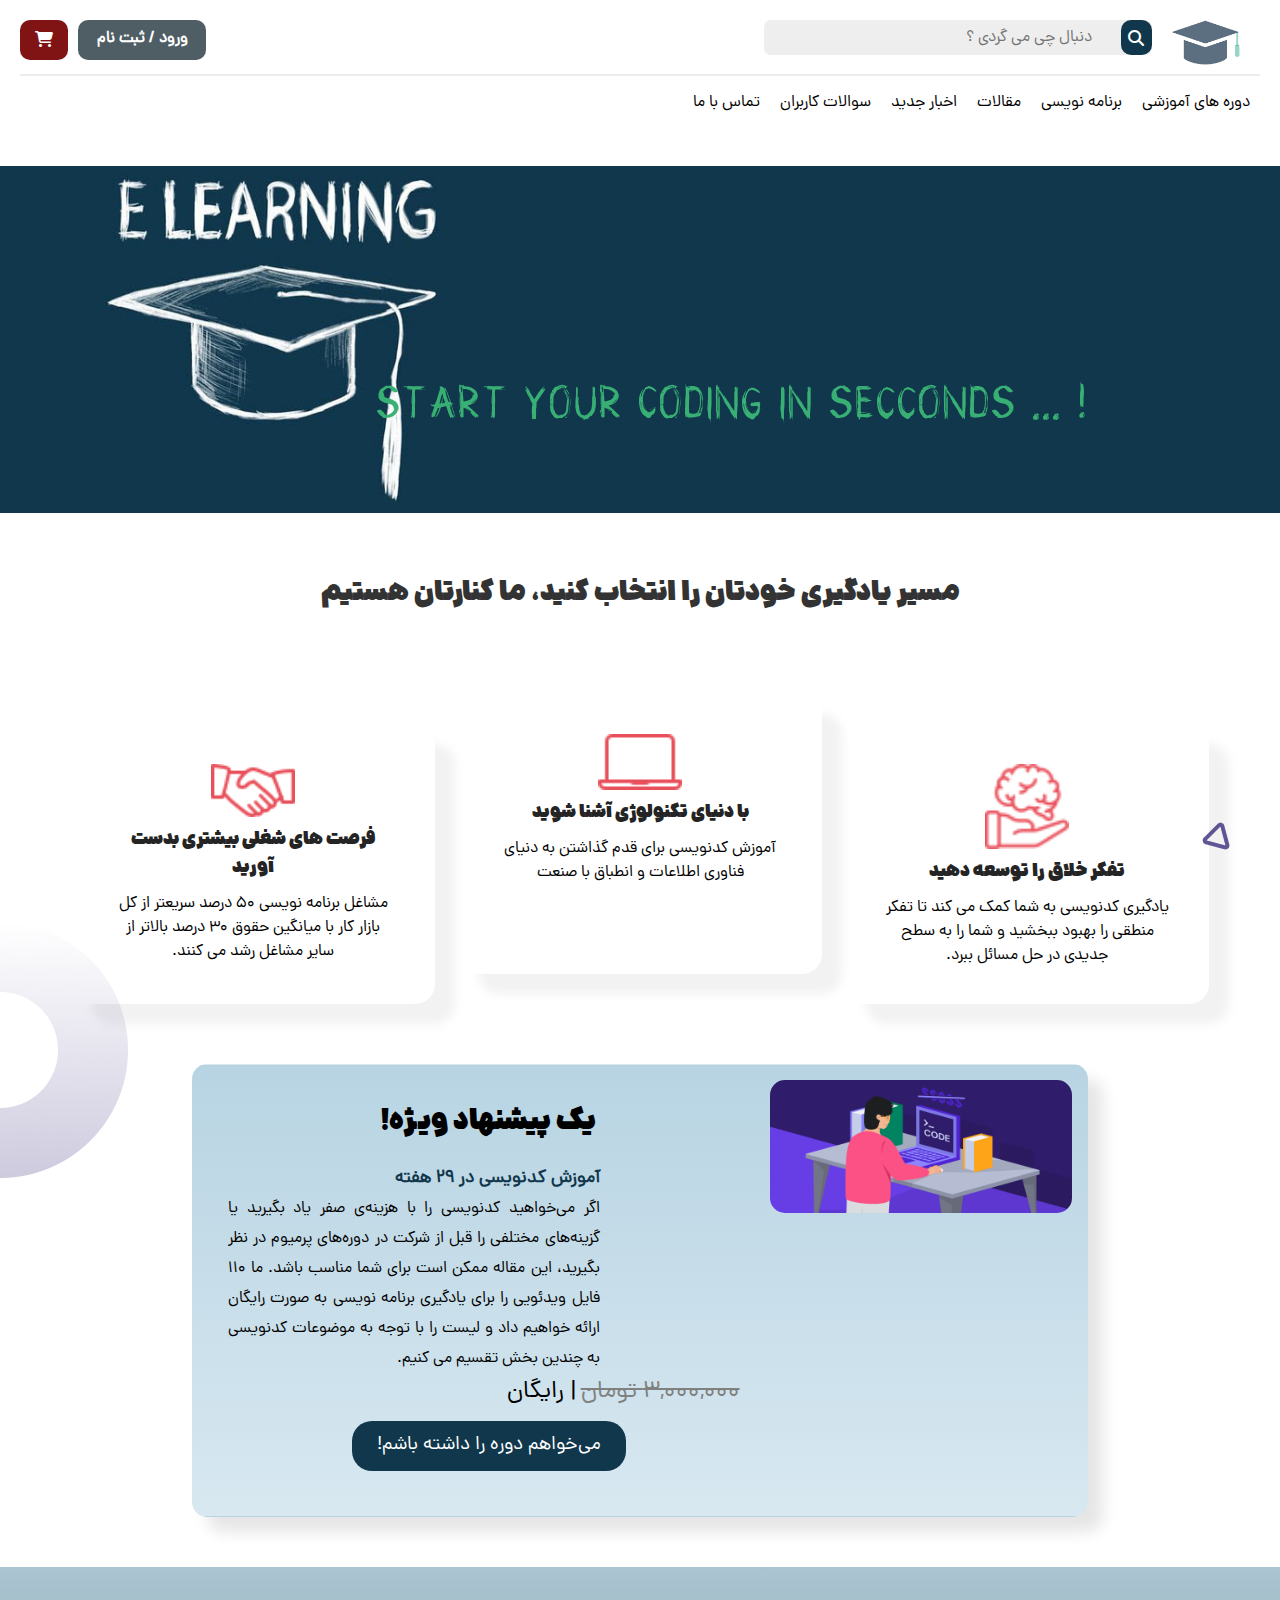
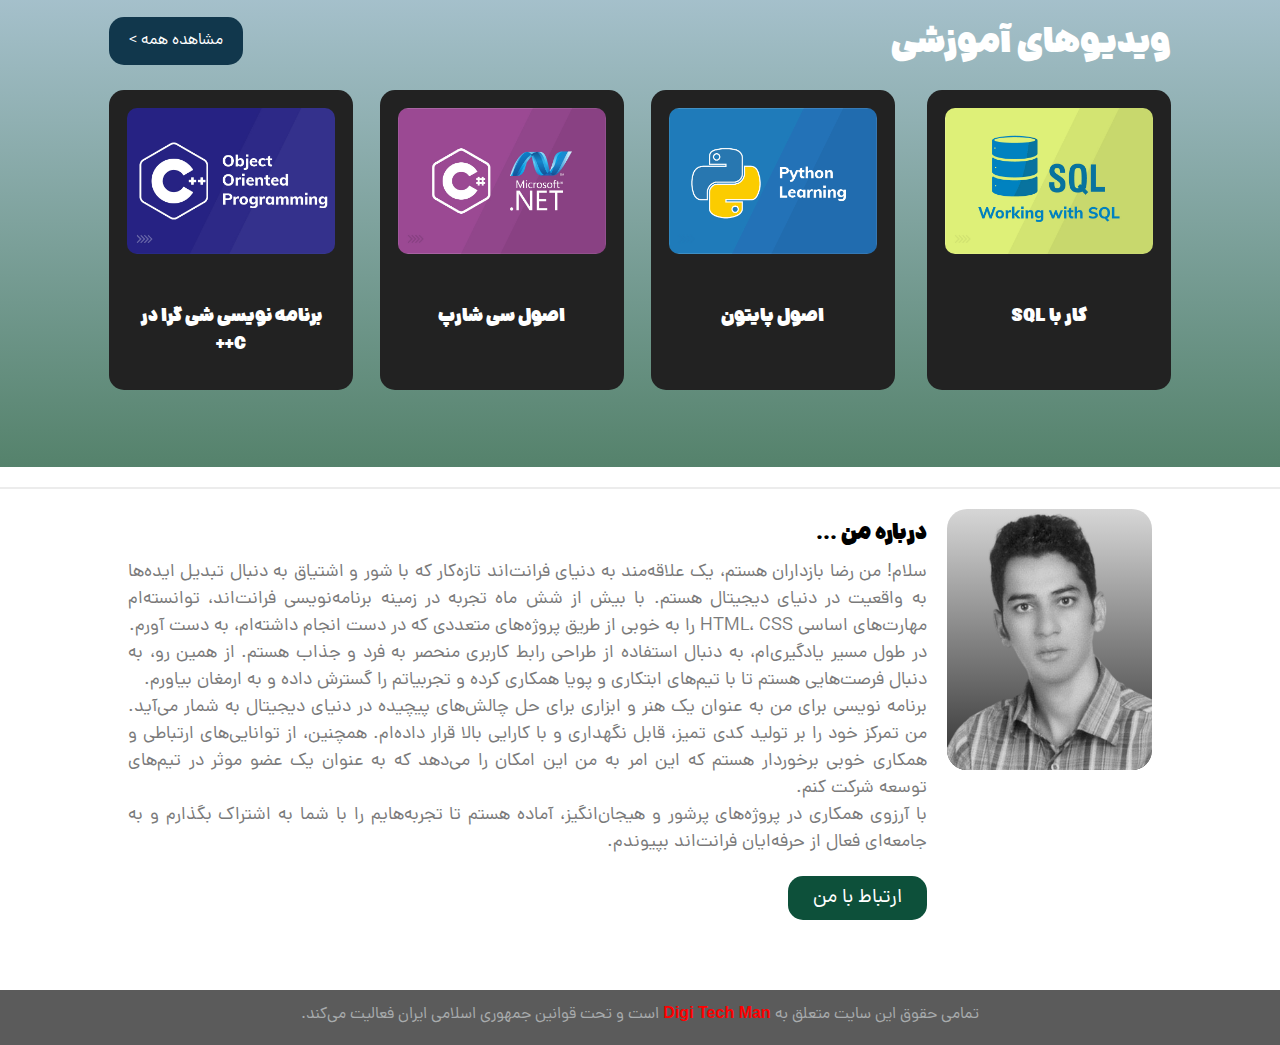
<file: CSS Layout Project - My Edition/Index.html>
<!DOCTYPE html>
<html lang="en">
	<head>
		<meta charset="UTF-8" />
		<meta name="viewport" content="width=device-width, initial-scale=1.0" />
		<title>CSS Layout Project</title>
		<link
			rel="stylesheet"
			href="https://fonts.googleapis.com/css2?family=Material+Symbols+Outlined:opsz,wght,FILL,GRAD@48,400,0,0"
		/>
		<link
			rel="stylesheet"
			href="https://cdnjs.cloudflare.com/ajax/libs/font-awesome/6.4.0/css/all.min.css"
		/>
		<link rel="stylesheet" href="main.css" />
	</head>
	<body>
		<div class="container">
			<div class="header">
				<div class="btn-shopping">
					<i class="fa-solid fa-cart-shopping center"></i>
				</div>

				<div class="btn-login">
					<a href="http://www.google.com">
						<span class="">ورود / ثبت نام</span>
					</a>
				</div>

				<div class="search-box">
					<input class="search-text" placeholder="دنبال چی می گردی ؟" />
					<div class="search-btn">
						<a href="http://www.google.com">
							<i class="fa-solid fa-magnifying-glass"></i>
						</a>
					</div>
				</div>

				<div class="logo"><img src="images2/logo.png" alt="logo-pic" /></div>
				<div class="clearfix"></div>
				<div class="brake-line"></div>
				<!-- Nav Bar -->
				<div class="navbar">
					<a href="#products">
						<p>دوره های آموزشی</p>
					</a>
					<a href="#videoes">
						<p>برنامه نویسی</p>
					</a>
					<a href="#docs">
						<p>مقالات</p>
					</a>
					<a href="#goldens">
						<p>اخبار جدید</p>
					</a>
					<a href="#about">
						<p>سوالات کاربران</p>
					</a>
					<a href="#contacts">
						<p>تماس با ما</p>
					</a>
				</div>
				<!-- Nav Bar -->
			</div>

			<div class="main">
				<div class="hero-section">
					<div class="hero-title">
						<p>Start Your Coding in Secconds ... !</p>
					</div>
					<img
						src="images2/e-learning-concept-graduation-cap-blue-background_218381-5079.jpg"
						alt="seo-pic"
					/>
				</div>

				<div class="learning">
					<div class="back-images">
						<img class="poly" src="images/dot-poly.png" alt="poly" />
						<img class="ring" src="images/blue-ring.png" alt="ring" />
					</div>
					<div class="learning-box">
						<p class="learning-title">مسیر یادگیری خودتان را انتخاب کنید، ما کنارتان هستیم</p>

						<div class="learning-content">
							<div class="online">
								<img src="images2/phat-trien-tu-duy-sang-tao.png" alt="analis" />
								<p class="image-box-title">تفکر خلاق را توسعه دهید</p>
								<p class="image-box-description">
									یادگیری کدنویسی به شما کمک می کند تا تفکر منطقی را بهبود ببخشید و شما را به سطح
									جدیدی در حل مسائل ببرد.
								</p>
							</div>
							<div class="seo">
								<img src="images2/lam-quen-cong-nghe.png" alt="seo" />
								<p class="image-box-title">با دنیای تکنولوژی آشنا شوید</p>
								<p class="image-box-description">
									آموزش کدنویسی برای قدم گذاشتن به دنیای فناوری اطلاعات و انطباق با صنعت
								</p>
							</div>
							<div class="digital">
								<img src="images2/mo-rong-co-hoi-nghe-nghiep.png" alt="online" />
								<p class="image-box-title">فرصت های شغلی بیشتری بدست آورید</p>
								<p class="image-box-description">
									مشاغل برنامه نویسی 50 درصد سریعتر از کل بازار کار با میانگین حقوق 30 درصد بالاتر
									از سایر مشاغل رشد می کنند.
								</p>
							</div>
						</div>
					</div>
				</div>
				<!-- Seo Contents -->
				<div class="seo">
					<div class="seo-box">
						<img class="seo-box-right" src="images2/learn-coding-online-for-free.webp" alt="" />
						<div class="seo-box-left">
							<p class="seo-box-left-title">یک پیشنهاد ویژه!</p>
							<div class="seo-box-left-desc">
								<p>آموزش کدنویسی در 29 هفته</p>
								<p>
									اگر می‌خواهید کدنویسی را با هزینه‌ی صفر یاد بگیرید یا گزینه‌های مختلفی را قبل از
									شرکت در دوره‌های پرمیوم در نظر بگیرید، این مقاله ممکن است برای شما مناسب باشد. ما
									110 فایل ویدئویی را برای یادگیری برنامه نویسی به صورت رایگان ارائه خواهیم داد و
									لیست را با توجه به موضوعات کدنویسی به چندین بخش تقسیم می کنیم.
								</p>
							</div>
							<div class="seo-box-price">
								<p class="seo-box-price-discount">3,000,000 تومان</p>
								<p class="seo-box-price-real">| رایگان</p>
							</div>

							<div class="seo-box-buy">
								<a href="#BUY">می‌خواهم دوره را داشته باشم!</a>
							</div>
						</div>
						<div class="clearfix"></div>
					</div>
				</div>
				<!-- Seo Contents -->

				<!-- Videoes -->
				<div class="videoes">
					<div class="video-box">
						<div class="video-back-top">
							<a href="#ViewAll" class="view-all">
								<p>مشاهده همه ></p>
							</a>

							<p class="video-title">ویدیوهای آموزشی</p>
							<div class="clearfix"></div>
						</div>
						<div class="video-back-bottom">
							<a href=""
								><div class="video video1">
									<img src="images2/c++.jpg" alt="" />
									<p>برنامه نویسی شی گرا در C++</p>
								</div></a
							>
							<a href=""
								><div class="video video2">
									<img src="images2/Csharp.jpg" alt="" />
									<p>اصول سی شارپ</p>
								</div></a
							>
							<a href=""
								><div class="video video3">
									<img src="images2/python.jpg" alt="" />
									<p>اصول پایتون</p>
								</div></a
							>
							<a href="">
								<div class="video4">
									<img src="images2/sql.jpg" alt="" />
									<p>کار با SQL</p>
								</div>
							</a>
						</div>
					</div>
				</div>

				<!-- Videoes -->
			</div>
			<div class="brake-line"></div>
			<!-- FOOTER -->
			<div class="footer">
				<!-- ABOUT -->
				<div class="about">
					<img src="images2/reza_pic-removebg-preview.png" alt="" class="about-image" />
					<div class="about-text">
						<div class="about-title"><p>درباره من ...</p></div>
						<div class="about-desc">
							<p>
								سلام! من رضا بازداران هستم، یک علاقه‌مند به دنیای فرانت‌اند تازه‌کار که با شور و
								اشتیاق به دنبال تبدیل ایده‌ها به واقعیت در دنیای دیجیتال هستم. با بیش از شش ماه
								تجربه در زمینه برنامه‌نویسی فرانت‌اند، توانسته‌ام مهارت‌های اساسی HTML، CSS را به
								خوبی از طریق پروژه‌های متعددی که در دست انجام داشته‌ام، به دست آورم.
							</p>
							<p>
								در طول مسیر یادگیری‌ام، به دنبال استفاده از طراحی رابط کاربری منحصر به فرد و جذاب
								هستم. از همین رو، به دنبال فرصت‌هایی هستم تا با تیم‌های ابتکاری و پویا همکاری کرده و
								تجربیاتم را گسترش داده و به ارمغان بیاورم.
							</p>
							<p>
								برنامه نویسی برای من به عنوان یک هنر و ابزاری برای حل چالش‌های پیچیده در دنیای
								دیجیتال به شمار می‌آید. من تمرکز خود را بر تولید کدی تمیز، قابل نگهداری و با کارایی
								بالا قرار داده‌ام. همچنین، از توانایی‌های ارتباطی و همکاری خوبی برخوردار هستم که این
								امر به من این امکان را می‌دهد که به عنوان یک عضو موثر در تیم‌های توسعه شرکت کنم.
							</p>
							<p>
								با آرزوی همکاری در پروژه‌های پرشور و هیجان‌انگیز، آماده هستم تا تجربه‌هایم را با شما
								به اشتراک بگذارم و به جامعه‌ای فعال از حرفه‌ایان فرانت‌اند بپیوندم.
							</p>
						</div>
						<a href="#about" class="about-btn">ارتباط با من</a>
					</div>
					<div class="clearfix"></div>
				</div>
				<!-- ABOUT -->

				<div class="copyright">
					<p>
						تمامی حقوق این سایت متعلق به <span>Digi Tech Man</span> است و تحت قوانین جمهوری اسلامی
						ایران فعالیت می‌کند.
					</p>
				</div>
			</div>
			<!-- FOOTER -->
		</div>
	</body>
</html>
</file>
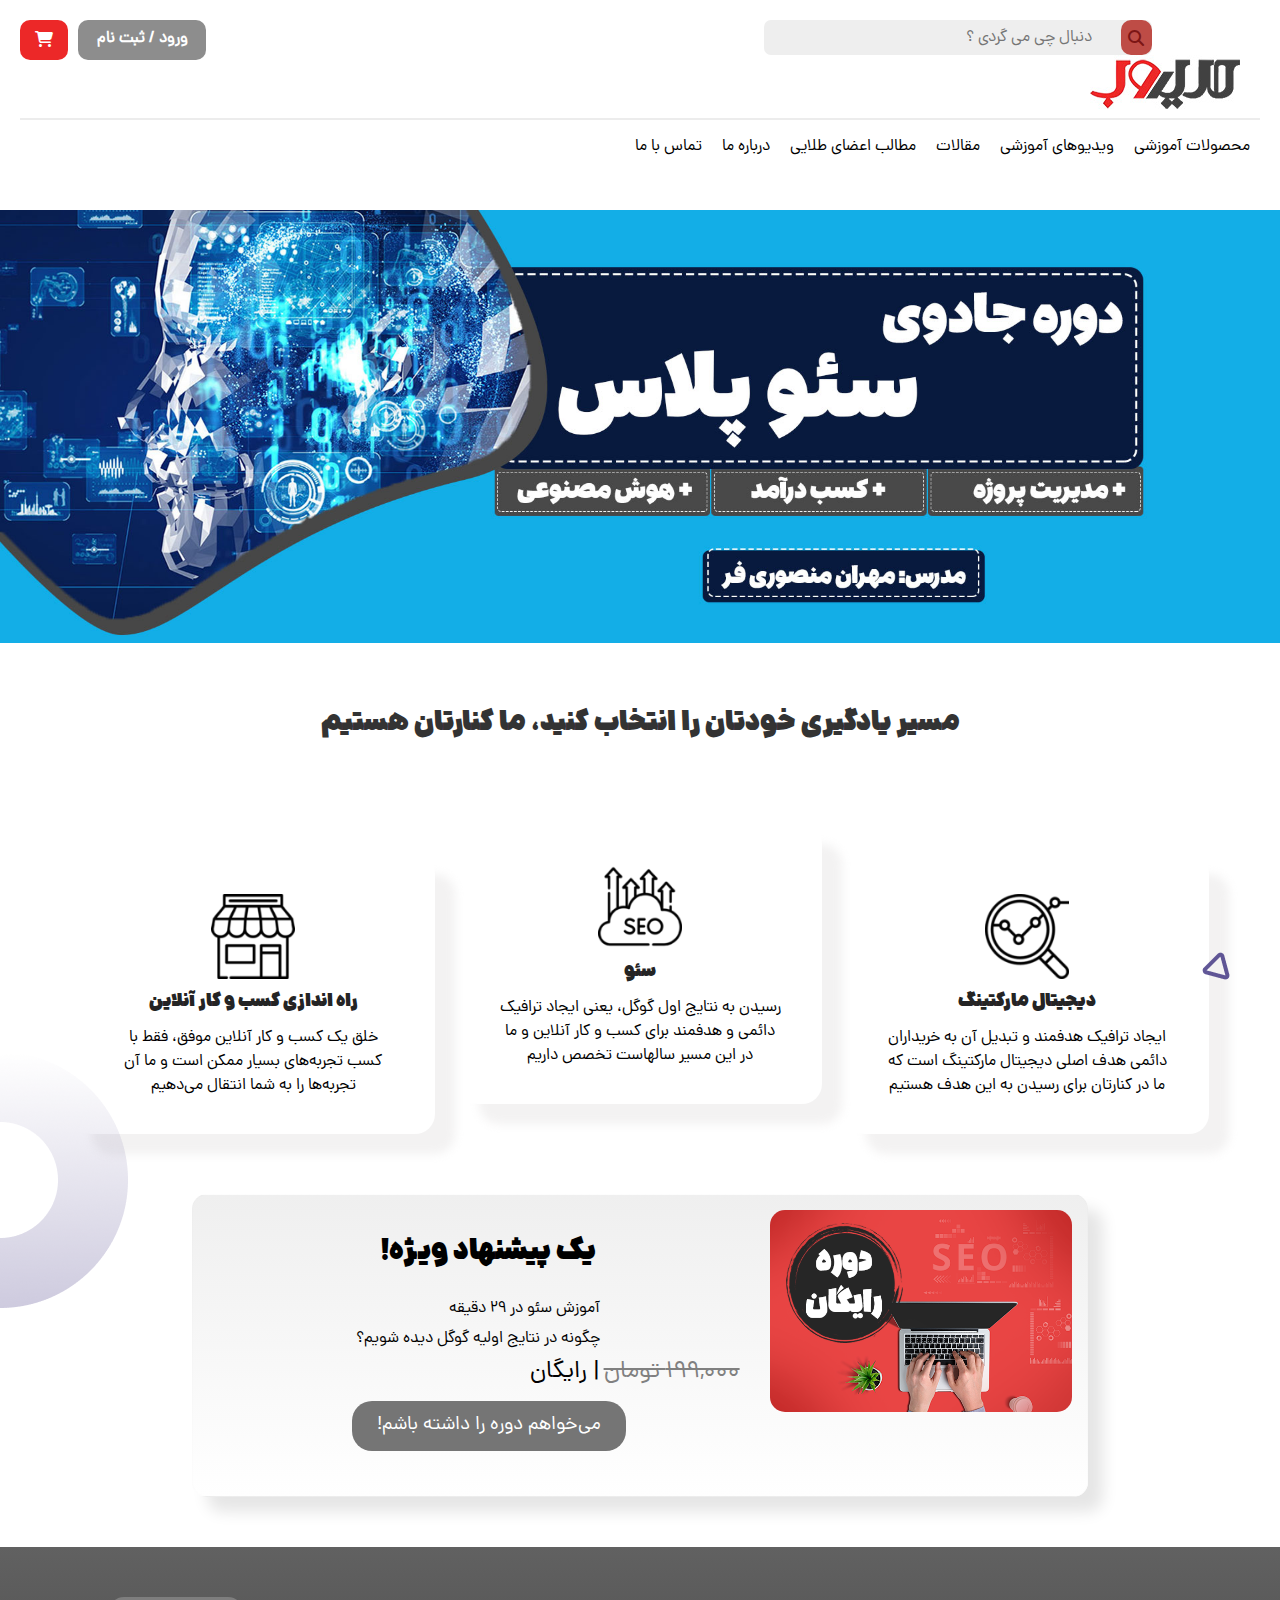
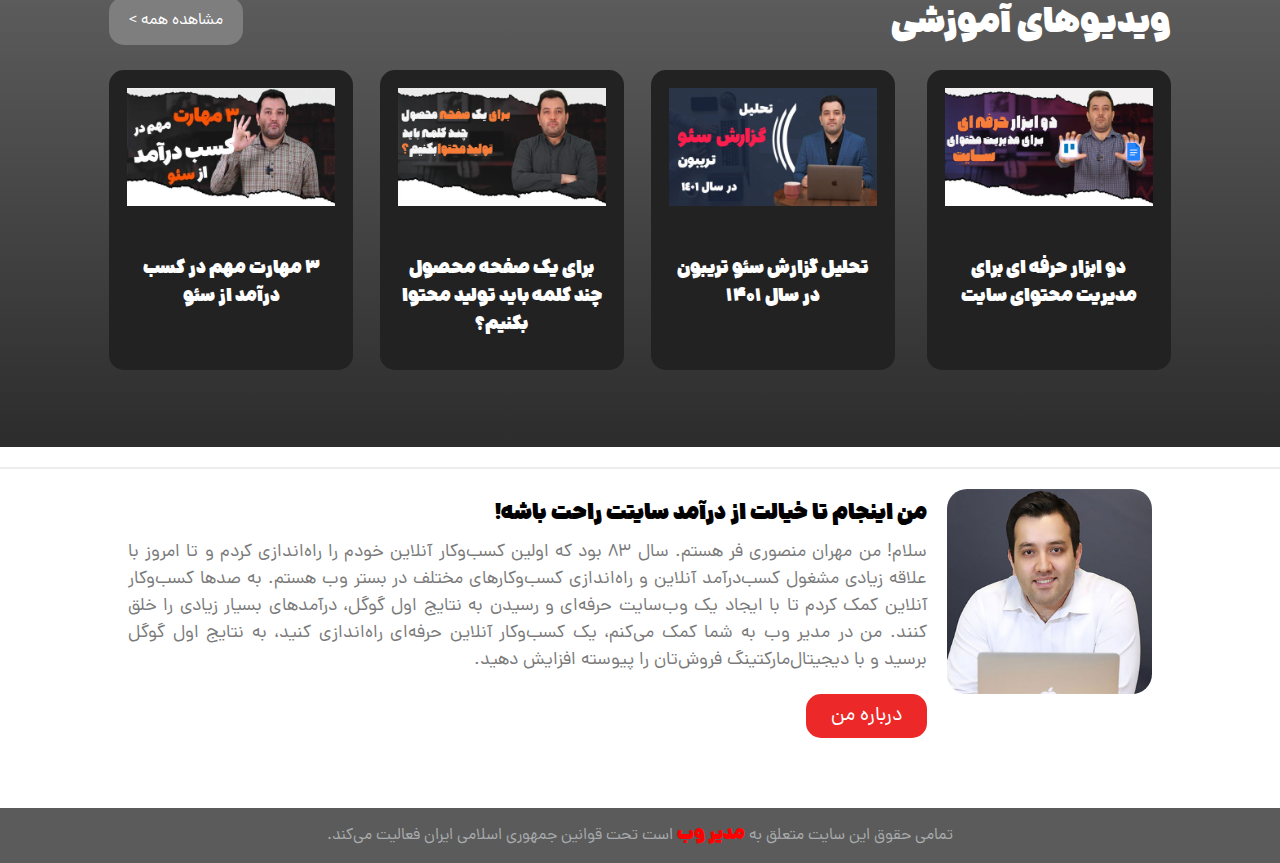
<file: CSS Layout Project/Index.html>
<!DOCTYPE html>
<html lang="en">
	<head>
		<meta charset="UTF-8" />
		<meta name="viewport" content="width=device-width, initial-scale=1.0" />
		<title>CSS Layout Project</title>
		<link
			rel="stylesheet"
			href="https://fonts.googleapis.com/css2?family=Material+Symbols+Outlined:opsz,wght,FILL,GRAD@48,400,0,0"
		/>
		<link
			rel="stylesheet"
			href="https://cdnjs.cloudflare.com/ajax/libs/font-awesome/6.4.0/css/all.min.css"
		/>
		<link rel="stylesheet" href="main.css" />
	</head>
	<body>
		<div class="container">
			<div class="header">
				<div class="btn-shopping">
					<i class="fa-solid fa-cart-shopping center"></i>
				</div>

				<div class="btn-login">
					<a href="http://www.google.com">
						<span class="">ورود / ثبت نام</span>
					</a>
				</div>

				<div class="search-box">
					<input class="search-text" placeholder="دنبال چی می گردی ؟" />
					<div class="search-btn">
						<a href="http://www.google.com">
							<i class="fa-solid fa-magnifying-glass"></i>
						</a>
					</div>
				</div>

				<div class="logo"><img src="images/logo.jpg" alt="logo-pic" /></div>
				<div class="clearfix"></div>
				<div class="brake-line"></div>
				<!-- Nav Bar -->
				<div class="navbar">
					<a href="#products">
						<p>محصولات آموزشی</p>
					</a>
					<a href="#videoes">
						<p>ویدیوهای آموزشی</p>
					</a>
					<a href="#docs">
						<p>مقالات</p>
					</a>
					<a href="#goldens">
						<p>مطالب اعضای طلایی</p>
					</a>
					<a href="#about">
						<p>درباره ما</p>
					</a>
					<a href="#contacts">
						<p>تماس با ما</p>
					</a>
				</div>
				<!-- Nav Bar -->
			</div>

			<div class="main">
				<div class="hero-section">
					<img src="images/seo-magic-plus-slider.jpg" alt="seo-pic" />
				</div>

				<div class="learning">
					<div class="back-images">
						<img class="poly" src="images/dot-poly.png" alt="poly" />
						<img class="ring" src="images/blue-ring.png" alt="ring" />
					</div>
					<div class="learning-box">
						<p class="learning-title">مسیر یادگیری خودتان را انتخاب کنید، ما کنارتان هستیم</p>

						<div class="learning-content">
							<div class="online">
								<img src="images/analysis-100x100.png" alt="analis" />
								<p class="image-box-title">دیجیتال مارکتینگ</p>
								<p class="image-box-description">
									ایجاد ترافیک هدفمند و تبدیل آن به خریداران دائمی هدف اصلی دیجیتال مارکتینگ است که
									ما در کنارتان برای رسیدن به این هدف هستیم
								</p>
							</div>
							<div class="seo">
								<img src="images/seo-100x100.png" alt="seo" />
								<p class="image-box-title">سئو</p>
								<p class="image-box-description">
									رسیدن به نتایج اول گوگل، یعنی ایجاد ترافیک دائمی و هدفمند برای کسب و کار آنلاین و
									ما در این مسیر سالهاست تخصص داریم
								</p>
							</div>
							<div class="digital">
								<img src="images/online-shop-100x100.png" alt="online" />
								<p class="image-box-title">راه اندازی کسب و کار آنلاین</p>
								<p class="image-box-description">
									خلق یک کسب و کار آنلاین موفق، فقط با کسب تجربه‌های بسیار ممکن است و ما آن تجربه‌ها
									را به شما انتقال می‌دهیم
								</p>
							</div>
						</div>
					</div>
				</div>
				<!-- Seo Contents -->
				<div class="seo">
					<div class="seo-box">
						<img class="seo-box-right" src="images/seo2.png" alt="" />
						<div class="seo-box-left">
							<p class="seo-box-left-title">یک پیشنهاد ویژه!</p>
							<div class="seo-box-left-desc">
								<p>آموزش سئو در 29 دقیقه</p>
								<p>چگونه در نتایج اولیه گوگل دیده شویم؟</p>
							</div>
							<div class="seo-box-price">
								<p class="seo-box-price-discount">199,000 تومان</p>
								<p class="seo-box-price-real">| رایگان</p>
							</div>

							<div class="seo-box-buy">
								<a href="#BUY">می‌خواهم دوره را داشته باشم!</a>
							</div>
						</div>
						<div class="clearfix"></div>
					</div>
				</div>
				<!-- Seo Contents -->

				<!-- Videoes -->
				<div class="videoes">
					<div class="video-box">
						<div class="video-back-top">
							<a href="#ViewAll" class="view-all">
								<p>مشاهده همه ></p>
							</a>

							<p class="video-title">ویدیوهای آموزشی</p>
							<div class="clearfix"></div>
						</div>
						<div class="video-back-bottom">
							<a href=""
								><div class="video1">
									<img src="images/video1.jpg" alt="" />
									<p>3 مهارت مهم در کسب درآمد از سئو</p>
								</div></a
							>
							<a href=""
								><div class="video2">
									<img src="images/video2.jpg" alt="" />
									<p>برای یک صفحه محصول چند کلمه باید تولید محتوا بکنیم؟</p>
								</div></a
							>
							<a href=""
								><div class="video3">
									<img src="images/video3.jpg" alt="" />
									<p>تحلیل گزارش سئو تریبون در سال 1401</p>
								</div></a
							>
							<a href="">
								<div class="video4">
									<img src="images/video4.jpg" alt="" />
									<p>دو ابزار حرفه ای برای مدیریت محتوای سایت</p>
								</div>
							</a>
						</div>
					</div>
				</div>

				<!-- Videoes -->
			</div>
			<div class="brake-line"></div>
			<!-- FOOTER -->
			<div class="footer">
				<!-- ABOUT -->
				<div class="about">
					<img src="images/mmf.jpg" alt="" class="about-image" />
					<div class="about-text">
						<div class="about-title"><p>من اینجام تا خیالت از درآمد سایتت راحت باشه!</p></div>
						<div class="about-desc">
							<p>
								سلام! من مهران منصوری فر هستم. سال ۸۳ بود که اولین کسب‌وکار‌ آنلاین خودم را
								راه‌اندازی کردم و تا امروز با علاقه زیادی مشغول کسب‌درآمد آنلاین و راه‌اندازی
								کسب‌وکار‌های مختلف در بستر وب هستم. به صدها کسب‌وکار آنلاین کمک کردم تا با ایجاد یک
								وب‌سایت حرفه‌ای و رسیدن به نتایج اول گوگل، درآمدهای بسیار زیادی را خلق کنند. من در
								مدیر وب به شما کمک می‌کنم، یک کسب‌و‌کار‌ آنلاین حرفه‌ای راه‌اندازی کنید، به نتایج
								اول گوگل برسید و با دیجیتال‌مارکتینگ فروش‌تان را پیوسته افزایش دهید.
							</p>
						</div>
						<a href="#about" class="about-btn">درباره من</a>
					</div>
					<div class="clearfix"></div>
				</div>
				<!-- ABOUT -->

				<div class="copyright">
					<p>
						تمامی حقوق این سایت متعلق به <span>مدیر وب</span> است تحت قوانین جمهوری اسلامی ایران
						فعالیت می‌کند.
					</p>
				</div>
			</div>
			<!-- FOOTER -->
		</div>
	</body>
</html>
</file>
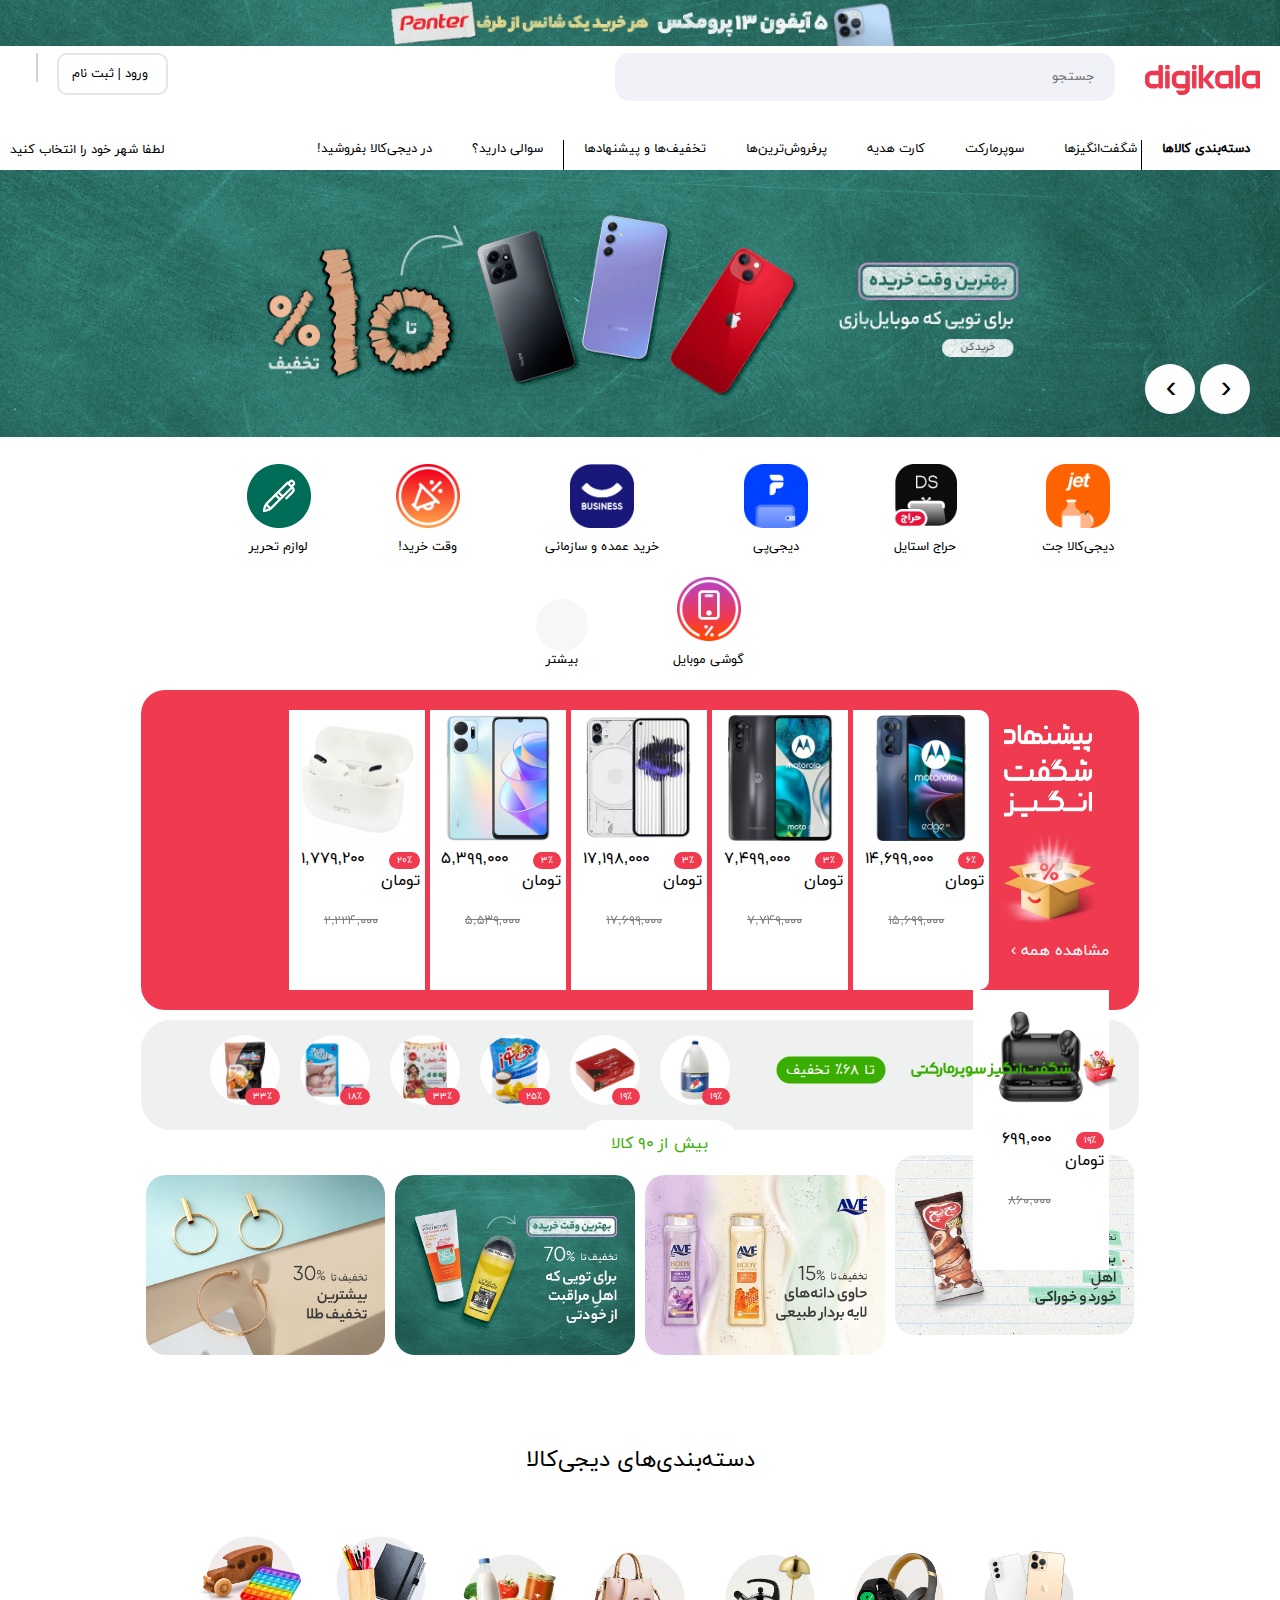
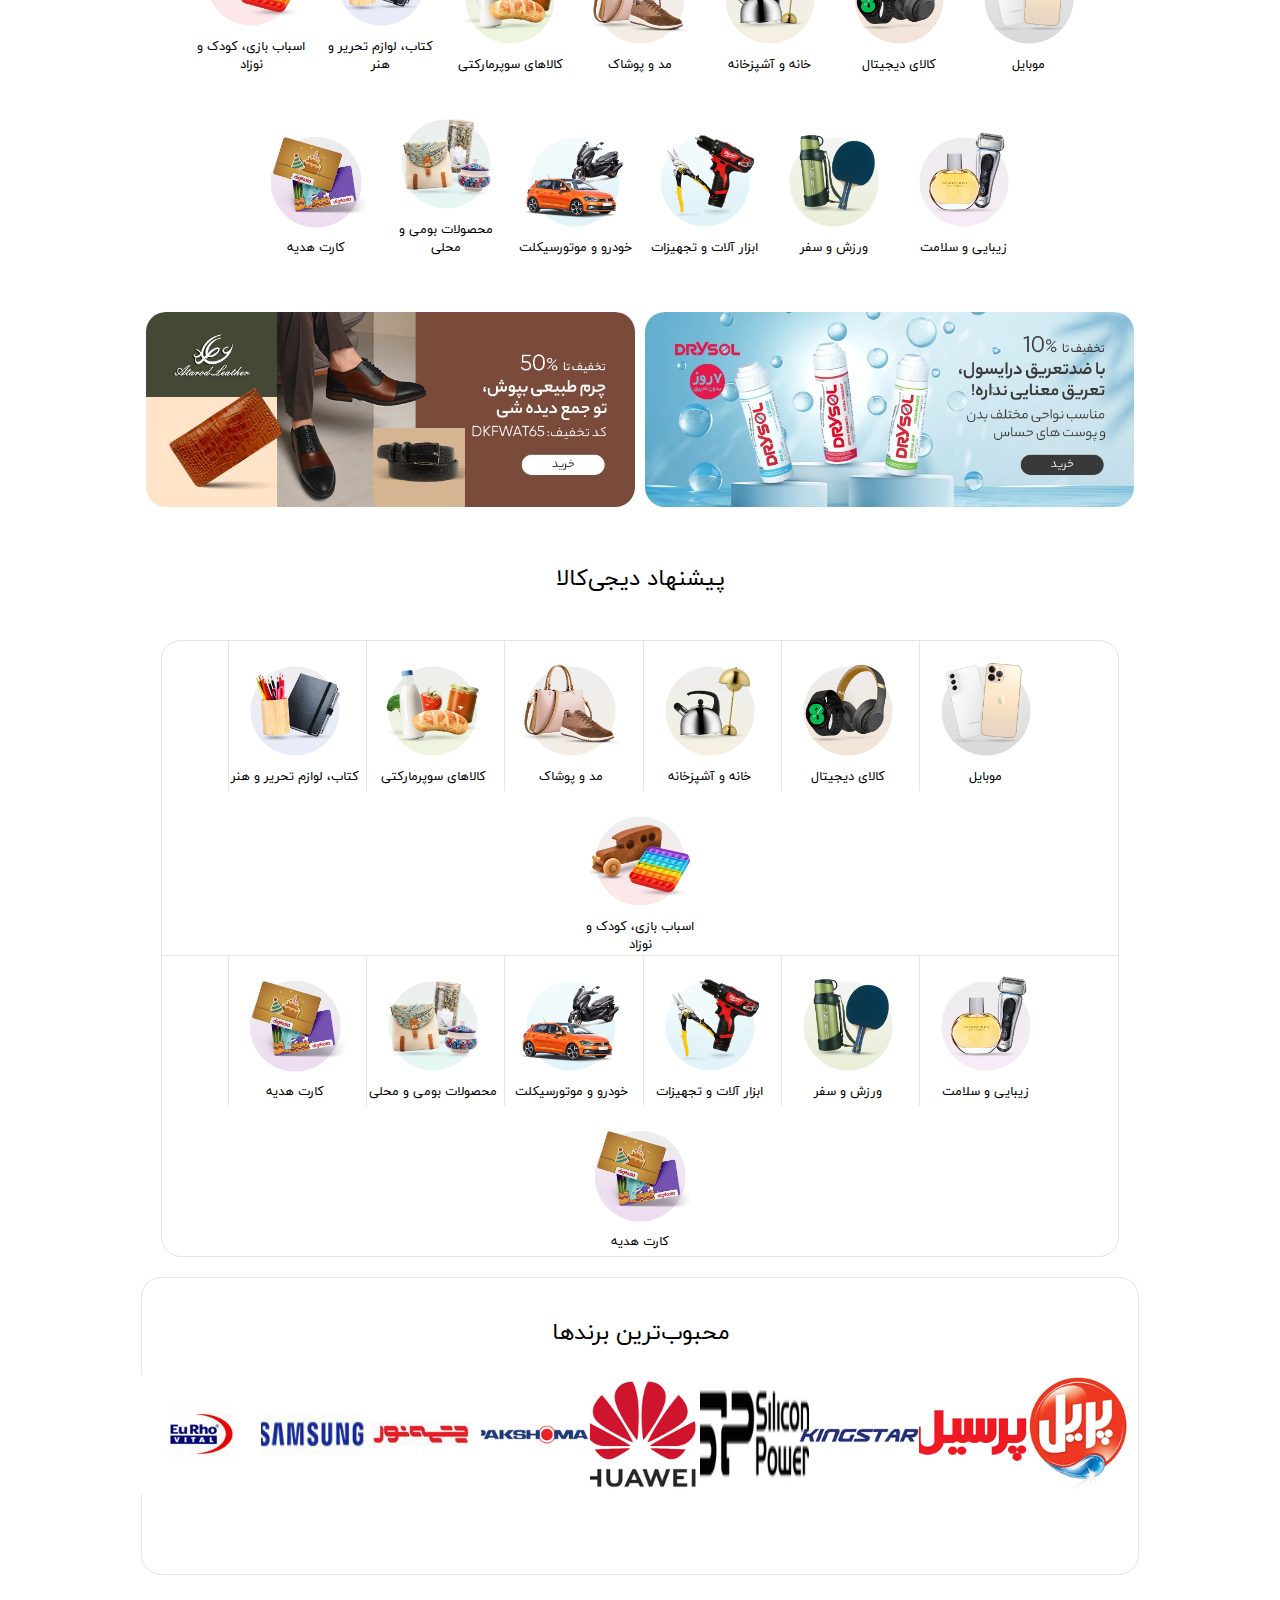
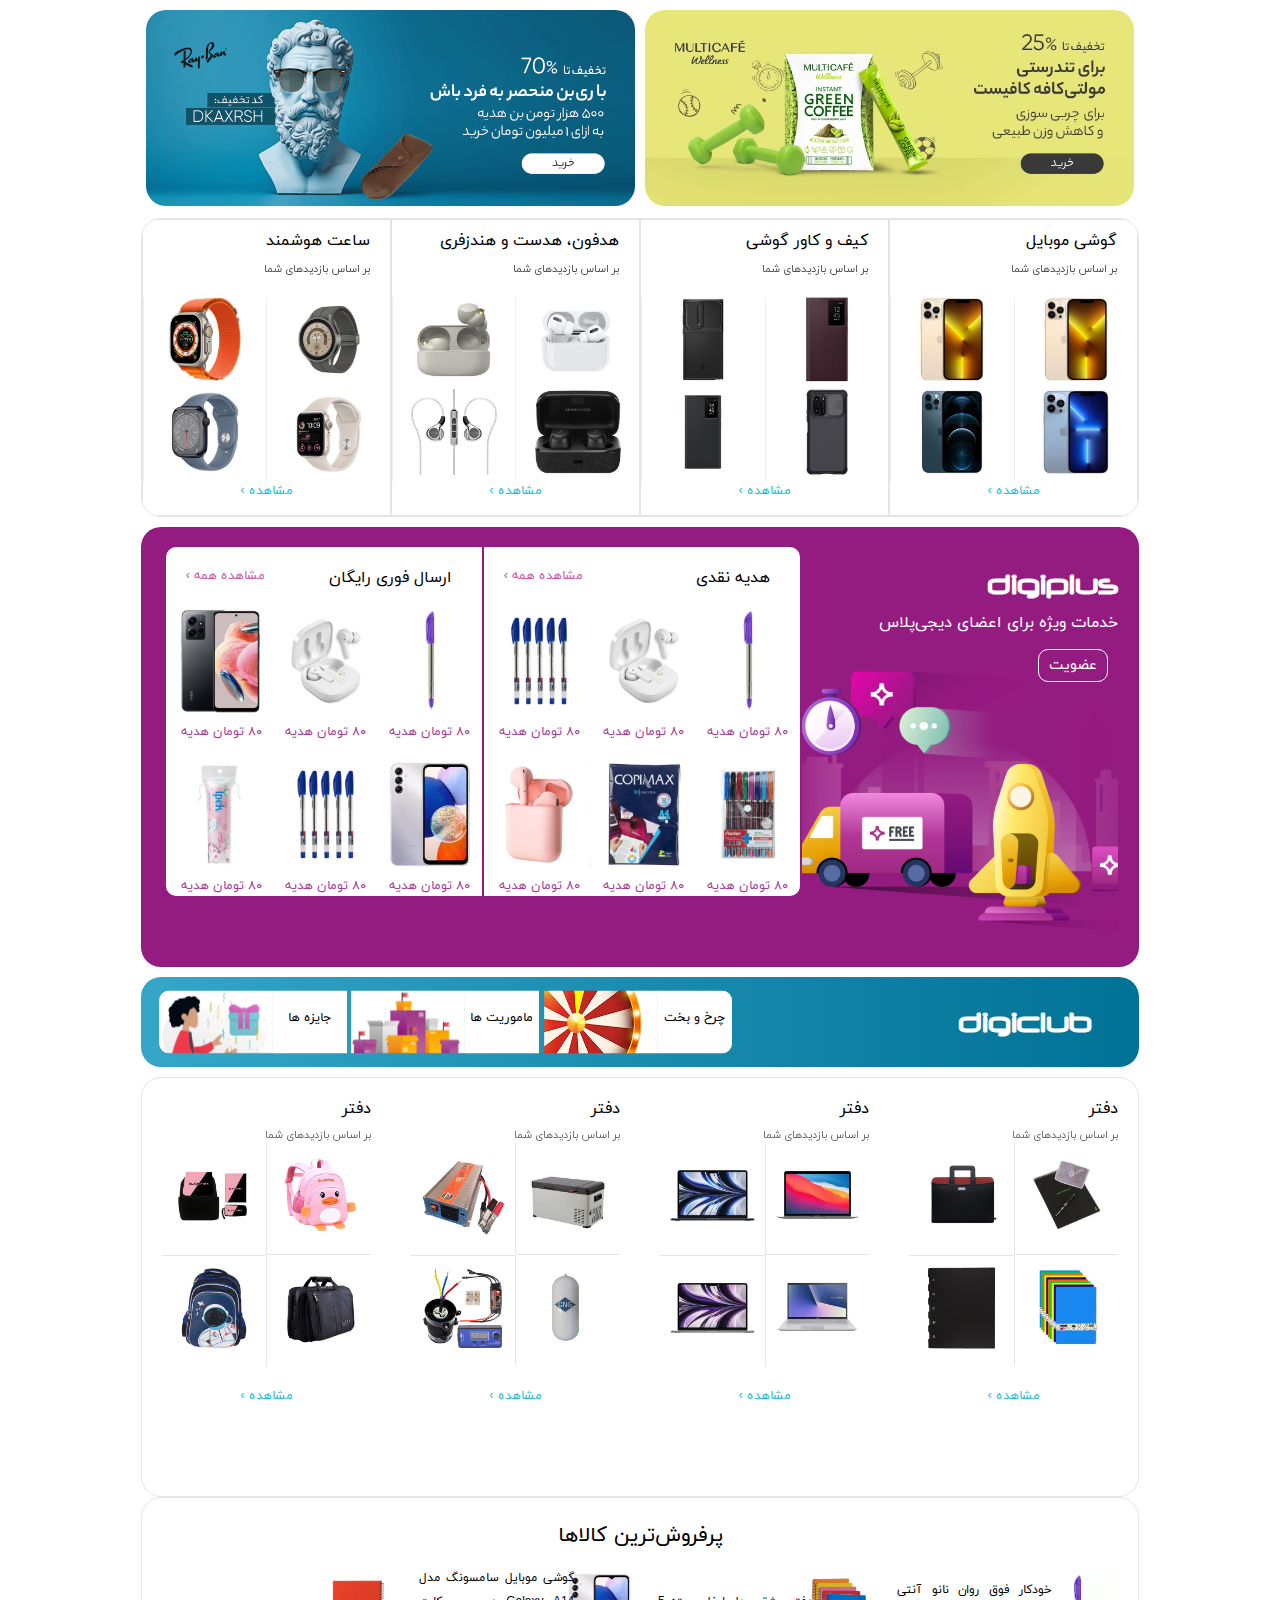
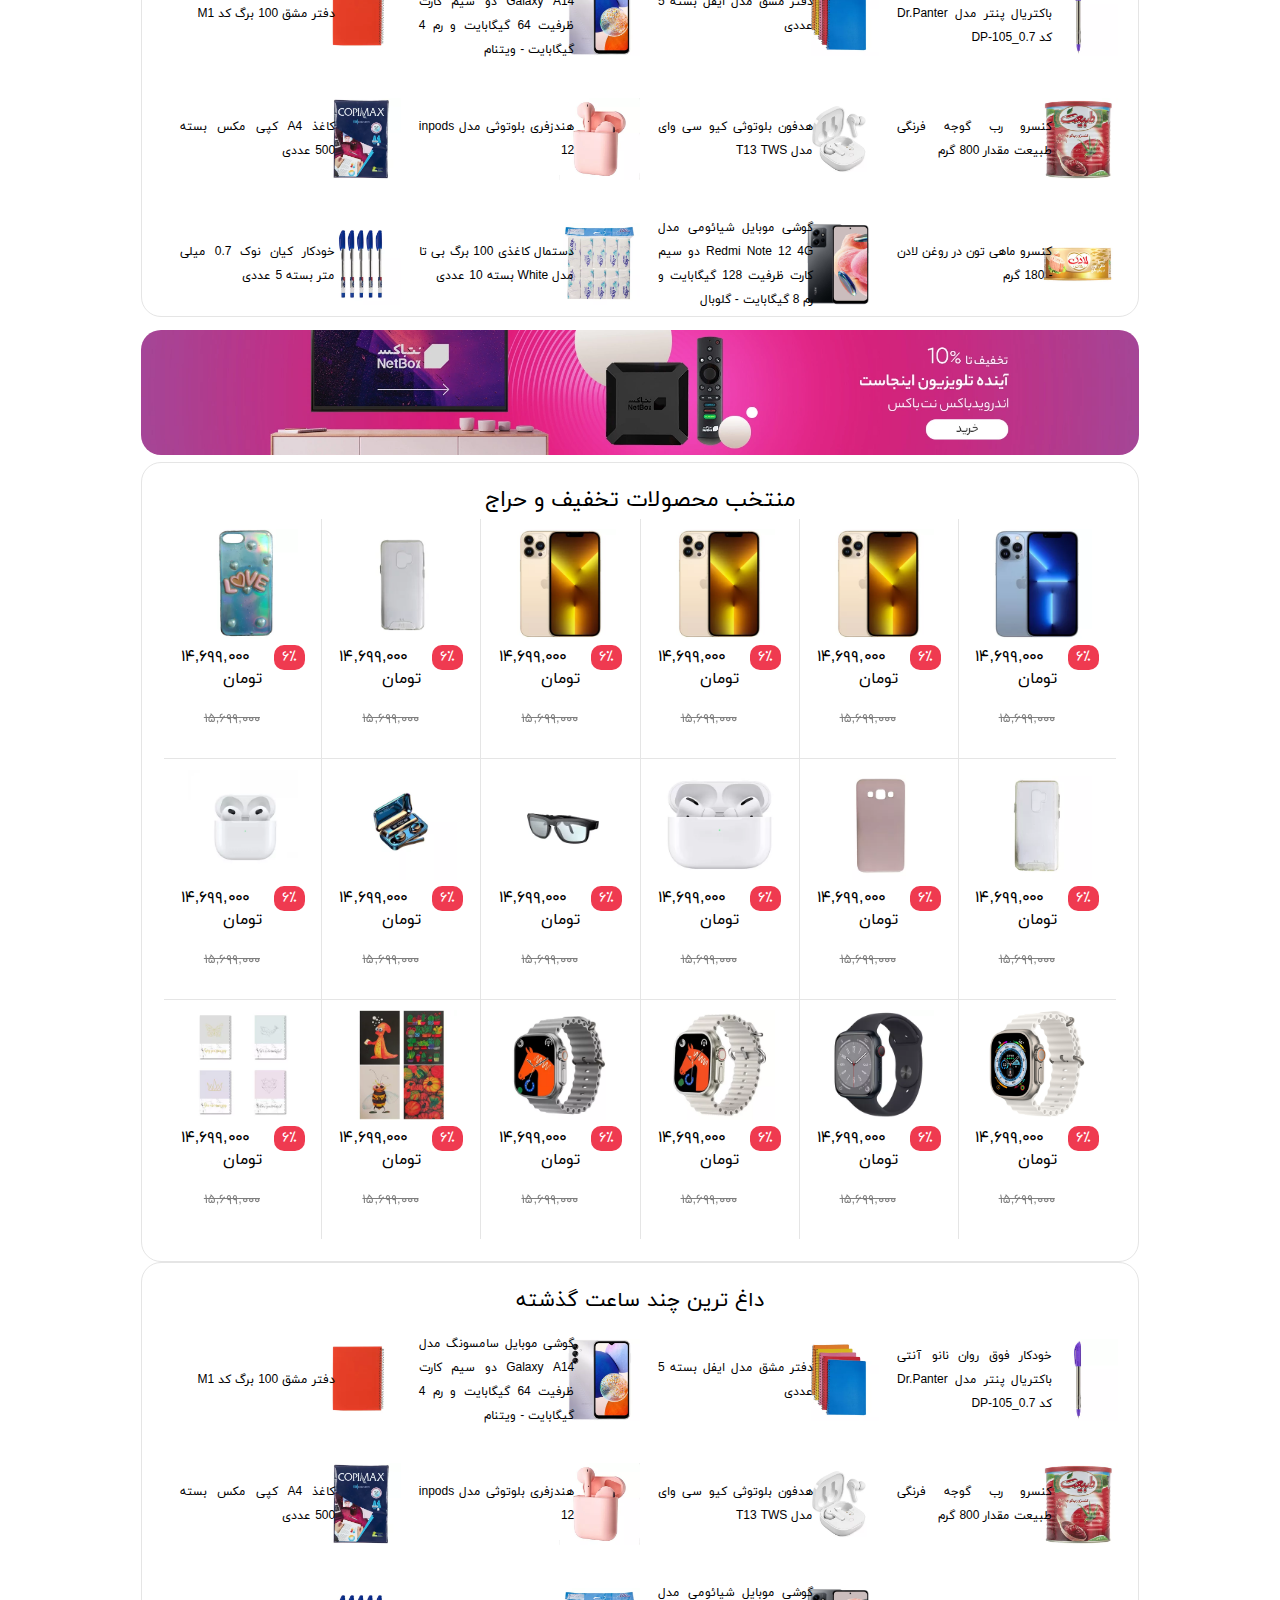
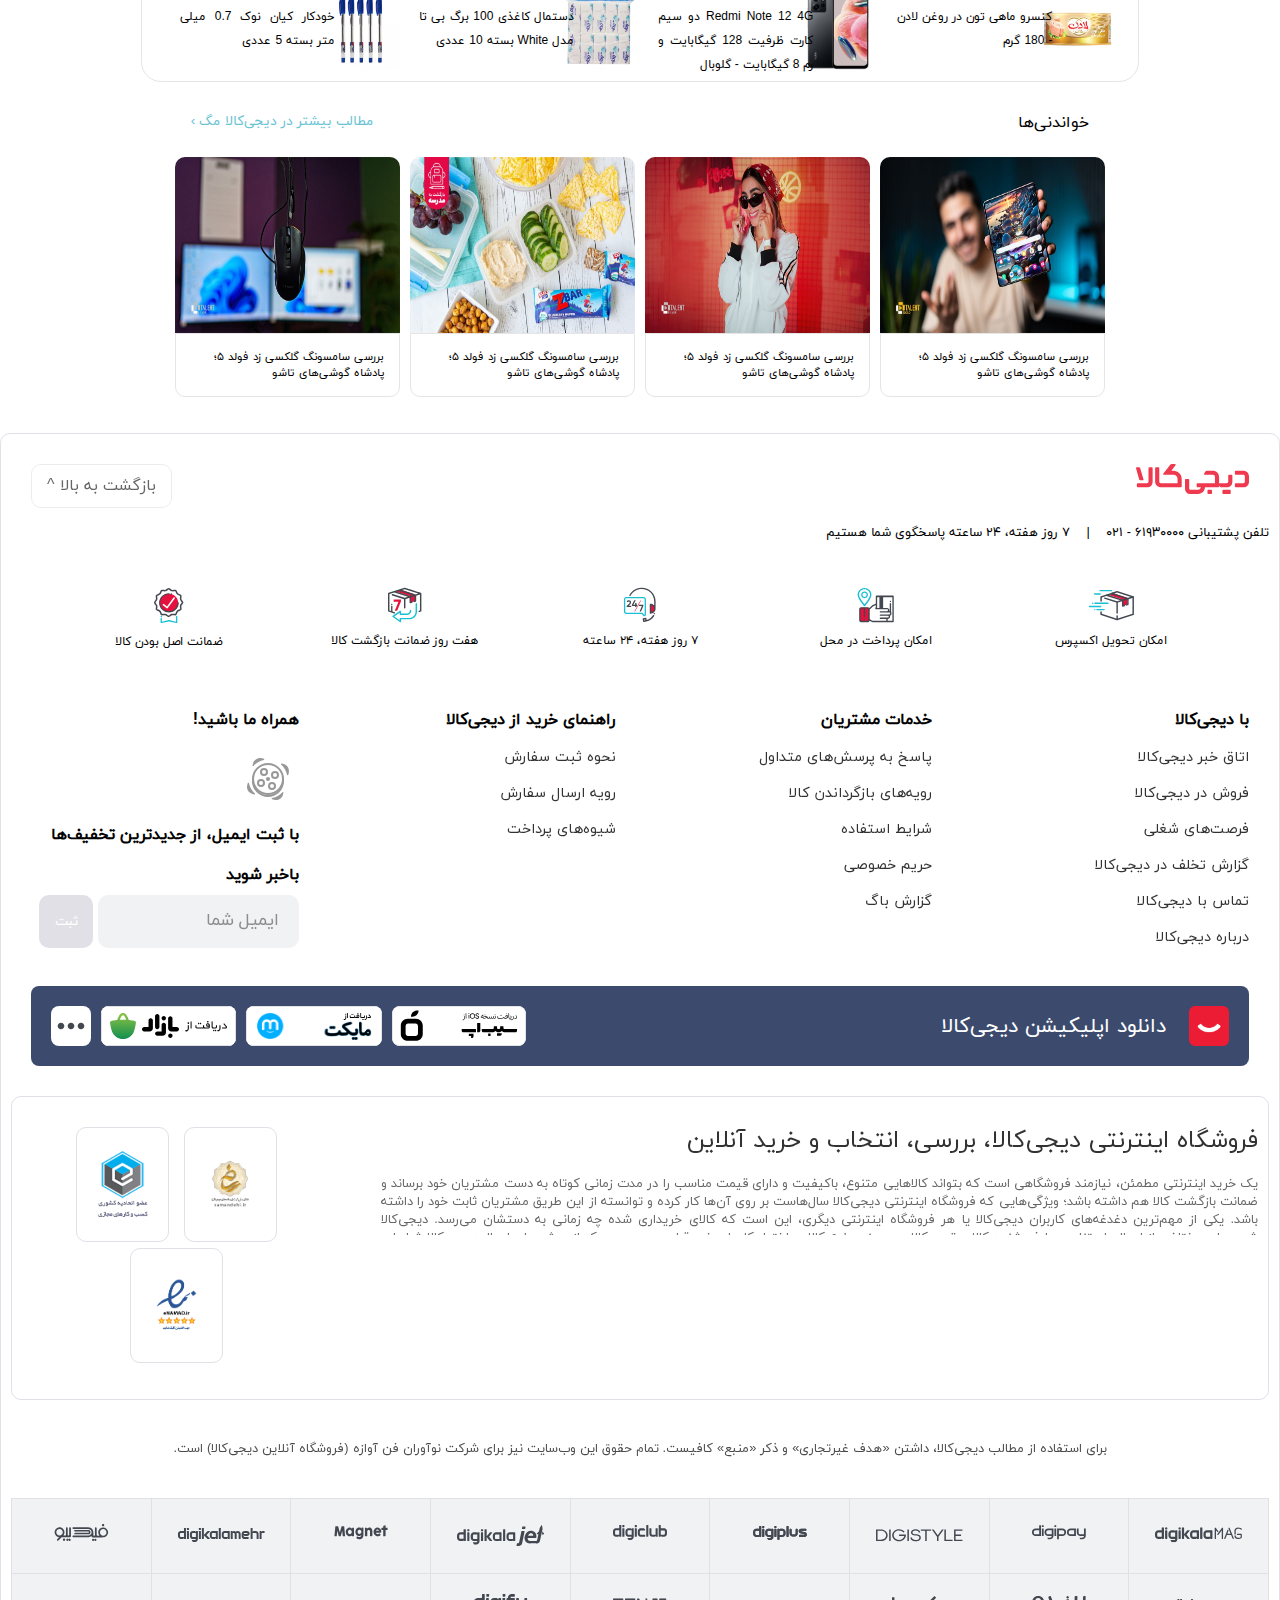
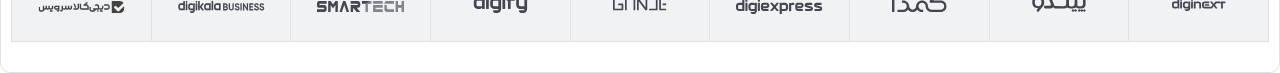
<file: Final Project digikala -Responsive/index.html>
<!DOCTYPE html>
<html lang="en">
  <head>
    <meta charset="UTF-8" />
    <meta name="viewport" content="width=device-width, initial-scale=3.0" />
    <title>Final Project DigiKala</title>
    <script defer src="https://friconix.com/cdn/friconix.js"></script>

    <link rel="stylesheet" href="main.css" />
  </head>
  <body>
    <div class="container">
      <!-- HEADER Start -->
      <div class="header">
        <div class="header-content">


          <div class="fixed-top">
            
          <img class="header-top-img" src="images/top-page.gif" alt="top-pic" />
          
          <div class="header-bar">
            
            
          <div class="header-content-left">
            <a class="portfolio" href="#portfo">
              <i class="fi-xnluxl-shopping-cart"></i>
            </a>
            <span class="ver-line1"></span>
            <a class="register" href="#register">
              <p>ورود | ثبت ‌نام</p>
              <i class="fi-xwsdxl-sign-in-solid"></i>
            </a>
          </div>
          

          <div class="header-content-right">
            <a href="http://digikala.com/"><img class="logo-image" src="images/logo.svg" alt="logo-pic" /></a>
            <div class="search-bar">
              <i class="fi-xnsuhl-search"></i>
              <input class="search-bar-input" placeholder="جستجو" type="text" />
            </div>
            
          </div>
          <div class="clearfix"></div>

        </div>
        <div class="clearfix"></div>
        </div>


          <div class="clearfix"></div>
          <div class="menu-content">
            <a href="#location"
              ><div class="location">
                <i class="fi-xnluxl-map-marker"></i>
                <span> لطفا شهر خود را انتخاب کنید </span>
              </div>
            </a>
            <div class="category-div">
              <div class="category-menu2">

              
              <a  class="category" href="">
                <i class="fi-xnsuxl-three-bars-solid"></i>
                <p>دسته‌بندی کالاها</p>
                <div class="underline2"></div>
              </a>

              <ul class="category-menu">
                <a href="#mobile-page">
                  <li class="mobile-li">موبایل

                  <div class="categoty-sub cat-mobile">
                    <a class="cat-viewall" href="">همه محصولات موبایل ›</a>
                    <div class="categoty-sub-col col1">

                      <table>
                        <thead><th><span class="vertical-line"></span><a href="">برندهای مختلف گوشی موبایل ›</a></th></thead>
                        <tbody>
                        <tr><td><a href="">گوشی اپل</a></td></tr>
                        <tr><td><a href="">گوشی سامسونگ</a></td></tr>
                        <tr><td><a href="">گوشی شیائومی</a></td></tr>
                        <tr><td><a href="">گوشی نوکیا</a></td></tr>
                        <tr><td><a href="">گوشی هواوی</a></td></tr>
                        <tr><td><a href="">گوشی آنر</a></td></tr>
                        <tr><td><a href="">گوشی موتورولا</a></td></tr>
                        <tr><td><a href="">گوشی ریلمی</a></td></tr>
                        <tr><td><a href="">گوشی ناتینگ</a></td></tr>
                        <tr><td><a href="">گوشی ارد</a></td></tr>
                        <tr><td><a href="">گوشی جی پلاس</a></td></tr>
                        <tr><td><a href="">گوشی وان پلاس</a></td></tr>
                        <tr><td><a href="">گوشی جی ال ایکس</a></td></tr>
                      </tbody>
                      </table>
                    </div>
                    <div class="categoty-sub-col col2">

                      <table>
                        <thead><th><span class="vertical-line"></span><a href="">گوشی براساس قیمت ›</a></th></thead>
                        <tbody>
                        <tr><td><a href="">گوشی تا 2 میلیون تومان</a></td></tr>
                        <tr><td><a href="">گوشی تا 5 میلیون تومان</a></td></tr>
                        <tr><td><a href="">گوشی تا 7 میلیون تومان</a></td></tr>
                        <tr><td><a href="">گوشی تا 15 میلیون تومان</a></td></tr>
                        <tr><td><a href="">گوشی بالای 15 میلیون تومان</a></td></tr>
                      </tbody>
                      </table>
                      <table>
                        <thead><th><span class="vertical-line"></span><a href="">گوشی براساس حافظه داخلی ›</a></th></thead>
                        <tbody>
                        <tr><td><a href="">گوشی تا 16 گیگابایت</a></td></tr>
                        <tr><td><a href="">گوشی تا 32 گیگابایت</a></td></tr>
                        <tr><td><a href="">گوشی تا 64 گیگابایت</a></td></tr>
                        <tr><td><a href="">گوشی تا 128 گیگابایت</a></td></tr>
                        <tr><td><a href="">گوشی تا 256 گیگابایت</a></td></tr>
                        <tr><td><a href="">گوشی تا 1 ترابایت</a></td></tr>
                      </tbody>
                      </table>
                    </div>

                    <div class="categoty-sub-col col3">
                      <table>
                        <thead><th><span class="vertical-line"></span><a href="">رزولوشن عکس ›</a></th></thead>
                        <tbody>
                            <tr><td><a href="">گوشی تا 13 مگاپیکسل</a></td></tr>
                            <tr><td><a href="">گوشی تا 16 مگاپیکسل</a></td></tr>
                            <tr><td><a href="">گوشی تا 48 مگاپیکسل</a></td></tr>
                            <tr><td><a href="">گوشی تا 64 مگاپیکسل</a></td></tr>
                            <tr><td><a href="">گوشی تا 108 مگاپیکسل</a></td></tr>
                        </tbody>
                    </table>
                    
                     
                    </div>


                    <div class="categoty-sub-col col4">

                      <table>
                        <thead><th><span class="vertical-line"></span><a href="">گوشی براساس کاربری ›</a></th></thead>
                        <tbody>
                            <tr><td><a href="">گوشی اقتصادی</a></td></tr>
                            <tr><td><a href="">گوشی میان رده</a></td></tr>
                            <tr><td><a href="">گوشی دانش آموزی</a></td></tr>
                            <tr><td><a href="">گوشی گیمینگ</a></td></tr>
                            <tr><td><a href="">گوشی پرچمدار</a></td></tr>
                            <tr><td><a href="">گوشی ضدآب</a></td></tr>
                            <tr><td><a href="">گوشی مناسب عکاسی</a></td></tr>
                            <tr><td><a href="">گوشی 5G</a></td></tr>
                            <tr><td><a href="">دو سیمکارت</a></td></tr>
                            <tr><td><a href="">Android (اندروید)</a></td></tr>
                            <tr><td><a href="">IOS</a></td></tr>
                            <tr><td><a href="">سایر سیستم عامل ها</a></td></tr>
                        </tbody>
                    </table>
                    
                    


                    </div>
                    
                  </div>
                </li>
                </a>


                <a href=""> <li class="digital-li">کالای دیجیتال


                  <div class="categoty-sub cat-digital">

                    <a class="cat-viewall" href="">همه محصولات کالای دیجیتال ›</a>
                
                <div class="categoty-sub-col col1">
                    <table>
                        <thead><th><span class="vertical-line"></span><a href="">لوازم جانبی گوشی ›</a></th></thead>
                        <tbody>
                            <tr><td><a href="">کیف و کاور گوشی</a></td></tr>
                            <tr><td><a href="">پاوربانک (شارژر همراه)</a></td></tr>
                            <tr><td><a href="">پایه نگهدارنده گوشی</a></td></tr>
                        </tbody>
                    </table>
                    <table>
                      <thead><th><span class="vertical-line"></span><a href="">کتابخوان فیدیبوک ›</a></th></thead>
                      <tbody>
                      </tbody>
                  </table>
                  <table>
                    <thead><th><span class="vertical-line"></span><a href="">لپ تاپ ›</a></th></thead>
                    <tbody>
                        <tr><td><a href="">اپل</a></td></tr>
                        <tr><td><a href="">ایسر</a></td></tr>
                        <tr><td><a href="">ایسوس</a></td></tr>
                        <tr><td><a href="">اچ پی</a></td></tr>
                        <tr><td><a href="">لنوو</a></td></tr>
                        <tr><td><a href="">لنوو</a></td></tr>
                        <tr><td><a href="">ام اس آی</a></td></tr>
                    </tbody>
                </table>
                <table>
                  <thead><th><span class="vertical-line"></span><a href="">واقعیت مجازی ›</a></th></thead>
                  <tbody>
                  </tbody>
              </table>
                </div>
                
                <div class="categoty-sub-col col2">
                    <table>
                        <thead><th><span class="vertical-line"></span><a href="">کارت هدیه دیجی‌کالا ›</a></th></thead>
                        <tbody>
                        </tbody>
                        <thead><th><span class="vertical-line"></span><a href="">کارت هدیه الکترونیکی ›</a></th></thead>
                        <tbody>
                        </tbody>
                        <thead><th><span class="vertical-line"></span><a href="">ساعت و مچ بند هوشمند ›</a></th></thead>
                        <tbody>
                        </tbody>
                        <thead><th><span class="vertical-line"></span><a href="">تلوزیون ›</a></th></thead>
                        <tbody>
                            <tr><td><a href="">جی پلاس</a></td></tr>
                            <tr><td><a href="">ایکس ویژن</a></td></tr>
                            <tr><td><a href="">دوو</a></td></tr>
                            <tr><td><a href="">اسنوا</a></td></tr>
                        </tbody>
                        <thead><th><span class="vertical-line"></span><a href="">هدفون، هدست، میکروفون ›</a></th></thead>
                        <tbody>
                        </tbody>
                        <thead><th><span class="vertical-line"></span><a href="">اسپیکر بلوتوث و با سیم ›</a></th></thead>
                        <tbody>
                        </tbody>
                        <thead><th><span class="vertical-line"></span><a href="">هارد، فلش و SSD ›</a></th></thead>
                        <tbody>
                        </tbody>
                    </table>
                </div>
                
                
                
                <div class="categoty-sub-col col3">
                    <table>
                        <thead><th><span class="vertical-line"></span><a href="">دوربین ›</a></th></thead>
                        <tbody>
                            <tr><td><a href="">دوربین عکاسی دیجیتال</a></td></tr>
                            <tr><td><a href="">دوربین ورزشی و فیلم برداری</a></td></tr>
                            <tr><td><a href="">دوربین چاپ سریع</a></td></tr>
                        </tbody>
                    </table>
                    <table>
                        <thead><th><span class="vertical-line"></span><a href="">لوازم جانبی دوربین ›</a></th></thead>
                        <tbody>
                            <tr><td><a href="">لنز</a></td></tr>
                            <tr><td><a href="">کیف</a></td></tr>
                            <tr><td><a href="">کارت حافظه</a></td></tr>
                            <tr><td><a href="">کاغذ چاپ عکس</a></td></tr>
                        </tbody>
                    </table>
                    <table>
                        <thead><th><span class="vertical-line"></span><a href="">دوربین دو چشمی و شکاری ›</a></th></thead>
                        <tbody>
                        </tbody>
                    </table>
                    <table>
                        <thead><th><span class="vertical-line"></span><a href="">لوازم جانبی لپ تاپ ›</a></th></thead>
                        <tbody>
                            <tr><td><a href="">کیف، کوله و کاور</a></td></tr>
                            <tr><td><a href="">کابل صدا، AUX و HDMI</a></td></tr>
                        </tbody>
                    </table>
                    <table>
                        <thead><th><span class="vertical-line"></span><a href="">تبلت ›</a></th></thead>
                        <tbody>
                        </tbody>
                    </table>
                    <table>
                        <thead><th><span class="vertical-line"></span><a href="">تلسکوپ ›</a></th></thead>
                        <tbody>
                        </tbody>
                    </table>
                </div>

                  
                <div class="categoty-sub-col col4">
                  <table>
                      <thead><th><span class="vertical-line"></span><a href="">پلی استیشن، ایکس باکس و بازی ›</a></th></thead>
                      <tbody>
                      </tbody>
                  </table>
                  <table>
                      <thead><th><span class="vertical-line"></span><a href="">شارژر تبلت و موبایل ›</a></th></thead>
                      <tbody>
                      </tbody>
                  </table>
                  <table>
                      <thead><th><span class="vertical-line"></span><a href="">کامپیوتر و تجهیزات جانبی ›</a></th></thead>
                      <tbody>
                          <tr><td><a href="">تجهیزات مخصوص بازی</a></td></tr>
                          <tr><td><a href="">مانیتور</a></td></tr>
                          <tr><td><a href="">کیس های اسمبل شده</a></td></tr>
                          <tr><td><a href="">قطعات داخلی کامپیوتر</a></td></tr>
                          <tr><td><a href="">ماوس</a></td></tr>
                          <tr><td><a href="">کیبورد</a></td></tr>
                      </tbody>
                  </table>
                  <table>
                      <thead><th><span class="vertical-line"></span><a href="">کیف، کاور، لوازم جانبی تبلت ›</a></th></thead>
                      <tbody>
                      </tbody>
                  </table>
                  <table>
                      <thead><th><span class="vertical-line"></span><a href="">باتری ›</a></th></thead>
                      <tbody>
                      </tbody>
                  </table>
                  <table>
                      <thead><th><span class="vertical-line"></span><a href="">دوربین های تحت شبکه ›</a></th></thead>
                      <tbody>
                      </tbody>
                  </table>
                  <table>
                      <thead><th><span class="vertical-line"></span><a href="">مودم و تجهیزات شبکه ›</a></th></thead>
                      <tbody>
                      </tbody>
                  </table>
                  <table>
                      <thead><th><span class="vertical-line"></span><a href="">ماشین های اداری ›</a></th></thead>
                      <tbody>
                          <tr><td><a href="">تلفن، بی سیم و سانترال</a></td></tr>
                          <tr><td><a href="">فکس</a></td></tr>
                          <tr><td><a href="">پرینتر</a></td></tr>
                          <tr><td><a href="">لوازم جانبی اداری</a></td></tr>
                      </tbody>
                  </table>
              </div>
                </div>
                </li></a>




                <a href=""> <li class="kitchen-li">خانه و آشپزخانه



                  <div class="categoty-sub cat-kitchen">

                    <a class="cat-viewall" href="">همه محصولات خانه و آشپزخانه ›</a>
                
                
                <div class="categoty-sub-col col1">
                    <table>
                        <thead><th><span class="vertical-line"></span><a href="">تلوزیون ›</a></th></thead>
                        <tbody>
                            <tr><td><a href="">ایکس ویژن</a></td></tr>
                            <tr><td><a href="">جی پلاس</a></td></tr>
                            <tr><td><a href="">دوو</a></td></tr>
                        </tbody>
                    </table>
                    <table>
                        <thead><th><span class="vertical-line"></span><a href="">یخچال و فریزر ›</a></th></thead>
                        <tbody>
                            <tr><td><a href="">امرسان</a></td></tr>
                            <tr><td><a href="">ایستکول</a></td></tr>
                        </tbody>
                    </table>
                    <table>
                        <thead><th><span class="vertical-line"></span><a href="">دکوراتیو ›</a></th></thead>
                        <tbody>
                            <tr><td><a href="">مبلمان خانگی</a></td></tr>
                            <tr><td><a href="">دکوراسیون اداری</a></td></tr>
                            <tr><td><a href="">آینه</a></td></tr>
                            <tr><td><a href="">پرده</a></td></tr>
                            <tr><td><a href="">تابلو</a></td></tr>
                            <tr><td><a href="">ساعت دیواری و رومیزی</a></td></tr>
                            <tr><td><a href="">شمع، گل و گلدان</a></td></tr>
                        </tbody>
                    </table>
                </div>
                
                
                
                
                <div class="categoty-sub-col col2">
                    <table>
                        <thead><th><span class="vertical-line"></span><a href="">فرش ماشینی، دست بافت، تابلو ›</a></th></thead>
                        <tbody>
                        </tbody>
                    </table>
                    <table>
                        <thead><th><span class="vertical-line"></span><a href="">لوازم برقی خانگی ›</a></th></thead>
                        <tbody>
                            <tr><td><a href="">ماشین لباسشویی</a></td></tr>
                            <tr><td><a href="">ماشین ظرفشویی</a></td></tr>
                            <tr><td><a href="">هود</a></td></tr>
                            <tr><td><a href="">گاز صفحه ای</a></td></tr>
                            <tr><td><a href="">اجاق گاز</a></td></tr>
                            <tr><td><a href="">مایکروویو، مایکروفر</a></td></tr>
                            <tr><td><a href="">فر</a></td></tr>
                            <tr><td><a href="">جاروبرقی</a></td></tr>
                            <tr><td><a href="">جارو شارژی</a></td></tr>
                            <tr><td><a href="">تلفن، بی سیم و سنترال</a></td></tr>
                            <tr><td><a href="">کولر، پنکه و تصویه هوا</a></td></tr>
                            <tr><td><a href="">قهوه و چایی ساز، آبمیوه گیر</a></td></tr>
                            <tr><td><a href="">اتو بخار و پرسی</a></td></tr>
                        </tbody>
                    </table>
                    <table>
                        <thead><th><span class="vertical-line"></span><a href="">حیوانات خانگی، غذا و لوازم ›</a></th></thead>
                        <tbody>
                            <tr><td><a href="">آکواریوم، غذا و لوازم آبزیان</a></td></tr>
                        </tbody>
                    </table>
                </div>
                
                
                
                
                <div class="categoty-sub-col col3">
                    <table>
                        <thead><th><span class="vertical-line"></span><a href="">سرو و پذیرایی ›</a></th></thead>
                        <tbody>
                            <tr><td><a href="">سرویس غذاخوری</a></td></tr>
                            <tr><td><a href="">قاشق، چنگال و کارد</a></td></tr>
                            <tr><td><a href="">پارچ، بطری، لیوان و ماگ</a></td></tr>
                            <tr><td><a href="">ظروف پذیرایی</a></td></tr>
                        </tbody>
                    </table>
                    <table>
                        <thead><th><span class="vertical-line"></span><a href="">نور و روشنایی ›</a></th></thead>
                        <tbody>
                            <tr><td><a href="">لامپ، چراغ و ریسه</a></td></tr>
                            <tr><td><a href="">لوستر و چراغ تزئینی</a></td></tr>
                        </tbody>
                    </table>
                    <table>
                        <thead><th><span class="vertical-line"></span><a href="">آشپزخانه ›</a></th></thead>
                        <tbody>
                            <tr><td><a href="">سرویس و ظروف پخت و پز</a></td></tr>
                            <tr><td><a href="">فلاسک و کلمن</a></td></tr>
                            <tr><td><a href="">کتری، قوری، لوازم سرو چای</a></td></tr>
                            <tr><td><a href="">ظروف یکبار مصرف</a></td></tr>
                        </tbody>
                    </table>
                </div>
                
                
                
                
                <div class="categoty-sub-col col4">
                    <table>
                        <thead><th><span class="vertical-line"></span><a href="">مواد شوینده ›</a></th></thead>
                        <tbody>
                            <tr><td><a href="">شوینده ظروف</a></td></tr>
                            <tr><td><a href="">شوینده لباس</a></td></tr>
                            <tr><td><a href="">تمیزکننده سطوح</a></td></tr>
                        </tbody>
                    </table>
                    <table>
                        <thead><th><span class="vertical-line"></span><a href="">دستمال کاغذی ›</a></th></thead>
                        <tbody>
                        </tbody>
                    </table>
                    <table>
                        <thead><th><span class="vertical-line"></span><a href="">ملحفه، سرویس، لوازم خواب ›</a></th></thead>
                        <tbody>
                        </tbody>
                    </table>
                    <table>
                        <thead><th><span class="vertical-line"></span><a href="">حوله و وسایل حمام ›</a></th></thead>
                        <tbody>
                        </tbody>
                    </table>
                    <table>
                        <thead><th><span class="vertical-line"></span><a href="">پادری، کمد، لوازم اتاق خواب ›</a></th></thead>
                        <tbody>
                        </tbody>
                    </table>
                    <table>
                        <thead><th><span class="vertical-line"></span><a href="">لوازم دستشویی، روشویی ›</a></th></thead>
                        <tbody>
                        </tbody>
                    </table>
                    <table>
                        <thead><th><span class="vertical-line"></span><a href="">فندک و لوازم جانبی ›</a></th></thead>
                        <tbody>
                        </tbody>
                    </table>
                    <table>
                        <thead><th><span class="vertical-line"></span><a href="">گل، خاک، کود، لوازم باغبانی ›</a></th></thead>
                        <tbody>
                        </tbody>
                    </table>
                    <table>
                        <thead><th><span class="vertical-line"></span><a href="">کولر گازی ›</a></th></thead>
                        <tbody>
                            <tr><td><a href="">جی پلاس</a></td></tr>
                            <tr><td><a href="">ایران رادیاتور</a></td></tr>
                            <tr><td><a href="">هایسنس</a></td></tr>
                        </tbody>
                    </table>
                    <table>
                        <thead><th><span class="vertical-line"></span><a href="">کولر آبی ›</a></th></thead>
                        <tbody>
                            <tr><td><a href="">آبسال</a></td></tr>
                            <tr><td><a href="">برفاب</a></td></tr>
                            <tr><td><a href="">انرژی</a></td></tr>
                        </tbody>
                    </table>
                </div>
                </div>
                </li></a>


                
                <a href=""> <li class="dress-li">مد و پوشاک



                  <div class="categoty-sub cat-dress">

                    <a class="cat-viewall" href="">همه محصولات مد و پوشاک ›</a>
                
                
                <div class="categoty-sub-col col1">
                    <table>
                        <thead><th><span class="vertical-line"></span><a href="">مردانه ›</a></th></thead>
                        <tbody>
                        </tbody>
                    </table>
                    <table>
                        <thead><th><span class="vertical-line"></span><a href="">لباس مردانه ›</a></th></thead>
                        <tbody>
                            <tr><td><a href="">پولوشرت مردانه</a></td></tr>
                            <tr><td><a href="">پیراهن مردانه</a></td></tr>
                            <tr><td><a href="">شلوار</a></td></tr>
                            <tr><td><a href="">لباس زیر</a></td></tr>
                        </tbody>
                    </table>
                    <table>
                        <thead><th><span class="vertical-line"></span><a href="">کفش مردانه ›</a></th></thead>
                        <tbody>
                            <tr><td><a href="">کفش روزمره</a></td></tr>
                            <tr><td><a href="">کفش رسمی</a></td></tr>
                        </tbody>
                    </table>
                    <table>
                        <thead><th><span class="vertical-line"></span><a href="">اکسسوری مردانه ›</a></th></thead>
                        <tbody>
                            <tr><td><a href="">ساعت</a></td></tr>
                            <tr><td><a href="">کیف</a></td></tr>
                            <tr><td><a href="">کمربند</a></td></tr>
                        </tbody>
                    </table>
                </div>
                
                
                
                
                <div class="categoty-sub-col col2">
                    <table>
                        <thead><th><span class="vertical-line"></span><a href="">زنانه ›</a></th></thead>
                        <tbody>
                        </tbody>
                    </table>
                    <table>
                        <thead><th><span class="vertical-line"></span><a href="">لباس زنانه ›</a></th></thead>
                        <tbody>
                            <tr><td><a href="">مانتو پانچو رویه</a></td></tr>
                            <tr><td><a href="">بلوز و شومیز زنانه</a></td></tr>
                            <tr><td><a href="">لباس راحتی زنانه</a></td></tr>
                            <tr><td><a href="">شلوار و سرهمی زنانه</a></td></tr>
                            <tr><td><a href="">لباس زیر</a></td></tr>
                        </tbody>
                    </table>
                    <table>
                        <thead><th><span class="vertical-line"></span><a href="">کفش زنانه ›</a></th></thead>
                        <tbody>
                            <tr><td><a href="">کفش روزمره</a></td></tr>
                            <tr><td><a href="">کفش تخت</a></td></tr>
                        </tbody>
                    </table>
                    <table>
                        <thead><th><span class="vertical-line"></span><a href="">اکسسوری زنانه ›</a></th></thead>
                        <tbody>
                            <tr><td><a href="">ساعت</a></td></tr>
                            <tr><td><a href="">کیف</a></td></tr>
                            <tr><td><a href="">شال و روسری</a></td></tr>
                        </tbody>
                    </table>
                </div>
                
                
                
                
                <div class="categoty-sub-col col3">
                    <table>
                        <thead><th><span class="vertical-line"></span><a href="">طلا ›</a></th></thead>
                        <tbody>
                            <tr><td><a href="">زیورآلات طلا زنانه</a></td></tr>
                            <tr><td><a href="">زیورآلات طلا مردانه</a></td></tr>
                            <tr><td><a href="">زیورآلات طلا دخترانه</a></td></tr>
                        </tbody>
                    </table>
                    <table>
                        <thead><th><span class="vertical-line"></span><a href="">زیورآلات زنانه ›</a></th></thead>
                        <tbody>
                            <tr><td><a href="">دستبند</a></td></tr>
                            <tr><td><a href="">گوشواره</a></td></tr>
                            <tr><td><a href="">گردنبند</a></td></tr>
                        </tbody>
                    </table>
                    <table>
                        <thead><th><span class="vertical-line"></span><a href="">زیورآلات نقره زنانه ›</a></th></thead>
                        <tbody>
                        </tbody>
                    </table>
                    <table>
                        <thead><th><span class="vertical-line"></span><a href="">عینک آفتابی زنانه ›</a></th></thead>
                        <tbody>
                        </tbody>
                    </table>
                    <table>
                        <thead><th><span class="vertical-line"></span><a href="">عینک آفتابی مردانه ›</a></th></thead>
                        <tbody>
                        </tbody>
                    </table>
                    <table>
                        <thead><th><span class="vertical-line"></span><a href="">پوشاک ورزشی مردانه ›</a></th></thead>
                        <tbody>
                        </tbody>
                    </table>
                    <table>
                        <thead><th><span class="vertical-line"></span><a href="">پوشاک ورزشی زنانه ›</a></th></thead>
                        <tbody>
                        </tbody>
                    </table>
                </div>
                
                
                
                
                <div class="categoty-sub-col col4">
                    <table>
                        <thead><th><span class="vertical-line"></span><a href="">کفش ورزشی مردانه ›</a></th></thead>
                        <tbody>
                        </tbody>
                    </table>
                    <table>
                        <thead><th><span class="vertical-line"></span><a href="">کفش ورزشی زنانه ›</a></th></thead>
                        <tbody>
                        </tbody>
                    </table>
                    <table>
                        <thead><th><span class="vertical-line"></span><a href="">پوشاک ورزشی پسرانه ›</a></th></thead>
                        <tbody>
                        </tbody>
                    </table>
                    <table>
                        <thead><th><span class="vertical-line"></span><a href="">پوشاک ورزشی دخترانه ›</a></th></thead>
                        <tbody>
                        </tbody>
                    </table>
                    <table>
                        <thead><th><span class="vertical-line"></span><a href="">کفش ورزشی پسرانه ›</a></th></thead>
                        <tbody>
                        </tbody>
                    </table>
                    <table>
                        <thead><th><span class="vertical-line"></span><a href="">کفش ورزشی دخترانه ›</a></th></thead>
                        <tbody>
                        </tbody>
                    </table>
                    <table>
                        <thead><th><span class="vertical-line"></span><a href="">کوله پشتی مردانه ›</a></th></thead>
                        <tbody>
                        </tbody>
                    </table>
                    <table>
                        <thead><th><span class="vertical-line"></span><a href="">بچگانه ›</a></th></thead>
                        <tbody>
                        </tbody>
                    </table>
                </div>
                </div>
                </li></a>


                <a href=""> <li class="supermarket-li">کالاهای سوپرمارکتی



                  <div class="categoty-sub cat-supermarket">

                    <a class="cat-viewall" href="">همه محصولات کالاهای سوپرمارکتی ›</a>
                
                
                <div class="categoty-sub-col col1">
                    <table>
                        <thead><th><span class="vertical-line"></span><a href="">کالاهای اساسی و خوار و بار ›</a></th></thead>
                        <tbody>
                            <tr><td><a href="">نان</a></td></tr>
                            <tr><td><a href="">برنج</a></td></tr>
                            <tr><td><a href="">روغن</a></td></tr>
                            <tr><td><a href="">قند</a></td></tr>
                            <tr><td><a href="">شکر</a></td></tr>
                            <tr><td><a href="">سس</a></td></tr>
                            <tr><td><a href="">رب و کنسرو گوجه فرنگی</a></td></tr>
                            <tr><td><a href="">خیارشور و ترشیجات</a></td></tr>
                            <tr><td><a href="">آبلیمو، آبغوره و سرکه</a></td></tr>
                            <tr><td><a href="">ماکارونی، پاستا و رشته</a></td></tr>
                            <tr><td><a href="">زعفران، زرشک و تزیینات غذا</a></td></tr>
                            <tr><td><a href="">حبوبات و سویا</a></td></tr>
                        </tbody>
                    </table>
                    <table>
                        <thead><th><span class="vertical-line"></span><a href="">صبحانه ›</a></th></thead>
                        <tbody>
                            <tr><td><a href="">مربا</a></td></tr>
                            <tr><td><a href="">عسل</a></td></tr>
                            <tr><td><a href="">حلوا شکری، ارده و کنجد</a></td></tr>
                        </tbody>
                    </table>
                </div>
                
                
                
                
                <div class="categoty-sub-col col2">
                    <table>
                        <thead><th><span class="vertical-line"></span><a href="">مواد پروتئینی ›</a></th></thead>
                        <tbody>
                            <tr><td><a href="">سوسیس و کالباس</a></td></tr>
                            <tr><td><a href="">گوشت گوسفندی</a></td></tr>
                            <tr><td><a href="">گوشت مرغ</a></td></tr>
                            <tr><td><a href="">تخم مرغ</a></td></tr>
                            <tr><td><a href="">گوشت گاو و گوساله</a></td></tr>
                            <tr><td><a href="">میگو</a></td></tr>
                            <tr><td><a href="">ماهی</a></td></tr>
                            <tr><td><a href="">تن ماهی</a></td></tr>
                        </tbody>
                    </table>
                    <table>
                        <thead><th><span class="vertical-line"></span><a href="">لبنیات ›</a></th></thead>
                        <tbody>
                            <tr><td><a href="">شیر</a></td></tr>
                            <tr><td><a href="">ماست</a></td></tr>
                            <tr><td><a href="">پنیر</a></td></tr>
                            <tr><td><a href="">خامه</a></td></tr>
                        </tbody>
                    </table>
                </div>
                
                
                
                
                <div class="categoty-sub-col col3">
                    <table>
                        <thead><th><span class="vertical-line"></span><a href="">نوشیدنی ها ›</a></th></thead>
                        <tbody>
                            <tr><td><a href="">چای</a></td></tr>
                            <tr><td><a href="">دمنوش</a></td></tr>
                            <tr><td><a href="">قهوه</a></td></tr>
                            <tr><td><a href="">آب و آب معدنی</a></td></tr>
                            <tr><td><a href="">ماء الشعیر</a></td></tr>
                            <tr><td><a href="">نوشابه</a></td></tr>
                            <tr><td><a href="">شربت و آبمیوه</a></td></tr>
                        </tbody>
                    </table>
                    <table>
                        <thead><th><span class="vertical-line"></span><a href="">میوه و سبزی ›</a></th></thead>
                        <tbody>
                        </tbody>
                    </table>
                    <table>
                        <thead><th><span class="vertical-line"></span><a href="">غذای آماده و نودل ›</a></th></thead>
                        <tbody>
                        </tbody>
                    </table>
                    <table>
                        <thead><th><span class="vertical-line"></span><a href="">فرآورده‌های منجمد ›</a></th></thead>
                        <tbody>
                        </tbody>
                    </table>
                </div>
                
                
                
                
                <div class="categoty-sub-col col4">
                    <table>
                        <thead><th><span class="vertical-line"></span><a href="">تنقلات ›</a></th></thead>
                        <tbody>
                            <tr><td><a href="">شکلات، تافی و آبنبات</a></td></tr>
                            <tr><td><a href="">بیسکویت و ویفر</a></td></tr>
                            <tr><td><a href="">مغز طعم دار خشکبار</a></td></tr>
                            <tr><td><a href="">کیک و کلوچه</a></td></tr>
                            <tr><td><a href="">چیپس و پاپ کورن</a></td></tr>
                            <tr><td><a href="">پفک و اسنک</a></td></tr>
                            <tr><td><a href="">آدامس و خوشبوکننده</a></td></tr>
                        </tbody>
                    </table>
                    <table>
                        <thead><th><span class="vertical-line"></span><a href="">کنسرو و کمپوت ›</a></th></thead>
                        <tbody>
                        </tbody>
                    </table>
                    <table>
                        <thead><th><span class="vertical-line"></span><a href="">خشکبار و شیرینی ›</a></th></thead>
                        <tbody>
                        </tbody>
                    </table>
                </div>
                </div>
                </li></a>


                <a href=""> <li class="books-li">کتاب، لوازم تحریر و هنر
                  <div class="categoty-sub cat-books">
                  <a class="cat-viewall" href="">همه محصولات کتاب، لوازم تحریر و هنر ›</a>


                  <div class="categoty-sub-col col1">
                      <table>
                          <thead><th><span class="vertical-line"></span><a href="">کتاب و مجله ›</a></th></thead>
                          <tbody>
                              <tr><td><a href="">کتاب چاپی</a></td></tr>
                              <tr><td><a href="">مجلات خارجی و داخلی</a></td></tr>
                          </tbody>
                      </table>
                      <table>
                          <thead><th><span class="vertical-line"></span><a href="">کتاب صوتی ›</a></th></thead>
                          <tbody>
                          </tbody>
                      </table>
                      <table>
                          <thead><th><span class="vertical-line"></span><a href="">محتوای آموزشی ›</a></th></thead>
                          <tbody>
                              <tr><td><a href="">آموزش موسیقی</a></td></tr>
                              <tr><td><a href="">آموزش ورزش و سرگرمی</a></td></tr>
                              <tr><td><a href="">آموزش زبان</a></td></tr>
                              <tr><td><a href="">آموزش نرم افزار و کامپیوتر</a></td></tr>
                          </tbody>
                      </table>
                      <table>
                          <thead><th><span class="vertical-line"></span><a href="">نرم افزار ›</a></th></thead>
                          <tbody>
                             
                          </tbody>
                      </table>
                      <table>
                          <thead><th><span class="vertical-line"></span><a href="">بازی کنسول و کامپیوتر ›</a></th></thead>
                          <tbody>
                          </tbody>
                      </table>
                      <table>
                          <thead><th><span class="vertical-line"></span><a href="">فیلم سینمایی، سریال و مستند ›</a></th></thead>
                          <tbody>
                          </tbody>
                      </table>
                      <table>
                          <thead><th><span class="vertical-line"></span><a href="">آلبوم موسیقی ›</a></th></thead>
                          <tbody>
                          </tbody>
                      </table>
                  </div>
                  
                  
                  
                  
                  <div class="categoty-sub-col col2">
                      <table>
                          <thead><th><span class="vertical-line"></span><a href="">لوازم تحریر ›</a></th></thead>
                          <tbody>
                              <tr><td><a href="">لوازم اداری و اقلام مصرفی</a></td></tr>
                              <tr><td><a href="">کیف، کوله پشتی و جامدادی</a></td></tr>
                              <tr><td><a href="">چراغ مطالعه</a></td></tr>
                              <tr><td><a href="">کاغذ کادو، پاکت و کارت هدیه</a></td></tr>
                              <tr><td><a href="">نوشت افزار</a></td></tr>
                              <tr><td><a href="">دفتر و کاغذ</a></td></tr>
                              <tr><td><a href="">خودکار و روان نویس</a></td></tr>
                              <tr><td><a href="">ابزار نقاشی و رنگ آمیزی</a></td></tr>
                              <tr><td><a href="">میز تحریر</a></td></tr>
                              <tr><td><a href="">آلبوم عکس</a></td></tr>
                              <tr><td><a href="">کاغذ چاپ و پرینتر</a></td></tr>
                              <tr><td><a href="">مداد و مداد رنگی</a></td></tr>
                          </tbody>
                      </table>
                  </div>
                  
                  
                  
                  
                  <div class="categoty-sub-col col3">
                      <table>
                          <thead><th><span class="vertical-line"></span><a href="">آلات موسیقی ›</a></th></thead>
                          <tbody>
                              <tr><td><a href="">لوازم جانبی آلات موسیقی</a></td></tr>
                              <tr><td><a href="">گیتار</a></td></tr>
                              <tr><td><a href="">کیبورد و ارگ</a></td></tr>
                              <tr><td><a href="">پیانو دیجیتال</a></td></tr>
                              <tr><td><a href="">درام، پرکاشن، دف</a></td></tr>
                              <tr><td><a href="">تجهیزات استودیویی</a></td></tr>
                              <tr><td><a href="">ویولن</a></td></tr>
                              <tr><td><a href="">سازهای ایرانی</a></td></tr>
                          </tbody>
                      </table>
                      <table>
                          <thead><th><span class="vertical-line"></span><a href="">فرش ماشینی، دستبافت، تابلو ›</a></th></thead>
                          <tbody>
                              <tr><td><a href="">فرش ماشینی</a></td></tr>
                              <tr><td><a href="">فرش دستبافت</a></td></tr>
                              <tr><td><a href="">تابلو</a></td></tr>
                          </tbody>
                      </table>
                  </div>
                  
                  
                  
                  
                  <div class="categoty-sub-col col4">
                      <table>
                          <thead><th><span class="vertical-line"></span><a href="">صنایع دستی ›</a></th></thead>
                          <tbody>
                              <tr><td><a href="">کالاهای مس</a></td></tr>
                              <tr><td><a href="">سفال، سرامیک و چینی</a></td></tr>
                              <tr><td><a href="">کیف چرمی</a></td></tr>
                              <tr><td><a href="">ترمه، قلمکار و دستبافت</a></td></tr>
                              <tr><td><a href="">خاتم، منبت، حصیری و چوبی</a></td></tr>
                              <tr><td><a href="">تابلو و ساعت</a></td></tr>
                              <tr><td><a href="">میناکاری</a></td></tr>
                              <tr><td><a href="">فیروزه کوبی</a></td></tr>
                              <tr><td><a href="">سوزن دوزی</a></td></tr>
                              <tr><td><a href="">محصولات استخوانی</a></td></tr>
                              <tr><td><a href="">جعبه و دست سازه های هنری</a></td></tr>
                          </tbody>
                      </table>
                  </div>
                </div>
                </li></a>



                <a href=""> <li class="toys-li">اسباب بازی، کودک و نوزاد


                  
<div class="categoty-sub cat-toys">

  <a class="cat-viewall" href="">همه محصولات اسباب بازی، کودک و نوزاد ›</a>


<div class="categoty-sub-col col1">
  <table>
      <thead><th><span class="vertical-line"></span><a href="">بهداشت و حمام کودک و نوزاد ›</a></th></thead>
      <tbody>
          <tr><td><a href="">پوشک</a></td></tr>
          <tr><td><a href="">دستمال مرطوب</a></td></tr>
          <tr><td><a href="">حوله</a></td></tr>
          <tr><td><a href="">وان حمام نوزاد</a></td></tr>
          <tr><td><a href="">مینی واش</a></td></tr>
          <tr><td><a href="">شامپو کودک و نوزاد</a></td></tr>
      </tbody>
  </table>
  <table>
      <thead><th><span class="vertical-line"></span><a href="">پوشاک و کفش کودک و نوزاد ›</a></th></thead>
      <tbody>
          <tr><td><a href="">لباس کودک و لباس نوزادی</a></td></tr>
          <tr><td><a href="">کفش</a></td></tr>
          <tr><td><a href="">جوراب و پاپوش کودک و نوزاد</a></td></tr>
          <tr><td><a href="">کلاه و پیش بند نوزاد</a></td></tr>
      </tbody>
  </table>
</div>




<div class="categoty-sub-col col2">
  <table>
      <thead><th><span class="vertical-line"></span><a href="">تبلت ›</a></th></thead>
      <tbody>
      </tbody>
  </table>
  <table>
      <thead><th><span class="vertical-line"></span><a href="">پلی استیشن، ایکس باکس و بازی ›</a></th></thead>
      <tbody>
      </tbody>
  </table>
  <table>
      <thead><th><span class="vertical-line"></span><a href="">اسباب بازی ›</a></th></thead>
      <tbody>
          <tr><td><a href="">فکری و آموزشی</a></td></tr>
          <tr><td><a href="">پازل، لگو و ساختنی</a></td></tr>
          <tr><td><a href="">عروسک و فیگور</a></td></tr>
          <tr><td><a href="">اسپینر، ابزار شوخی و سرگرمی</a></td></tr>
          <tr><td><a href="">تفنگ، تیر و لوازم جنگی</a></td></tr>
      </tbody>
  </table>
  <table>
      <thead><th><span class="vertical-line"></span><a href="">بازی و سرگرمی کودک ›</a></th></thead>
      <tbody>
          <tr><td><a href="">ماشین بازی، موتور و سه چرخه</a></td></tr>
          <tr><td><a href="">دوچرخه</a></td></tr>
          <tr><td><a href="">تشک بازی و پارک بازی</a></td></tr>
          <tr><td><a href="">تاب و سرسره</a></td></tr>
      </tbody>
  </table>
</div>




<div class="categoty-sub-col col3">
  <table>
      <thead><th><span class="vertical-line"></span><a href="">سلامت، ایمنی و مراقبت ›</a></th></thead>
      <tbody>
          <tr><td><a href="">تصفیه هوا</a></td></tr>
          <tr><td><a href="">ترازو</a></td></tr>
          <tr><td><a href="">دوربین و پیجر اتاق کودک</a></td></tr>
          <tr><td><a href="">تب سنج و دماسنج</a></td></tr>
          <tr><td><a href="">محافظ و ابزار ایمنی</a></td></tr>
      </tbody>
  </table>
  <table>
      <thead><th><span class="vertical-line"></span><a href="">خواب کودک ›</a></th></thead>
      <tbody>
          <tr><td><a href="">مبلمان اتاق کودک</a></td></tr>
          <tr><td><a href="">چراغ خواب کودک</a></td></tr>
          <tr><td><a href="">تشک کودک</a></td></tr>
          <tr><td><a href="">سرویس خواب</a></td></tr>
          <tr><td><a href="">پتو</a></td></tr>
          <tr><td><a href="">بالش شیردهی</a></td></tr>
      </tbody>
  </table>
</div>




<div class="categoty-sub-col col4">
  <table>
      <thead><th><span class="vertical-line"></span><a href="">ملزومات گردش و سفر ›</a></th></thead>
      <tbody>
          <tr><td><a href="">کالسکه و کریر</a></td></tr>
          <tr><td><a href="">صندلی خودرو کودک و نوزاد</a></td></tr>
          <tr><td><a href="">ساک لوازم نوزاد</a></td></tr>
          <tr><td><a href="">لوازم جانبی گردش و سفر</a></td></tr>
          <tr><td><a href="">آغوشی</a></td></tr>
      </tbody>
  </table>
  <table>
      <thead><th><span class="vertical-line"></span><a href="">لوازم شخصی ›</a></th></thead>
      <tbody>
          <tr><td><a href="">پستانک و ملزومات</a></td></tr>
          <tr><td><a href="">شیردوش</a></td></tr>
          <tr><td><a href="">شورت آموزشی</a></td></tr>
      </tbody>
  </table>
  <table>
      <thead><th><span class="vertical-line"></span><a href="">غذا خوری ›</a></th></thead>
      <tbody>
          <tr><td><a href="">صندلی غذاخوری</a></td></tr>
          <tr><td><a href="">شیشه شیر، سرلاک و داروخوری</a></td></tr>
      </tbody>
  </table>
</div>
</div>
             </li></a>
                <a href=""> <li class="beauty-li">زیبایی و سلامت


                  <div class="categoty-sub cat-beauty">

                    <a class="cat-viewall" href="">همه محصولات زیبایی و سلامت ›</a>
                
                
                <div class="categoty-sub-col col1">
                    <table>
                        <thead><th><span class="vertical-line"></span><a href="">لوازم آرایشی ›</a></th></thead>
                        <tbody>
                            <tr><td><a href="">آرایش صورت</a></td></tr>
                            <tr><td><a href="">آرایش چشم</a></td></tr>
                            <tr><td><a href="">آرایش ابرو</a></td></tr>
                            <tr><td><a href="">آرایش لب</a></td></tr>
                            <tr><td><a href="">بهداشت و زیبایی ناخن</a></td></tr>
                            <tr><td><a href="">ابزار آرایشی</a></td></tr>
                        </tbody>
                    </table>
                    <table>
                        <thead><th><span class="vertical-line"></span><a href="">مراقبت پوست ›</a></th></thead>
                        <tbody>
                            <tr><td><a href="">کرم مرطوب کننده و نرم کننده</a></td></tr>
                            <tr><td><a href="">ماسک صورت و بدن</a></td></tr>
                            <tr><td><a href="">پاک کننده صورت</a></td></tr>
                            <tr><td><a href="">تونر</a></td></tr>
                            <tr><td><a href="">مراقبت بدن</a></td></tr>
                            <tr><td><a href="">ابزار مراقبت پوست</a></td></tr>
                        </tbody>
                    </table>
                </div>
                
                
                
                
                <div class="categoty-sub-col col2">
                    <table>
                        <thead><th><span class="vertical-line"></span><a href="">مراقبت و زیبایی مو ›</a></th></thead>
                        <tbody>
                            <tr><td><a href="">شامپو و مراقبت مو</a></td></tr>
                            <tr><td><a href="">آرایش مو</a></td></tr>
                        </tbody>
                    </table>
                    <table>
                        <thead><th><span class="vertical-line"></span><a href="">لوازم بهداشتی ›</a></th></thead>
                        <tbody>
                            <tr><td><a href="">مراقبت دهان و دندان</a></td></tr>
                            <tr><td><a href="">مسواک</a></td></tr>
                            <tr><td><a href="">خمیر دندان</a></td></tr>
                            <tr><td><a href="">دئودورانت و ضد تعریق</a></td></tr>
                            <tr><td><a href="">محصولات بهداشت جنسی</a></td></tr>
                            <tr><td><a href="">کاندوم</a></td></tr>
                            <tr><td><a href="">بهداشت و مراقبت شخصی</a></td></tr>
                            <tr><td><a href="">نوار بهداشتی</a></td></tr>
                            <tr><td><a href="">کاپ قاعدگی</a></td></tr>
                            <tr><td><a href="">لوازم اصلاح مو</a></td></tr>
                            <tr><td><a href="">تیغ و یدک اصلاح</a></td></tr>
                        </tbody>
                    </table>
                </div>
                
                
                
                
                <div class="categoty-sub-col col3">
                    <table>
                        <thead><th><span class="vertical-line"></span><a href="">عطر و ادکلن ›</a></th></thead>
                        <tbody>
                            <tr><td><a href="">عطر و ادکلن زنانه</a></td></tr>
                            <tr><td><a href="">عطر و ادکلن مردانه</a></td></tr>
                            <tr><td><a href="">بادی اسپلش</a></td></tr>
                            <tr><td><a href="">عطر جیبی</a></td></tr>
                        </tbody>
                    </table>
                    <table>
                        <thead><th><span class="vertical-line"></span><a href="">لوازم شخصی برقی ›</a></th></thead>
                        <tbody>
                            <tr><td><a href="">سشوار</a></td></tr>
                            <tr><td><a href="">اتو و حالت دهنده‌ی مو</a></td></tr>
                            <tr><td><a href="">اصلاح موی صورت</a></td></tr>
                            <tr><td><a href="">اصلاح موی سر</a></td></tr>
                        </tbody>
                    </table>
                    <table>
                        <thead><th><span class="vertical-line"></span><a href="">ابزار سلامت ›</a></th></thead>
                        <tbody>
                            <tr><td><a href="">ماساژور</a></td></tr>
                            <tr><td><a href="">ترازو</a></td></tr>
                            <tr><td><a href="">دستگاه بخور و رطوبت ساز</a></td></tr>
                            <tr><td><a href="">فشارسنج</a></td></tr>
                        </tbody>
                    </table>
                </div>

               
                
                
                </div>




                </li></a>
                <a href=""> <li class="sport-li">ورزش و سفر



                  <div class="categoty-sub cat-sport">

                    <a class="cat-viewall" href="">همه محصولات ورزش و سفر ›</a>
                
                
                <div class="categoty-sub-col col1">
                    <table>
                        <thead><th><span class="vertical-line"></span><a href="">پوشاک ورزشی مردانه ›</a></th></thead>
                        <tbody>
                        </tbody>
                    </table>
                    <table>
                        <thead><th><span class="vertical-line"></span><a href="">پوشاک ورزشی زنانه ›</a></th></thead>
                        <tbody>
                        </tbody>
                    </table>
                    <table>
                        <thead><th><span class="vertical-line"></span><a href="">کفش ورزشی مردانه ›</a></th></thead>
                        <tbody>
                        </tbody>
                    </table>
                    <table>
                        <thead><th><span class="vertical-line"></span><a href="">کفش ورزشی زنانه ›</a></th></thead>
                        <tbody>
                        </tbody>
                    </table>
                    <table>
                        <thead><th><span class="vertical-line"></span><a href="">پوشاک ورزشی پسرانه ›</a></th></thead>
                        <tbody>
                        </tbody>
                    </table>
                    <table>
                        <thead><th><span class="vertical-line"></span><a href="">پوشاک ورزشی دخترانه ›</a></th></thead>
                        <tbody>
                        </tbody>
                    </table>
                    <table>
                        <thead><th><span class="vertical-line"></span><a href="">کفش ورزشی پسرانه ›</a></th></thead>
                        <tbody>
                        </tbody>
                    </table>
                    <table>
                        <thead><th><span class="vertical-line"></span><a href="">کفش ورزشی دخترانه ›</a></th></thead>
                        <tbody>
                        </tbody>
                    </table>
                    <table>
                        <thead><th><span class="vertical-line"></span><a href="">تجهیزات سفر ›</a></th></thead>
                        <tbody>
                            <tr><td><a href="">ساک و چمدان</a></td></tr>
                            <tr><td><a href="">کیف و کوله پشتی</a></td></tr>
                        </tbody>
                    </table>
                    <table>
                        <thead><th><span class="vertical-line"></span><a href="">دوچرخه ›</a></th></thead>
                        <tbody>
                            <tr><td><a href="">لوازم جانبی دوچرخه</a></td></tr>
                        </tbody>
                    </table>
                </div>
                
                
                
                
                <div class="categoty-sub-col col2">
                    <table>
                        <thead><th><span class="vertical-line"></span><a href="">کوهنوردی و کمپینگ ›</a></th></thead>
                        <tbody>
                            <tr><td><a href="">کفش کوهنوردی</a></td></tr>
                            <tr><td><a href="">عصای کوهنوردی</a></td></tr>
                            <tr><td><a href="">چراغ قوه و چراغ پیشانی</a></td></tr>
                            <tr><td><a href="">چاقو و ابزار چندکاره</a></td></tr>
                            <tr><td><a href="">قمقمه و فلاسک</a></td></tr>
                            <tr><td><a href="">چادر</a></td></tr>
                            <tr><td><a href="">کیسه خواب</a></td></tr>
                            <tr><td><a href="">زیرانداز سفری</a></td></tr>
                            <tr><td><a href="">تجهیزات جانبی سفر و کمپینگ</a></td></tr>
                        </tbody>
                    </table>
                    <table>
                        <thead><th><span class="vertical-line"></span><a href="">چتر ›</a></th></thead>
                        <tbody>
                        </tbody>
                    </table>
                    <table>
                        <thead><th><span class="vertical-line"></span><a href="">ساک ورزشی ›</a></th></thead>
                        <tbody>
                        </tbody>
                    </table>
                    <table>
                        <thead><th><span class="vertical-line"></span><a href="">قمقمه و شیکر ›</a></th></thead>
                        <tbody>
                        </tbody>
                    </table>
                </div>
                
                
                
                
                <div class="categoty-sub-col col3">
                    <table>
                        <thead><th><span class="vertical-line"></span><a href="">لوازم ورزشی ›</a></th></thead>
                        <tbody>
                        </tbody>
                    </table>
                    <table>
                        <thead><th><span class="vertical-line"></span><a href="">ورزش های هوازی و بدنسازی ›</a></th></thead>
                        <tbody>
                            <tr><td><a href="">تجهیزات جانبی ایروبیک و تناسب اندام</a></td></tr>
                            <tr><td><a href="">دمبل</a></td></tr>
                            <tr><td><a href="">طناب</a></td></tr>
                            <tr><td><a href="">بارفیکس</a></td></tr>
                            <tr><td><a href="">تردمیل</a></td></tr>
                            <tr><td><a href="">لوازم پوششی و محافظتی ورزشی</a></td></tr>
                        </tbody>
                    </table>
                    <table>
                        <thead><th><span class="vertical-line"></span><a href="">ورزش های توپی ›</a></th></thead>
                        <tbody>
                            <tr><td><a href="">توپ</a></td></tr>
                            <tr><td><a href="">راکت</a></td></tr>
                        </tbody>
                    </table>
                    <table>
                        <thead><th><span class="vertical-line"></span><a href="">ورزش های آبی ›</a></th></thead>
                        <tbody>
                        </tbody>
                    </table>
                    <table>
                        <thead><th><span class="vertical-line"></span><a href="">ورزش های رزمی ›</a></th></thead>
                        <tbody>
                        </tbody>
                    </table>
                </div>
                
                
                
                
                <div class="categoty-sub-col col4">
                    <table>
                        <thead><th><span class="vertical-line"></span><a href="">اسکوتر برقی ›</a></th></thead>
                        <tbody>
                        </tbody>
                    </table>
                    <table>
                        <thead><th><span class="vertical-line"></span><a href="">اسکیت و اسکوتر ›</a></th></thead>
                        <tbody>
                        </tbody>
                    </table>
                </div>
                
                
                </div>


                </li></a>
                <a href=""> <li class="tools-li">ابزار آلات و تجهیزات


                  
<div class="categoty-sub cat-tools">

  <a class="cat-viewall" href="">همه محصولات ابزار آلات و تجهیزات ›</a>


<div class="categoty-sub-col col1">
  <table>
      <thead><th><span class="vertical-line"></span><a href="">ابزار برقی ›</a></th></thead>
      <tbody>
          <tr><td><a href="">دریل، پیچ گوشتی و آچار بکس</a></td></tr>
          <tr><td><a href="">فرز و سنگ رومیزی</a></td></tr>
          <tr><td><a href="">موتور برق</a></td></tr>
          <tr><td><a href="">مکنده - دمنده</a></td></tr>
          <tr><td><a href="">جاروبرقی صنعتی</a></td></tr>
          <tr><td><a href="">کارواش</a></td></tr>
          <tr><td><a href="">دستگاه جوش</a></td></tr>
          <tr><td><a href="">هویه</a></td></tr>
          <tr><td><a href="">ابزار برش و تراشکاری</a></td></tr>
          <tr><td><a href="">کمپرسور هوا</a></td></tr>
          <tr><td><a href="">مولتی متر</a></td></tr>
          <tr><td><a href="">لوازم جانبی و یدکی ابزار برقی</a></td></tr>
          <tr><td><a href="">اره زنجیری</a></td></tr>
      </tbody>
  </table>
</div>




<div class="categoty-sub-col col2">
  <table>
      <thead><th><span class="vertical-line"></span><a href="">ابزار غیر برقی ›</a></th></thead>
      <tbody>
          <tr><td><a href="">ابزار دستی</a></td></tr>
          <tr><td><a href="">مجموعه ابزار</a></td></tr>
          <tr><td><a href="">نردبان</a></td></tr>
          <tr><td><a href="">پیچ گوشتی و فازمتر</a></td></tr>
          <tr><td><a href="">نظم دهنده ابزار</a></td></tr>
          <tr><td><a href="">متر، تراز، اندازه‌گیری دقیق</a></td></tr>
          <tr><td><a href="">لوازم روانکاری</a></td></tr>
          <tr><td><a href="">چسب صنعتی</a></td></tr>
          <tr><td><a href="">انواع آچار و انبر</a></td></tr>
          <tr><td><a href="">پیچ و مهره، رول پلاک، میخ و پرچ</a></td></tr>
          <tr><td><a href="">مته و سری</a></td></tr>
          <tr><td><a href="">اره</a></td></tr>
          <tr><td><a href="">لوازم بسته بندی</a></td></tr>
      </tbody>
  </table>
</div>




<div class="categoty-sub-col col3">
  <table>
      <thead><th><span class="vertical-line"></span><a href="">لوازم الکتریکی و یراق آلات ›</a></th></thead>
      <tbody>
          <tr><td><a href="">شیرآلات</a></td></tr>
          <tr><td><a href="">رنگ</a></td></tr>
          <tr><td><a href="">لوازم الکتریکی</a></td></tr>
          <tr><td><a href="">مصالح ساختمانی</a></td></tr>
          <tr><td><a href="">زنگ و در بازکن</a></td></tr>
      </tbody>
  </table>
  <table>
      <thead><th><span class="vertical-line"></span><a href="">لوازم باغبانی و کشاورزی ›</a></th></thead>
      <tbody>
          <tr><td><a href="">ابزار باغبانی</a></td></tr>
          <tr><td><a href="">ادوات کشاورزی</a></td></tr>
          <tr><td><a href="">بذر و تخم گیاهان</a></td></tr>
          <tr><td><a href="">خاک، کود و آفت کش</a></td></tr>
          <tr><td><a href="">کاشت و پرورش گیاه</a></td></tr>
      </tbody>
  </table>
  <table>
      <thead><th><span class="vertical-line"></span><a href="">تجهیزات ایمنی و کار ›</a></th></thead>
      <tbody>
          <tr><td><a href="">ماسک تنفسی</a></td></tr>
          <tr><td><a href="">لوازم آتش‌نشانی</a></td></tr>
          <tr><td><a href="">لوازم ایمنی و کار</a></td></tr>
          <tr><td><a href="">جعبه کمک‌های اولیه</a></td></tr>
          <tr><td><a href="">برچسب و علائم ایمنی</a></td></tr>
      </tbody>
  </table>
</div>




<div class="categoty-sub-col col4">
  <table>
      <thead><th><span class="vertical-line"></span><a href="">حفاظتی و امنیتی ›</a></th></thead>
      <tbody>
          <tr><td><a href="">گاوصندوق</a></td></tr>
          <tr><td><a href="">قفل</a></td></tr>
      </tbody>
  </table>
  <table>
      <thead><th><span class="vertical-line"></span><a href="">دستگاه های حمل و بالابر صنعتی ›</a></th></thead>
      <tbody>
          <tr><td><a href="">قطعات یدکی ماشین آلات صنعتی</a></td></tr>
          <tr><td><a href="">تجهیزات کارگاهی</a></td></tr>
      </tbody>
  </table>
</div>


</div>
                </li></a>
                <a href=""> <li class="cars-li">خودرو و موتورسیکلت


                  <div class="categoty-sub cat-cars">

                    <a class="cat-viewall" href="">همه محصولات خودرو و موتورسیکلت ›</a>
                
                
                <div class="categoty-sub-col col1">
                    <table>
                        <thead><th><span class="vertical-line"></span><a href="">خودرو ›</a></th></thead>
                        <tbody>
                        </tbody>
                    </table>
                    <table>
                        <thead><th><span class="vertical-line"></span><a href="">موتور سیکلت ›</a></th></thead>
                        <tbody>
                        </tbody>
                    </table>
                    <table>
                        <thead><th><span class="vertical-line"></span><a href="">لوازم مصرفی خودرو ›</a></th></thead>
                        <tbody>
                            <tr><td><a href="">روغن موتور</a></td></tr>
                            <tr><td><a href="">فیلترها</a></td></tr>
                            <tr><td><a href="">قطعات سرویسی</a></td></tr>
                            <tr><td><a href="">روغن گیربکس</a></td></tr>
                            <tr><td><a href="">روغن هیدرولیک</a></td></tr>
                            <tr><td><a href="">ضدیخ و آب رادیاتور</a></td></tr>
                            <tr><td><a href="">باتری</a></td></tr>
                            <tr><td><a href="">لاستیک</a></td></tr>
                            <tr><td><a href="">مکمل سوخت و روغن</a></td></tr>
                            <tr><td><a href="">واکس و پولیش</a></td></tr>
                            <tr><td><a href="">لوازم نظافت خودرو</a></td></tr>
                        </tbody>
                    </table>
                </div>
                
                
                
                
                <div class="categoty-sub-col col2">
                    <table>
                        <thead><th><span class="vertical-line"></span><a href="">لوازم یدکی خودرو ›</a></th></thead>
                        <tbody>
                            <tr><td><a href="">لوازم بدنه</a></td></tr>
                            <tr><td><a href="">چراغ</a></td></tr>
                            <tr><td><a href="">آینه جانبی</a></td></tr>
                            <tr><td><a href="">لوازم جلوبندی و تعلیق</a></td></tr>
                            <tr><td><a href="">لوازم الکترونیکی</a></td></tr>
                            <tr><td><a href="">لوازم مکانیکی</a></td></tr>
                        </tbody>
                    </table>
                    <table>
                        <thead><th><span class="vertical-line"></span><a href="">لوازم صوتی و تصویری ›</a></th></thead>
                        <tbody>
                            <tr><td><a href="">دستگاه پخش</a></td></tr>
                            <tr><td><a href="">بلندگو</a></td></tr>
                            <tr><td><a href="">آمپلی فایر</a></td></tr>
                            <tr><td><a href="">اف ام پلیر</a></td></tr>
                            <tr><td><a href="">مسیریاب خودرو</a></td></tr>
                            <tr><td><a href="">لوازم جانبی صوتی و تصویری</a></td></tr>
                        </tbody>
                    </table>
                </div>
                
                
                
                
                <div class="categoty-sub-col col3">
                    <table>
                        <thead><th><span class="vertical-line"></span><a href="">لوازم جانبی خودرو ›</a></th></thead>
                        <tbody>
                            <tr><td><a href="">لامپ</a></td></tr>
                            <tr><td><a href="">سایر لوازم جانبی</a></td></tr>
                            <tr><td><a href="">تجهیزات آفرود</a></td></tr>
                            <tr><td><a href="">تیونینگ و تقویت موتور</a></td></tr>
                            <tr><td><a href="">انواع جک</a></td></tr>
                            <tr><td><a href="">جاسوئیچی</a></td></tr>
                            <tr><td><a href="">خوشبوکننده و تصفیه کننده هوای کابین</a></td></tr>
                            <tr><td><a href="">باربند</a></td></tr>
                            <tr><td><a href="">سر اگزوز</a></td></tr>
                            <tr><td><a href="">سر دنده</a></td></tr>
                            <tr><td><a href="">روکش صندلی</a></td></tr>
                            <tr><td><a href="">لوازم ضد سرقت</a></td></tr>
                            <tr><td><a href="">لوازم تزئینی خودرو</a></td></tr>
                            <tr><td><a href="">چادر خودرو</a></td></tr>
                            <tr><td><a href="">تجهیزات راحتی سرنشین</a></td></tr>
                            <tr><td><a href="">تجهیزات راحتی سرنشین</a></td></tr>
                            <tr><td><a href="">تجهیزات نظم دهنده</a></td></tr>
                            <tr><td><a href="">عایق کاپوت، صندوق و دربها</a></td></tr>
                            <tr><td><a href="">کفپوش صندوق خودرو</a></td></tr>
                        </tbody>
                    </table>
                </div>
                
                
                
                
                <div class="categoty-sub-col col4">
                    <table>
                        <thead><th><span class="vertical-line"></span><a href="">لوازم موتور سیکلت ›</a></th></thead>
                        <tbody>
                            <tr><td><a href="">لوازم مصرفی</a></td></tr>
                            <tr><td><a href="">لوازم یدکی</a></td></tr>
                            <tr><td><a href="">لوازم جانبی</a></td></tr>
                            <tr><td><a href="">لوازم ضد سرقت</a></td></tr>
                        </tbody>
                    </table>
                </div>
                
                
                </div>

                </li></a>
                <a href=""> <li class="native-li">محصولات بومی و محلی




                  
<div class="categoty-sub cat-native">

  <a class="cat-viewall" href="">همه محصولات بومی و محلی ›</a>


<div class="categoty-sub-col col1">
  <table>
      <thead><th><span class="vertical-line"></span><a href="">مواد غذایی ارگانیک ›</a></th></thead>
      <tbody>
      </tbody>
  </table>
  <table>
      <thead><th><span class="vertical-line"></span><a href="">خواروبار محلی ›</a></th></thead>
      <tbody>
        <tr><td><a href="">برنج محلی</a></td></tr>
        <tr><td><a href="">روغن محلی</a></td></tr>
      </tbody>
  </table>
  <table>
      <thead><th><span class="vertical-line"></span><a href="">صبحانه محلی ›</a></th></thead>
      <tbody>
          <tr><td><a href="">عسل طبیعی</a></td></tr>
          <tr><td><a href="">حلوا شکری، ارده و کنجد سنتی</a></td></tr>
      </tbody>
  </table>
  <table>
      <thead><th><span class="vertical-line"></span><a href="">کیک و شیرینی خانگی ›</a></th></thead>
      <tbody>
          <tr><td><a href="">شیرینی خانگی</a></td></tr>
          <tr><td><a href="">کیک و کلوچه محلی</a></td></tr>
      </tbody>
  </table>
  <table>
      <thead><th><span class="vertical-line"></span><a href="">تنقلات خانگی ›</a></th></thead>
      <tbody>
          <tr><td><a href="">لواشک، برگه و آلوچه خانگی</a></td></tr>
          <tr><td><a href="">تخمه و مغز طعم‌دار محلی</a></td></tr>
      </tbody>
  </table>
  <table>
      <thead><th><span class="vertical-line"></span><a href="">لبنیات سنتی ›</a></th></thead>
      <tbody>
          <tr><td><a href="">کره گیاهی و حیوانی محلی</a></td></tr>
      </tbody>
  </table>
</div>




<div class="categoty-sub-col col2">
  <table>
      <thead><th><span class="vertical-line"></span><a href="">خشکبار و آجیل سنتی ›</a></th></thead>
      <tbody>
          <tr><td><a href="">آجیل سنتی</a></td></tr>
          <tr><td><a href="">خرمای محلی</a></td></tr>
      </tbody>
  </table>
  <table>
      <thead><th><span class="vertical-line"></span><a href="">غلات و حبوبات ارگانیک ›</a></th></thead>
      <tbody>
          <tr><td><a href="">غلات ارگانیک</a></td></tr>
          <tr><td><a href="">حبوبات و سویا ارگانیک</a></td></tr>
      </tbody>
  </table>
  <table>
      <thead><th><span class="vertical-line"></span><a href="">ادویه و چاشنی ارگانیک ›</a></th></thead>
      <tbody>
          <tr><td><a href="">ادویه‌های ارگانیک</a></td></tr>
          <tr><td><a href="">زعفران و زرشک ارگانیک</a></td></tr>
      </tbody>
  </table>
  <table>
      <thead><th><span class="vertical-line"></span><a href="">عطاری ›</a></th></thead>
      <tbody>
      </tbody>
  </table>
  <table>
      <thead><th><span class="vertical-line"></span><a href="">ترشیجات و شور خانگی ›</a></th></thead>
      <tbody>
      </tbody>
  </table>
</div>




<div class="categoty-sub-col col3">
  <table>
      <thead><th><span class="vertical-line"></span><a href="">دکوراتیو سنتی ›</a></th></thead>
      <tbody>
          <tr><td><a href="">لوستر و چراغ آویز دست ساز</a></td></tr>
          <tr><td><a href="">مجسمه دست ساز</a></td></tr>
          <tr><td><a href="">گلدان دست ساز</a></td></tr>
          <tr><td><a href="">تابلو سنتی</a></td></tr>
          <tr><td><a href="">ست هدیه سنتی</a></td></tr>
          <tr><td><a href="">ست هفت سین سنتی</a></td></tr>
          <tr><td><a href="">کاشی سنتی</a></td></tr>
          <tr><td><a href="">آینه سنتی</a></td></tr>
          <tr><td><a href="">محصولات بافتنی</a></td></tr>
      </tbody>
  </table>
  <table>
      <thead><th><span class="vertical-line"></span><a href="">خانه و کاشانه ›</a></th></thead>
      <tbody>
      </tbody>
  </table>
  <table>
      <thead><th><span class="vertical-line"></span><a href="">نوشیدنی‌های ارگانیک ›</a></th></thead>
      <tbody>
          <tr><td><a href="">چای ارگانیک ایرانی</a></td></tr>
          <tr><td><a href="">دمنوش گیاهی</a></td></tr>
      </tbody>
  </table>
  <table>
      <thead><th><span class="vertical-line"></span><a href="">نوشیدنی‌های ارگانیک ›</a></th></thead>
      <tbody>
      </tbody>
  </table>
</div>




<div class="categoty-sub-col col4">
  <table>
      <thead><th><span class="vertical-line"></span><a href="">اکسسوری و زیورآلات دست ساز ›</a></th></thead>
      <tbody>
      </tbody>
  </table>
  <table>
      <thead><th><span class="vertical-line"></span><a href="">پوشاک بومی و محلی ›</a></th></thead>
      <tbody>
      </tbody>
  </table>
  <table>
      <thead><th><span class="vertical-line"></span><a href="">قالی و قالیچه ›</a></th></thead>
      <tbody>
      </tbody>
  </table>
  <table>
      <thead><th><span class="vertical-line"></span><a href="">ظروف سنتی ›</a></th></thead>
      <tbody>
          <tr><td><a href="">آجیل خوری سنتی</a></td></tr>
          <tr><td><a href="">دیس و سینی سنتی</a></td></tr>
          <tr><td><a href="">قندان سنتی</a></td></tr>
          <tr><td><a href="">بشقاب سنتی</a></td></tr>
          <tr><td><a href="">لیوان سنتی</a></td></tr>
          <tr><td><a href="">دیگ و قابلمه سنتی</a></td></tr>
      </tbody>
  </table>
  <table>
      <thead><th><span class="vertical-line"></span><a href="">لوازم آشپزخانه سنتی ›</a></th></thead>
      <tbody>
          <tr><td><a href="">سبد دستبافت</a></td></tr>
          <tr><td><a href="">هاون سنتی</a></td></tr>
          <tr><td><a href="">تخته سرو دست ساز</a></td></tr>
      </tbody>
  </table>
  <table>
      <thead><th><span class="vertical-line"></span><a href="">رومیزی، رانر و زیربشقابی سنتی ›</a></th></thead>
      <tbody>
      </tbody>
  </table>
</div>


</div>
                </li></a>
              </ul>
            
            
            </div>
            
            
            
              <div class="navbar">
                <ul>
                  <li>
                    <a href=""><i class="nav-icon fi-ctluxl-percent-thin"></i> شگفت‌انگیزها </a>
                    <div class="underline"></div>
                  </li>
                  <li>
                    <a href=""><i class="nav-icon fi-xnsuxl-handbag"></i> سوپرمارکت</a>
                    <div class="underline"></div>
                  </li>
                  <li>
                    <a href=""><i class="nav-icon fi-xtluxl-gift-thin"></i> کارت هدیه</a>
                    <div class="underline"></div>
                  </li>
                  <li>
                    <a href=""><i class="nav-icon fi-xnsuxl-codeigniter"></i> پرفروش‌ترین‌ها</a>
                    <div class="underline"></div>
                  </li>
                  <li>
                    <a href=""><i class="nav-icon fi-otluhl-dot-coffee-shop"></i> تخفیف‌ها و پیشنهادها</a>
                    <div class="underline"></div>
                  </li>
                  <li class="nav-question">
                    <a href="#question">سوالی دارید؟</a>
                    <div class="underline"></div>
                  </li>
                  <li>
                    <a href="">در دیجی‌کالا بفروشید!</a>
                    <div class="underline"></div>
                  </li>
                </ul>
              </div>
            
            
            </div>

          </div>
        </div>
      </div>
      <!-- HEADER End -->
      <!-- MAIN START -->
      <div class="main">
        <!-- SLIDER Start -->
        <div class="slider">
          <img class="slider-img" src="images/slider 1.webp" alt="slider-pic" />
          <a class="slider-btn slider-btn-right" href="#right"><span>‹</span></a>
          <a class="slider-btn slider-btn-left" href="#left"><span>›</span></a>
        </div>
        <!-- SLIDER End -->

        <!-- TOP-MAIN Start -->

        <div class="top-main">
          <div class="services-bar">
            <ul class="services-bar-items">
              <li>
                <a href="#jet"><img src="images/jet.png" alt="" /><span>دیجی‌کالا جت</span></a>
              </li>
              <li>
                <a href="#haraj"><img src="images/haraj.png" alt="" /><span>حراج استایل</span></a>
              </li>
              <li>
                <a href="#digipay"><img src="images/digipay.png" alt="" /><span>دیجی‌پی</span></a>
              </li>
              <li>
                <a href="#omde"><img src="images/omde.png" alt="" /><span>خرید عمده و سازمانی</span></a>
              </li>
              <li>
                <a href="#buy-time"><img src="images/buy-time.png" alt="" /><span>وقت خرید!</span></a>
              </li>
              <li>
                <a href="#tahrir"><img src="images/tahrir.png" alt="" /><span>لوازم تحریر</span></a>
              </li>
              <li>
                <a href="#mobile"><img src="images/mobile.png" alt="" /><span>گوشی موبایل</span></a>
              </li>
              <li class="service-more">
                <a href="#more"><i class="fi-xwsuxl-ellipsis"></i><span>بیشتر</span></a>
              </li>
            </ul>
          </div>

          <div class="amazing-suggest-box">
            <div class="amazing-suggest-items">
              <a class="viewall-link" href="#viewall">
                <img class="amazing-suggest-ad-image" src="images/Amazing.png" alt="" />
                <img class="amazing-suggest-ad-image" src="images/box.webp" alt="" />
                <p>مشاهده همه ›</p>
              </a>

              <a href="" class="amazing-item amazing-item-first">
                <img class="amazing-suggest-image" src="images/amazing1.webp" alt="" />
                <div>
                  <span class="offer-percent">۶٪</span>
                  <span class="price-new">۱۴,۶۹۹,۰۰۰ تومان</span>
                </div>
                <p class="price-old">۱۵,۶۹۹,۰۰۰</p>
              </a>

              <a href="" class="amazing-item">
                <img class="amazing-suggest-image" src="images/amazing2.webp" alt="" />
                <div>
                  <span class="offer-percent">۳٪</span>
                  <span class="price-new">۷,۴۹۹,۰۰۰ تومان</span>
                </div>
                <p class="price-old">۷,۷۴۹,۰۰۰</p>
              </a>

              <a href="" class="amazing-item">
                <img class="amazing-suggest-image" src="images/amazing3.webp" alt="" />
                <div>
                  <span class="offer-percent">۳٪</span>
                  <span class="price-new">۱۷,۱۹۸,۰۰۰ تومان</span>
                </div>
                <p class="price-old">۱۷,۶۹۹,۰۰۰</p>
              </a>

              <a href="" class="amazing-item">
                <img class="amazing-suggest-image" src="images/amazing4.webp" alt="" />
                <div>
                  <span class="offer-percent">۳٪</span>
                  <span class="price-new">۵,۳۹۹,۰۰۰ تومان</span>
                </div>
                <p class="price-old">۵,۵۳۹,۰۰۰</p>
              </a>

              <a href="" class="amazing-item">
                <img class="amazing-suggest-image" src="images/amazing5.webp" alt="" />
                <div>
                  <span class="offer-percent">۲۰٪</span>
                  <span class="price-new">۱,۷۷۹,۲۰۰ تومان</span>
                </div>
                <p class="price-old">۲,۲۲۴,۰۰۰</p>
              </a>

              <a href="" class="amazing-item">
                <img class="amazing-suggest-image" src="images/amazing6.webp" alt="" />
                <div>
                  <span class="offer-percent">۱۹٪</span>
                  <span class="price-new">۶۹۹,۰۰۰ تومان</span>
                </div>
                <p class="price-old">۸۶۰,۰۰۰</p>
              </a>
            </div>
          </div>

          <div class="amazing-market-box">
            <div class="amazing-market-box-right">
              <a href="">
                <img src="images/fresh.webp" alt="" />
                <img src="images/fresh.svg" alt="" />
                <span class="offer-percent2">تا ۶۸٪ تخفیف</span>
              </a>
            </div>
            <div class="amazing-market-box-left">
              <div class="amazing-market-products">
                <a href="">
                  <div class="amazing-market-product-container">
                    <img class="amazing-market-product" src="images/market-p1.webp" alt="" />
                    <span class="offer-percent offer-percent3">۱۹٪</span>
                  </div>
                </a>
                <a href="">
                  <div class="amazing-market-product-container">
                    <img class="amazing-market-product" src="images/market-p2.webp" alt="" />
                    <span class="offer-percent offer-percent3">۱۹٪</span>
                  </div>
                </a>
                <a href="">
                  <div class="amazing-market-product-container">
                    <img class="amazing-market-product" src="images/market-p3.webp" alt="" />
                    <span class="offer-percent offer-percent3">۲۵٪</span>
                  </div>
                </a>
                <a href="">
                  <div class="amazing-market-product-container">
                    <img class="amazing-market-product" src="images/market-p4.webp" alt="" />
                    <span class="offer-percent offer-percent3">۳۳٪</span>
                  </div>
                </a>
                <a href="">
                  <div class="amazing-market-product-container">
                    <img class="amazing-market-product" src="images/market-p5.webp" alt="" />
                    <span class="offer-percent offer-percent3">۱۸٪</span>
                  </div>
                </a>
                <a href="">
                  <div class="amazing-market-product-container">
                    <img class="amazing-market-product" src="images/market-p6.webp" alt="" />
                    <span class="offer-percent offer-percent3">۳۳٪</span>
                  </div>
                </a>

                <a href="#moremarket" class="amazing-market-more">
                  <span>بیش از ۹۰ کالا</span>
                  <i class="fi-xwllxl-arrow-simple-wide"></i>
                </a>
              </div>
            </div>
          </div>

          <!-- Offer Collect-Group1 Start -->

          <div class="offer-collect-group1">
            <a href="#offercollectg11">
              <img src="images/offer-collect1.webp" alt="" />
            </a>
            <a href="#offercollectg12">
              <img src="images/offer-collect2.webp" alt="" />
            </a>
            <a href="#offercollectg13">
              <img src="images/offer-collect3.webp" alt="" />
            </a>
            <a href="#offercollectg14">
              <img src="images/offer-collect4.webp" alt="" />
            </a>
          </div>

          <!-- Offer Collect-Group1 End -->

          <!-- دسته‌بندی‌های دیجی‌کالا Start -->
          <div class="product-category">
            <h3 class="title-h3">دسته‌بندی‌های دیجی‌کالا</h3>
            <a class="category-link" href="#mobile">
              <img class="category-image" src="images/cat-mobile.webp" alt="" />
              <p class="category-image-title">موبایل</p>
            </a>
            <a class="category-link" href="#digital">
              <img class="category-image" src="images/cat-digital.webp" alt="" />
              <p class="category-image-title">کالای دیجیتال</p>
            </a>
            <a class="category-link" href="#kitchen">
              <img class="category-image" src="images/cat-kitchen.webp" alt="" />
              <p class="category-image-title">خانه و آشپزخانه</p>
            </a>
            <a class="category-link" href="#dress">
              <img class="category-image" src="images/cat-dress.webp" alt="" />
              <p class="category-image-title">مد و پوشاک</p>
            </a>
            <a class="category-link" href="#market">
              <img class="category-image" src="images/cat-market.webp" alt="" />
              <p class="category-image-title">کالاهای سوپرمارکتی</p>
            </a>
            <a class="category-link" href="#book">
              <img class="category-image" src="images/cat-book.webp" alt="" />
              <p class="category-image-title">کتاب، لوازم تحریر و هنر</p>
            </a>
            <a class="category-link" href="#toys">
              <img class="category-image" src="images/cat-toys.webp" alt="" />
              <p class="category-image-title">اسباب بازی، کودک و نوزاد</p>
            </a>
            <a class="category-link" href="#beauty">
              <img class="category-image" src="images/cat-beauty.webp" alt="" />
              <p class="category-image-title">زیبایی و سلامت</p>
            </a>
            <a class="category-link" href="#sport">
              <img class="category-image" src="images/cat-sport.webp" alt="" />
              <p class="category-image-title">ورزش و سفر</p>
            </a>
            <a class="category-link" href="#tools">
              <img class="category-image" src="images/cat-tools.webp" alt="" />
              <p class="category-image-title">ابزار آلات و تجهیزات</p>
            </a>
            <a class="category-link" href="#cars">
              <img class="category-image" src="images/cat-cars.webp" alt="" />
              <p class="category-image-title">خودرو و موتورسیکلت</p>
            </a>
            <a class="category-link" href="#nativ">
              <img class="category-image" src="images/cat-nativ.webp" alt="" />
              <p class="category-image-title">محصولات بومی و محلی</p>
            </a>
            <a class="category-link" href="#gift">
              <img class="category-image" src="images/cat-gift.webp" alt="" />
              <p class="category-image-title">کارت هدیه</p>
            </a>
          </div>
          <!-- دسته‌بندی‌های دیجی‌کالا End -->

          <!-- Offer Collect-Group2 Start -->
          <div class="offer-collect-group2">
            <a href="#offercollectg21">
              <img src="images/offer-collect-g21.webp" alt="" />
            </a>
            <a href="#offercollectg22">
              <img src="images/offer-collect-g22.webp" alt="" />
            </a>
          </div>
          <div class="clearfix"></div>
          <!-- Offer Collect-Group2 End -->

          <!-- پیشنهاد دیجی‌کالا Start -->
          <div class="product-suggest">
            <h3 class="title-h3">پیشنهاد دیجی‌کالا</h3>

            <div class="suggest-box">
              <div class="suggest-box-top">
                <a class="suggest-link" href="#mobile">
                  <img class="suggest-image" src="images/cat-mobile.webp" alt="" />
                  <p class="suggest-image-title">موبایل</p>
                </a>
                <a class="suggest-link" href="#digital">
                  <img class="suggest-image" src="images/cat-digital.webp" alt="" />
                  <p class="suggest-image-title">کالای دیجیتال</p>
                </a>
                <a class="suggest-link" href="#kitchen">
                  <img class="suggest-image" src="images/cat-kitchen.webp" alt="" />
                  <p class="suggest-image-title">خانه و آشپزخانه</p>
                </a>
                <a class="suggest-link" href="#dress">
                  <img class="suggest-image" src="images/cat-dress.webp" alt="" />
                  <p class="suggest-image-title">مد و پوشاک</p>
                </a>
                <a class="suggest-link" href="#market">
                  <img class="suggest-image" src="images/cat-market.webp" alt="" />
                  <p class="suggest-image-title">کالاهای سوپرمارکتی</p>
                </a>
                <a class="suggest-link" href="#book">
                  <img class="suggest-image" src="images/cat-book.webp" alt="" />
                  <p class="suggest-image-title">کتاب، لوازم تحریر و هنر</p>
                </a>
                <a class="suggest-link" href="#toys">
                  <img class="suggest-image" src="images/cat-toys.webp" alt="" />
                  <p class="suggest-image-title">اسباب بازی، کودک و نوزاد</p>
                </a>
              </div>

              <div class="suggest-box-bottom">
                <a class="suggest-link" href="#beauty">
                  <img class="suggest-image" src="images/cat-beauty.webp" alt="" />
                  <p class="suggest-image-title">زیبایی و سلامت</p>
                </a>
                <a class="suggest-link" href="#sport">
                  <img class="suggest-image" src="images/cat-sport.webp" alt="" />
                  <p class="suggest-image-title">ورزش و سفر</p>
                </a>
                <a class="suggest-link" href="#tools">
                  <img class="suggest-image" src="images/cat-tools.webp" alt="" />
                  <p class="suggest-image-title">ابزار آلات و تجهیزات</p>
                </a>
                <a class="suggest-link" href="#cars">
                  <img class="suggest-image" src="images/cat-cars.webp" alt="" />
                  <p class="suggest-image-title">خودرو و موتورسیکلت</p>
                </a>
                <a class="suggest-link" href="#nativ">
                  <img class="suggest-image" src="images/cat-nativ.webp" alt="" />
                  <p class="suggest-image-title">محصولات بومی و محلی</p>
                </a>
                <a class="suggest-link" href="#gift">
                  <img class="suggest-image" src="images/cat-gift.webp" alt="" />
                  <p class="suggest-image-title">کارت هدیه</p>
                </a>
                <a class="suggest-link" href="#gift">
                  <img class="suggest-image" src="images/cat-gift.webp" alt="" />
                  <p class="suggest-image-title">کارت هدیه</p>
                </a>
              </div>
            </div>
          </div>
          <!-- پیشنهاد دیجی‌کالا End -->

          <!-- محبوب ترین ها Start -->
          <div class="most-popular-container">
            <div class="most-popular-title">
              <i class="fi-xwluxl-star-wide"></i>
              <span class="title-h3"> محبوب‌ترین برندها </span>
            </div>
            <div class="most-popular-items">
              <a class="most-popular-item" href="#pop"><img src="images/most-pop1.png" alt="" /></a>
              <a class="most-popular-item" href="#pop"><img src="images/most-pop2.png" alt="" /></a>
              <a class="most-popular-item" href="#pop"><img src="images/most-pop3.png" alt="" /></a>
              <a class="most-popular-item" href="#pop"><img src="images/most-pop4.png" alt="" /></a>
              <a class="most-popular-item" href="#pop"><img src="images/most-pop5.png" alt="" /></a>
              <a class="most-popular-item" href="#pop"><img src="images/most-pop6.png" alt="" /></a>
              <a class="most-popular-item" href="#pop"><img src="images/most-pop7.jpg" alt="" /></a>
              <a class="most-popular-item" href="#pop"><img src="images/most-pop8.jpg" alt="" /></a>
              <a class="most-popular-item" href="#pop"><img src="images/most-pop9.png" alt="" /></a>
            </div>
          </div>
          <!-- محبوب ترین ها Start -->

          <!-- Offer Collect-Group3 Start -->
          <div class="offer-collect-group3">
            <a href="#offercollectg31">
              <img src="images/offer-collect-g31.webp" alt="" />
            </a>
            <a href="#offercollectg32">
              <img src="images/offer-collect-g32.gif" alt="" />
            </a>
          </div>
          <div class="clearfix"></div>
          <!-- Offer Collect-Group3 End -->

          <!-- Mobile Stard -->
          <div class="mobile-container">
            <div class="mobile mobile-phone">
              <p class="mobile-phone-title">گوشی موبایل</p>
              <h6 class="mobile-phone-text">بر اساس بازدیدهای شما</h6>
              <div class="mobile-phone-images">
                <div><img src="images/mob-phone1.jpg" alt="" /></div>
                <div><img src="images/mob-phone2.jpg" alt="" /></div>
                <div><img src="images/mob-phone3.jpg" alt="" /></div>
                <div><img src="images/mob-phone4.jpg" alt="" /></div>
              </div>
              <a class="view-mobile" href="#">مشاهده ›</a>
            </div>

            <div class="mobile mobile-cover">
              <p class="mobile-cover-title">کیف و کاور گوشی</p>
              <h6 class="mobile-cover-text">بر اساس بازدیدهای شما</h6>
              <div class="mobile-cover-images">
                <div><img src="images/mob-cover1.jpg" alt="" /></div>
                <div><img src="images/mob-cover2.jpg" alt="" /></div>
                <div><img src="images/mob-cover3.jpg" alt="" /></div>
                <div><img src="images/mob-cover4.jpg" alt="" /></div>
              </div>
              <a class="view-mobile" href="#">مشاهده ›</a>
            </div>
            <div class="mobile mobile-head">
              <p class="mobile-head-title">هدفون، هدست و هندزفری</p>
              <h6 class="mobile-head-text">بر اساس بازدیدهای شما</h6>
              <div class="mobile-head-images">
                <div><img src="images/mob-head1.jpg" alt="" /></div>
                <div><img src="images/mob-head2.jpg" alt="" /></div>
                <div><img src="images/mob-head3.jpg" alt="" /></div>
                <div><img src="images/mob-head4.jpg" alt="" /></div>
              </div>
              <a class="view-mobile" href="#">مشاهده ›</a>
            </div>
            <div class="mobile mobile-watch">
              <p class="mobile-watch-title">ساعت هوشمند</p>
              <h6 class="mobile-watch-text">بر اساس بازدیدهای شما</h6>
              <div class="mobile-watch-images">
                <div><img src="images/mob-watch1.jpg" alt="" /></div>
                <div><img src="images/mob-watch2.jpg" alt="" /></div>
                <div><img src="images/mob-watch3.jpg" alt="" /></div>
                <div><img src="images/mob-watch4.jpg" alt="" /></div>
              </div>
              <a class="view-mobile" href="#">مشاهده ›</a>
            </div>
          </div>
        </div>
        <!-- Mobile Stard -->

        <!-- TOP-MAIN End -->
      </div>
      <!-- MAIN END -->

      <!-- BOTTOM MAIN START -->

      <div class="bottom-main">
        <!-- DigiPlus Start -->
        <div class="digiplus">
          <div class="digiplus-container">
            <div class="digiplus-slide digiplus-slide1">
              <a class="digiplus-url" href="#Digiplus">digiplus</a>
              <p class="digiplus-text">خدمات ویژه برای اعضای دیجی‌پلاس</p>
              <div class="digiplus-background">
                <a class="digiplus-reg-btn" href="#Digiplus">
                  <span>عضویت</span>
                  <i class="fi-xwllxl-arrow-simple-wide"></i>
                </a>
              </div>
            </div>
            <div class="digiplus-slide digiplus-slide2">
              <div class="digiplus-slide-top">
                <i class="fi-xwluxl-gift-wide"></i>
                <span>هدیه نقدی </span>
                <a class="digiplus-slide-viewall" href="#viewall">مشاهده همه ›</a>
              </div>
              <div class="clearfix"></div>
              <div class="digiplus-images">
                <a href="#"> <img src="images/digiplus1.jpg" alt="" /> <span>۸۰ تومان هدیه</span></a>
                <a href="#"> <img src="images/digiplus2.jpg" alt="" /> <span>۸۰ تومان هدیه</span></a>
                <a href="#"> <img src="images/digiplus3.jpg" alt="" /> <span>۸۰ تومان هدیه</span></a>
                <a href="#"> <img src="images/digiplus4.jpg" alt="" /> <span>۸۰ تومان هدیه</span></a>
                <a href="#"> <img src="images/digiplus5.jpg" alt="" /> <span>۸۰ تومان هدیه</span></a>
                <a href="#"> <img src="images/digiplus6.jpg" alt="" /> <span>۸۰ تومان هدیه</span></a>
              </div>
            </div>
            <div class="digiplus-slide digiplus-slide3">
              <div class="digiplus-slide-top">
                <i class="fi-xnsuxl-telegram"></i>
                <span>ارسال فوری رایگان</span>
                <a class="digiplus-slide-viewall" href="#viewall">مشاهده همه ›</a>
              </div>
              <div class="clearfix"></div>

              <div class="digiplus-images">
                <a href="#"> <img src="images/digiplus7.jpg" alt="" /> <span>۸۰ تومان هدیه</span></a>
                <a href="#"> <img src="images/digiplus8.jpg" alt="" /> <span>۸۰ تومان هدیه</span></a>
                <a href="#"> <img src="images/digiplus9.jpg" alt="" /> <span>۸۰ تومان هدیه</span></a>
                <a href="#"> <img src="images/digiplus10.jpg" alt="" /> <span>۸۰ تومان هدیه</span></a>
                <a href="#"> <img src="images/digiplus11.jpg" alt="" /> <span>۸۰ تومان هدیه</span></a>
                <a href="#"> <img src="images/digiplus12.jpg" alt="" /> <span>۸۰ تومان هدیه</span></a>
              </div>
            </div>
            <div class="clearfix"></div>
          </div>
        </div>

        <!-- DigiPlus End -->

        <!-- DigiClub Start -->

        <div class="digiclub">
          <div class="digiclub-right">
            <a class="digiclub-url" href="#Digiclub">digiclub</a>
          </div>
          <div class="digiclub-left">
            <a class="digiclub1" href="#">
              <div class="text">
                <i></i>
                <span>جایزه ها</span>
              </div>
              <img src="images/digiclub3-awards.webp" alt="" />
            </a>

            <a class="digiclub2" href="#">
              <div class="text">
                <i></i>
                <span> ماموریت ها</span>
              </div>
              <img src="images/digiclub2-missions.webp" alt="" />
            </a>

            <a class="digiclub3" href="#">
              <div class="text">
                <i></i>
                <span> چرخ و بخت</span>
              </div>
              <img src="images/digiclub1-wheel-spinner.webp" alt="" />
            </a>
          </div>
        </div>

        <!-- DigiClub End -->

        <!-- BOOKS Start -->

        <div class="books">
          <div class="books-grid books1">
            <div class="top-text">
              <p class="title">دفتر</p>
              <h6 class="desc">بر اساس بازدیدهای شما</h6>
            </div>

            <div class="images">
              <a href="#">
                <div class="image-box image-box1"><img src="images/book1.jpg" alt="" class="image image2" /></div>
              </a>
              <a href="#">
                <div class="image-box image-box2"><img src="images/book2.jpg" alt="" class="image image2" /></div>
              </a>
              <a href="#">
                <div class="image-box image-box3"><img src="images/book3.jpg" alt="" class="image image3" /></div>
              </a>
              <a href="#">
                <div class="image-box image-box4"><img src="images/book4.jpg" alt="" class="image image4" /></div>
              </a>
            </div>
            <div class="clearfix"></div>
            <a class="view-books" href="#">مشاهده ›</a>
          </div>
          <div class="books-grid books2">
            <div class="top-text">
              <p class="title">دفتر</p>
              <h6 class="desc">بر اساس بازدیدهای شما</h6>
            </div>

            <div class="images">
              <a href="#">
                <div class="image-box image-box1"><img src="images/book5.jpg" alt="" class="image image1" /></div>
              </a>
              <a href="#">
                <div class="image-box image-box2"><img src="images/book6.jpg" alt="" class="image image2" /></div>
              </a>
              <a href="#">
                <div class="image-box image-box3"><img src="images/book7.jpg" alt="" class="image image3" /></div>
              </a>
              <a href="#">
                <div class="image-box image-box4"><img src="images/book8.jpg" alt="" class="image image4" /></div>
              </a>
            </div>
            <div class="clearfix"></div>
            <a class="view-books" href="#">مشاهده ›</a>
          </div>
          <div class="books-grid books3">
            <div class="top-text">
              <p class="title">دفتر</p>
              <h6 class="desc">بر اساس بازدیدهای شما</h6>
            </div>

            <div class="images">
              <a href="#">
                <div class="image-box image-box1"><img src="images/book9.jpg" alt="" class="image image1" /></div>
              </a>
              <a href="#">
                <div class="image-box image-box2"><img src="images/book10.jpg" alt="" class="image image2" /></div>
              </a>
              <a href="#">
                <div class="image-box image-box3"><img src="images/book11.jpg" alt="" class="image image3" /></div>
              </a>
              <a href="#">
                <div class="image-box image-box4"><img src="images/book12.jpg" alt="" class="image image4" /></div>
              </a>
            </div>
            <div class="clearfix"></div>
            <a class="view-books" href="#">مشاهده ›</a>
          </div>
          <div class="books-grid books4">
            <div class="top-text">
              <p class="title">دفتر</p>
              <h6 class="desc">بر اساس بازدیدهای شما</h6>
            </div>

            <div class="images">
              <a href="#">
                <div class="image-box image-box1"><img src="images/book13.jpg" alt="" class="image image1" /></div>
              </a>
              <a href="#">
                <div class="image-box image-box2"><img src="images/book14.jpg" alt="" class="image image2" /></div>
              </a>
              <a href="#">
                <div class="image-box image-box3"><img src="images/book15.jpg" alt="" class="image image3" /></div>
              </a>
              <a href="#">
                <div class="image-box image-box4"><img src="images/book16.jpg" alt="" class="image image4" /></div>
              </a>
            </div>
            <div class="clearfix"></div>
            <a class="view-books" href="#">مشاهده ›</a>
          </div>
        </div>

        <!-- BOOKS End -->

        <!-- Bestselling Start -->

        <div class="bestselling">
          <div class="bestselling-top">
            <p>
              <i class="fi-xnsuhl-codeigniter"></i>
              <span>پرفروش‌ترین کالاها</span>
            </p>
          </div>
          <div class="bestselling-grid">
            <div class="bestselling-slide slide1">
              <div class="slide-row row1">
                <a href="#">
                  <div class="image-div"><img class="image" src="images/bestselling1.webp" alt="" /></div>
                  <i class="fi-xnluxl-one"></i>
                  <span>خودکار فوق روان نانو آنتی باکتریال پنتر مدل Dr.Panter کد DP-105_0.7</span>
                </a>
              </div>
              <div class="slide-row row2">
                <a href="#">
                  <div class="image-div"><img class="image" src="images/bestselling2.webp" alt="" /></div>
                  <i class="fi-xnluxl-two"></i>
                  <span>کنسرو رب گوجه فرنگی طبیعت مقدار 800 گرم</span>
                </a>
              </div>
              <div class="slide-row row3">
                <a href="#">
                  <div class="image-div"><img class="image" src="images/bestselling3.webp" alt="" /></div>
                  <i class="fi-xnluxl-three"></i>
                  <span>کنسرو ماهی تون در روغن لادن - 180 گرم</span>
                </a>
              </div>
            </div>

            <div class="bestselling-slide slide2">
              <div class="slide-row row1">
                <a href="#">
                  <div class="image-div"><img class="image" src="images/bestselling4.webp" alt="" /></div>
                  <i class="fi-xnluxl-four"></i>
                  <span>دفتر مشق مدل ایفل بسته 5 عددی</span>
                </a>
              </div>
              <div class="slide-row row2">
                <a href="#">
                  <div class="image-div"><img class="image" src="images/bestselling5.webp" alt="" /></div>
                  <i class="fi-xnluxl-five"></i>
                  <span>هدفون بلوتوثی کیو سی وای مدل T13 TWS</span>
                </a>
              </div>
              <div class="slide-row row3">
                <a href="#">
                  <div class="image-div"><img class="image" src="images/bestselling6.webp" alt="" /></div>
                  <i class="fi-xnluxl-six"></i>
                  <span>گوشی موبایل شیائومی مدل Redmi Note 12 4G دو سیم کارت ظرفیت 128 گیگابایت و رم 8 گیگابایت - گلوبال</span>
                </a>
              </div>
            </div>

            <div class="bestselling-slide slide3">
              <div class="slide-row row1">
                <a href="#">
                  <div class="image-div"><img class="image" src="images/bestselling7.webp" alt="" /></div>
                  <i class="fi-xnluxl-seven"></i>
                  <span>گوشی موبایل سامسونگ مدل Galaxy A14 دو سیم کارت ظرفیت 64 گیگابایت و رم 4 گیگابایت - ویتنام</span>
                </a>
              </div>
              <div class="slide-row row2">
                <a href="#">
                  <div class="image-div"><img class="image" src="images/bestselling8.webp" alt="" /></div>
                  <i class="fi-xnluxl-eight"></i>
                  <span>هندزفری بلوتوثی مدل inpods 12</span>
                </a>
              </div>
              <div class="slide-row row3">
                <a href="#">
                  <div class="image-div"><img class="image" src="images/bestselling9.webp" alt="" /></div>
                  <i class="fi-xnldxl-six"></i>
                  <span>دستمال کاغذی 100 برگ بی تا مدل White بسته 10 عددی</span>
                </a>
              </div>
            </div>

            <div class="bestselling-slide slide4">
              <div class="slide-row row1">
                <a href="#">
                  <div class="image-div"><img class="image" src="images/bestselling10.webp" alt="" /></div>
                  <i class="fi-xnluxl-zero"></i><i class="fi-xnluxl-one"></i>
                  <span>دفتر مشق 100 برگ کد M1</span>
                </a>
              </div>
              <div class="slide-row row2">
                <a href="#">
                  <div class="image-div"><img class="image" src="images/bestselling11.webp" alt="" /></div>
                  <i class="fi-xnluxl-one"></i><i class="fi-xnluxl-one"></i>
                  <span>کاغذ A4 کپی مکس بسته 500 عددی</span>
                </a>
              </div>
              <div class="slide-row row3">
                <a href="#">
                  <div class="image-div"><img class="image" src="images/bestselling12.webp" alt="" /></div>
                  <i class="fi-xnluxl-two"></i><i class="fi-xnluxl-one"></i>
                  <span>خودکار کیان نوک 0.7 میلی متر بسته 5 عددی</span>
                </a>
              </div>
            </div>
          </div>
        </div>

        <!-- Bestselling End -->
        <!-- Ad -->
        <div class="ad">
          <a href="#ad">
            <img src="images/ad1.webp" alt="" />
          </a>
        </div>
        <!-- Ad -->

        <!-- Discont-Selection Start -->

        <div class="discount">
          <div class="dicount-title">
            <i class="fi-xnsuxl-percent-solid"></i>
            <span class="dicount-title">منتخب محصولات تخفیف و حراج</span>
          </div>
          <table class="discount-table">
            <tr>
              <td>
                <a href="#dicount">
                  <img src="images/discount1.webp" alt="" />
                  <div>
                    <span class="offer-percent-3">۶٪</span>
                    <span class="price-new">۱۴,۶۹۹,۰۰۰ تومان</span>
                  </div>
                  <p class="price-old">۱۵,۶۹۹,۰۰۰</p>
                </a>
              </td>
              <td>
                <a href="#dicount">
                  <img src="images/discount2.webp" alt="" />
                  <div>
                    <span class="offer-percent-3">۶٪</span>
                    <span class="price-new">۱۴,۶۹۹,۰۰۰ تومان</span>
                  </div>
                  <p class="price-old">۱۵,۶۹۹,۰۰۰</p>
                </a>
              </td>
              <td>
                <a href="#dicount">
                  <img src="images/discount3.webp" alt="" />
                  <div>
                    <span class="offer-percent-3">۶٪</span>
                    <span class="price-new">۱۴,۶۹۹,۰۰۰ تومان</span>
                  </div>
                  <p class="price-old">۱۵,۶۹۹,۰۰۰</p>
                </a>
              </td>
              <td>
                <a href="#dicount">
                  <img src="images/discount4.webp" alt="" />
                  <div>
                    <span class="offer-percent-3">۶٪</span>
                    <span class="price-new">۱۴,۶۹۹,۰۰۰ تومان</span>
                  </div>
                  <p class="price-old">۱۵,۶۹۹,۰۰۰</p>
                </a>
              </td>
              <td>
                <a href="#dicount">
                  <img src="images/discount5.webp" alt="" />
                  <div>
                    <span class="offer-percent-3">۶٪</span>
                    <span class="price-new">۱۴,۶۹۹,۰۰۰ تومان</span>
                  </div>
                  <p class="price-old">۱۵,۶۹۹,۰۰۰</p>
                </a>
              </td>
              <td>
                <a href="#dicount">
                  <img src="images/discount6.webp" alt="" />
                  <div>
                    <span class="offer-percent-3">۶٪</span>
                    <span class="price-new">۱۴,۶۹۹,۰۰۰ تومان</span>
                  </div>
                  <p class="price-old">۱۵,۶۹۹,۰۰۰</p>
                </a>
              </td>
            </tr>

            <tr>
              <td>
                <a href="#dicount">
                  <img src="images/discount7.webp" alt="" />
                  <div>
                    <span class="offer-percent-3">۶٪</span>
                    <span class="price-new">۱۴,۶۹۹,۰۰۰ تومان</span>
                  </div>
                  <p class="price-old">۱۵,۶۹۹,۰۰۰</p>
                </a>
              </td>
              <td>
                <a href="#dicount">
                  <img src="images/discount8.webp" alt="" />
                  <div>
                    <span class="offer-percent-3">۶٪</span>
                    <span class="price-new">۱۴,۶۹۹,۰۰۰ تومان</span>
                  </div>
                  <p class="price-old">۱۵,۶۹۹,۰۰۰</p>
                </a>
              </td>
              <td>
                <a href="#dicount">
                  <img src="images/discount9.webp" alt="" />
                  <div>
                    <span class="offer-percent-3">۶٪</span>
                    <span class="price-new">۱۴,۶۹۹,۰۰۰ تومان</span>
                  </div>
                  <p class="price-old">۱۵,۶۹۹,۰۰۰</p>
                </a>
              </td>
              <td>
                <a href="#dicount">
                  <img src="images/discount10.webp" alt="" />
                  <div>
                    <span class="offer-percent-3">۶٪</span>
                    <span class="price-new">۱۴,۶۹۹,۰۰۰ تومان</span>
                  </div>
                  <p class="price-old">۱۵,۶۹۹,۰۰۰</p>
                </a>
              </td>
              <td>
                <a href="#dicount">
                  <img src="images/discount11.webp" alt="" />
                  <div>
                    <span class="offer-percent-3">۶٪</span>
                    <span class="price-new">۱۴,۶۹۹,۰۰۰ تومان</span>
                  </div>
                  <p class="price-old">۱۵,۶۹۹,۰۰۰</p>
                </a>
              </td>
              <td>
                <a href="#dicount">
                  <img src="images/discount12.webp" alt="" />
                  <div>
                    <span class="offer-percent-3">۶٪</span>
                    <span class="price-new">۱۴,۶۹۹,۰۰۰ تومان</span>
                  </div>
                  <p class="price-old">۱۵,۶۹۹,۰۰۰</p>
                </a>
              </td>
            </tr>

            <tr>
              <td>
                <a href="#dicount">
                  <img src="images/discount13.webp" alt="" />
                  <div>
                    <span class="offer-percent-3">۶٪</span>
                    <span class="price-new">۱۴,۶۹۹,۰۰۰ تومان</span>
                  </div>
                  <p class="price-old">۱۵,۶۹۹,۰۰۰</p>
                </a>
              </td>
              <td>
                <a href="#dicount">
                  <img src="images/discount14.webp" alt="" />
                  <div>
                    <span class="offer-percent-3">۶٪</span>
                    <span class="price-new">۱۴,۶۹۹,۰۰۰ تومان</span>
                  </div>
                  <p class="price-old">۱۵,۶۹۹,۰۰۰</p>
                </a>
              </td>
              <td>
                <a href="#dicount">
                  <img src="images/discount15.webp" alt="" />
                  <div>
                    <span class="offer-percent-3">۶٪</span>
                    <span class="price-new">۱۴,۶۹۹,۰۰۰ تومان</span>
                  </div>
                  <p class="price-old">۱۵,۶۹۹,۰۰۰</p>
                </a>
              </td>
              <td>
                <a href="#dicount">
                  <img src="images/discount16.webp" alt="" />
                  <div>
                    <span class="offer-percent-3">۶٪</span>
                    <span class="price-new">۱۴,۶۹۹,۰۰۰ تومان</span>
                  </div>
                  <p class="price-old">۱۵,۶۹۹,۰۰۰</p>
                </a>
              </td>
              <td>
                <a href="#dicount">
                  <img src="images/discount17.webp" alt="" />
                  <div>
                    <span class="offer-percent-3">۶٪</span>
                    <span class="price-new">۱۴,۶۹۹,۰۰۰ تومان</span>
                  </div>
                  <p class="price-old">۱۵,۶۹۹,۰۰۰</p>
                </a>
              </td>
              <td>
                <a href="#dicount">
                  <img src="images/discount18.webp" alt="" />
                  <div>
                    <span class="offer-percent-3">۶٪</span>
                    <span class="price-new">۱۴,۶۹۹,۰۰۰ تومان</span>
                  </div>
                  <p class="price-old">۱۵,۶۹۹,۰۰۰</p>
                </a>
              </td>
            </tr>
          </table>
        </div>

        <!-- Discont-Selection End -->

        <!-- Hotest Start -->

        <div class="bestselling">
          <div class="bestselling-top">
            <p>
              <i class="fi-xnsuhl-codeigniter"></i>
              <span>داغ ترین چند ساعت گذشته</span>
            </p>
          </div>
          <div class="bestselling-grid">
            <div class="bestselling-slide slide1">
              <div class="slide-row row1">
                <a href="#">
                  <div class="image-div"><img class="image" src="images/bestselling1.webp" alt="" /></div>
                  <i class="fi-xnluxl-one"></i>
                  <span>خودکار فوق روان نانو آنتی باکتریال پنتر مدل Dr.Panter کد DP-105_0.7</span>
                </a>
              </div>
              <div class="slide-row row2">
                <a href="#">
                  <div class="image-div"><img class="image" src="images/bestselling2.webp" alt="" /></div>
                  <i class="fi-xnluxl-two"></i>
                  <span>کنسرو رب گوجه فرنگی طبیعت مقدار 800 گرم</span>
                </a>
              </div>
              <div class="slide-row row3">
                <a href="#">
                  <div class="image-div"><img class="image" src="images/bestselling3.webp" alt="" /></div>
                  <i class="fi-xnluxl-three"></i>
                  <span>کنسرو ماهی تون در روغن لادن - 180 گرم</span>
                </a>
              </div>
            </div>

            <div class="bestselling-slide slide2">
              <div class="slide-row row1">
                <a href="#">
                  <div class="image-div"><img class="image" src="images/bestselling4.webp" alt="" /></div>
                  <i class="fi-xnluxl-four"></i>
                  <span>دفتر مشق مدل ایفل بسته 5 عددی</span>
                </a>
              </div>
              <div class="slide-row row2">
                <a href="#">
                  <div class="image-div"><img class="image" src="images/bestselling5.webp" alt="" /></div>
                  <i class="fi-xnluxl-five"></i>
                  <span>هدفون بلوتوثی کیو سی وای مدل T13 TWS</span>
                </a>
              </div>
              <div class="slide-row row3">
                <a href="#">
                  <div class="image-div"><img class="image" src="images/bestselling6.webp" alt="" /></div>
                  <i class="fi-xnluxl-six"></i>
                  <span>گوشی موبایل شیائومی مدل Redmi Note 12 4G دو سیم کارت ظرفیت 128 گیگابایت و رم 8 گیگابایت - گلوبال</span>
                </a>
              </div>
            </div>

            <div class="bestselling-slide slide3">
              <div class="slide-row row1">
                <a href="#">
                  <div class="image-div"><img class="image" src="images/bestselling7.webp" alt="" /></div>
                  <i class="fi-xnluxl-seven"></i>
                  <span>گوشی موبایل سامسونگ مدل Galaxy A14 دو سیم کارت ظرفیت 64 گیگابایت و رم 4 گیگابایت - ویتنام</span>
                </a>
              </div>
              <div class="slide-row row2">
                <a href="#">
                  <div class="image-div"><img class="image" src="images/bestselling8.webp" alt="" /></div>
                  <i class="fi-xnluxl-eight"></i>
                  <span>هندزفری بلوتوثی مدل inpods 12</span>
                </a>
              </div>
              <div class="slide-row row3">
                <a href="#">
                  <div class="image-div"><img class="image" src="images/bestselling9.webp" alt="" /></div>
                  <i class="fi-xnldxl-six"></i>
                  <span>دستمال کاغذی 100 برگ بی تا مدل White بسته 10 عددی</span>
                </a>
              </div>
            </div>

            <div class="bestselling-slide slide4">
              <div class="slide-row row1">
                <a href="#">
                  <div class="image-div"><img class="image" src="images/bestselling10.webp" alt="" /></div>
                  <i class="fi-xnluxl-zero"></i><i class="fi-xnluxl-one"></i>
                  <span>دفتر مشق 100 برگ کد M1</span>
                </a>
              </div>
              <div class="slide-row row2">
                <a href="#">
                  <div class="image-div"><img class="image" src="images/bestselling11.webp" alt="" /></div>
                  <i class="fi-xnluxl-one"></i><i class="fi-xnluxl-one"></i>
                  <span>کاغذ A4 کپی مکس بسته 500 عددی</span>
                </a>
              </div>
              <div class="slide-row row3">
                <a href="#">
                  <div class="image-div"><img class="image" src="images/bestselling12.webp" alt="" /></div>
                  <i class="fi-xnluxl-two"></i><i class="fi-xnluxl-one"></i>
                  <span>خودکار کیان نوک 0.7 میلی متر بسته 5 عددی</span>
                </a>
              </div>
            </div>
          </div>
        </div>

        <!-- Readings Start -->

        <div class="readings">
          <div class="reading-bar">
            <p class="title">خواندنی‌ها</p>
            <a href="#moreReading" class="more-reading">مطالب بیشتر در دیجی‌کالا مگ ›</a>
          </div>
          <div class="clearfix"></div>
          <div class="readings-content">
            <div class="readings-box">
              <img src="images/readings1.jpg" alt="" />
              <p class="reading-image-title">بررسی سامسونگ گلکسی زد فولد ۵؛ پادشاه گوشی‌های تاشو</p>
            </div>
            <div class="readings-box">
              <img src="images/readings2.jpg" alt="" />
              <p class="reading-image-title">بررسی سامسونگ گلکسی زد فولد ۵؛ پادشاه گوشی‌های تاشو</p>
            </div>
            <div class="readings-box">
              <img src="images/readings3.jpg" alt="" />
              <p class="reading-image-title">بررسی سامسونگ گلکسی زد فولد ۵؛ پادشاه گوشی‌های تاشو</p>
            </div>
            <div class="readings-box">
              <img src="images/readings4.jpg" alt="" />
              <p class="reading-image-title">بررسی سامسونگ گلکسی زد فولد ۵؛ پادشاه گوشی‌های تاشو</p>
            </div>
          </div>
        </div>

        <!-- Readings End -->

        <!-- hotest End -->
      </div>

      <!-- BOTTOM MAIN END -->

      <!-- FOOTER START -->

      <div class="footer">
        <div class="footer1">
          <div class="footer-top">
            <div class="digilogo"><img src="images/digi.svg" alt="" /></div>
            <a href="#top" class="go-top">بازگشت به بالا ^</a>
          </div>
          <div class="contact">
            <pre>تلفن پشتیبانی ۶۱۹۳۰۰۰۰ - ۰۲۱    |    ۷ روز هفته، ۲۴ ساعته پاسخگوی شما هستیم</pre>
          </div>
          <div class="sending">
            <div class="sending-box">
              <a class="sending-image-box" href="#sending">
                <img src="images/sending-express-delivery.svg" alt="" />
                <p class="sending-image-title">اﻣﮑﺎن ﺗﺤﻮﯾﻞ اﮐﺴﭙﺮس</p>
              </a>
              <a class="sending-image-box" href="#sending">
                <img src="images/sending-cash-on-delivery.svg" alt="" />
                <p class="sending-image-title">امکان پرداخت در محل</p>
              </a>
              <a class="sending-image-box" href="#sending">
                <img src="images/sending-support.svg" alt="" />
                <p class="sending-image-title">۷ روز ﻫﻔﺘﻪ، ۲۴ ﺳﺎﻋﺘﻪ</p>
              </a>
              <a class="sending-image-box" href="#sending">
                <img src="images/sending-days-return.svg" alt="" />
                <p class="sending-image-title">هفت روز ضمانت بازگشت کالا</p>
              </a>
              <a class="sending-image-box" href="#sending">
                <img src="images/sending-original-products.svg" alt="" />
                <p class="sending-image-title">ﺿﻤﺎﻧﺖ اﺻﻞ ﺑﻮدن ﮐﺎﻟﺎ</p>
              </a>
            </div>
          </div>
          <div class="clearfix"></div>

          <!-- DigiHelp Start -->

          <div class="digihelp">
            <div class="digihelp-col digihelp-col1">
              <h4 class="title-h4">با دیجی‌کالا</h4>
              <a href="#digihelp"><p class="digihelp-text">اتاق خبر دیجی‌کالا</p></a>
              <a href="#digihelp"><p class="digihelp-text">فروش در دیجی‌کالا</p></a>
              <a href="#digihelp"><p class="digihelp-text">فرصت‌های شغلی</p></a>
              <a href="#digihelp"><p class="digihelp-text">گزارش تخلف در دیجی‌کالا</p></a>
              <a href="#digihelp"><p class="digihelp-text">تماس با دیجی‌کالا</p></a>
              <a href="#digihelp"><p class="digihelp-text">درباره دیجی‌کالا</p></a>
            </div>
            <div class="digihelp-col digihelp-col2">
              <h4 class="title-h4">خدمات مشتریان</h4>
              <a href="#digihelp"><p class="digihelp-text">پاسخ به پرسش‌های متداول</p></a>
              <a href="#digihelp"><p class="digihelp-text">رویه‌های بازگرداندن کالا</p></a>
              <a href="#digihelp"><p class="digihelp-text">شرایط استفاده</p></a>
              <a href="#digihelp"><p class="digihelp-text">حریم خصوصی</p></a>
              <a href="#digihelp"><p class="digihelp-text">گزارش باگ</p></a>
            </div>
            <div class="digihelp-col digihelp-col3">
              <h4 class="title-h4">راهنمای خرید از دیجی‌کالا</h4>
              <a href="#digihelp"><p class="digihelp-text">نحوه ثبت سفارش</p></a>
              <a href="#digihelp"><p class="digihelp-text">رویه ارسال سفارش</p></a>
              <a href="#digihelp"><p class="digihelp-text">شیوه‌های پرداخت</p></a>
            </div>
            <div class="digihelp-col digihelp-col4">
              <h4 class="title-h4">همراه ما باشید!</h4>
              <div class="social-box">
                <a href="https://www.instagram.com/digikalacom/"><i class="fi-xnsuxl-instagram social-icon"></i></a>
                <a href="https://twitter.com/digikalacom"><i class="fi-xnsuxl-twitter-solid social-icon"></i></a>
                <a href="https://www.linkedin.com/company/digikala/mycompany/"><i class="fi-snsuxl-linkedin social-icon"></i></a>
                <a href="https://www.aparat.com/digikala/">
                  <svg class="social-svg" xmlns="http://www.w3.org/2000/svg" x="0px" y="0px" width="48" height="48" viewBox="0 0 48 48">
                    <circle cx="24" cy="26" r="15" fill="#fff" stroke="#000" stroke-linecap="round" stroke-linejoin="round" stroke-miterlimit="10" stroke-width="2"></circle>
                    <circle cx="24" cy="24" r="15" fill="#fff" stroke="#000" stroke-linecap="round" stroke-linejoin="round" stroke-miterlimit="10" stroke-width="2"></circle>
                    <circle cx="20" cy="17" r="3" fill="none" stroke="#000" stroke-linecap="round" stroke-linejoin="round" stroke-miterlimit="10" stroke-width="2"></circle>
                    <circle cx="17" cy="28" r="3" fill="none" stroke="#000" stroke-linecap="round" stroke-linejoin="round" stroke-miterlimit="10" stroke-width="2"></circle>
                    <circle cx="24" cy="24" r="2"></circle>
                    <circle cx="28" cy="31" r="3" fill="none" stroke="#000" stroke-linecap="round" stroke-linejoin="round" stroke-miterlimit="10" stroke-width="2"></circle>
                    <circle cx="31" cy="20" r="3" fill="none" stroke="#000" stroke-linecap="round" stroke-linejoin="round" stroke-miterlimit="10" stroke-width="2"></circle>
                    <path d="M19.941,3.787l-2.01-0.539c-3.863-1.035-7.833,1.257-8.868,5.12l-0.531,1.981c-0.155,0.578,0.566,0.97,0.969,0.526 c2.706-2.983,6.323-5.12,10.411-5.987C20.498,4.765,20.519,3.942,19.941,3.787z"></path>
                    <path d="M28.059,44.213l2.01,0.539c3.863,1.035,7.833-1.257,8.868-5.12l0.531-1.981c0.155-0.579-0.566-0.97-0.969-0.526 c-2.706,2.983-6.323,5.12-10.411,5.987C27.502,43.235,27.481,44.058,28.059,44.213z"></path>
                    <path d="M39.631,9.063l-1.981-0.531c-0.578-0.155-0.97,0.566-0.526,0.969c2.983,2.706,5.12,6.323,5.987,10.411 c0.124,0.586,0.947,0.607,1.102,0.029l0.539-2.01C45.786,14.068,43.494,10.098,39.631,9.063z"></path>
                    <path d="M3.787,28.059l-0.539,2.01c-1.035,3.863,1.257,7.833,5.12,8.868l1.981,0.531c0.578,0.155,0.97-0.566,0.526-0.969 c-2.983-2.706-5.12-6.323-5.987-10.411C4.765,27.502,3.942,27.481,3.787,28.059z"></path>
                  </svg>
                </a>
              </div>
              <div class="clearfix"></div>
              <h4 class="title-h4">با ثبت ایمیل، از جدید‌ترین تخفیف‌ها با‌خبر شوید</h4>

              <div class="mail-box">
                <form class="email-box" action="">
                  <input required type="email" placeholder="ایمیل شما" />
                  <input type="submit" value="ثبت" />
                </form>
              </div>
            </div>
          </div>
          <div class="clearfix"></div>
          <!-- DigiHelp End -->

          <!-- Footer Market Start -->
          <div class="footer-market">
            <img class="footer-logo" src="images/footerlogo2.webp" alt="" />
            <p class="footer-market-text">دانلود اپلیکیشن دیجی‌کالا</p>
            <a href="#more"><img class="footer-market-logo" src="images/footer-More.svg" alt="" /></a>
            <a href="#more"><img class="footer-market-logo" src="images/footer-coffe-bazzar.svg" alt="" /></a>
            <a href="#more"><img class="footer-market-logo" src="images/footer-myket.svg" alt="" /></a>
            <a href="#more"><img class="footer-market-logo" src="images/footer-sib-app.svg" alt="" /></a>
          </div>
          <div class="clearfix"></div>
          <!-- footer2 start -->

          <div class="footer2">
            <div class="footer2-right">
              <p class="footer2-title">فروشگاه اینترنتی دیجی‌کالا، بررسی، انتخاب و خرید آنلاین</p>
              <p class="footer2-text">
                یک خرید اینترنتی مطمئن، نیازمند فروشگاهی است که بتواند کالاهایی متنوع، باکیفیت و دارای قیمت مناسب را در مدت زمانی کوتاه به دست مشتریان خود برساند و ضمانت بازگشت کالا هم داشته باشد؛ ویژگی‌هایی که فروشگاه اینترنتی دیجی‌کالا سال‌هاست بر روی آن‌ها کار کرده و توانسته از این طریق مشتریان ثابت خود را داشته باشد. یکی از مهم‌ترین دغدغه‌های کاربران دیجی‌کالا یا هر فروشگاه‌ اینترنتی دیگری، این است که کالای خریداری شده چه زمانی به دستشان می‌رسد. دیجی‌کالا شیوه‌های مختلفی از ارسال را متناسب
                با فروشنده کالا،‌ مقصد کالا و همچنین نوع کالا در اختیار کاربران خود قرار می‌دهد. هر یک از روش های ارسال دیجی کالا شرایط و ویژگی‌های خاص خود را دارند که ممکن است گاهی برای کاربران جدید، مبهم و پیچیده به نظر برسند. برای آگاهی بیشتر مشتریان از خدمات دیجی‌کالا، این فروشگاه اینترنتی در بخشی از وب‌سایت خود راهنمای کاملی از شیوه‌‌های ارسال را به صورت ساده و به دور از پیچیدگی، قرار داده است که شامل 8 نوع ارسال کالا به روش‌های زیر است: ارسال امروز، دریافت حضوری، دریافت از گنجه، ارسال توسط
                فروشنده، ارسال عادی، ارسال کالاهای بزرگ، سنگین و فوق سنگین، ارسال سریع سوپرمارکتی، ارسال با پست کدام محصولات در دیجی‌کالا قابل سفارش هستند؟ تقریبا می‌توان گفت محصولی وجود ندارد که دیجی‌کالا برای مشتریان خود در سراسر کشور فراهم نکرده باشد. شما می‌توانید در تمامی روزهای هفته و تمامی شبانه روز یا در روزهای خاصی مثل حراج شگفت انگیز دیجی‌کالا که محصولات دارای تخفیف عالی می‌شوند، سفارش خود را به سادگی ثبت کرده و در روز و محدوده زمانی مناسب خود، درب منزل تحویل بگیرید. بعضی از گروه‌های
                اصلی و زیر مجموعه‌های پرطرفدار محصولات دیجی‌کالا شامل مواردی می‌شود که در ادامه به معرفی آن‌ها می‌پردازیم که امکان ارسال امروز برای آن ها وجود دارد.  کالای دیجیتال انواع گوشی موبایل از برندهای مختلفی مثل آیفون،  گوشی سامسونگ، گوشی نوکیا، گوشی شیائومی، گوشی هواوی، و...، انواع کنسول بازی ps4 و ps5، انواع تبلت‌های پرطرفدار مثل تبلت سامسونگ نوت 10، انواع هندزفری مثل هندزفری بی سیم، تلوزیون از برندهای مختلف مثل تلویزیون سامسونگ، سونی و...، انواع مانیتور، کیس، کیبورد، مودم از برندهای
                مختلف مثل مودم ایرانسل، آنتن و ... تنها بخشی از محصولاتی هستند که زیر مجموعه کالای دیجیتال در دیجی‌کالا قرار دارند. خودرو، ابزار و تجهیزات صنعتی انواع خودروهای ایرانی و خارجی از برندهای مطرحی مثل هوندا، کیا و...، موتور سیکلت از برندهایی مثل کویر موتور و...، لوازم جانبی خودرو مثل سیستم صوتی تصویر، ضبط و...، لوازم یدکی مثل دیسک و صفحه کلاج و... و لوازم مصرفی خودرو مثل کفپوش سانا در این گروه قرار می‌گیرند. مد و پوشاک محصولاتی مثل انواع لباس مثل لباس مجلسی زنانه و مردانه، لباس راحتی،
                لباس ورزشی، اکسسوری، کیف، کفش، عینک آفتابی، لباس زیر، شال و روسری و... جزو مواردی هستند که می‌توانید آن‌ها را از برندهای مطرح ایرانی و خارجی موجود در دیجی کالا مثل آدیداس، نایکی، دبنهامز، آلدو، درسا و... خریداری کنید. اسباب بازی کودک و نوزاد در این دسته از کالاهای دیجی‌کالا، انواع لوازم بهداشتی و حمام کودک و نوزاد، انواع پوشاک و کفش، تبلت، اسباب‌بازی، لوازم اتاق خواب کودک، لوازم ایمنی، لوازم شخصی و غذا خوری و ... قرار می‌گیرد تا خرید را برای پدر و مادرها به کاری سریع و آسان تبدیل
                کند. کالاهای سوپر مارکتی هر چیزی از مواد خوراکی که به آن نیاز دارید، در سوپرمارکت دیجی‌کالا پیدا می‌شود، محصولات پرطرفداری مثل کره بادام‌زمینی، عسل، سس، قهوه، زعفران، شکلات، انواع نان و ... از برندهای معتبر و معروفی مثل نستله، نوتلا، استارباکس، مزمز، چی توز و ... همگی در اختیار شما هستند و تا رسیدن به آشپزخانه شما تنها چند کلیک فاصله دارند. زیبایی و سلامت انواع لوازم آرایش مثل لاک، رنگ مو، لوازم آرایش لب، چشم، صورت و... همگی در دیجی‌کالا موجود هستند. همچنین محصولات بهداشتی مثل
                انواع شامپو، کرم، ماسک صورت، ضد تعریق، ماسک مو  و...، انواع لوازم شخصی برقی، ست هدیه، بهترین انواع عطر و اسپری، انواع زیورآلات طلا و نقره مثل سرویس طلا، سرویس نقره و... به همراه وسایل مراقبت شخصی طبی در گروه زیبایی و سلامت دیجی‌کالا قرار می‌گیرد. در این بخش برندهای مطرحی مثل اسنس، پنبه ریز، سینره و... حضور دارند. خانه و آشپزخانه یکی از متنوع‌ترین بخش‌های دیجی‌کالا، بخش لوازم خانه و آشپزخانه است که از محصولاتی مثل صندلی گیمینگ در بخش صندلی‌ها گرفته تا انواع مبل راحتی، انواع
                آبگرمکن مثل آبگرمکن بوتان، لباسشویی‌های متنوع مثل انواع لباسشویی اسنوا، شیرآلات مختلف مثل شیرآلات قهرمان و...، ظروف و همچنین لوازم برقی آشپزخانه مثل توستر و... را شامل می‌شود و امکان خریدی عالی را برای مشتریان فراهم کرده است. در بخش لوازم خانگی دیجی‌کالا، برندهای معتبری مثل تفال، اخوان، فیلیپس، ال جی، اسنوا، جی پلاس و... حضور دارند. کتاب، لوازم تحریر و هنر بخش هنر، کتاب، رمان و لوازم تحریر دیجی‌کالا نیز یکی از متنوع‌ترین بخش‌های این فروشگاه اینترنتی است. انواع کتاب و مجله، کتاب
                زبان، بازی، لوازم تحریر با طرح‌های مختلف مانند دختر کفشدوزکی، سازهایی مثل پیانو، سنتور، هنگ درام  و... با بهترین قیمت‌ها و از بهترین برندها در دسترس شما قرار دارند. ورزش و سفر هر نوع وسیله و لباس ورزشی که فکرش را کنید، انواع وسایل کمپینگ و کوهنوردی، ساک و قمقمه ورزشی و... در این بخش قرار می‌گیرند. همچنین شما می‌توانید وسایل مد نظر خود را بر اساس نوع ورزش (آبی، هوازی، بدنسازی و...) در دسته‌بندی‌های دیجی‌کالا پیدا کنید. محصولات بومی و محلی و در آخر دیجی‌کالا از طریق به فروش رساندن
                محصولات بومی و سنتی متفاوتی مثل انواع خوراکی، گلیم و گبه، ابزار و ... تلاش کرده تا بین هنر ایرانی و متقاضیان آن کوتاه‌ترین راه را پیدا کند. در این بخش شما می‌توانید انواع محصولات از جمله ظروف زیبای مخصوص به سفره هفت‌سین  و پذیرایی از مهمانان در روزهای نوروز، انواع آیینه و شمعدان و هر آن چیزی را که برای خلق زیبایی در روزهای بهاری به آن نیاز دارید، با قیمت مناسب و تنوع بسیار بالا انتخاب کنید. همچنین در صفحه برچسب ها، امکان مشاهده و خرید انواع محصولات با طرح های بومی وجود
                دارد.  دیجی‌کالا همچنین برای اینکه حال و هوای عید را به اعضای خود هدیه کند، تقویم ۱۴۰۱، انواع ایده عکس پروفایل عید نوروز، آهنگ‌های عید نوروز و موزیک‌های شاد بهاری، وسایل مربوط به خانه‌تکانی و انواع لباس های عید  را برای شما فراهم کرده است تا بتوانید در کنار خرید خود، از این حال و هوای تازه نهایت لذت را ببرید. گزارش های سالیانه دیجی کالا در راستای توجه ویژه به شفافیت به عنوان یکی از اصلی‌ترین ارزش‌های محوری دیجی‌کالا، با شروع سال ۱۳۹۸ داستان‌پردازی با داده‌های آماری و ارائه
                گزارش‌های سالانه آغاز شد. مسیری که دستاورد آن تا امروز چندین گزارش سالانه و تخصصی مثل گزارش سالانه ۱۳۹۸، گزارش سالانه ۱۳۹۹ و گزارش سالانه ۱۴۰۰  دیجی‌کالا هستند. علاوه بر این، گزارش منابع انسانی سال ۱۳۹۹، گزارش منابع انسانی سال ۱۴۰۰  و همچنین گزارش کتاب دیجی‌کالا، از دیگر گزارش‌های تخصصی دیجی‌کالا به حساب می‌آیند. انتشار این گزارش‌ها امکان رصد شفاف‌تر و دقیق‌تر خدمات دیجی‌کالا را فراهم می‌کند، وضعیت بازار آنلاین کشور را به نمایش pی‌گذارد و به تمامی کسب‌وکارهای ایرانی کمک می‌کند تا
                با فرایندهای فروش و عرضه آنلاین کالاهای خود بیشتر آشنا شوند.
              </p>
            </div>
            <div class="footer2-left">
              <a href=""> <img src="images/footer2-rezi.webp" alt="" /></a>
              <a href=""> <img src="images/footer2-kasbokar.webp" alt="" /></a>
              <a href=""> <img src="images/footer2-enamad.png" alt="" /></a>
            </div>
            <div class="clearfix"></div>
          </div>

          <!-- footer2 end -->
          <!-- footer3 Digi Online Start -->

          <div class="footer3-digi-online">
            <div class="footer3-title">برای استفاده از مطالب دیجی‌کالا، داشتن «هدف غیرتجاری» و ذکر «منبع» کافیست. تمام حقوق اين وب‌سايت نیز برای شرکت نوآوران فن آوازه (فروشگاه آنلاین دیجی‌کالا) است.</div>
            <table class="footer3-table">
              <tr>
                <td>
                  <a href=""><img class="f3-image1" src="images/f3-1.svg" alt="pic-online" /></a>
                </td>
                <td>
                  <a href=""><img class="f3-image2" src="images/f3-2.svg" alt="pic-online" /></a>
                </td>
                <td>
                  <a href=""><img class="f3-image3" src="images/f3-3.svg" alt="pic-online" /></a>
                </td>
                <td>
                  <a href=""><img class="f3-image4" src="images/f3-4.svg" alt="pic-online" /></a>
                </td>
                <td>
                  <a href=""><img class="f3-image5" src="images/f3-5.svg" alt="pic-online" /></a>
                </td>
                <td>
                  <a href=""><img class="f3-image6" src="images/f3-6.svg" alt="pic-online" /></a>
                </td>
                <td>
                  <a href=""><img class="f3-image7" src="images/f3-7.svg" alt="pic-online" /></a>
                </td>
                <td>
                  <a href=""><img class="f3-image8" src="images/f3-8.svg" alt="pic-online" /></a>
                </td>
                <td>
                  <a href=""><img class="f3-image9" src="images/f3-9.svg" alt="pic-online" /></a>
                </td>
              </tr>
              <tr>
                <td>
                  <a href=""><img class="f3-image10" src="images/f3-10.svg" alt="pic-online" /></a>
                </td>
                <td>
                  <a href=""><img class="f3-image11" src="images/f3-11.svg" alt="pic-online" /></a>
                </td>
                <td>
                  <a href=""><img class="f3-image12" src="images/f3-12.svg" alt="pic-online" /></a>
                </td>
                <td>
                  <a href=""><img class="f3-image13" src="images/f3-13.svg" alt="pic-online" /></a>
                </td>
                <td>
                  <a href=""><img class="f3-image14" src="images/f3-14.svg" alt="pic-online" /></a>
                </td>
                <td>
                  <a href=""><img class="f3-image15" src="images/f3-15.svg" alt="pic-online" /></a>
                </td>
                <td>
                  <a href=""><img class="f3-image16" src="images/f3-16.svg" alt="pic-online" /></a>
                </td>
                <td>
                  <a href=""><img class="f3-image17" src="images/f3-17.svg" alt="pic-online" /></a>
                </td>
                <td>
                  <a href=""><img class="f3-image18" src="images/f3-18.svg" alt="pic-online" /></a>
                </td>
              </tr>
            </table>
          </div>

          <!-- footer3 Digi Online End -->
        </div>
        <!-- Footer Market End -->
      </div>

      <!-- FOOTER START -->
    </div>
  </body>
</html>
</file>
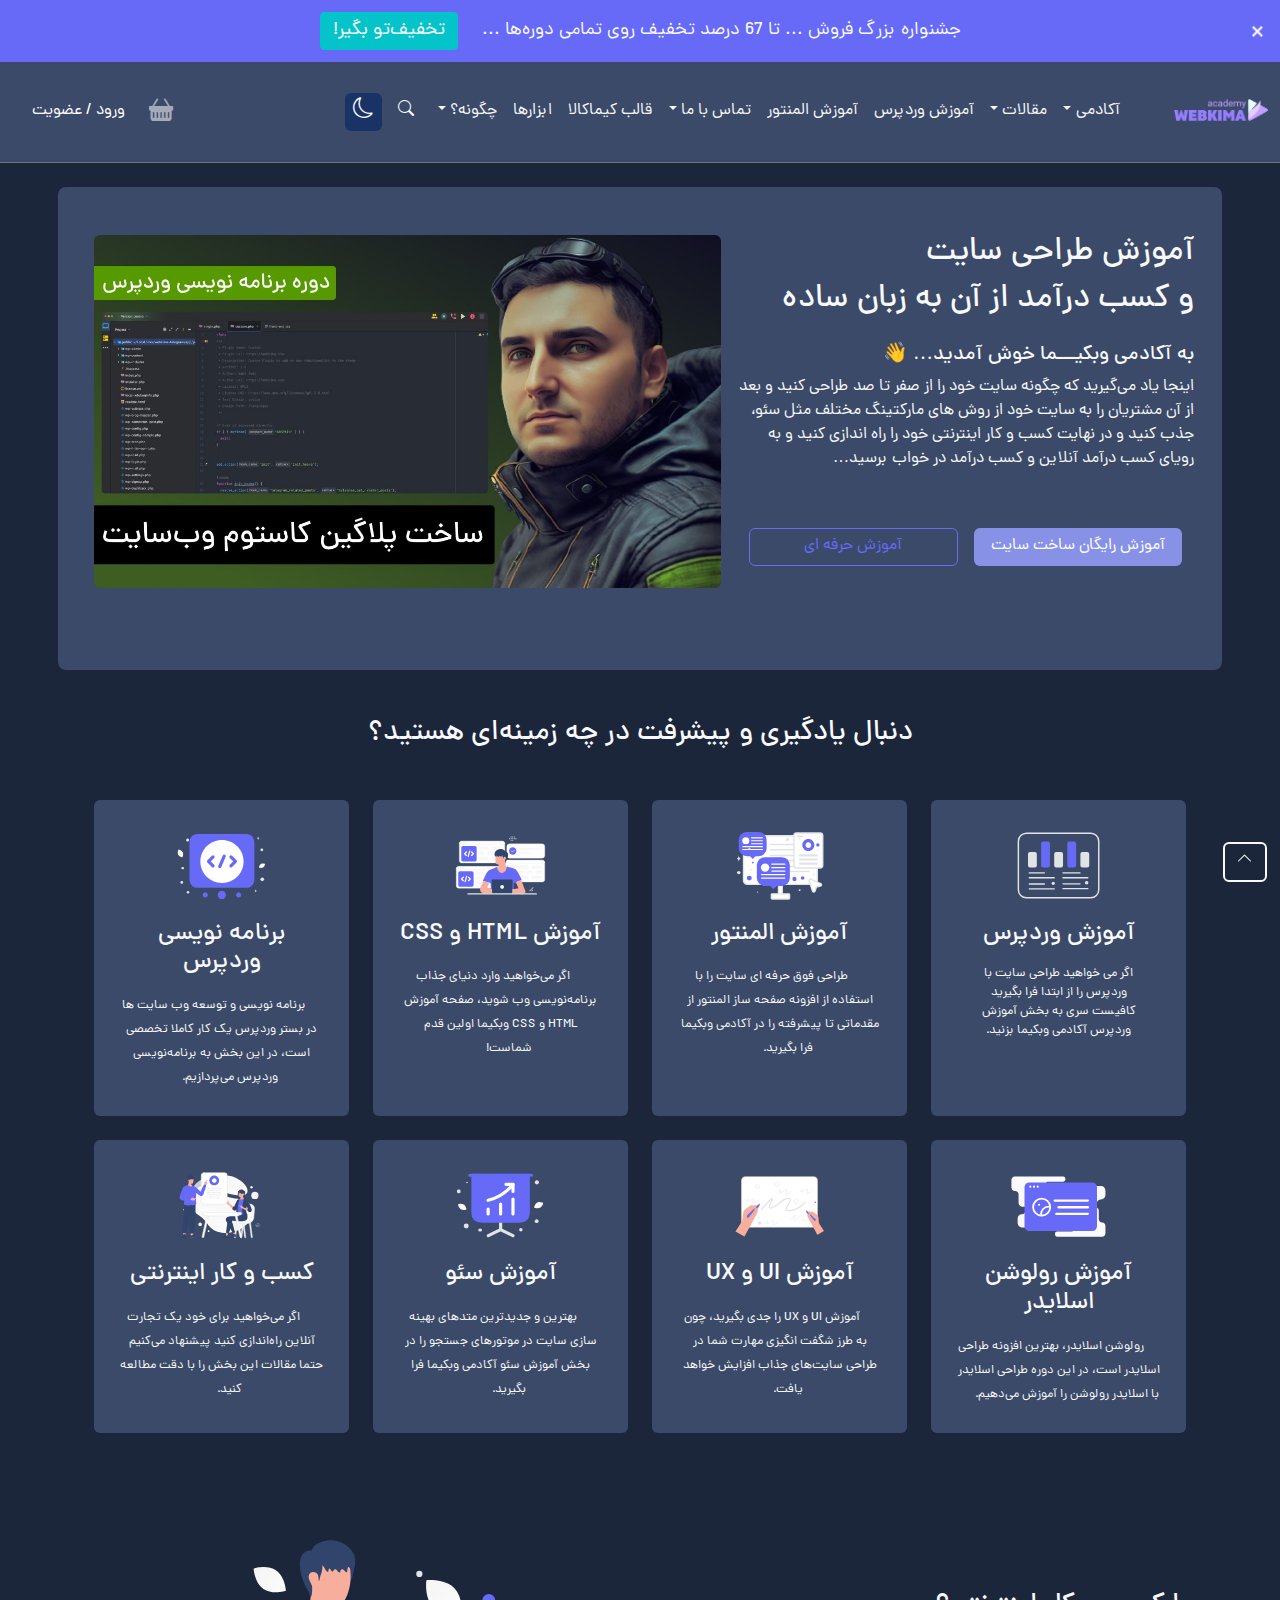
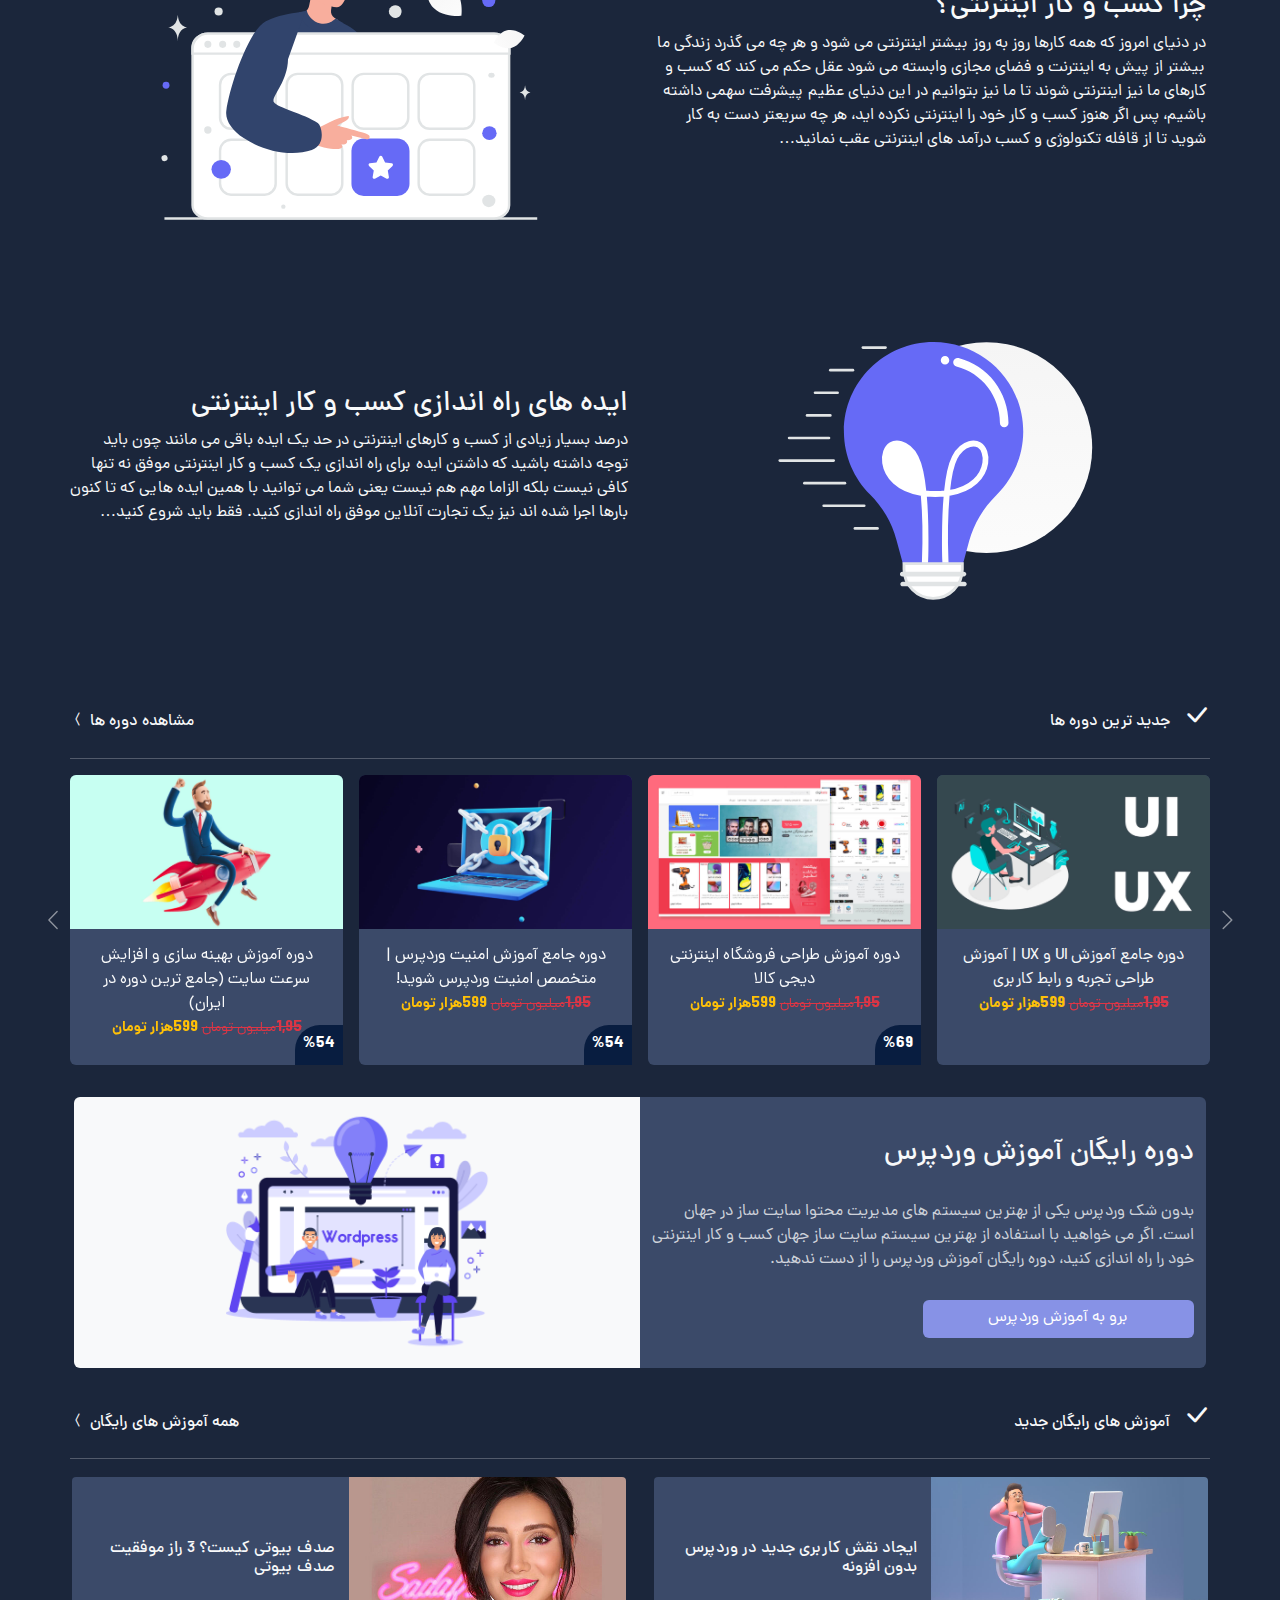
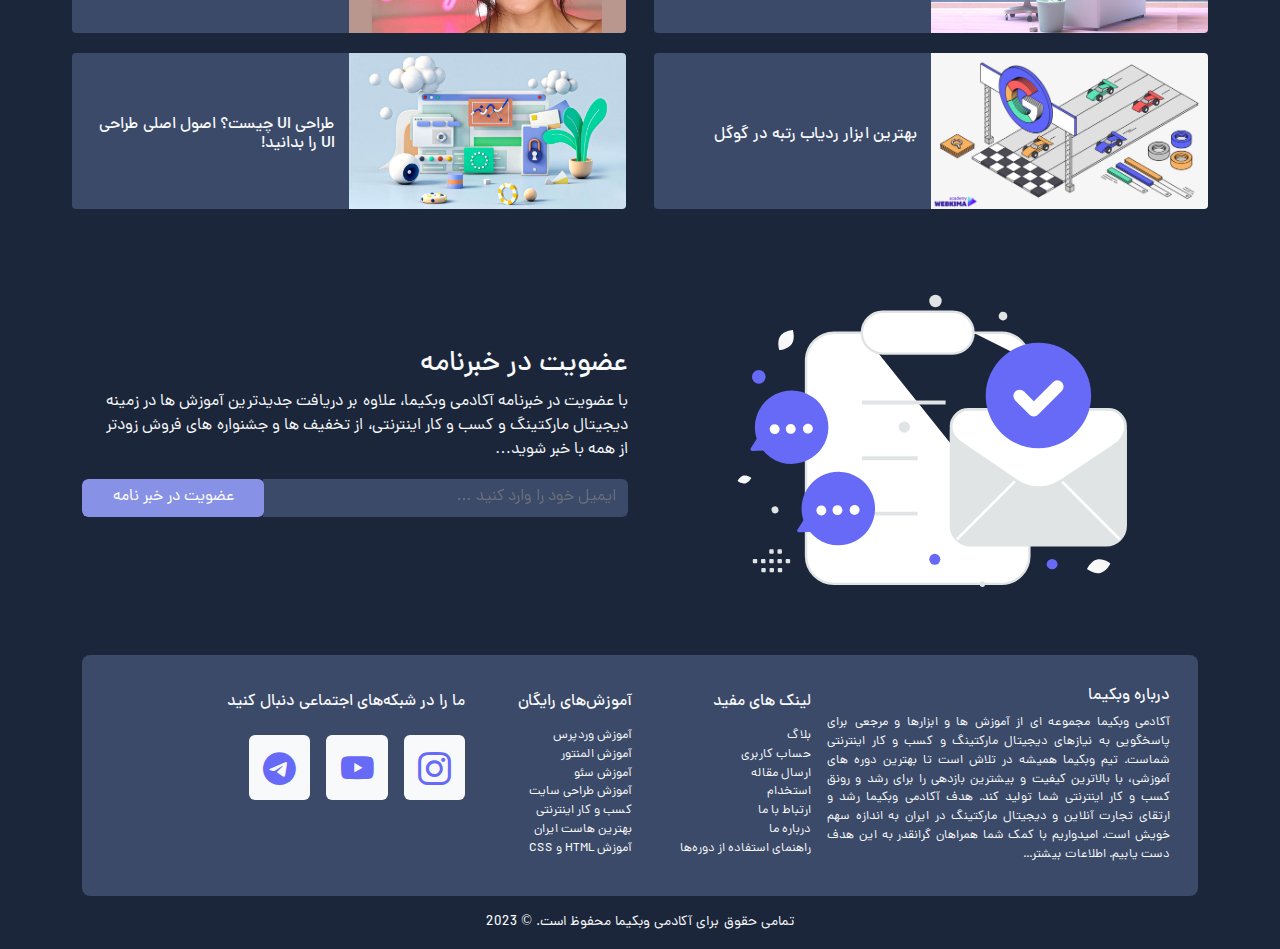
<file: Webkima-Bootstrap-Project/Index.html>
<!DOCTYPE html>
<html lang="fa" dir="rtl">

<head>
    <meta charset="UTF-8" />
    <meta name="viewport" content="width=device-width, initial-scale=1.0" />
    <title>Webkima-Bootstrap</title>
    <link rel="icon" href="images/New-Mini-Webkima-Logo.svg" type="image/x-icon" />
    <link rel="stylesheet" href="lib/css/bootstrap.rtl.css" />
    <link rel="stylesheet" href="lib/css/bootstrapExtra.rtl.css" />
    <link rel="stylesheet" href="css/style.css" />
</head>

<body class="">
    <!-- HEADER Start -->
    <div class="" id="gotop"></div>
    <div class="header sticky-top border-bottom border-secondary">
        <div class="top-bar container-fluid">
            <div class="row d-flex justify-content-center align-items-center bg-primary position-relative p-1" id="nav1">
                <button class="btn-close btn-close-white position-absolute start-0 ms-3" data-bs-toggle="collapse" data-bs-target="#nav1"></button>
                <div class="row d-flex justify-content-center">
                    <div class="col-auto d-flex align-items-center">
                        <span class="text-light text-center fs-6l"><span class="mtsnb-text" style="">جشنواره بزرگ فروش ... تا 67 درصد تخفیف روی تمامی دوره‌ها
                                ...</span></span>
                    </div>
                    <div class="col-auto">
                        <button class="btn btn-info text-white my-2 fs-5s py-1 rounded-1" href="#" aria-current="page">تخفیف‌تو بگیر!</button>
                    </div>
                </div>
            </div>
        </div>

        <nav class="sticky-top navbar navbar-expand-lg navbar-dark bg-secondary py-4 navbar-top">
            <div class="container-fluid">
                <a class="navbar-brand position-relative start-50 start-lg-0 w-lg-10 translate-middle-x" href="https://webkima.com">
                    <img class="col-10" src="images/dark-logo-min.png" alt="" />
                </a>

                <button class="navbar-toggler d-lg-none position-absolute start-0" type="button" data-bs-toggle="offcanvas" data-bs-target="#offcanvasId2">
                    <span class="navbar-toggler-icon"></span>
                </button>

                <div class="offcanvas offcanvas-start d-block d-lg-none w-75 w-md-50" data-bs-backdrop="true" tabindex="-1" id="offcanvasId2"
                    aria-labelledby="staticBackdropLabel">
                    <div class="offcanvas-header">
                        <div class="d-flex border px-3 py-1 rounded rounded-5">
                            <input class="border-0 w-100" type="text" placeholder="جستجو در آکادمی وبکیما" />
                            <a href=""><i class="bi bi-search fs-6 me-3"></i> </a>
                        </div>
                        <button type="button" class="btn-close" data-bs-dismiss="offcanvas" aria-label="Close"></button>
                    </div>
                    <div class="offcanvas-body">
                        <div class="list-group list-group-flush clearfix">
                            <a href="#"
                                class="rounded-3 border-0 border-bottom list-group-item list-group-item-action py-3 link-secondary link-opacity-25">آکادمی
                                <i class="bi bi-chevron-left float-end"></i>
                            </a>
                            <a href="#" class="rounded-3 list-group-item list-group-item-action py-3 link-secondary link-opacity-25">مقالات
                                <i class="bi bi-chevron-left float-end"></i>
                            </a>
                            <a href="#" class="rounded-3 list-group-item list-group-item-action py-3 link-secondary link-opacity-25">آموزش ورد پرس</a>
                            <a href="#" class="rounded-3 list-group-item list-group-item-action py-3 link-secondary link-opacity-25">آموزش المنتور</a>
                            <a href="#" class="rounded-3 list-group-item list-group-item-action py-3 link-secondary link-opacity-25">تماس با ما
                                <i class="bi bi-chevron-left float-end"></i>
                            </a>
                            <a href="#" class="rounded-3 list-group-item list-group-item-action py-3 link-secondary link-opacity-25">قالب کیمیا کالا</a>
                            <a href="#" class="rounded-3 list-group-item list-group-item-action py-3 link-secondary link-opacity-25">ابزار ها</a>
                            <a href="#" class="rounded-3 list-group-item list-group-item-action py-3 link-secondary link-opacity-25">چگونه؟
                                <i class="bi bi-chevron-left float-end"></i>
                            </a>
                        </div>
                        <div class="social mb-4">
                            <i class="bi bi-instagram me-2 opacity-50"></i>
                            <i class="bi bi-telegram opacity-50"></i>
                        </div>
                        <a href=""> <i class="bi bi-moon fs-5 text-light bg-dark-subtle px-2 py-1 rounded" style=""></i> </a>
                    </div>
                </div>

                <div class="container-fluid d-flex position-relative" id="collapsibleNavId">
                    <ul class="navbar-nav me-auto align-items-center navbar-collapse collapse">
                        <li class="nav-item dropdown">
                            <a class="nav-link dropdown-toggle text-light" href="#" id="dropdownId1" data-bs-toggle="dropdown" aria-haspopup="true"
                                aria-expanded="false">آکادمی</a>
                            <div class="dropdown-menu py-4 ps-3 pe-2 border border-2 border-dark" aria-labelledby="dropdownId1">
                                <div class="row column-gap-1">
                                    <div class="col-md border-end border-blue2">
                                        <a class="dropdown-item text-light rounded py-2 px-1 small" href="#">دوره‌های حرفه‌ای</a>
                                        <a class="dropdown-item text-light rounded py-2 px-1 small" href="#">دوره پلاگین نویسی و برنامه‌نویسی وردپرس</a>
                                        <a class="dropdown-item text-light rounded py-2 px-1 small" href="#">دوره آموزش طراحی سایت 0 تا 100</a>
                                        <a class="dropdown-item text-light rounded py-2 px-1 small" href="#">دوره جامع آموزش UI و UX</a>
                                        <a class="dropdown-item text-light rounded py-2 px-1 small" href="#">دوره جامع آموزش Html و CSS</a>
                                        <a class="dropdown-item text-light rounded py-2 px-1 small" href="#">دوره آموزش جاوا اسکریپت واقعی</a>
                                        <a class="dropdown-item text-light rounded py-2 px-1 small" href="#">دوره آموزش طراحی قالب وردپرس</a>
                                    </div>
                                    <div class="col-md border-end border-blue2">
                                        <a class="dropdown-item text-light rounded py-2 px-1 small" href="#">طراحی‌سایت بدون برنامه‌نویسی</a>
                                        <a class="dropdown-item text-light rounded py-2 px-1 small" href="#">طراحی سایت فروشگاهی با قالب فلت سام</a>
                                        <a class="dropdown-item text-light rounded py-2 px-1 small" href="#">دوره طراحی سایت ثبت آگهی (خودرو)</a>
                                        <a class="dropdown-item text-light rounded py-2 px-1 small" href="#">طراحی سایت دیجی‌کالا با المنتور</a>
                                        <a class="dropdown-item text-light rounded py-2 px-1 small" href="#">دوره آموزش امنیت وردپرس</a>
                                        <a class="dropdown-item text-light rounded py-2 px-1 small" href="#">دوره آموزش افزایش سرعت سایت</a>
                                        <a class="dropdown-item text-light rounded py-2 px-1 small" href="#">دوره آموزش طراحی اسلایدرهای حرفه‌ای</a>
                                    </div>
                                    <div class="col-md">
                                        <a class="dropdown-item text-light rounded py-2 px-1 small" href="#">دوره‌های رایگان</a>
                                        <a class="dropdown-item text-light rounded py-2 px-1 small" href="#">آموزش برنامه نویسی وردپرس</a>
                                        <a class="dropdown-item text-light rounded py-2 px-1 small" href="#">آموزش المنتور</a>
                                        <a class="dropdown-item text-light rounded py-2 px-1 small" href="#">آموزش وردپرس</a>
                                        <a class="dropdown-item text-light rounded py-2 px-1 small" href="#">آموزش سئو</a>
                                        <a class="dropdown-item text-light rounded py-2 px-1 small" href="#">آموزش روولوشن اسلایدر رایگان</a>
                                        <a class="dropdown-item text-light rounded py-2 px-1 small" href="#">آموزش HTML و CSS رایگان</a>
                                    </div>
                                </div>
                            </div>
                        </li>

                        <li class="nav-item dropdown">
                            <a class="nav-link dropdown-toggle text-light" href="#" id="dropdownId2" data-bs-toggle="dropdown" aria-haspopup="true"
                                aria-expanded="false">مقالات</a>
                            <div class="dropdown-menu py-4 ps-3 pe-5 border border-2 border-dark" aria-labelledby="dropdownId2">
                                <div class="dropdown-submenu w-100">
                                    <a class="dropdown-item text-light rounded p-2 small" href="#">آموزش سئو</a>
                                    <a class="dropdown-item text-light rounded p-2 small" href="#">آموزش UI و UX</a>
                                    <a class="dropdown-item text-light rounded p-2 small" href="#">کسب و کار اینترنتی</a>
                                    <a class="dropdown-item text-light rounded p-2 small" href="#">آموزش طراحی سایت</a>
                                    <a class="dropdown-item text-light rounded p-2 small" href="#">امنیت وردپرس</a>
                                    <a class="dropdown-item text-light rounded p-2 small" href="#">قالب رایگان وردپرس</a>
                                    <a class="dropdown-item text-light rounded p-2 small" href="#">بهترین افزونه های وردپرس</a>
                                    <a class="dropdown-item text-light rounded p-2 small" href="#">سورس کدهای طراحی سایت</a>
                                </div>
                            </div>
                        </li>

                        <li class="nav-item">
                            <a class="nav-link text-light" href="#" aria-expanded="false">آموزش وردپرس</a>
                        </li>
                        <li class="nav-item">
                            <a class="nav-link text-light" href="#" aria-expanded="false">آموزش المنتور</a>
                        </li>

                        <li class="nav-item dropdown">
                            <a class="nav-link dropdown-toggle text-light" href="#" id="dropdownId4" data-bs-toggle="dropdown" aria-haspopup="true"
                                aria-expanded="false">تماس ‌با ما</a>
                            <div class="dropdown-menu py-4 ps-3 pe-5 border border-2 border-dark" aria-labelledby="dropdownId1">
                                <div class="dropdown-submenu w-100">
                                    <a class="dropdown-item text-light rounded p-2 small" href="#">درباره ما</a>
                                    <a class="dropdown-item text-light rounded p-2 small" href="#">همکاری با ما</a>
                                    <a class="dropdown-item text-light rounded p-2 small" href="#">مشاوره خصوصی</a>
                                    <a class="dropdown-item text-light rounded p-2 small" href="#">قوانین و مقررات سایت</a>
                                    <a class="dropdown-item text-light rounded p-2 small" href="#">طراحی سایت</a>
                                </div>
                            </div>
                        </li>

                        <li class="nav-item">
                            <a class="nav-link text-light" href="#" aria-expanded="false">قالب کیماکالا</a>
                        </li>

                        <li class="nav-item">
                            <a class="nav-link text-light" href="#" aria-expanded="false">ابزارها</a>
                        </li>

                        <li class="nav-item dropdown">
                            <a class="nav-link dropdown-toggle text-light" href="#" id="dropdownId1" data-bs-toggle="dropdown" aria-haspopup="true"
                                aria-expanded="false">چگونه؟</a>
                            <div class="dropdown-menu py-4 ps-3 pe-5 border border-2 border-dark" aria-labelledby="dropdownId1">
                                <div class="dropdown-submenu w-100">
                                    <a class="dropdown-item text-light rounded p-2 small" href="#">طراحی سایت چیست؟</a>
                                    <a class="dropdown-item text-light rounded p-2 small" href="#">وردپرس چیست؟</a>
                                    <a class="dropdown-item text-light rounded p-2 small" href="#">از کجا دامنه بخرم؟</a>
                                    <a class="dropdown-item text-light rounded p-2 small" href="#">آموزش ثبت دامنه .ir و .com</a>
                                    <a class="dropdown-item text-light rounded p-2 small" href="#">از کجا هاست بخرم؟ + کد تخفیف</a>
                                    <a class="dropdown-item text-light rounded p-2 small text-wrap" href="#">مسیر یادگیری طراحی سایت با برنامه‌نویسی</a>
                                </div>
                            </div>
                        </li>
                        <a href=""><i class="bi bi-search fs-6 text-light px-2 mx-2"></i> </a>
                        <a href=""> <i class="bi bi-moon fs-5l text-light bg-blue2 px-2 py-1 rounded" style=""></i> </a>
                    </ul>
                    <ul class="navbar-nav mt-2 mt-lg-0">
                        <li class="nav-item me-lg-auto basket">
                            <a class="nav-link" href="#">
                                <i class="bi bi-basket-fill" data-bs-toggle="tooltip" data-bs-placement="bottom" data-bs-custom-class="custom-tooltip2"
                                    data-bs-title="هیچ محصولی در سبد خرید نیست"></i>
                            </a>
                        </li>
                        <li class="nav-item navbar-collapse collapse">
                            <a class="nav-link active" href="#" aria-current="page">ورود / عضویت<span class="visually-hidden">(current)</span></a>
                        </li>
                    </ul>
                </div>
            </div>
        </nav>
    </div>

    <!-- HEADER End-->

    <div class="my-4"></div>

    <!-- Main-Top Start -->
    <div class="container-fluid">
        <div class="main-top container-lg p-0">
            <div class="learning mb-5">
                <div class="row bg-secondary rounded-3 py-5 px-4">
                    <div class="col-sm-5 px-1">
                        <h2 class="text-light">آموزش طراحی سایت</h2>
                        <h2 class="text-light">و کسب درآمد از آن به زبان ساده</h2>
                        <h5 class="text-light mt-4">به آکادمی وبکیـــما خوش آمدید… 👋</h5>
                        <p class="text-light fs-6">
                            اینجا یاد می‌گیرید که چگونه سایت خود را از صفر تا صد طراحی کنید و بعد از آن مشتریان را به سایت خود از روش های مارکتینگ مختلف مثل
                            سئو، جذب کنید و
                            در نهایت کسب و کار اینترنتی خود را راه ‌اندازی کنید و به رویای کسب درآمد آنلاین و کسب درآمد در خواب برسید…
                        </p>
                        <div class="row gap-3 px-4 my-5">
                            <button class="btn btn-primary col-12 col-sm my-sm-2" type="button">آموزش رایگان ساخت سایت</button>
                            <button class="btn btn-outline-primary col-12 col-sm my-sm-2" type="button">آموزش حرفه ای</button>
                        </div>
                    </div>
                    <div class="col-sm-7">
                        <img class="img-fluid rounded" src="images/create-website-custom-plugin.jpg" alt="" />
                    </div>
                </div>

                <h3 class="text-light text-center my-5">دنبال یادگیری و پیشرفت در چه زمینه‌ای هستید؟</h3>

                <div class="row row-gap-4 gx-4 px-4">
                    <div class="col-6 col-lg-3">
                        <div class="text-center py-2 px-3 p-sm-4 bg-secondary rounded h-100 trans1">
                            <a href=""><img class="img-fluid col-9 col-sm-7 col-md-5 col-lg-10 col-xl-7" src="images/01.svg" alt="" /></a>
                            <a href="" class="link-light link-underline-opacity-0 a-hover">
                                <h4 class="fs-sm-4 my-3">آموزش وردپرس</h4>
                            </a>
                            <p class="text-light smaller px-3">
                                اگر می خواهید طراحی سایت با وردپرس را از ابتدا فرا بگیرید کافیست سری به بخش آموزش وردپرس آکادمی وبکیما بزنید.
                            </p>
                        </div>
                    </div>
                    <div class="col-6 col-lg-3">
                        <div class="text-center py-2 px-3 p-sm-4 bg-secondary rounded h-100 trans1">
                            <a href=""><img class="img-fluid col-9 col-sm-7 col-md-5 col-lg-10 col-xl-7" src="images/02.svg" alt="" /></a>
                            <a href="" class="link-light link-underline-opacity-0 a-hover">
                                <h4 class="fs-sm-4 my-3">آموزش المنتور</h4>
                            </a>
                            <small class="text-light smaller px-3">
                                طراحی فوق حرفه ای سایت را با استفاده از افزونه صفحه ساز المنتور از مقدماتی تا پیشرفته را در آکادمی وبکیما فرا بگیرید.
                            </small>
                        </div>
                    </div>
                    <div class="col-6 col-lg-3">
                        <div class="text-center py-2 px-3 p-sm-4 bg-secondary rounded h-100 trans1">
                            <a href=""> <img class="img-fluid col-9 col-sm-7 col-md-5 col-lg-10 col-xl-7" src="images/03-html-css-learn.svg" alt="" /></a>
                            <a href="" class="link-light link-underline-opacity-0 a-hover">
                                <h4 class="fs-sm-4 my-3">آموزش HTML و CSS</h4>
                            </a>
                            <small class="text-light smaller px-3">
                                اگر می‌خواهید وارد دنیای جذاب برنامه‌نویسی وب شوید، صفحه آموزش HTML و CSS وبکیما اولین قدم شماست!
                            </small>
                        </div>
                    </div>
                    <div class="col-6 col-lg-3">
                        <div class="text-center py-2 px-3 p-sm-4 bg-secondary rounded h-100 trans1">
                            <a href=""> <img class="img-fluid col-9 col-sm-7 col-md-5 col-lg-10 col-xl-7" src="images/04.svg" alt="" /></a>
                            <a href="" class="link-light link-underline-opacity-0 a-hover">
                                <h4 class="fs-sm-4 my-3">برنامه نویسی وردپرس</h4>
                            </a>
                            <small class="text-light smaller px-3">
                                برنامه نویسی و توسعه وب سایت ها در بستر وردپرس یک کار کاملا تخصصی است، در این بخش به برنامه‌نویسی وردپرس می‌پردازیم.
                            </small>
                        </div>
                    </div>
                    <div class="col-6 col-lg-3">
                        <div class="text-center py-2 px-3 p-sm-4 bg-secondary rounded h-100 trans1">
                            <a href=""><img class="img-fluid col-9 col-sm-7 col-md-5 col-lg-10 col-xl-7" src="images/05-revslider-tutorials.svg" alt="" /></a>
                            <a href="" class="link-light link-underline-opacity-0 a-hover">
                                <h4 class="fs-sm-4 my-3">آموزش رولوشن اسلایدر</h4>
                            </a>
                            <small class="text-light smaller px-3">
                                رولوشن اسلایدر، بهترین افزونه‌ طراحی اسلایدر است، در این دوره طراحی اسلایدر با اسلایدر رولوشن را آموزش می‌دهیم.
                            </small>
                        </div>
                    </div>
                    <div class="col-6 col-lg-3">
                        <div class="text-center py-2 px-3 p-sm-4 bg-secondary rounded h-100 trans1">
                            <a href=""><img class="img-fluid col-9 col-sm-7 col-md-5 col-lg-10 col-xl-7" src="images/06.svg" alt="" /></a>
                            <a href="" class="link-light link-underline-opacity-0 a-hover">
                                <h4 class="fs-sm-4 my-3">آموزش UI و UX</h4>
                            </a>
                            <small class="text-light smaller px-3">
                                آموزش UI و UX را جدی بگیرید، چون به طرز شگفت انگیزی مهارت شما در طراحی سایت‌های جذاب افزایش خواهد یافت.
                            </small>
                        </div>
                    </div>
                    <div class="col-6 col-lg-3">
                        <div class="text-center py-2 px-3 p-sm-4 bg-secondary rounded h-100 trans1">
                            <a href=""><img class="img-fluid col-9 col-sm-7 col-md-5 col-lg-10 col-xl-7" src="images/07.svg" alt="" /></a>
                            <a href="" class="link-light link-underline-opacity-0 a-hover">
                                <h4 class="fs-sm-4 my-3">آموزش سئو</h4>
                            </a>
                            <small class="text-light smaller px-3">
                                بهترین و جدیدترین متدهای بهینه سازی سایت در موتورهای جستجو را در بخش آموزش سئو آکادمی وبکیما فرا بگیرید.
                            </small>
                        </div>
                    </div>
                    <div class="col-6 col-lg-3">
                        <div class="text-center py-2 px-3 p-sm-4 bg-secondary rounded h-100 trans1">
                            <a href=""><img class="img-fluid col-9 col-sm-7 col-md-5 col-lg-10 col-xl-7" src="images/08.svg" alt="" /></a>
                            <a href="" class="link-light link-underline-opacity-0 a-hover">
                                <h4 class="fs-sm-4 my-3">کسب و کار اینترنتی</h4>
                            </a>
                            <small class="text-light smaller px-3">
                                اگر می‌خواهید برای خود یک تجارت آنلاین راه‌اندازی کنید پیشنهاد می‌کنیم حتما مقالات این بخش را با دقت مطالعه کنید.
                            </small>
                        </div>
                    </div>
                </div>
            </div>

            <div class="idea mb-5">
                <div class="row">
                    <div class="col-sm-6 p-3 h-100 order-sm-1">
                        <img class="img-fluid" src="images/idea1.svg" alt="" />
                    </div>
                    <div class="col-sm-6 p-3 d-flex align-items-center order-sm-0">
                        <div class="">
                            <h3 class="text-light">چرا کسب و کار اینترنتی؟</h3>
                            <p class="text-light">
                                در دنیای امروز که همه کارها روز به روز بیشتر اینترنتی می شود و هر چه می گذرد زندگی ما بیشتر از پیش به اینترنت و فضای مجازی
                                وابسته می شود عقل
                                حکم می کند که کسب و کارهای ما نیز اینترنتی شوند تا ما نیز بتوانیم در این دنیای عظیم پیشرفت سهمی داشته باشیم، پس اگر هنوز کسب و
                                کار خود را
                                اینترنتی نکرده اید، هر چه سریعتر دست به کار شوید تا از قافله تکنولوژی و کسب درآمد های اینترنتی عقب نمانید…
                            </p>
                        </div>
                    </div>
                    <div class="col-sm-6 order-sm-2">
                        <img class="img-fluid" src="images/idea2.svg" alt="" />
                    </div>
                    <div class="col-sm-6 d-flex align-items-center order-sm-3">
                        <div class="">
                            <h3 class="text-light">ایده های راه اندازی کسب و کار اینترنتی</h3>
                            <p class="text-light">
                                درصد بسیار زیادی از کسب و کارهای اینترنتی در حد یک ایده باقی می مانند چون باید توجه داشته باشید که داشتن ایده برای راه اندازی یک
                                کسب و کار
                                اینترنتی موفق نه تنها کافی نیست بلکه الزاما مهم هم نیست یعنی شما می توانید با همین ایده هایی که تا کنون بارها اجرا شده اند نیز
                                یک تجارت آنلاین
                                موفق راه اندازی کنید. فقط باید شروع کنید…
                            </p>
                        </div>
                    </div>
                </div>
            </div>
        </div>
    </div>

    <!-- Main-Top End -->

    <!-- Main-Bottom Start -->

    <div class="container-fluid">
        <div class="main-Bottom container-lg px-0">
            <div class="row d-flex align-items-baseline justify-content-between">
                <div class="col-sm-auto">
                    <i class="bi bi-check-lg text-light fs-3 me-2"></i>
                    <span class="text-light h6 me-auto">جدید ترین دوره ها</span>
                </div>

                <div class="col-sm-auto text-end">
                    <a href="#" class="link-light link-underline-opacity-0 h6">مشاهده دوره ها</a>
                    <i class="bi bi-chevron-compact-left text-light"></i>
                </div>
            </div>
            <hr class="text-light opacity-25" />

            <div class="vip-courses container-fluid p-0">
                <div id="carouselId" class="carousel slide" data-bs-ride="carousel">
                    <div class="carousel-inner" role="listbox">
                        <div class="carousel-item active">
                            <div class="row g-3">
                                <div class="col-6 col-md-3 d-flex justify-content-center">
                                    <div class="bg-secondary text-center rounded position-relative">
                                        <a href=""><img src="images/01-slide-UIUX-banner.jpg" class="img-fluid rounded-top mb-3" alt="First slide" /></a>
                                        <div class="content px-3 pb-4">
                                            <a href="##" class="a-hover link-light link-underline-opacity-0"> دوره جامع آموزش UI و UX | آموزش طراحی تجربه و رابط
                                                کاربری </a>
                                            <div>
                                                <span class="text-danger text-decoration-line-through mt-3"><strong>1,95</strong><small>میلیون
                                                        تومان</small></span>
                                                <span class="text-warning mt-3"><strong>599<small>هزار تومان</small></strong></span>
                                            </div>
                                        </div>
                                        <!-- <span class="badge1 text-white fw-bold p-2 bg-primary position-absolute start-0 bottom-0">%54</span> -->
                                    </div>
                                </div>

                                <div class="col-6 col-md-3 d-flex justify-content-center">
                                    <div class="bg-secondary text-center rounded position-relative">
                                        <a href=""><img src="images/02-slide-digikala-banner.jpg" class="img-fluid rounded-top mb-3" alt="First slide" /></a>
                                        <div class="content px-3 pb-4">
                                            <a href="##" class="a-hover link-light link-underline-opacity-0"> دوره آموزش طراحی فروشگاه اینترنتی دیجی کالا </a>
                                            <div>
                                                <span class="text-danger text-decoration-line-through mt-3"><strong>1,95</strong><small>میلیون
                                                        تومان</small></span>
                                                <span class="text-warning mt-3"><strong>599<small>هزار تومان</small></strong></span>
                                            </div>
                                        </div>
                                        <span class="badge1 text-white fw-bold p-2 bg-primary position-absolute start-0 bottom-0">%69</span>
                                    </div>
                                </div>

                                <div class="col-6 col-md-3 d-flex justify-content-center">
                                    <div class="bg-secondary text-center rounded position-relative">
                                        <a href=""><img src="images/03-slide-WordPress-Security.jpg" class="img-fluid rounded-top mb-3" alt="First slide" /></a>
                                        <div class="content px-3">
                                            <a href="##" class="a-hover link-light link-underline-opacity-0"> دوره جامع آموزش امنیت وردپرس | متخصص امنیت وردپرس
                                                شوید! </a>
                                            <div>
                                                <span class="text-danger text-decoration-line-through mt-3"><strong>1,95</strong><small>میلیون
                                                        تومان</small></span>
                                                <span class="text-warning mt-3"><strong>599<small>هزار تومان</small></strong></span>
                                            </div>
                                        </div>
                                        <span class="badge1 text-white fw-bold p-2 bg-primary position-absolute start-0 bottom-0">%54</span>
                                    </div>
                                </div>

                                <div class="col-6 col-md-3 d-flex justify-content-center">
                                    <div class="bg-secondary text-center rounded position-relative">
                                        <a href=""><img src="images/04-slide-SpeedUp-WP.jpg" class="img-fluid rounded-top mb-3" alt="First slide" /></a>
                                        <div class="content px-3 pb-4">
                                            <a href="##" class="a-hover link-light link-underline-opacity-0">
                                                دوره آموزش بهینه سازی و افزایش سرعت سایت (جامع ترین دوره در ایران)
                                            </a>
                                            <div>
                                                <span class="text-danger text-decoration-line-through mt-3"><strong>1,95</strong><small>میلیون
                                                        تومان</small></span>
                                                <span class="text-warning mt-3"><strong>599<small>هزار تومان</small></strong></span>
                                            </div>
                                        </div>
                                        <span class="badge1 text-white fw-bold p-2 bg-primary position-absolute start-0 bottom-0">%54</span>
                                    </div>
                                </div>
                            </div>
                        </div>
                        <div class="carousel-item">
                            <div class="row">
                                <div class="col-6 col-md-3 d-flex justify-content-center">
                                    <div class="bg-secondary text-center rounded position-relative">
                                        <a href=""><img src="images/05-slide-kimakhodro-banner.jpg" class="img-fluid rounded-top mb-3" alt="First slide" /></a>
                                        <div class="content px-3 pb-4">
                                            <a href="##" class="a-hover link-light link-underline-opacity-0"> دوره آموزش طراحی سایت ثبت آگهی با المنتور </a>
                                            <div>
                                                <span class="text-danger text-decoration-line-through mt-3"><strong>1,95</strong><small>میلیون
                                                        تومان</small></span>
                                                <span class="text-warning mt-3"><strong>599<small>هزار تومان</small></strong></span>
                                            </div>
                                        </div>
                                        <span class="badge1 text-white fw-bold p-2 bg-primary position-absolute start-0 bottom-0">%54</span>
                                    </div>
                                </div>

                                <div class="col-6 col-md-3 d-flex justify-content-center">
                                    <div class="bg-secondary text-center rounded position-relative">
                                        <a href=""><img src="images/06-slide-WordPress-Theme-Dev.jpg" class="img-fluid rounded-top mb-3"
                                                alt="First slide" /></a>
                                        <div class="content px-3 pb-4">
                                            <a href="##" class="a-hover link-light link-underline-opacity-0"> آموزش جامع طراحی قالب وردپرس [0 تا 100 طراحی قالب
                                                WordPress] </a>
                                            <div>
                                                <span class="text-danger text-decoration-line-through mt-3"><strong>1,95</strong><small>میلیون
                                                        تومان</small></span>
                                                <span class="text-warning mt-3"><strong>599<small>هزار تومان</small></strong></span>
                                            </div>
                                        </div>
                                        <span class="badge1 text-white fw-bold p-2 bg-primary position-absolute start-0 bottom-0">%54</span>
                                    </div>
                                </div>

                                <div class="col-6 col-md-3 d-flex justify-content-center">
                                    <div class="bg-secondary text-center rounded position-relative">
                                        <a href=""><img src="images/07-slide-html-css-banner.jpg" class="img-fluid rounded-top mb-3" alt="First slide" /></a>
                                        <div class="content px-3 pb-4">
                                            <a href="##" class="a-hover link-light link-underline-opacity-0"> دوره آموزش جامع Html و Css (پروژه محور) </a>
                                            <div>
                                                <span class="text-danger text-decoration-line-through mt-3"><strong>1,95</strong><small>میلیون
                                                        تومان</small></span>
                                                <span class="text-warning mt-3"><strong>599<small>هزار تومان</small></strong></span>
                                            </div>
                                        </div>
                                        <span class="badge1 text-white fw-bold p-2 bg-primary position-absolute start-0 bottom-0">%54</span>
                                    </div>
                                </div>

                                <div class="col-6 col-md-3 d-flex justify-content-center">
                                    <div class="bg-secondary text-center rounded position-relative">
                                        <a href=""><img src="images/08-slide-webdesign-0-100-banner.jpg" class="img-fluid rounded-top mb-3"
                                                alt="First slide" /></a>
                                        <div class="content px-3 pb-4">
                                            <a href="##" class="a-hover link-light link-underline-opacity-0"> دوره 0 تا 100 آموزش طراحی سایت و فروشگاه اینترنتی
                                            </a>
                                            <div>
                                                <span class="text-danger text-decoration-line-through mt-3"><strong>1,95</strong><small>میلیون
                                                        تومان</small></span>
                                                <span class="text-warning mt-3"><strong>599<small>هزار تومان</small></strong></span>
                                            </div>
                                        </div>
                                        <span class="badge1 text-white fw-bold p-2 bg-primary position-absolute start-0 bottom-0">%54</span>
                                    </div>
                                </div>
                            </div>
                        </div>
                        <div class="carousel-item">
                            <div class="row">
                                <div class="col-6 col-md-3 d-flex justify-content-center">
                                    <div class="bg-secondary text-center rounded position-relative">
                                        <a href=""><img src="images/09-slide-javascript-course-tut-1.jpg" class="img-fluid rounded-top mb-3"
                                                alt="First slide" /></a>
                                        <div class="content px-3 pb-4">
                                            <a href="##" class="a-hover link-light link-underline-opacity-0"> دوره آموزش جاوا اسکریپت واقعی (پروژه محور) </a>
                                            <div>
                                                <span class="text-danger text-decoration-line-through mt-3"><strong>1,95</strong><small>میلیون
                                                        تومان</small></span>
                                                <span class="text-warning mt-3"><strong>599<small>هزار تومان</small></strong></span>
                                            </div>
                                        </div>
                                        <span class="badge1 text-white fw-bold p-2 bg-primary position-absolute start-0 bottom-0">%54</span>
                                    </div>
                                </div>

                                <div class="col-6 col-md-3 d-flex justify-content-center">
                                    <div class="bg-secondary text-center rounded position-relative">
                                        <a href=""><img src="images/10-slide-kima-style-webdesign.jpg" class="img-fluid rounded-top mb-3"
                                                alt="First slide" /></a>
                                        <div class="content px-3 pb-4">
                                            <a href="##" class="a-hover link-light link-underline-opacity-0"> آموزش طراحی سایت فروشگاهی با قالب فلت سام </a>
                                            <div>
                                                <span class="text-danger text-decoration-line-through mt-3"><strong>1,95</strong><small>میلیون
                                                        تومان</small></span>
                                                <span class="text-warning mt-3"><strong>599<small>هزار تومان</small></strong></span>
                                            </div>
                                        </div>
                                        <span class="badge1 text-white fw-bold p-2 bg-primary position-absolute start-0 bottom-0">%54</span>
                                    </div>
                                </div>

                                <div class="col-6 col-md-3 d-flex justify-content-center">
                                    <div class="bg-secondary text-center rounded position-relative">
                                        <a href=""><img src="images/11-slide-wp-development-banner.jpg" class="img-fluid rounded-top mb-3"
                                                alt="First slide" /></a>
                                        <div class="content px-3 pb-4">
                                            <a href="##" class="a-hover link-light link-underline-opacity-0"> دوره جادوی وردپرس | پلاگین نویسی و برنامه‌نویسی
                                                وردپرس </a>
                                            <div>
                                                <span class="text-danger text-decoration-line-through mt-3"><strong>1,95</strong><small>میلیون
                                                        تومان</small></span>
                                                <span class="text-warning mt-3"><strong>599<small>هزار تومان</small></strong></span>
                                            </div>
                                        </div>
                                        <span class="badge1 text-white fw-bold p-2 bg-primary position-absolute start-0 bottom-0">%54</span>
                                    </div>
                                </div>

                                <div class="col-6 col-md-3 d-flex justify-content-center">
                                    <div class="bg-secondary text-center rounded position-relative">
                                        <a href=""><img src="images/03-slide-WordPress-Security.jpg" class="img-fluid rounded-top mb-3" alt="First slide" /></a>
                                        <div class="content px-3 pb-4">
                                            <a href="##" class="a-hover link-light link-underline-opacity-0"> دوره آموزش جامع Html و Css (پروژه محور) </a>
                                            <div>
                                                <span class="text-danger text-decoration-line-through mt-3"><strong>1,95</strong><small>میلیون
                                                        تومان</small></span>
                                                <span class="text-warning mt-3"><strong>599<small>هزار تومان</small></strong></span>
                                            </div>
                                        </div>
                                        <span class="badge1 text-white fw-bold p-2 bg-primary position-absolute start-0 bottom-0">%54</span>
                                    </div>
                                </div>
                            </div>
                        </div>
                    </div>
                    <button class="carousel-control-prev w-2" type="button" data-bs-target="#carouselId" data-bs-slide="prev">
                        <span class="carousel-control-prev-icon" aria-hidden="true"></span>
                        <span class="visually-hidden">Previous</span>
                    </button>
                    <button class="carousel-control-next w-2" type="button" data-bs-target="#carouselId" data-bs-slide="next">
                        <span class="carousel-control-next-icon" aria-hidden="true"></span>
                        <span class="visually-hidden">Next</span>
                    </button>
                </div>
            </div>

            <div class="free-courses-doc p-lg-3 my-3">
                <div class="row p-0 rounded overflow-hidden">
                    <div class="col-lg-6 order-1 order-lg-0 d-flex flex-column justify-content-around py-4 bg-secondary">
                        <a class="h3 text-light lh-lg" href="#">دوره رایگان آموزش وردپرس</a>
                        <p class="text-light text-opacity-80">
                            بدون شک وردپرس یکی از بهترین سیستم های مدیریت محتوا سایت ساز در جهان است. اگر می خواهید با استفاده از بهترین سیستم سایت ساز جهان کسب
                            و کار
                            اینترنتی خود را راه اندازی کنید، دوره رایگان آموزش وردپرس را از دست ندهید.
                        </p>
                        <button class="btn btn-primary col-8 col-sm-4 col-lg-6">برو به آموزش وردپرس</button>
                    </div>
                    <div class="col-lg-6 order-0 order-lg-1 text-center bg-light">
                        <img class="h-100 col-12 col-sm-6 col-sm-6" src="images/freedoc.png" alt="" />
                    </div>
                </div>
            </div>

            <div class="row d-flex align-items-baseline justify-content-between">
                <div class="col-sm-auto">
                    <i class="bi bi-check-lg text-light fs-3 me-2"></i>
                    <span class="text-light h6 me-auto">آموزش های رایگان جدید</span>
                </div>

                <div class="col-sm-auto text-end">
                    <a href="#" class="link-light link-underline-opacity-0 h6">همه آموزش های رایگان</a>
                    <i class="bi bi-chevron-compact-left text-light"></i>
                </div>
            </div>
            <hr class="text-light opacity-25" />

            <div class="free-new-courses position-relative">
                <div class="row row-gap-3">
                    <div class="col-md-6">
                        <div class="row g-0 rounded overflow-hidden">
                            <div class="col-sm-6">
                                <a href="#"><img class="img-fluid" src="images/01-free-add-wordpress-user-roles-webkima.jpg" alt="" /></a>
                            </div>
                            <div class="col-sm-6 pt-3 bg-secondary d-flex justify-content-center align-items-center">
                                <a class="h6 link-light link-underline-opacity-0 w-90" href="#">ایجاد نقش کاربری جدید در وردپرس بدون افزونه</a>
                            </div>
                        </div>
                    </div>

                    <div class="col-md-6">
                        <div class="row g-0 rounded overflow-hidden">
                            <div class="col-sm-6">
                                <a href=""><img class="img-fluid" src="images/02-free-sadafbeauty-secrets-e1698389900802.jpg" alt="" /></a>
                            </div>
                            <div class="col-sm-6 pt-3 bg-secondary d-flex justify-content-center align-items-center">
                                <a class="h6 link-light link-underline-opacity-0 w-90" href="#">صدف بیوتی کیست؟ 3 راز موفقیت صدف بیوتی</a>
                            </div>
                        </div>
                    </div>

                    <div class="col-md-6">
                        <div class="row g-0 rounded overflow-hidden">
                            <div class="col-sm-6">
                                <a href=""><img class="img-fluid" src="images/03-free-best-rank-tracker-tools.jpg" alt="" /></a>
                            </div>
                            <div class="col-sm-6 pt-3 bg-secondary d-flex justify-content-center align-items-center">
                                <a class="h6 link-light link-underline-opacity-0 w-90" href="#">بهترین ابزار ردیاب رتبه در گوگل</a>
                            </div>
                        </div>
                    </div>

                    <div class="col-md-6">
                        <div class="row g-0 rounded overflow-hidden">
                            <div class="col-sm-6">
                                <a href=""><img class="img-fluid" src="images/04-free-what-is-ui.jpg" alt="" /></a>
                            </div>
                            <div class="col-sm-6 pt-3 bg-secondary d-flex justify-content-center align-items-center">
                                <a class="h6 link-light link-underline-opacity-0 w-90" href="#">طراحی UI چیست؟ اصول اصلی طراحی UI را بدانید!</a>
                            </div>
                        </div>
                    </div>
                </div>
            </div>
        </div>
    </div>
    <!-- Main-Bottom End  -->

    <div class="my-5"></div>

    <!-- Footer Start  -->

    <div class="Footer container-lg">
        <div class="email-container">
            <div class="row">
                <div class="col-sm-6">
                    <img class="img-fluid" src="images/email.svg" alt="" />
                </div>
                <div class="col-sm-6 d-flex flex-column justify-content-center">
                    <h3 class="text-light">عضویت در خبرنامه</h3>
                    <p class="text-light text-justify pe-4">
                        با عضویت در خبرنامه آکادمی وبکیما، علاوه بر دریافت جدیدترین آموزش ها در زمینه دیجیتال مارکتینگ و کسب و کار اینترنتی، از تخفیف ها و
                        جشنواره های
                        فروش زودتر از همه با خبر شوید…
                    </p>
                    <div class="row g-2 g-sm-0 gy-md-2 input-group mb-3 rounded overflow-hidden gy-lg-0">
                        <input class="col-sm-12 col-md-12 col-lg-8 form-control bg-secondary border-0 rounded rounded-sm rounded-md mb-2 mb-md-0 rounded-lg-0"
                            type="text" name="" id="" placeholder="ایمیل خود را وارد کنید ..." />
                        <span class="col-sm-12 col-md-12 col-lg-4 p-0 d-flex justify-content-md-end justify-content-lg-start">
                            <button class="btn btn-primary rounded rounded-sm rounded-md m-0 col-12 col-md-6 col-lg-12">عضویت در خبر نامه</button>
                        </span>
                    </div>
                </div>
            </div>
        </div>

        <div class="my-5"></div>

        <div class="about container-fluid px-0">
            <div class="container-lg bg-secondary rounded-3 text-justify">
                <div class="row g-3 p-3">
                    <div class="col-lg-4 col-sm-6">
                        <h6 class="text-light">درباره وبکیما</h6>
                        <p class="text-light smaller">
                            آکادمی وبکیما مجموعه ای از آموزش ها و ابزارها و مرجعی برای پاسخگویی به نیازهای دیجیتال مارکتینگ و کسب و کار اینترنتی شماست. تیم
                            وبکیما همیشه در
                            تلاش است تا بهترین دوره های آموزشی، با بالاترین کیفیت و بیشترین بازدهی را برای رشد و رونق کسب و کار اینترنتی شما تولید کند. هدف
                            آکادمی وبکیما
                            رشد و ارتقای تجارت آنلاین و دیجیتال مارکتینگ در ایران به اندازه سهم خویش است. امیدواریم با کمک شما همراهان گرانقدر به این هدف دست
                            یابیم. اطلاعات
                            بیشتر...
                        </p>
                    </div>
                    <div class="col-6 col-lg-2 col-sm-6">
                        <h6 class="text-light lh-lg">لینک های مفید</h6>
                        <a class="smaller link-light link-underline-opacity-0 d-block a-hover" href="">بلاگ</a>
                        <a class="smaller link-light link-underline-opacity-0 d-block a-hover" href="">حساب کاربری</a>
                        <a class="smaller link-light link-underline-opacity-0 d-block a-hover" href="">ارسال مقاله</a>
                        <a class="smaller link-light link-underline-opacity-0 d-block a-hover" href="">استخدام</a>
                        <a class="smaller link-light link-underline-opacity-0 d-block a-hover" href="">ارتباط با ما</a>
                        <a class="smaller link-light link-underline-opacity-0 d-block a-hover" href="">درباره ما</a>
                        <a class="smaller link-light link-underline-opacity-0 d-block a-hover" href="">راهنمای استفاده از دوره‌ها</a>
                    </div>
                    <div class="col-6 col-lg-2 col-sm-6">
                        <h6 class="text-light lh-lg">آموزش‌های رایگان</h6>
                        <a class="smaller link-light link-underline-opacity-0 d-block a-hover" href="">آموزش وردپرس</a>
                        <a class="smaller link-light link-underline-opacity-0 d-block a-hover" href="">آموزش المنتور</a>
                        <a class="smaller link-light link-underline-opacity-0 d-block a-hover" href="">آموزش سئو</a>
                        <a class="smaller link-light link-underline-opacity-0 d-block a-hover" href="">آموزش طراحی سایت</a>
                        <a class="smaller link-light link-underline-opacity-0 d-block a-hover" href="">کسب و کار اینترنتی</a>
                        <a class="smaller link-light link-underline-opacity-0 d-block a-hover" href="">بهترین هاست ایران </a>
                        <a class="smaller link-light link-underline-opacity-0 d-block a-hover" href="">آموزش HTML و CSS</a>
                    </div>
                    <div class="col-lg-4 col-sm-6">
                        <h6 class="row text-light lh-lg mt-5 mt-md-0 mb-3">ما را در شبکه‌های اجتماعی دنبال کنید</h6>
                        <div class="row column-gap-3">
                            <a href="" class="col-2 rounded bg-light d-flex justify-content-center align-items-center py-2"><i class="bi bi-instagram fs-2 h-70"
                                    data-bs-toggle="tooltip" data-bs-placement="top" data-bs-custom-class="custom-tooltip"
                                    data-bs-title="ما را در اینستاگرام دنبال کنید"></i></a>
                            <a href="" class="col-2 rounded bg-light d-flex justify-content-center align-items-center py-2"><i class="bi bi-youtube fs-2 h-70"
                                    data-bs-toggle="tooltip" data-bs-placement="top" data-bs-custom-class="custom-tooltip"
                                    data-bs-title="ما را در پوتیوب دنبال کنید"></i></a>
                            <a href="" class="col-2 rounded bg-light d-flex justify-content-center align-items-center py-2"><i class="bi bi-telegram fs-2 h-70"
                                    data-bs-toggle="tooltip" data-bs-placement="top" data-bs-custom-class="custom-tooltip"
                                    data-bs-title="ما را در تلگرام دنبال کنید"></i></a>
                        </div>
                    </div>
                </div>
            </div>
        </div>

        <div class="copyright text-light text-center small p-3">تمامی حقوق برای آکادمی وبکیما محفوظ است. © 2023</div>
    </div>

    <div class="go-top">
        <a href="#gotop" class="btn btn-outline-primary-subtle fs-6 position-fixed start-1 bottom-2 bottom-0 border-light border-2"><i
                class="bi bi-chevron-up text-light"></i></a>
    </div>

    <div class="new-youtube row text-center d-flex flex-column justify-content-center align-items-center" id="ad">
        <div class="col-8">
            <a href="" data-bs-dismiss=""><i class="fi-xnsuxl-times-solid text-light d-block fs-4"></i></a>
            <a href="" class="bg-primary rounded link-light link-underline-opacity-0 d-block fw-bold">
                <p class="py-2">آموزش های ویدئویی جدید در یوتیوب</p>
            </a>
        </div>
    </div>

    <script defer src="https://friconix.com/cdn/friconix.js"></script>
    <script src="lib/js/bootstrap_5.3.2.bundle.min.js"></script>
    <script src="js/javascript.js"></script>
</body>

</html>
</file>
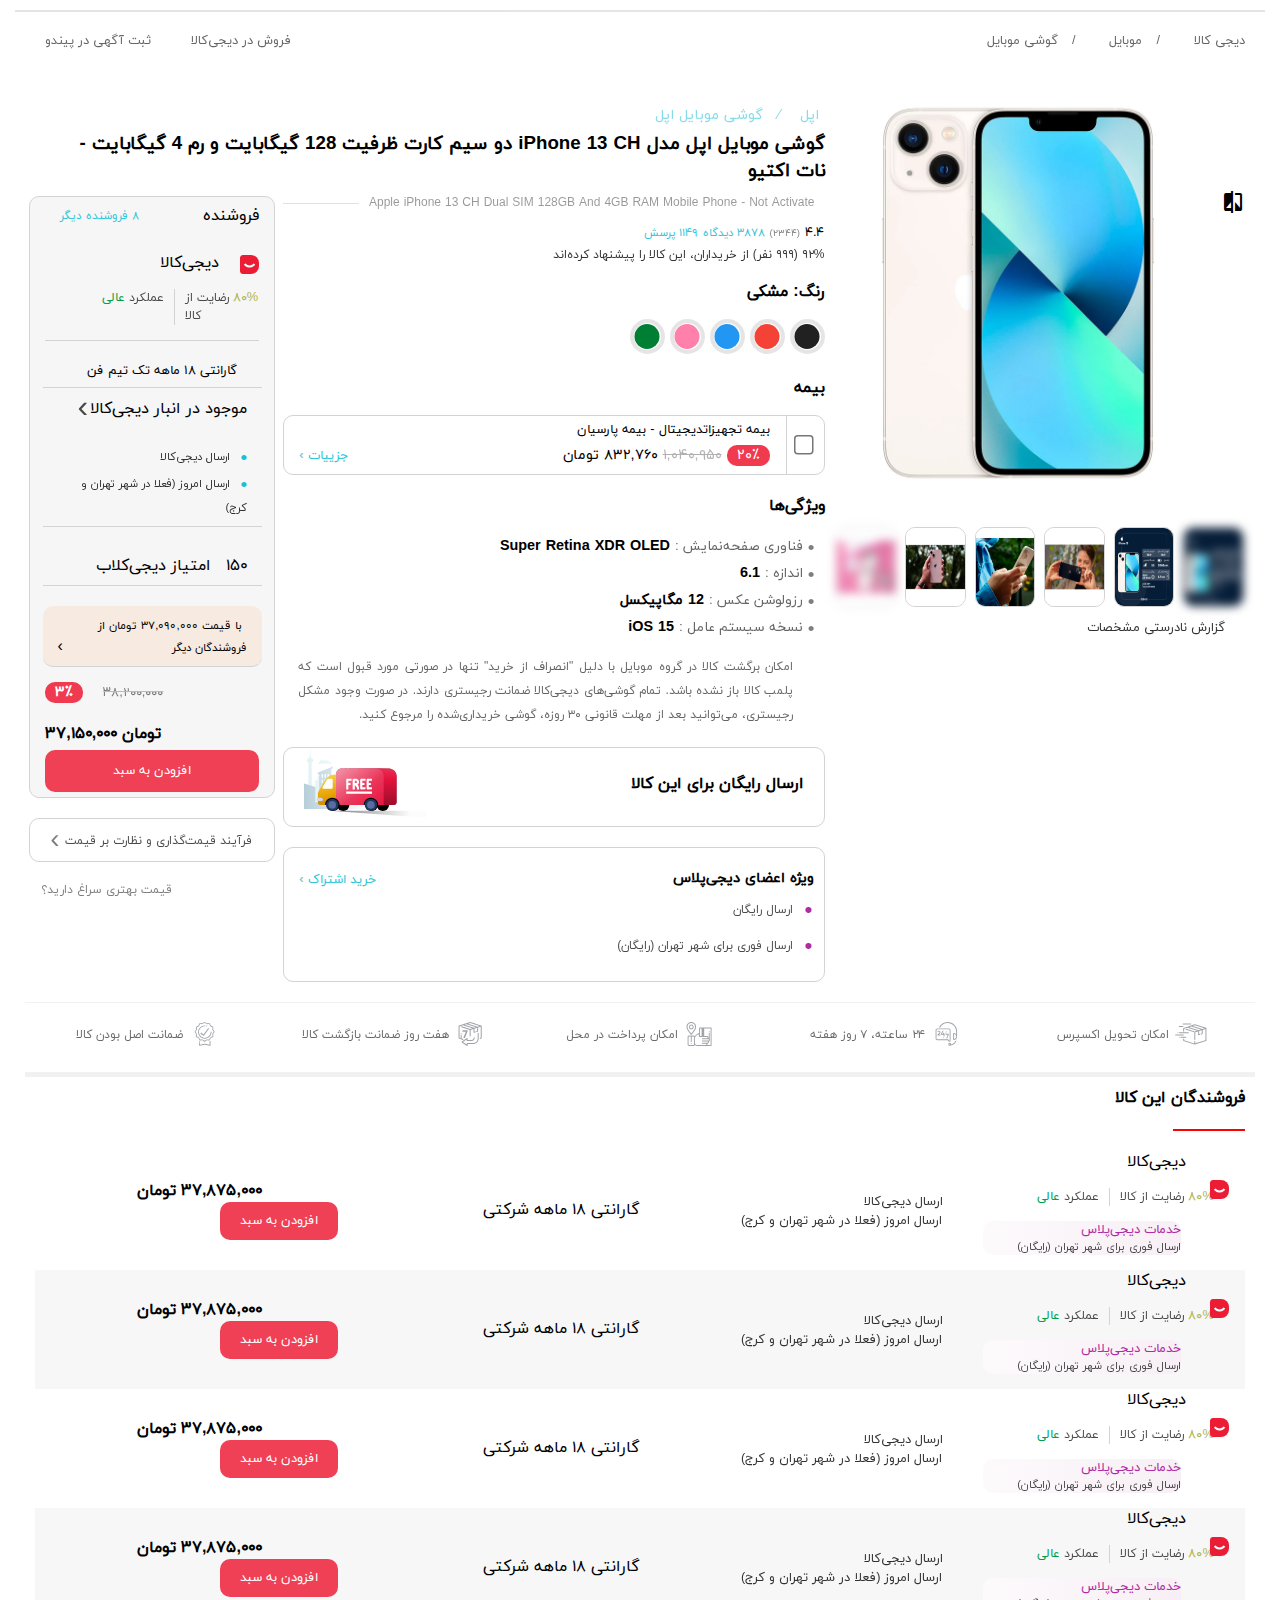
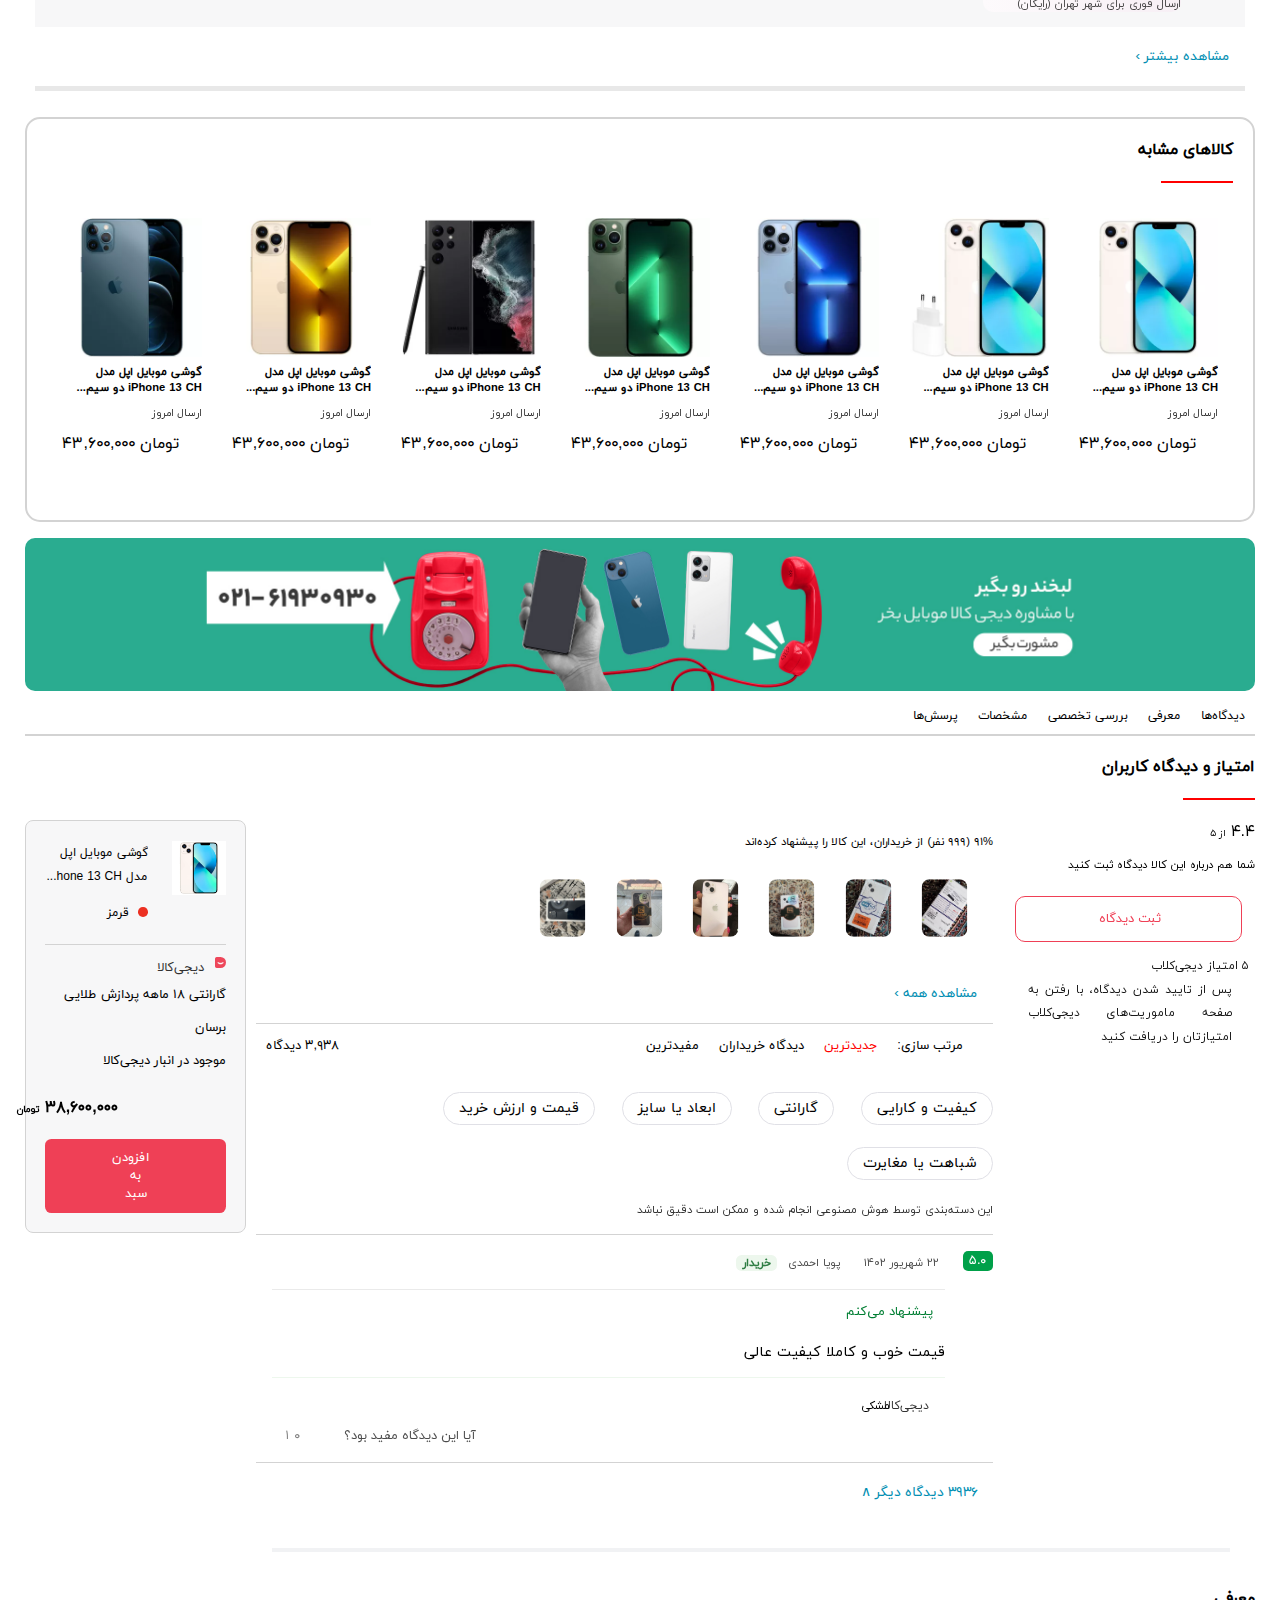
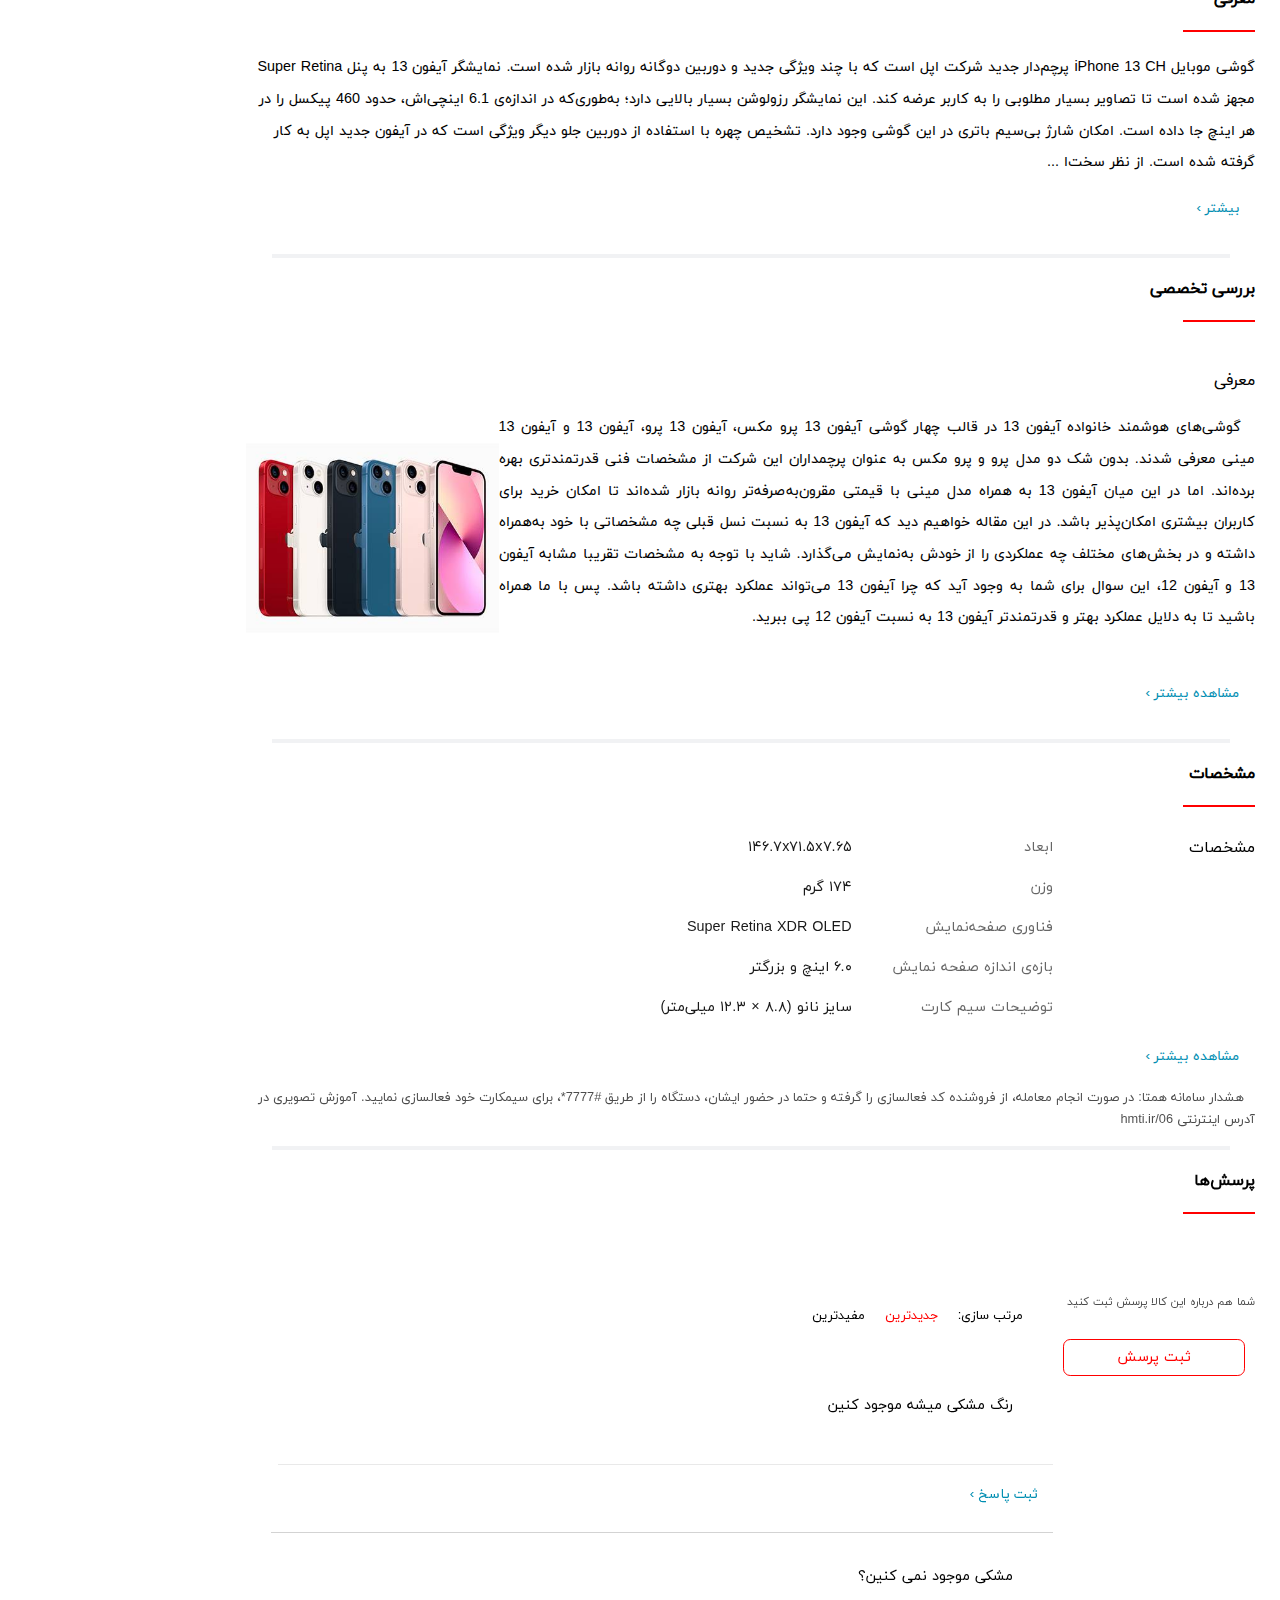
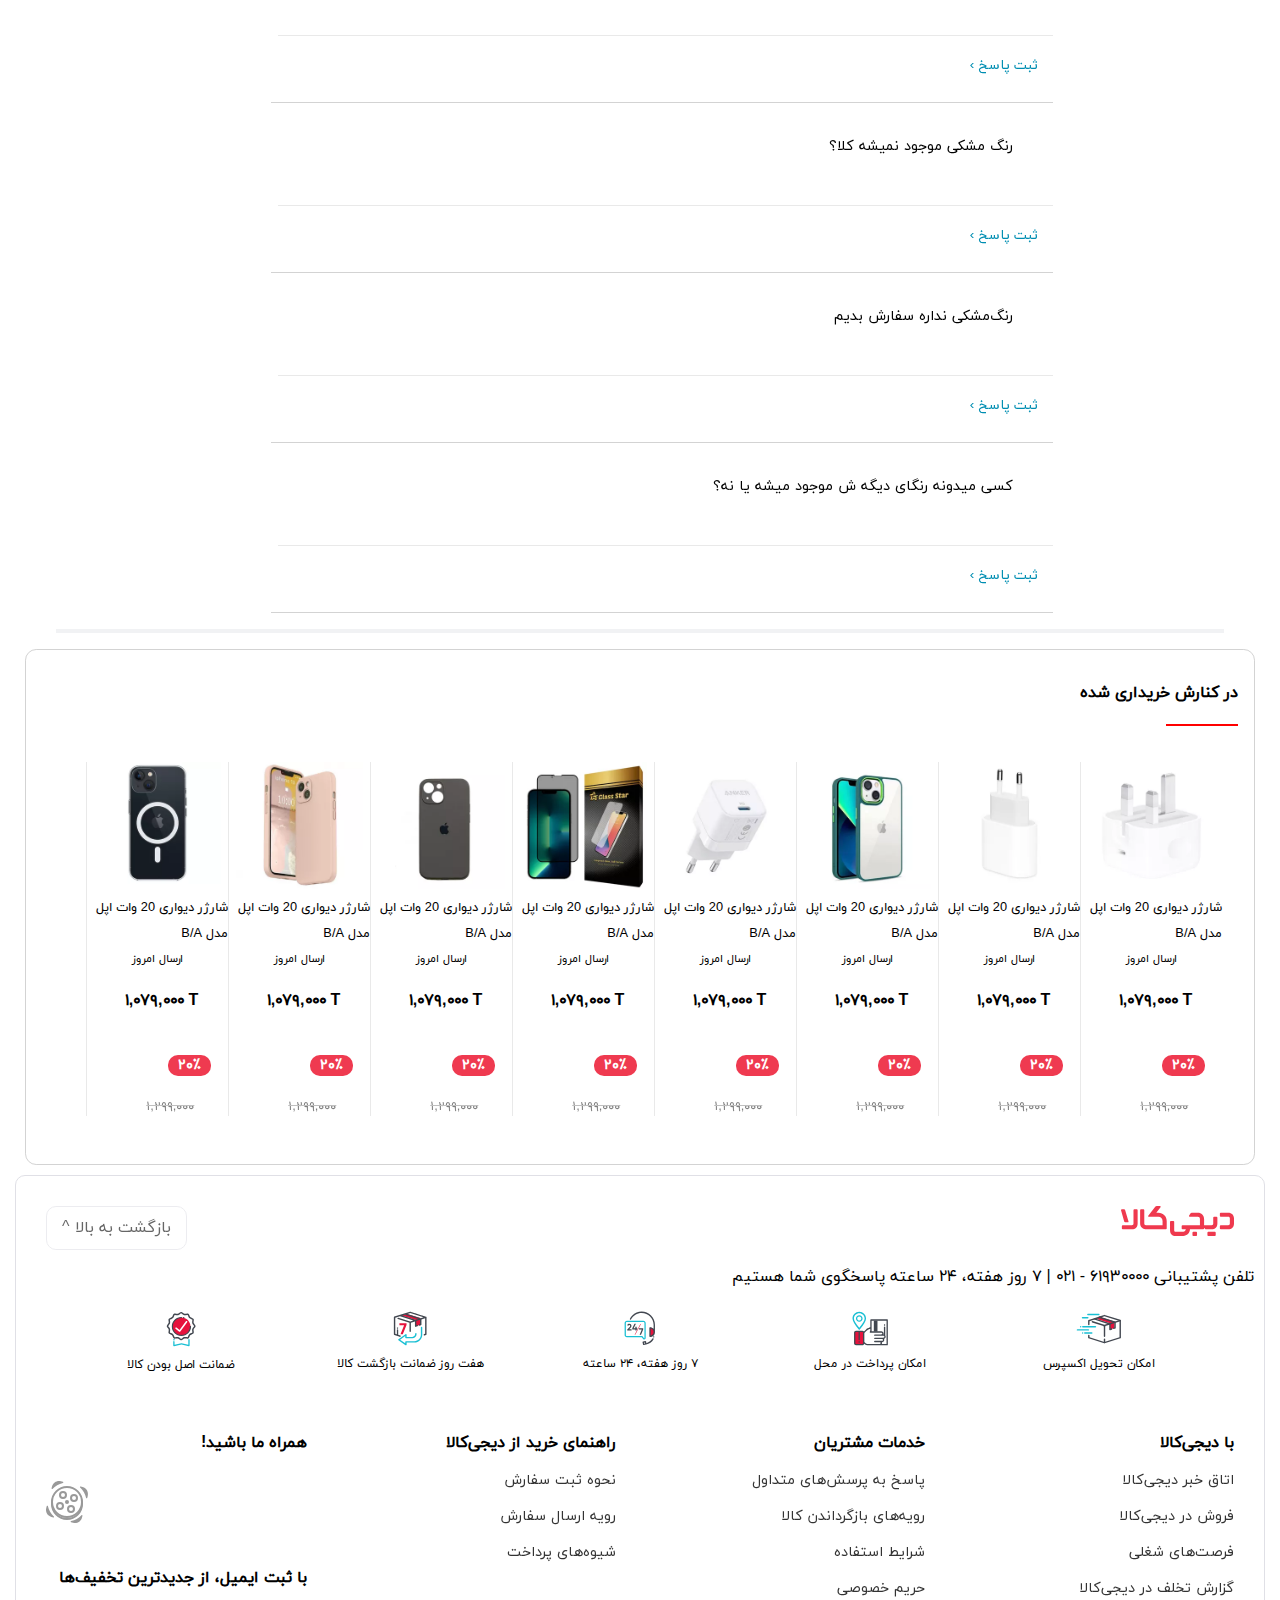
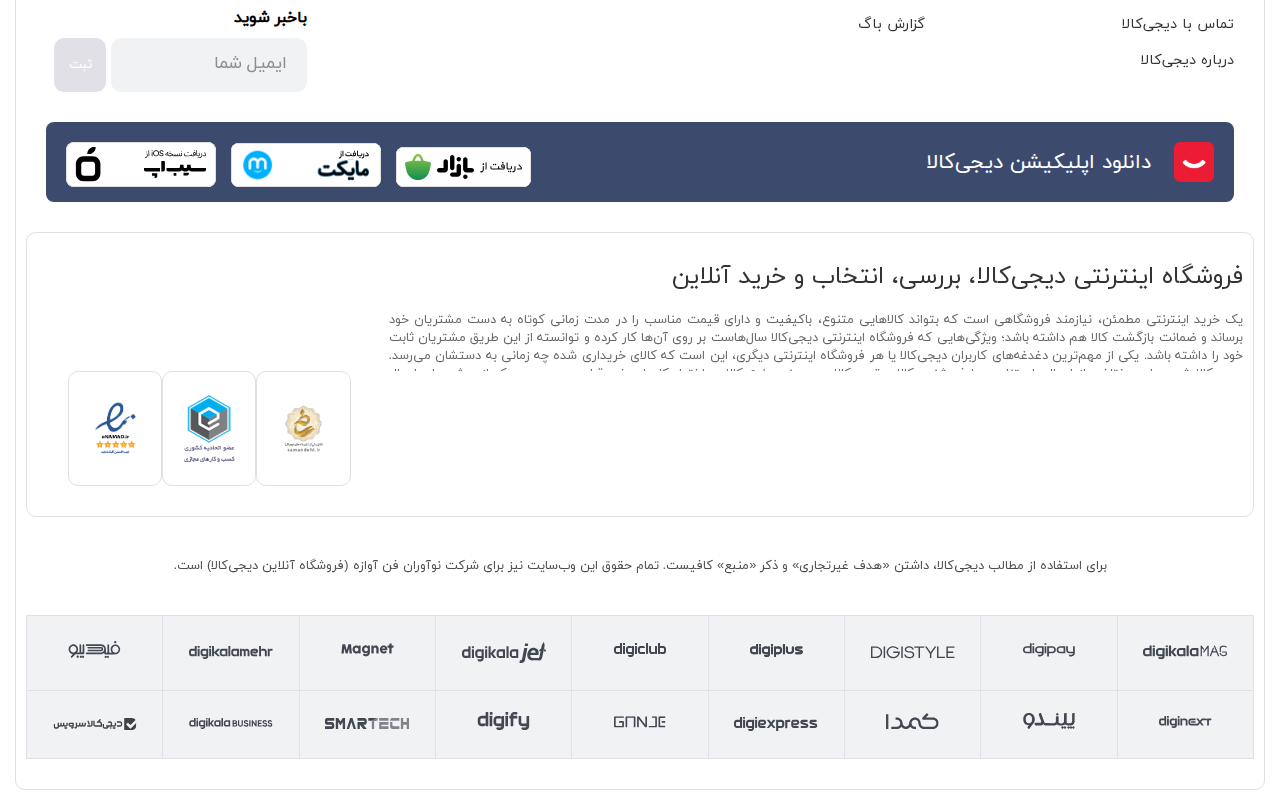
<file: Final Project digikala -Responsive/product.html>
<!DOCTYPE html>
<html lang="en">
<head>
    <meta charset="UTF-8">
    <meta name="viewport" content="width=device-width, initial-scale=1.0">
    <title>Product</title>
    <link rel="stylesheet" href="https://fonts.googleapis.com/css2?family=Material+Symbols+Outlined:opsz,wght,FILL,GRAD@24,400,0,0" />
    <script defer src="https://friconix.com/cdn/friconix.js"></script>
    <link rel="stylesheet" href="responsive.css">
    <link rel="stylesheet" href="product.css">
</head>
<body>

    <div class="container">
    <!-- HEADER Start -->
      

      <!-- HEADER End -->


<!-- Product Start -->




<div class="product-container">




 

<div class="product-topbar">
    <ul class="breadcrump">
        <li><a href="#">دیجی کالا</a></li>
        <li><a href="#">موبایل</a></li>
        <li><a href="#">گوشی موبایل</a></li>
    </ul>
    <div>
        <a href="#">فروش در دیجی‌کالا</a>
        <a href="#">ثبت آگهی در پیندو</a>
    </div>
    <!-- <div class="clearfix"></div> -->
</div>

<div class="product">

    <div class="col-xs-12 product-right">
        <div class="fave-navbar">
            <ul>
                <li><a href=""><i class="fi-xwluxl-heart-wide"></i> </a> </li>
                <li><a href=""><i class="fi-xnsuxl-share-solid"></i> </a> </li>
                <li><a href=""><i class="fi-xwluxl-bell-wide"> </i></a></li>
                <li><a href=""><i class="fi-xwldxl-analytics-wide"> </i></a></li>
                <li><a href=""><span class="material-symbols-outlined">compare</span></a></li>
                <li><a href=""><i class="fi-xnsuxl-three-bars-solid "></i></a></li>
            </ul>
        </div>
        <div class="product-image-div"><img src="images/Product-image.webp" alt=""></div>
        
        <div class="clearfix"></div>

        <div class="image-thumbs">
        <a href=""><img src="images/iphone4.webp" alt=""></a>
        <a href=""><img src="images/iphone5.webp" alt=""></a>
        <a href=""><img src="images/iphone3.webp" alt=""></a>
        <a href=""><img src="images/iphone2.webp" alt=""></a>
        <a href=""><img src="images/iphone1.webp" alt=""></a>
        <a href=""><img src="images/iphone6.webp" alt=""></a>
        </div>
        <i class="fi-cnldxl-exclamation-mark"></i>
        <a class="report-link" href=""><span>گزارش نادرستی مشخصات</span></a>













        <div class="clearfix"></div>
    </div>
    <div class="col-xs-12 product-center ">
        <ul class="breadcrump2">
           <a href=""><li><pre>اپل    ∕</pre></li></a>
            <a href=""><li>گوشی موبایل اپل</li></a>
        </ul>
        <div class="clearfix"></div>
        <h3 class="col-xs-12 h3-title"> گوشی موبایل اپل مدل iPhone 13 CH دو سیم‌ کارت ظرفیت 128 گیگابایت و رم 4 گیگابایت - نات اکتیو</h3>
<fieldset class="product-subtitle">
    <legend>Apple iPhone 13 CH Dual SIM 128GB And 4GB RAM Mobile Phone - Not Activate</legend>
    <div class="product-rate">
        <i class="fi-xnsuxl-star-solid"></i>
        <span>۴.۴</span>
        <span>(۲۳۴۴)</span>
        <i class="fi-xtsuxl-dot-solid"></i>
        <a href="#"><span>۳۸۷۸ دیدگاه</span></a>
        <i class="fi-xtsuxl-dot-solid"></i>
        <a href="#"><span>۱۱۴۹ پرسش</span></a>
    </div>
<div class="likes">
    <i class="like-ico fi-xwluhl-thumb-wide"></i>
    <span>۹۲% (۹۹۹ نفر) از خریداران، این کالا را پیشنهاد کرده‌اند</span>
    <i class="info-ico fi-cnldxl-exclamation-mark"></i>
</div>


<h4 class="title-h4">رنگ: مشکی</h4>


<div class="colors">
    <label class="color-label" for="color1">
        <input class="color-input" name="color" type="radio" id="color1">
        <div class="color color1">
            <p> <i class="fi-xwsuxl-check"></i> </p>
        </div>
    </label>
    <label class="color-label" for="color2">
        <input class="color-input" name="color" type="radio" id="color2">
        <div class="color color2">
            <p> <i class="fi-xwsuxl-check"></i> </p>
        </div>
    </label>
    <label class="color-label" for="color3">
        <input class="color-input" name="color" type="radio" id="color3">
        <div class="color color3">
            <p> <i class="fi-xwsuxl-check"></i> </p>
        </div>
    </label>
    <label class="color-label" for="color4">
        <input class="color-input" name="color" type="radio" id="color4">
        <div class="color color4">
            <p> <i class="fi-xwsuxl-check"></i> </p>
        </div>
    </label>
    <label class="color-label" for="color5">
        <input class="color-input" name="color" type="radio" id="color5">
        <div class="color color5">
            <p> <i class="fi-xwsuxl-check"></i> </p>
        </div>
    </label>
</div>

<h4 class="title-h4">بیمه</h4>


<div class="insuranc-box">
    <div class="insuranc-right">
        
        <input  type="checkbox">
    </div>
    <div class="insuranc-left">
        <p>بیمه تجهیزاتدیجیتال - بیمه پارسیان </p>
        <span class="offer-percent">۲۰٪</span>
        <span>۱,۰۴۰,۹۵۰</span>
        <span>۸۳۲,۷۶۰ تومان</span>
        <a href=""><span class="viewall">جزییات ›</span></a>
        <div class="clearfix"></div>
    </div>
</div>


</fieldset>

<div class="details-product">
    <h4 class="details-title">ویژگی‌ها</h4>
    <ul class="details-product-ul" >
        <li>
            <span>فناوری صفحه‌نمایش :</span>
            <span>Super Retina XDR OLED</span>
        </li>
        <li>
            <span>اندازه :</span>
            <span>6.1</span>
        </li>
        <li>
            <span>رزولوشن عکس :</span>
            <span>12 مگاپیکسل</span>
        </li>
        <li>
            <span>نسخه سیستم عامل :</span>
            <span>iOS 15</span>
        </li>
    </ul>
<div class="sending">


    <div class="sending-desc">
        <i class="fi-cnsdxl-exclamation-mark"></i>
        <span>امکان برگشت کالا در گروه موبایل با دلیل "انصراف از خرید" تنها در صورتی مورد قبول است که پلمب کالا باز نشده باشد. تمام
            گوشی‌های دیجی‌کالا ضمانت رجیستری دارند. در صورت وجود مشکل رجیستری، می‌توانید بعد از مهلت قانونی ۳۰ روزه، گوشی
            خریداری‌شده را مرجوع کنید.
        </span>
        <div class="clearfix"></div>
    </div>

    <div class="sending-free">
        <h4>ارسال رایگان برای این کالا</h4>
        <img src="images/sending-free.svg" alt="">
        <div class="clearfix"></div>
    </div>

    <div class="sending-digiplus">
        <i class="fi-cnsuxl-replit-old"></i>
        <p class="sending-digiplus-title">ویژه اعضای دیجی‌پلاس</p>
        <a href=""><span class="viewall">خرید اشتراک ›</span></a>
        <div class="clearfix"></div>

        <ul>
          <a href=""><li ><span>ارسال رایگان</span></li></a>
            <a href=""><li><span>ارسال فوری برای شهر تهران (رایگان)</span></li></a>
        </ul>
        <div class="clearfix"></div>
    </div>

</div>

</div>


    </div>
    <div class="col-xs-12 product-left">


        <div class="div-top">

            <div class="seller-box">
                <div>
                    <span>فروشنده</span>
                    <a href=""><span class="viewall">۸ فروشنده دیگر</span></a>
                    <div class="clearfix"></div>
                    <img class="logo-image" src="images/footerlogo2.webp" alt="">
                    <p>دیجی‌کالا</p>
        
                    <div class="pop-box">
                        <div class="pop-box-right">
                            <span>۸۰%</span>
                            <span>رضایت از کالا</span>
                        </div>
                        <div class="pop-box-left">
                            <span>عملکرد</span>
                            <span>عالی</span>
                        </div>
                        <div class="clearfix"></div>
        
                    </div>
        
        
                </div>
            </div>
        
            <div class="garanti-box">
        
                <i class="fi-xwluxl-shield-wide"></i>
                <span>گارانتی ۱۸ ماهه تک تیم فن</span>
        
            </div>
    
            <div class="inventory-box">
                <i class="fi-xnsuxl-hard-floppy"></i>
                <span>موجود در انبار دیجی‌کالا</span>
                <span>›</span>
                <div class="clearfix"></div>
        
                <ul class="inventory-box-ul">
                    <li><span>ارسال دیجی‌کالا</span></li>
                    <li><span>ارسال امروز (فعلا در شهر تهران و کرج)</span></li>
                </ul>
            </div>
            
            <div class="score-box">
                <i class="fi-cwsuxl-crosshairs-wide"></i>
                <span>۱۵۰ امتیاز دیجی‌کلاب</span>
                <i class="fi-cnldxl-exclamation-mark"></i>
            </div>
    
            <div class="cart-box">
                <a class="other-sellers" href="">
                    <i class="fi-cnldxl-exclamation-mark"></i>
                    <span>با قیمت ۳۷,۰۹۰,۰۰۰ تومان از فروشندگان دیگر</span>
                    <span>›</span>
                </a>
                <div class="cart-price">
                    <span class="offer-percent">۳٪</span>
                    <span>۳۸,۲۰۰,۰۰۰</span>
                    <p>۳۷,۱۵۰,۰۰۰ تومان</p>
                    <a class=" add-cart" href="#add-cart">افزودن به سبد</a>
                </div>
            </div>
        </div>
        
        <a href="#" class="price-supervision">
            
                <i class="fi-cnldxl-exclamation-mark"></i>
                <span>فرآیند قیمت‌گذاری و نظارت بر قیمت</span>
                <span>›</span>
          
        </a>
        <div class="price-better">
            <i class="fi-xwluxl-label-wide"></i>
            <a href=""><span>قیمت بهتری سراغ دارید؟</span></a>
        </div>


    
    
    
    
    
    
    
    
    
    
    
    
    
    
    
    
    </div>
    <div class="clearfix"></div>


    <div class="delivery-post row">
        <div class="delivery delivery-post1 col-xs-6">
            <img src="images/delivery-1-express-delivery.svg" alt="">
            <span>امکان تحویل اکسپرس</span>
        </div>
        <div class="delivery delivery-post2 col-xs-6">
            <img src="images/delivery-2-support.svg" alt="">
            <span>۲۴ ساعته، ۷ روز هفته</span>
        </div>
        <div class="delivery delivery-post3 col-xs-6">
            <img src="images/delivery-3-cash-on-delivery.svg" alt="">
            <span>امکان پرداخت در محل</span>
        </div>
        <div class="delivery delivery-post4 col-xs-6">
            <img src="images/delivery-4-days-return.svg" alt="">
            <span>هفت روز ضمانت بازگشت کالا</span>
        </div>
        <div class="delivery delivery-post5 col-xs-12">
            <img src="images/delivery-5-original-products.svg" alt="">
            <span>ضمانت اصل بودن کالا</span>
        </div>
        <div class="clearfix"></div>
    
    
    </div>

    <div class="all-sellers ">
        <h4 class="all-sellers-title">فروشندگان این کالا</h4>
        <div class="horizontal-line"></div>
    
        <table class="all-sellers-table">
            <tr>
                <td >
                    <div class="logo-div"><img src="images/footerlogo2.webp" alt=""></div>
                    <div class="seller-info">
                        <p>دیجی‌کالا</p>
                        <div class="pop-box">
                            <div class="pop-box-right">
                                <span>۸۰%</span>
                                <span>رضایت از کالا</span>
                            </div>
                            <div class="pop-box-left">
                                <span>عملکرد</span>
                                <span>عالی</span>
                            </div>
                            <div class="clearfix"></div>
    
                        </div>
                        <div class="digiplus-service">
                            <i class="fi-cnsuxl-replit-old"></i>
                            <span>خدمات دیجی‌پلاس</span>
                            <span>ارسال فوری برای شهر تهران (رایگان)</span>
                            <div class="clearfix"></div>
                        </div>
    
                    </div>
                </td >
                <td >
                    <i class="fi-xnluhl-truck"></i>
                    <span>ارسال دیجی‌کالا</span>
                    <p>ارسال امروز (فعلا در شهر تهران و کرج)</p>
                </td>
                <td >
                    <i class="fi-xwluxl-shield-wide"></i>
                    <span>گارانتی ۱۸ ماهه شرکتی</span>
                </td>
                <td >
                    <span>۳۷,۸۷۵,۰۰۰ تومان</span>
                    <a href="#">افزودن به سبد</a>
                </td>
            </tr>
            <tr>
                <td>
                    <div class="logo-div"><img src="images/footerlogo2.webp" alt=""></div>
                    <div class="seller-info">
                        <p>دیجی‌کالا</p>
                        <div class="pop-box">
                            <div class="pop-box-right">
                                <span>۸۰%</span>
                                <span>رضایت از کالا</span>
                            </div>
                            <div class="pop-box-left">
                                <span>عملکرد</span>
                                <span>عالی</span>
                            </div>
                            <div class="clearfix"></div>
    
                        </div>
                        <div class="digiplus-service">
                            <i class="fi-cnsuxl-replit-old"></i>
                            <span>خدمات دیجی‌پلاس</span>
                            <span>ارسال فوری برای شهر تهران (رایگان)</span>
                            <div class="clearfix"></div>
                        </div>
    
                    </div>
                </td>
                <td>
                    <i class="fi-xnluhl-truck"></i>
                    <span>ارسال دیجی‌کالا</span>
                    <p>ارسال امروز (فعلا در شهر تهران و کرج)</p>
                </td>
                <td>
                    <i class="fi-xwluxl-shield-wide"></i>
                    <span>گارانتی ۱۸ ماهه شرکتی</span>
                </td>
                <td>
                    <span>۳۷,۸۷۵,۰۰۰ تومان</span>
                    <a href="#">افزودن به سبد</a>
                </td>
            </tr>
            <tr>
                <td>
                    <div class="logo-div"><img src="images/footerlogo2.webp" alt=""></div>
                    <div class="seller-info">
                        <p>دیجی‌کالا</p>
                        <div class="pop-box">
                            <div class="pop-box-right">
                                <span>۸۰%</span>
                                <span>رضایت از کالا</span>
                            </div>
                            <div class="pop-box-left">
                                <span>عملکرد</span>
                                <span>عالی</span>
                            </div>
                            <div class="clearfix"></div>
    
                        </div>
                        <div class="digiplus-service">
                            <i class="fi-cnsuxl-replit-old"></i>
                            <span>خدمات دیجی‌پلاس</span>
                            <span>ارسال فوری برای شهر تهران (رایگان)</span>
                            <div class="clearfix"></div>
                        </div>
    
                    </div>
                </td>
                <td>
                    <i class="fi-xnluhl-truck"></i>
                    <span>ارسال دیجی‌کالا</span>
                    <p>ارسال امروز (فعلا در شهر تهران و کرج)</p>
                </td>
                <td>
                    <i class="fi-xwluxl-shield-wide"></i>
                    <span>گارانتی ۱۸ ماهه شرکتی</span>
                </td>
                <td>
                    <span>۳۷,۸۷۵,۰۰۰ تومان</span>
                    <a href="#">افزودن به سبد</a>
                </td>
            </tr>
            <tr>
                <td>
                    <div class="logo-div"><img src="images/footerlogo2.webp" alt=""></div>
                    <div class="seller-info">
                        <p>دیجی‌کالا</p>
                        <div class="pop-box">
                            <div class="pop-box-right">
                                <span>۸۰%</span>
                                <span>رضایت از کالا</span>
                            </div>
                            <div class="pop-box-left">
                                <span>عملکرد</span>
                                <span>عالی</span>
                            </div>
                            <div class="clearfix"></div>
    
                        </div>
                        <div class="digiplus-service">
                            <i class="fi-cnsuxl-replit-old"></i>
                            <span>خدمات دیجی‌پلاس</span>
                            <span>ارسال فوری برای شهر تهران (رایگان)</span>
                            <div class="clearfix"></div>
                        </div>
    
                    </div>
                </td>
                <td>
                    <i class="fi-xnluhl-truck"></i>
                    <span>ارسال دیجی‌کالا</span>
                    <p>ارسال امروز (فعلا در شهر تهران و کرج)</p>
                </td>
                <td>
                    <i class="fi-xwluxl-shield-wide"></i>
                    <span>گارانتی ۱۸ ماهه شرکتی</span>
                </td>
                <td>
                    <span>۳۷,۸۷۵,۰۰۰ تومان</span>
                    <a href="#">افزودن به سبد</a>
                </td>
            </tr>
        </table>
    
        <div class="viewmore-container">
            <a class="viewmore" href="">مشاهده بیشتر ›</a>
        </div>
    </div>


    <div class="similar-products col-xs-12">
        <h4 class="all-sellers-title">کالاهای مشابه</h4>
        <div class="horizontal-line"></div>

        <div class="similar-products-table" >
            <!-- <tr > -->
                <div class="td col-xs-6"><a href="#">
                    <img src="images/phone01.webp" alt="">
                    <p>گوشی موبایل اپل مدل iPhone 13 CH دو سیم‌ کارت ظرفیت 256 گیگابایت و رم 4 گیگابایت - نات اکتیو</p>
                    <i class="fi-cnluxl-telegram"></i>
                    <span>ارسال امروز</span>
                    <p>۴۳,۶۰۰,۰۰۰ تومان</p>
                </a></div>
                <div class=" td col-xs-6"><a href="#">
                    <img src="images/phone02.webp" alt="">
                    <p>گوشی موبایل اپل مدل iPhone 13 CH دو سیم‌ کارت ظرفیت 256 گیگابایت و رم 4 گیگابایت - نات اکتیو</p>
                    <i class="fi-cnluxl-telegram"></i>
                    <span>ارسال امروز</span>
                    <p>۴۳,۶۰۰,۰۰۰ تومان</p>
                </a></div>
                <div class="td col-xs-6"><a href="#">
                    <img src="images/phone03.webp" alt="">
                    <p>گوشی موبایل اپل مدل iPhone 13 CH دو سیم‌ کارت ظرفیت 256 گیگابایت و رم 4 گیگابایت - نات اکتیو</p>
                    <i class="fi-cnluxl-telegram"></i>
                    <span>ارسال امروز</span>
                    <p>۴۳,۶۰۰,۰۰۰ تومان</p>
                </a></div>
                <div class="td col-xs-6"><a href="#">
                    <img src="images/phone04.webp" alt="">
                    <p>گوشی موبایل اپل مدل iPhone 13 CH دو سیم‌ کارت ظرفیت 256 گیگابایت و رم 4 گیگابایت - نات اکتیو</p>
                    <i class="fi-cnluxl-telegram"></i>
                    <span>ارسال امروز</span>
                    <p>۴۳,۶۰۰,۰۰۰ تومان</p>
                </a></div>
                <div class="td col-xs-6"><a href="#">
                    <img src="images/phone05.webp" alt="">
                    <p>گوشی موبایل اپل مدل iPhone 13 CH دو سیم‌ کارت ظرفیت 256 گیگابایت و رم 4 گیگابایت - نات اکتیو</p>
                    <i class="fi-cnluxl-telegram"></i>
                    <span>ارسال امروز</span>
                    <p>۴۳,۶۰۰,۰۰۰ تومان</p>
                </a></div>
                <div class="td col-xs-6"><a href="#">
                    <img src="images/phone06.webp" alt="">
                    <p>گوشی موبایل اپل مدل iPhone 13 CH دو سیم‌ کارت ظرفیت 256 گیگابایت و رم 4 گیگابایت - نات اکتیو</p>
                    <i class="fi-cnluxl-telegram"></i>
                    <span>ارسال امروز</span>
                    <p>۴۳,۶۰۰,۰۰۰ تومان</p>
                </a></div>
                <div class="td col-xs-6"><a href="#">
                    <img src="images/phone07.webp" alt="">
                    <p>گوشی موبایل اپل مدل iPhone 13 CH دو سیم‌ کارت ظرفیت 256 گیگابایت و رم 4 گیگابایت - نات اکتیو</p>
                    <i class="fi-cnluxl-telegram"></i>
                    <span>ارسال امروز</span>
                    <p>۴۳,۶۰۰,۰۰۰ تومان</p>
                </a></div>
                <div class="clearfix"></div>
            <!-- </tr> -->
        </div>
        <div class="clearfix"></div>
    </div>


    <div class="ad">
        <img src="images/ad.jpg" alt="">
    </div>



<!-- Comments Start -->
<div class="comments col-xs-12">






    <ul class="comments-navbar col-xs-12">
        <li><a href="##viewpoint">دیدگاه‌ها</a></li>
        <li><a href="#intro">معرفی</a></li>
        <li><a href="#analys">بررسی تخصصی</a></li>
        <li><a href="#details">مشخصات</a></li>
        <li><a href="#questions">پرسش‌ها</a></li>
        <div class="clearfix"></div>
        <div class="hr-brake"></div>
    </ul>
    <h4>امتیاز و دیدگاه کاربران</h4>
    <div class="horizontal-line"></div>


    <div class="center-right col-xs-12">



        <div class="comments-box right-side col-xs-12">

            <p>
                <span>۴.۴</span>
                <span>از ۵</span>
            </p>
            <p>
                <i class="fi-xnsuxl-star-solid"></i>
                <i class="fi-xnsuxl-star-solid"></i>
                <i class="fi-xnsuxl-star-solid"></i>
                <i class="fi-xnsuxl-star-solid"></i>
                <i class="fi-xnluxl-star-half"></i>
            </p>
            <p>شما هم درباره این کالا دیدگاه ثبت کنید</p>
            <a href="#set-comment">ثبت دیدگاه</a>
            <i class="fi-cnldxl-exclamation-mark"></i>
            <span class="digiclub-rate"> ۵ امتیاز دیجی‌کلاب</span>
            <p class="digiclub-rate">پس از تایید شدن دیدگاه، با رفتن به صفحه ماموریت‌های دیجی‌کلاب امتیازتان را دریافت
                کنید</p>
            <div class="clearfix"></div>
        </div>




        <div id="#viewpoint" class="comments-box center col-xs-12">
            <p>
                <i class="fi-xwluhl-thumb-wide"></i>
                <span>۹۱% (۹۹۹ نفر) از خریداران، این کالا را پیشنهاد کرده‌اند</span>
                <i class="fi-cnldxl-exclamation-mark"></i>
            </p>

            <div class="users-pic col-xs-12">
                <a href=""><img src="images/user-pic1.jpg" alt=""></a>
                <a href=""><img src="images/user-pic2.jpg" alt=""></a>
                <a href=""><img src="images/user-pic3.jpeg" alt=""></a>
                <a href=""><img src="images/user-pic4.jpeg" alt=""></a>
                <a href=""><img src="images/user-pic5.jpeg" alt=""></a>
                <a href=""><img src="images/user-pic6.jpeg" alt=""></a>
            </div>
            <a class="viewmore" href="">مشاهده همه ›</a>


            <ul class="comments-filter">
                <li><i class="fi-xnsuxl-three-bars-solid"></i></li>
                <a href="">
                    <li>مرتب سازی:</li>
                </a>
                <a href="">
                    <li>جدیدترین</li>
                </a>
                <a href="">
                    <li>دیدگاه خریداران</li>
                </a>
                <a href="">
                    <li>مفیدترین</li>
                </a>
                <span>۳,۹۳۸ دیدگاه</span>
                <div class="clearfix"></div>
            </ul>


            <div class="quality-box">
                <div class="quality-box-btns">
                    <a href="#">کیفیت و کارایی</a>
                    <a href="#">گارانتی</a>
                    <a href="#">ابعاد یا سایز</a>
                    <a href="#">قیمت و ارزش خرید</a>
                    <a href="#">شباهت یا مغایرت</a>
                </div>
                <p>این دسته‌بندی توسط هوش مصنوعی انجام شده و ممکن است دقیق نباشد</p>
            </div>

            <div class="comment-box">

                <div class="user-info">
                    <span class="user-rate">۵.۰</span>
                    <span class="comment-date">۲۲ شهریور ۱۴۰۲</span>
                    <i class="fi-xtsuxl-dot-solid"></i>
                    <span class="user-name">پویا احمدی</span>
                    <span class="user-role">خریدار</span>
                    <a href=""><i class="fi-xwsrxl-ellipsis"></i></a>

                </div>

                <div class="comment-suggest">
                    <i class="fi-xwluhl-thumb-wide"></i>
                    <span>پیشنهاد می‌کنم</span>
                </div>
                <p class="comment-text">قیمت خوب و کاملا کیفیت عالی</p>
                <div class="comment-digi">
                    <i class="fi-xnluxl-shopping-bag"></i>
                    <span>دیجی‌کالا</span>
                    <i class="fi-xtsuxl-dot-solid"></i>
                    <span>مشکی</span>
                </div>
                <div class="comment-likes">
                    <i class="fi-xwldxl-thumb-wide"></i>
                    <span class="dislike-count">۱</span>
                    <i class="fi-xwluhl-thumb-wide"></i>
                    <span class="like-count">۰</span>
                    <span>آیا این دیدگاه مفید بود؟</span>

                </div>

            </div>







            <a class="viewmore" href="">۳۹۳۶ دیدگاه دیگر ∧</a>



            <div class="clearfix"></div>
        </div>


        <div class="clearfix"></div>
        <div class="hr-brake2"></div>
    </div>




    <div class="comments-box left-side col-xs-12">
        <div class="cart-product">

            <img class="cart-product-image" src="images/mobile1.webp" alt="">
            <div class="cart-product-text">
                <p>گوشی موبایل اپل مدل iPhone 13 CH دو سیم‌ کارت ظرفیت 128 گیگابایت و رم 4 گیگابایت - نات اکتیو</p>
                <p><span class="red-circle"></span>قرمز</p>
            </div>
            <div class="clearfix"></div>

        </div>

        <p>
            <img class="logo-image" src="images/footerlogo2.webp" alt="">
            <span>دیجی‌کالا</span>
        </p>
        <p>
            <i class="fi-xwluxl-shield-wide"></i>
            <span>گارانتی ۱۸ ماهه پردازش طلایی برسان</span>
        </p>
        <p>
            <i class="fi-xnsuhl-hard-floppy"></i>
            <span>موجود در انبار دیجی‌کالا</span>
        </p>
        <h4>
            <span> ۳۸,۶۰۰,۰۰۰ </span>
            <span>تومان</span>
        </h4>
        <a href="">افزودن به سبد</a>

        <div class="clearfix"></div>
    </div>


    <div class="clearfix"></div>

    <div class="product-desc col-xs-12">



        <div id="intro" class="intro">
            <h4>معرفی</h4>
            <div class="horizontal-line"></div>
            <p>گوشی موبایل iPhone 13 CH پرچم‌دار جدید شرکت اپل است که با چند ویژگی جدید و دوربین دوگانه روانه بازار شده
                است. نمایشگر آیفون 13 به پنل Super Retina مجهز ‌شده است تا تصاویر بسیار مطلوبی را به کاربر عرضه کند. این
                نمایشگر رزولوشن بسیار بالایی دارد؛ به‌طوری‌که در اندازه­‌ی 6.1 اینچی‌اش، حدود 460 پیکسل را در هر اینچ جا
                داده است. امکان شارژ بی‌‌سیم باتری در این گوشی وجود دارد. تشخیص چهره با استفاده از دوربین جلو دیگر ویژگی
                است که در آیفون جدید اپل به کار گرفته شده است. از نظر سخت‌‌ا ...</p>
            <a class="viewmore" href=""> بیشتر ›</a>
        </div>
        <div class="hr-brake2"></div>

        <div id="analys" class="analys col-xs-12">
            <h4>بررسی تخصصی</h4>
            <div class="horizontal-line"></div>
            <h4>معرفی</h4>

            <div>
                <p class="col-xs-12">گوشی‌های هوشمند خانواده آیفون 13 در قالب چهار گوشی آیفون 13 پرو مکس، آیفون 13 پرو، آیفون 13 و آیفون
                    13 مینی معرفی شدند. بدون شک دو مدل پرو و پرو مکس به عنوان پرچمداران این شرکت از مشخصات فنی
                    قدرتمند‌تری بهره برده‌اند. اما در این میان آیفون 13 به همراه مدل مینی با قیمتی مقرون‌به‌صرفه‌تر
                    روانه بازار شده‌اند تا امکان خرید برای کاربران بیشتری امکان‌پذیر باشد. در این مقاله خواهیم دید که
                    آیفون 13 به نسبت نسل قبلی چه مشخصاتی با خود به‌همراه داشته و در بخش‌های مختلف چه عملکردی را از خودش
                    به‌نمایش می‌گذارد. شاید با توجه به مشخصات تقریبا مشابه آیفون 13 و آیفون 12، این سوال برای شما به
                    وجود آید که چرا آیفون 13 می‌تواند عملکرد بهتری داشته باشد. پس با ما همراه باشید تا به دلایل عملکرد
                    بهتر و قدرتمند‌تر آیفون 13 به نسبت آیفون 12 پی ببرید.</p>
                <img class="col-xs-12" src="images/phone-intro.jpg" alt="">
                <div class="clearfix"></div>
            </div>
            <a class="viewmore" href=""> مشاهده بیشتر ›</a>
        </div>
        <div class="hr-brake2"></div>
        <div id="details" class="details">
            <h4>مشخصات</h4>
            <div class="horizontal-line"></div>
            <table class="details-table">

                <tr>
                    <td rowspan="5">
                        <h4 class="details-title">مشخصات</h4>
                    </td>
                    <td>ابعاد</td>
                    <td>۱۴۶.۷x۷۱.۵x۷.۶۵</td>
                </tr>
                <tr>

                    <td>وزن</td>
                    <td>۱۷۴ گرم</td>
                </tr>
                <tr>

                    <td>فناوری صفحه‌نمایش</td>
                    <td>Super Retina XDR OLED</td>
                </tr>
                <tr>

                    <td>بازه‌ی اندازه صفحه نمایش</td>
                    <td>۶.۰ اینچ و بزرگتر</td>
                </tr>
                <tr>

                    <td>توضیحات سیم کارت</td>
                    <td>سایز نانو (۸.۸ × ۱۲.۳ میلی‌متر)</td>
                </tr>
            </table>
            <a class="viewmore" href=""> مشاهده بیشتر ›</a>
            <i class="fi-cnldxl-exclamation-mark"></i>
            <span class="hmti">هشدار سامانه همتا: در صورت انجام معامله، از فروشنده کد فعالسازی را گرفته و حتما در حضور
                ایشان، دستگاه را از طریق #7777*، برای سیمکارت خود فعالسازی نمایید. آموزش تصویری در آدرس اینترنتی
                hmti.ir/06</span>
        </div>
        <div class="hr-brake2"></div>
        <div id="questions" class="questions">

            <h4 class="title-h4">پرسش‌ها</h4>
            <div class="horizontal-line"></div>
            <div class="set-question">
                <p>شما هم درباره این کالا پرسش ثبت کنید</p>
                <a href="#setq">ثبت پرسش</a>
            </div>
            <div class="user-questions">

                <ul class="questions-filter comments-filter">
                    <li><i class="fi-xnsuxl-three-bars-solid"></i></li>
                    <a href="">
                        <li>مرتب سازی:</li>
                    </a>
                    <a href="">
                        <li>جدیدترین</li>
                    </a>
                    <a href="">
                        <li>مفیدترین</li>
                    </a>
                    <div class="clearfix"></div>
                </ul>

                <p class="user-question">
                    <span><i class="fi-stluxl-question-mark"></i></span>
                    <span>رنگ مشکی میشه موجود کنین</span>
                </p>
                <a class="viewmore" href=""> ثبت پاسخ‌ ›</a>

                <p class="user-question">
                    <span><i class="fi-stluxl-question-mark"></i></span>
                    <span>مشکی موجود نمی کنین؟</span>
                </p>
                <a class="viewmore" href=""> ثبت پاسخ‌ ›</a>

                <p class="user-question">
                    <span><i class="fi-stluxl-question-mark"></i></span>
                    <span>رنگ مشکی موجود نمیشه کلا؟</span>
                </p>
                <a class="viewmore" href=""> ثبت پاسخ‌ ›</a>

                <p class="user-question">
                    <span><i class="fi-stluxl-question-mark"></i></span>
                    <span>رنگ‌مشکی نداره سفارش بدیم</span>
                </p>
                <a class="viewmore" href=""> ثبت پاسخ‌ ›</a>

                <p class="user-question">
                    <span><i class="fi-stluxl-question-mark"></i></span>
                    <span>کسی میدونه رنگای دیگه ش موجود میشه یا نه؟</span>
                </p>
                <a class="viewmore" href=""> ثبت پاسخ‌ ›</a>





            </div>
            <div class="clearfix"></div>

        </div>
    </div>

</div>
<div class="hr-brake2"></div>


<div class="buy-too">
    <h4>در کنارش خریداری شده</h4>
    <div class="horizontal-line"></div>
    <div class="buy-too-products col-xs-12">
        <div class="col-xs-6">
            <img src="images/buy-too1.webp" alt="">
            <p>شارژر دیواری 20 وات اپل مدل B/A</p>
            <i class="fi-cwluxl-telegram"></i>
            <span>ارسال امروز</span>
            <p>
                <span>۱,۰۷۹,۰۰۰ T </span>
                <span class="offer-percent">۲۰٪</span>
            </p>
            <p>۱,۲۹۹,۰۰۰</p>
        </div>

        <div class="col-xs-6">
            <img src="images/buy-too2.webp" alt="">
            <p>شارژر دیواری 20 وات اپل مدل B/A</p>
            <i class="fi-cwluxl-telegram"></i>
            <span>ارسال امروز</span>
            <p>
                <span>۱,۰۷۹,۰۰۰ T </span>
                <span class="offer-percent">۲۰٪</span>
            </p>
            <p>۱,۲۹۹,۰۰۰</p>
        </div>

        <div class="col-xs-6">
            <img src="images/buy-too3.webp" alt="">
            <p>شارژر دیواری 20 وات اپل مدل B/A</p>
            <i class="fi-cwluxl-telegram"></i>
            <span>ارسال امروز</span>
            <p>
                <span>۱,۰۷۹,۰۰۰ T </span>
                <span class="offer-percent">۲۰٪</span>
            </p>
            <p>۱,۲۹۹,۰۰۰</p>
        </div>

        <div class="col-xs-6">
            <img src="images/buy-too4.webp" alt="">
            <p>شارژر دیواری 20 وات اپل مدل B/A</p>
            <i class="fi-cwluxl-telegram"></i>
            <span>ارسال امروز</span>
            <p>
                <span>۱,۰۷۹,۰۰۰ T </span>
                <span class="offer-percent">۲۰٪</span>
            </p>
            <p>۱,۲۹۹,۰۰۰</p>
        </div>

        <div class="col-xs-6">
            <img src="images/buy-too5.webp" alt="">
            <p>شارژر دیواری 20 وات اپل مدل B/A</p>
            <i class="fi-cwluxl-telegram"></i>
            <span>ارسال امروز</span>
            <p>
                <span>۱,۰۷۹,۰۰۰ T </span>
                <span class="offer-percent">۲۰٪</span>
            </p>
            <p>۱,۲۹۹,۰۰۰</p>
        </div>

        <div class="col-xs-6">
            <img src="images/buy-too6.webp" alt="">
            <p>شارژر دیواری 20 وات اپل مدل B/A</p>
            <i class="fi-cwluxl-telegram"></i>
            <span>ارسال امروز</span>
            <p>
                <span>۱,۰۷۹,۰۰۰ T </span>
                <span class="offer-percent">۲۰٪</span>
            </p>
            <p>۱,۲۹۹,۰۰۰</p>
        </div>

        <div class="col-xs-6">
            <img src="images/buy-too7.webp" alt="">
            <p>شارژر دیواری 20 وات اپل مدل B/A</p>
            <i class="fi-cwluxl-telegram"></i>
            <span>ارسال امروز</span>
            <p>
                <span>۱,۰۷۹,۰۰۰ T </span>
                <span class="offer-percent">۲۰٪</span>
            </p>
            <p>۱,۲۹۹,۰۰۰</p>
        </div>
        <div class="col-xs-6">
            <img src="images/buy-too8.webp" alt="">
            <p>شارژر دیواری 20 وات اپل مدل B/A</p>
            <i class="fi-cwluxl-telegram"></i>
            <span>ارسال امروز</span>
            <p>
                <span>۱,۰۷۹,۰۰۰ T </span>
                <span class="offer-percent">۲۰٪</span>
            </p>
            <p>۱,۲۹۹,۰۰۰</p>
        </div>
    </div>
</div>


<!-- Comments End -->






    </div>



          <!-- FOOTER START -->

          <div class="footer">
            <div class="footer1">
              <div class="footer-top">
                <div class="digilogo"><img src="images/digi.svg" alt="" /></div>
                <a href="#top" class="go-top">بازگشت به بالا ^</a>
              </div>
              <div class="contact">
                <p class="col-xs-12">تلفن پشتیبانی ۶۱۹۳۰۰۰۰ - ۰۲۱    |    ۷ روز هفته، ۲۴ ساعته پاسخگوی شما هستیم</p>
              </div>
              <div class="sending">
                <div class="sending-box">
                  <a class="sending-image-box col-xs-4" href="#sending">
                    <img src="images/sending-express-delivery.svg" alt="" />
                    <p class="sending-image-title">اﻣﮑﺎن ﺗﺤﻮﯾﻞ اﮐﺴﭙﺮس</p>
                  </a>
                  <a class="sending-image-box col-xs-4" href="#sending">
                    <img src="images/sending-cash-on-delivery.svg" alt="" />
                    <p class="sending-image-title">امکان پرداخت در محل</p>
                  </a>
                  <a class="sending-image-box col-xs-4" href="#sending">
                    <img src="images/sending-support.svg" alt="" />
                    <p class="sending-image-title">۷ روز ﻫﻔﺘﻪ، ۲۴ ﺳﺎﻋﺘﻪ</p>
                  </a>
                  <a class="sending-image-box col-xs-4" href="#sending">
                    <img src="images/sending-days-return.svg" alt="" />
                    <p class="sending-image-title">هفت روز ضمانت بازگشت کالا</p>
                  </a>
                  <a class="sending-image-box col-xs-4" href="#sending">
                    <img src="images/sending-original-products.svg" alt="" />
                    <p class="sending-image-title">ﺿﻤﺎﻧﺖ اﺻﻞ ﺑﻮدن ﮐﺎﻟﺎ</p>
                  </a>
                </div>
              </div>
              <div class="clearfix"></div>
    
              <!-- DigiHelp Start -->
    
              <div class="digihelp">
                <div class="digihelp-col digihelp-col1 col-xs-6">
                  <h4 class="title-h4">با دیجی‌کالا</h4>
                  <a href="#digihelp"><p class="digihelp-text">اتاق خبر دیجی‌کالا</p></a>
                  <a href="#digihelp"><p class="digihelp-text">فروش در دیجی‌کالا</p></a>
                  <a href="#digihelp"><p class="digihelp-text">فرصت‌های شغلی</p></a>
                  <a href="#digihelp"><p class="digihelp-text">گزارش تخلف در دیجی‌کالا</p></a>
                  <a href="#digihelp"><p class="digihelp-text">تماس با دیجی‌کالا</p></a>
                  <a href="#digihelp"><p class="digihelp-text">درباره دیجی‌کالا</p></a>
                </div>
                <div class="digihelp-col digihelp-col2 col-xs-6">
                  <h4 class="title-h4">خدمات مشتریان</h4>
                  <a href="#digihelp"><p class="digihelp-text">پاسخ به پرسش‌های متداول</p></a>
                  <a href="#digihelp"><p class="digihelp-text">رویه‌های بازگرداندن کالا</p></a>
                  <a href="#digihelp"><p class="digihelp-text">شرایط استفاده</p></a>
                  <a href="#digihelp"><p class="digihelp-text">حریم خصوصی</p></a>
                  <a href="#digihelp"><p class="digihelp-text">گزارش باگ</p></a>
                </div>
                <div class="digihelp-col digihelp-col3 col-xs-6">
                  <h4 class="title-h4">راهنمای خرید از دیجی‌کالا</h4>
                  <a href="#digihelp"><p class="digihelp-text">نحوه ثبت سفارش</p></a>
                  <a href="#digihelp"><p class="digihelp-text">رویه ارسال سفارش</p></a>
                  <a href="#digihelp"><p class="digihelp-text">شیوه‌های پرداخت</p></a>
                </div>
                <div class="digihelp-col digihelp-col4 col-xs-12">
                  <h4 class="title-h4">همراه ما باشید!</h4>
                  <div class="social-box col-xs-6">
                    <a href="https://www.instagram.com/digikalacom/"><i class="fi-xnsuxl-instagram social-icon"></i></a>
                    <a href="https://twitter.com/digikalacom"><i class="fi-xnsuxl-twitter-solid social-icon"></i></a>
                    <a href="https://www.linkedin.com/company/digikala/mycompany/"><i class="fi-snsuxl-linkedin social-icon"></i></a>
                    <a href="https://www.aparat.com/digikala/">
                      <svg class="social-svg" xmlns="http://www.w3.org/2000/svg" x="0px" y="0px" width="48" height="48" viewBox="0 0 48 48">
                        <circle cx="24" cy="26" r="15" fill="#fff" stroke="#000" stroke-linecap="round" stroke-linejoin="round" stroke-miterlimit="10" stroke-width="2"></circle>
                        <circle cx="24" cy="24" r="15" fill="#fff" stroke="#000" stroke-linecap="round" stroke-linejoin="round" stroke-miterlimit="10" stroke-width="2"></circle>
                        <circle cx="20" cy="17" r="3" fill="none" stroke="#000" stroke-linecap="round" stroke-linejoin="round" stroke-miterlimit="10" stroke-width="2"></circle>
                        <circle cx="17" cy="28" r="3" fill="none" stroke="#000" stroke-linecap="round" stroke-linejoin="round" stroke-miterlimit="10" stroke-width="2"></circle>
                        <circle cx="24" cy="24" r="2"></circle>
                        <circle cx="28" cy="31" r="3" fill="none" stroke="#000" stroke-linecap="round" stroke-linejoin="round" stroke-miterlimit="10" stroke-width="2"></circle>
                        <circle cx="31" cy="20" r="3" fill="none" stroke="#000" stroke-linecap="round" stroke-linejoin="round" stroke-miterlimit="10" stroke-width="2"></circle>
                        <path d="M19.941,3.787l-2.01-0.539c-3.863-1.035-7.833,1.257-8.868,5.12l-0.531,1.981c-0.155,0.578,0.566,0.97,0.969,0.526 c2.706-2.983,6.323-5.12,10.411-5.987C20.498,4.765,20.519,3.942,19.941,3.787z"></path>
                        <path d="M28.059,44.213l2.01,0.539c3.863,1.035,7.833-1.257,8.868-5.12l0.531-1.981c0.155-0.579-0.566-0.97-0.969-0.526 c-2.706,2.983-6.323,5.12-10.411,5.987C27.502,43.235,27.481,44.058,28.059,44.213z"></path>
                        <path d="M39.631,9.063l-1.981-0.531c-0.578-0.155-0.97,0.566-0.526,0.969c2.983,2.706,5.12,6.323,5.987,10.411 c0.124,0.586,0.947,0.607,1.102,0.029l0.539-2.01C45.786,14.068,43.494,10.098,39.631,9.063z"></path>
                        <path d="M3.787,28.059l-0.539,2.01c-1.035,3.863,1.257,7.833,5.12,8.868l1.981,0.531c0.578,0.155,0.97-0.566,0.526-0.969 c-2.983-2.706-5.12-6.323-5.987-10.411C4.765,27.502,3.942,27.481,3.787,28.059z"></path>
                      </svg>
                    </a>
                  </div>
                  <div class="clearfix"></div>
                  <h4 class="title-h4">با ثبت ایمیل، از جدید‌ترین تخفیف‌ها با‌خبر شوید</h4>
    
                  <div class="mail-box">
                    <form class="email-box" action="">
                      <input required type="email" placeholder="ایمیل شما" />
                      <input type="submit" value="ثبت" />
                    </form>
                  </div>
                </div>
              </div>
              <div class="clearfix"></div>
              <!-- DigiHelp End -->
    
              <!-- Footer Market Start -->
            <div class="footer-market row">
                
                    <div class="footer-logo-div"><img class="footer-logo" src="images/footerlogo2.webp" alt="" /></div>
                    <p class="footer-market-text">دانلود اپلیکیشن دیجی‌کالا</p>
                
                <div class="footer-market-logoes col-xs-12 row">
                    <a href="#more"><img class="footer-market-logo col-xs-3" src="images/footer-coffe-bazzar.svg" alt="" /></a>
                    <a href="#more"><img class="footer-market-logo col-xs-3" src="images/footer-myket.svg" alt="" /></a>
                    <a href="#more"><img class="footer-market-logo col-xs-3" src="images/footer-sib-app.svg" alt="" /></a>
                    
                </div>
                <div class="clearfix"></div>
            </div>
              <div class="clearfix"></div>
              <!-- footer2 start -->
    
              <div class="footer2">
                <div class="footer2-right col-xs-12">
                  <p class="footer2-title">فروشگاه اینترنتی دیجی‌کالا، بررسی، انتخاب و خرید آنلاین</p>
                  <p class="footer2-text col-xs-12">
                    یک خرید اینترنتی مطمئن، نیازمند فروشگاهی است که بتواند کالاهایی متنوع، باکیفیت و دارای قیمت مناسب را در مدت زمانی کوتاه به دست مشتریان خود برساند و ضمانت بازگشت کالا هم داشته باشد؛ ویژگی‌هایی که فروشگاه اینترنتی دیجی‌کالا سال‌هاست بر روی آن‌ها کار کرده و توانسته از این طریق مشتریان ثابت خود را داشته باشد. یکی از مهم‌ترین دغدغه‌های کاربران دیجی‌کالا یا هر فروشگاه‌ اینترنتی دیگری، این است که کالای خریداری شده چه زمانی به دستشان می‌رسد. دیجی‌کالا شیوه‌های مختلفی از ارسال را متناسب
                    با فروشنده کالا،‌ مقصد کالا و همچنین نوع کالا در اختیار کاربران خود قرار می‌دهد. هر یک از روش های ارسال دیجی کالا شرایط و ویژگی‌های خاص خود را دارند که ممکن است گاهی برای کاربران جدید، مبهم و پیچیده به نظر برسند. برای آگاهی بیشتر مشتریان از خدمات دیجی‌کالا، این فروشگاه اینترنتی در بخشی از وب‌سایت خود راهنمای کاملی از شیوه‌‌های ارسال را به صورت ساده و به دور از پیچیدگی، قرار داده است که شامل 8 نوع ارسال کالا به روش‌های زیر است: ارسال امروز، دریافت حضوری، دریافت از گنجه، ارسال توسط
                    فروشنده، ارسال عادی، ارسال کالاهای بزرگ، سنگین و فوق سنگین، ارسال سریع سوپرمارکتی، ارسال با پست کدام محصولات در دیجی‌کالا قابل سفارش هستند؟ تقریبا می‌توان گفت محصولی وجود ندارد که دیجی‌کالا برای مشتریان خود در سراسر کشور فراهم نکرده باشد. شما می‌توانید در تمامی روزهای هفته و تمامی شبانه روز یا در روزهای خاصی مثل حراج شگفت انگیز دیجی‌کالا که محصولات دارای تخفیف عالی می‌شوند، سفارش خود را به سادگی ثبت کرده و در روز و محدوده زمانی مناسب خود، درب منزل تحویل بگیرید. بعضی از گروه‌های
                    اصلی و زیر مجموعه‌های پرطرفدار محصولات دیجی‌کالا شامل مواردی می‌شود که در ادامه به معرفی آن‌ها می‌پردازیم که امکان ارسال امروز برای آن ها وجود دارد.  کالای دیجیتال انواع گوشی موبایل از برندهای مختلفی مثل آیفون،  گوشی سامسونگ، گوشی نوکیا، گوشی شیائومی، گوشی هواوی، و...، انواع کنسول بازی ps4 و ps5، انواع تبلت‌های پرطرفدار مثل تبلت سامسونگ نوت 10، انواع هندزفری مثل هندزفری بی سیم، تلوزیون از برندهای مختلف مثل تلویزیون سامسونگ، سونی و...، انواع مانیتور، کیس، کیبورد، مودم از برندهای
                    مختلف مثل مودم ایرانسل، آنتن و ... تنها بخشی از محصولاتی هستند که زیر مجموعه کالای دیجیتال در دیجی‌کالا قرار دارند. خودرو، ابزار و تجهیزات صنعتی انواع خودروهای ایرانی و خارجی از برندهای مطرحی مثل هوندا، کیا و...، موتور سیکلت از برندهایی مثل کویر موتور و...، لوازم جانبی خودرو مثل سیستم صوتی تصویر، ضبط و...، لوازم یدکی مثل دیسک و صفحه کلاج و... و لوازم مصرفی خودرو مثل کفپوش سانا در این گروه قرار می‌گیرند. مد و پوشاک محصولاتی مثل انواع لباس مثل لباس مجلسی زنانه و مردانه، لباس راحتی،
                    لباس ورزشی، اکسسوری، کیف، کفش، عینک آفتابی، لباس زیر، شال و روسری و... جزو مواردی هستند که می‌توانید آن‌ها را از برندهای مطرح ایرانی و خارجی موجود در دیجی کالا مثل آدیداس، نایکی، دبنهامز، آلدو، درسا و... خریداری کنید. اسباب بازی کودک و نوزاد در این دسته از کالاهای دیجی‌کالا، انواع لوازم بهداشتی و حمام کودک و نوزاد، انواع پوشاک و کفش، تبلت، اسباب‌بازی، لوازم اتاق خواب کودک، لوازم ایمنی، لوازم شخصی و غذا خوری و ... قرار می‌گیرد تا خرید را برای پدر و مادرها به کاری سریع و آسان تبدیل
                    کند. کالاهای سوپر مارکتی هر چیزی از مواد خوراکی که به آن نیاز دارید، در سوپرمارکت دیجی‌کالا پیدا می‌شود، محصولات پرطرفداری مثل کره بادام‌زمینی، عسل، سس، قهوه، زعفران، شکلات، انواع نان و ... از برندهای معتبر و معروفی مثل نستله، نوتلا، استارباکس، مزمز، چی توز و ... همگی در اختیار شما هستند و تا رسیدن به آشپزخانه شما تنها چند کلیک فاصله دارند. زیبایی و سلامت انواع لوازم آرایش مثل لاک، رنگ مو، لوازم آرایش لب، چشم، صورت و... همگی در دیجی‌کالا موجود هستند. همچنین محصولات بهداشتی مثل
                    انواع شامپو، کرم، ماسک صورت، ضد تعریق، ماسک مو  و...، انواع لوازم شخصی برقی، ست هدیه، بهترین انواع عطر و اسپری، انواع زیورآلات طلا و نقره مثل سرویس طلا، سرویس نقره و... به همراه وسایل مراقبت شخصی طبی در گروه زیبایی و سلامت دیجی‌کالا قرار می‌گیرد. در این بخش برندهای مطرحی مثل اسنس، پنبه ریز، سینره و... حضور دارند. خانه و آشپزخانه یکی از متنوع‌ترین بخش‌های دیجی‌کالا، بخش لوازم خانه و آشپزخانه است که از محصولاتی مثل صندلی گیمینگ در بخش صندلی‌ها گرفته تا انواع مبل راحتی، انواع
                    آبگرمکن مثل آبگرمکن بوتان، لباسشویی‌های متنوع مثل انواع لباسشویی اسنوا، شیرآلات مختلف مثل شیرآلات قهرمان و...، ظروف و همچنین لوازم برقی آشپزخانه مثل توستر و... را شامل می‌شود و امکان خریدی عالی را برای مشتریان فراهم کرده است. در بخش لوازم خانگی دیجی‌کالا، برندهای معتبری مثل تفال، اخوان، فیلیپس، ال جی، اسنوا، جی پلاس و... حضور دارند. کتاب، لوازم تحریر و هنر بخش هنر، کتاب، رمان و لوازم تحریر دیجی‌کالا نیز یکی از متنوع‌ترین بخش‌های این فروشگاه اینترنتی است. انواع کتاب و مجله، کتاب
                    زبان، بازی، لوازم تحریر با طرح‌های مختلف مانند دختر کفشدوزکی، سازهایی مثل پیانو، سنتور، هنگ درام  و... با بهترین قیمت‌ها و از بهترین برندها در دسترس شما قرار دارند. ورزش و سفر هر نوع وسیله و لباس ورزشی که فکرش را کنید، انواع وسایل کمپینگ و کوهنوردی، ساک و قمقمه ورزشی و... در این بخش قرار می‌گیرند. همچنین شما می‌توانید وسایل مد نظر خود را بر اساس نوع ورزش (آبی، هوازی، بدنسازی و...) در دسته‌بندی‌های دیجی‌کالا پیدا کنید. محصولات بومی و محلی و در آخر دیجی‌کالا از طریق به فروش رساندن
                    محصولات بومی و سنتی متفاوتی مثل انواع خوراکی، گلیم و گبه، ابزار و ... تلاش کرده تا بین هنر ایرانی و متقاضیان آن کوتاه‌ترین راه را پیدا کند. در این بخش شما می‌توانید انواع محصولات از جمله ظروف زیبای مخصوص به سفره هفت‌سین  و پذیرایی از مهمانان در روزهای نوروز، انواع آیینه و شمعدان و هر آن چیزی را که برای خلق زیبایی در روزهای بهاری به آن نیاز دارید، با قیمت مناسب و تنوع بسیار بالا انتخاب کنید. همچنین در صفحه برچسب ها، امکان مشاهده و خرید انواع محصولات با طرح های بومی وجود
                    دارد.  دیجی‌کالا همچنین برای اینکه حال و هوای عید را به اعضای خود هدیه کند، تقویم ۱۴۰۱، انواع ایده عکس پروفایل عید نوروز، آهنگ‌های عید نوروز و موزیک‌های شاد بهاری، وسایل مربوط به خانه‌تکانی و انواع لباس های عید  را برای شما فراهم کرده است تا بتوانید در کنار خرید خود، از این حال و هوای تازه نهایت لذت را ببرید. گزارش های سالیانه دیجی کالا در راستای توجه ویژه به شفافیت به عنوان یکی از اصلی‌ترین ارزش‌های محوری دیجی‌کالا، با شروع سال ۱۳۹۸ داستان‌پردازی با داده‌های آماری و ارائه
                    گزارش‌های سالانه آغاز شد. مسیری که دستاورد آن تا امروز چندین گزارش سالانه و تخصصی مثل گزارش سالانه ۱۳۹۸، گزارش سالانه ۱۳۹۹ و گزارش سالانه ۱۴۰۰  دیجی‌کالا هستند. علاوه بر این، گزارش منابع انسانی سال ۱۳۹۹، گزارش منابع انسانی سال ۱۴۰۰  و همچنین گزارش کتاب دیجی‌کالا، از دیگر گزارش‌های تخصصی دیجی‌کالا به حساب می‌آیند. انتشار این گزارش‌ها امکان رصد شفاف‌تر و دقیق‌تر خدمات دیجی‌کالا را فراهم می‌کند، وضعیت بازار آنلاین کشور را به نمایش pی‌گذارد و به تمامی کسب‌وکارهای ایرانی کمک می‌کند تا
                    با فرایندهای فروش و عرضه آنلاین کالاهای خود بیشتر آشنا شوند.
                  </p>
                </div>
                <div class="footer2-left col-xs-12">
                  <a class="col-xs-4" href=""> <img src="images/footer2-rezi.webp" alt="" /></a>
                  <a class="col-xs-4" href=""> <img src="images/footer2-kasbokar.webp" alt="" /></a>
                  <a class="col-xs-4" href=""> <img src="images/footer2-enamad.png" alt="" /></a>
                </div>
                <div class="clearfix"></div>
              </div>
    
              <!-- footer2 end -->
              <!-- footer3 Digi Online Start -->
    
              <div class="footer3-digi-online">
                <div class="footer3-title">برای استفاده از مطالب دیجی‌کالا، داشتن «هدف غیرتجاری» و ذکر «منبع» کافیست. تمام حقوق اين وب‌سايت نیز برای شرکت نوآوران فن آوازه (فروشگاه آنلاین دیجی‌کالا) است.</div>
                <table class="footer3-table">
                  <tr>
                    <td>
                      <a href=""><img class="f3-image1" src="images/f3-1.svg" alt="pic-online" /></a>
                    </td>
                    <td>
                      <a href=""><img class="f3-image2" src="images/f3-2.svg" alt="pic-online" /></a>
                    </td>
                    <td>
                      <a href=""><img class="f3-image3" src="images/f3-3.svg" alt="pic-online" /></a>
                    </td>
                    <td>
                      <a href=""><img class="f3-image4" src="images/f3-4.svg" alt="pic-online" /></a>
                    </td>
                    <td>
                      <a href=""><img class="f3-image5" src="images/f3-5.svg" alt="pic-online" /></a>
                    </td>
                    <td>
                      <a href=""><img class="f3-image6" src="images/f3-6.svg" alt="pic-online" /></a>
                    </td>
                    <td>
                      <a href=""><img class="f3-image7" src="images/f3-7.svg" alt="pic-online" /></a>
                    </td>
                    <td>
                      <a href=""><img class="f3-image8" src="images/f3-8.svg" alt="pic-online" /></a>
                    </td>
                    <td>
                      <a href=""><img class="f3-image9" src="images/f3-9.svg" alt="pic-online" /></a>
                    </td>
                  </tr>
                  <tr>
                    <td>
                      <a href=""><img class="f3-image10" src="images/f3-10.svg" alt="pic-online" /></a>
                    </td>
                    <td>
                      <a href=""><img class="f3-image11" src="images/f3-11.svg" alt="pic-online" /></a>
                    </td>
                    <td>
                      <a href=""><img class="f3-image12" src="images/f3-12.svg" alt="pic-online" /></a>
                    </td>
                    <td>
                      <a href=""><img class="f3-image13" src="images/f3-13.svg" alt="pic-online" /></a>
                    </td>
                    <td>
                      <a href=""><img class="f3-image14" src="images/f3-14.svg" alt="pic-online" /></a>
                    </td>
                    <td>
                      <a href=""><img class="f3-image15" src="images/f3-15.svg" alt="pic-online" /></a>
                    </td>
                    <td>
                      <a href=""><img class="f3-image16" src="images/f3-16.svg" alt="pic-online" /></a>
                    </td>
                    <td>
                      <a href=""><img class="f3-image17" src="images/f3-17.svg" alt="pic-online" /></a>
                    </td>
                    <td>
                      <a href=""><img class="f3-image18" src="images/f3-18.svg" alt="pic-online" /></a>
                    </td>
                  </tr>
                </table>
              </div>
    
              <!-- footer3 Digi Online End -->
            </div>
            <!-- Footer Market End -->
          </div>
    
          <!-- FOOTER START -->
















































</div>



























<!-- Product End -->



    </div>
</body>
</html>
</file>
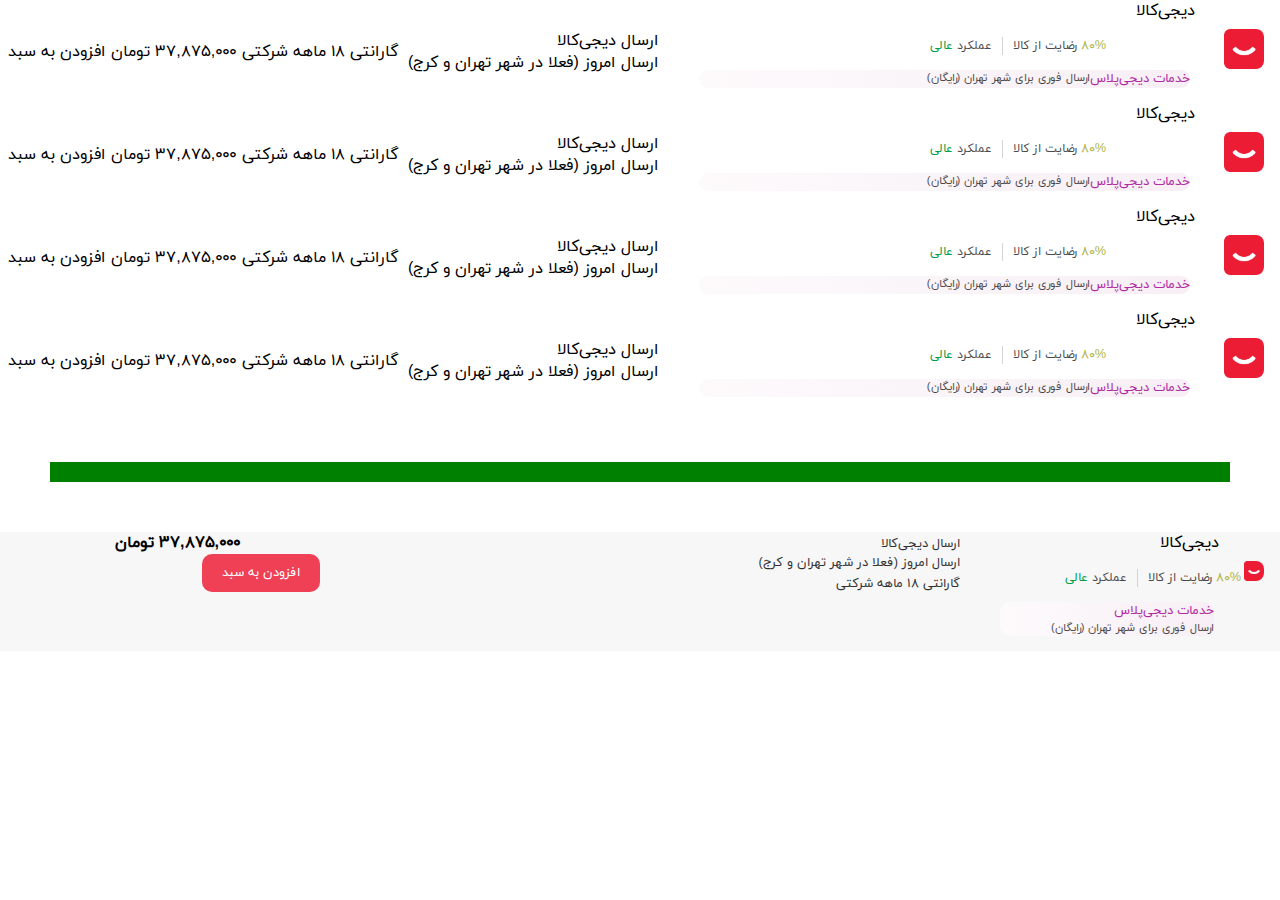
<file: Final Project digikala -Responsive/temp.html>
<!DOCTYPE html>
<html lang="en">
<head>
    <meta charset="UTF-8">
    <meta name="viewport" content="width=device-width, initial-scale=1.0">
    <title>Document</title>
    <link rel="stylesheet" href="responsive.css">
    <link rel="stylesheet" href="temp.css">
</head>
<body>
    <div class="div1">
        <table class="all-sellers-table">
            <tr>
                <td >
                    <div class="logo-div"><img src="images/footerlogo2.webp" alt=""></div>
                    <div class="seller-info">
                        <p>دیجی‌کالا</p>
                        <div class="pop-box">
                            <div class="pop-box-right">
                                <span>۸۰%</span>
                                <span>رضایت از کالا</span>
                            </div>
                            <div class="pop-box-left">
                                <span>عملکرد</span>
                                <span>عالی</span>
                            </div>
                            <div class="clearfix"></div>
    
                        </div>
                        <div class="digiplus-service">
                            <i class="fi-cnsuxl-replit-old"></i>
                            <span>خدمات دیجی‌پلاس</span>
                            <span>ارسال فوری برای شهر تهران (رایگان)</span>
                            <div class="clearfix"></div>
                        </div>
    
                    </div>
                </td >
                <td >
                    <i class="fi-xnluhl-truck"></i>
                    <span>ارسال دیجی‌کالا</span>
                    <p>ارسال امروز (فعلا در شهر تهران و کرج)</p>
                </td>
                <td >
                    <i class="fi-xwluxl-shield-wide"></i>
                    <span>گارانتی ۱۸ ماهه شرکتی</span>
                </td>
                <td >
                    <span>۳۷,۸۷۵,۰۰۰ تومان</span>
                    <a href="#">افزودن به سبد</a>
                </td>
            </tr>
            <tr>
                <td>
                    <div class="logo-div"><img src="images/footerlogo2.webp" alt=""></div>
                    <div class="seller-info">
                        <p>دیجی‌کالا</p>
                        <div class="pop-box">
                            <div class="pop-box-right">
                                <span>۸۰%</span>
                                <span>رضایت از کالا</span>
                            </div>
                            <div class="pop-box-left">
                                <span>عملکرد</span>
                                <span>عالی</span>
                            </div>
                            <div class="clearfix"></div>
    
                        </div>
                        <div class="digiplus-service">
                            <i class="fi-cnsuxl-replit-old"></i>
                            <span>خدمات دیجی‌پلاس</span>
                            <span>ارسال فوری برای شهر تهران (رایگان)</span>
                            <div class="clearfix"></div>
                        </div>
    
                    </div>
                </td>
                <td>
                    <i class="fi-xnluhl-truck"></i>
                    <span>ارسال دیجی‌کالا</span>
                    <p>ارسال امروز (فعلا در شهر تهران و کرج)</p>
                </td>
                <td>
                    <i class="fi-xwluxl-shield-wide"></i>
                    <span>گارانتی ۱۸ ماهه شرکتی</span>
                </td>
                <td>
                    <span>۳۷,۸۷۵,۰۰۰ تومان</span>
                    <a href="#">افزودن به سبد</a>
                </td>
            </tr>
            <tr>
                <td>
                    <div class="logo-div"><img src="images/footerlogo2.webp" alt=""></div>
                    <div class="seller-info">
                        <p>دیجی‌کالا</p>
                        <div class="pop-box">
                            <div class="pop-box-right">
                                <span>۸۰%</span>
                                <span>رضایت از کالا</span>
                            </div>
                            <div class="pop-box-left">
                                <span>عملکرد</span>
                                <span>عالی</span>
                            </div>
                            <div class="clearfix"></div>
    
                        </div>
                        <div class="digiplus-service">
                            <i class="fi-cnsuxl-replit-old"></i>
                            <span>خدمات دیجی‌پلاس</span>
                            <span>ارسال فوری برای شهر تهران (رایگان)</span>
                            <div class="clearfix"></div>
                        </div>
    
                    </div>
                </td>
                <td>
                    <i class="fi-xnluhl-truck"></i>
                    <span>ارسال دیجی‌کالا</span>
                    <p>ارسال امروز (فعلا در شهر تهران و کرج)</p>
                </td>
                <td>
                    <i class="fi-xwluxl-shield-wide"></i>
                    <span>گارانتی ۱۸ ماهه شرکتی</span>
                </td>
                <td>
                    <span>۳۷,۸۷۵,۰۰۰ تومان</span>
                    <a href="#">افزودن به سبد</a>
                </td>
            </tr>
            <tr>
                <td>
                    <div class="logo-div"><img src="images/footerlogo2.webp" alt=""></div>
                    <div class="seller-info">
                        <p>دیجی‌کالا</p>
                        <div class="pop-box">
                            <div class="pop-box-right">
                                <span>۸۰%</span>
                                <span>رضایت از کالا</span>
                            </div>
                            <div class="pop-box-left">
                                <span>عملکرد</span>
                                <span>عالی</span>
                            </div>
                            <div class="clearfix"></div>
    
                        </div>
                        <div class="digiplus-service">
                            <i class="fi-cnsuxl-replit-old"></i>
                            <span>خدمات دیجی‌پلاس</span>
                            <span>ارسال فوری برای شهر تهران (رایگان)</span>
                            <div class="clearfix"></div>
                        </div>
    
                    </div>
                </td>
                <td>
                    <i class="fi-xnluhl-truck"></i>
                    <span>ارسال دیجی‌کالا</span>
                    <p>ارسال امروز (فعلا در شهر تهران و کرج)</p>
                </td>
                <td>
                    <i class="fi-xwluxl-shield-wide"></i>
                    <span>گارانتی ۱۸ ماهه شرکتی</span>
                </td>
                <td>
                    <span>۳۷,۸۷۵,۰۰۰ تومان</span>
                    <a href="#">افزودن به سبد</a>
                </td>
            </tr>
        </table>
    

    </div>



<div style="height: 20px; background-color: green; margin: 50px;"></div>





    <div class="div2">
        <div class="all-sellers-table col-xs-12">
            <div class="tr ">
                <div class="td col-xs-12" >
                    <div class="logo-div "><img src="images/footerlogo2.webp" alt=""></div>
                    <div class="seller-info ">
                        <p>دیجی‌کالا</p>
                        <div class="pop-box col-xs-12">   
                            <div class="pop-box-right ">
                                <span>۸۰%</span>
                                <span>رضایت از کالا</span>
                            </div>
                            <div class="pop-box-left">
                                <span>عملکرد</span>
                                <span>عالی</span>
                            </div>
                            <div class="clearfix"></div>
    
                        </div>
                        <div class="digiplus-service">
                            <i class="fi-cnsuxl-replit-old"></i>
                            <span>خدمات دیجی‌پلاس</span>
                            <span>ارسال فوری برای شهر تهران (رایگان)</span>
                            <div class="clearfix"></div>
                        </div>
    
                    </div>
                </div >




                
                <div class="td col-xs-12" >
                    <i class="fi-xnluhl-truck"></i>
                    <span>ارسال دیجی‌کالا</span>
                    <p>ارسال امروز (فعلا در شهر تهران و کرج)</p>
                    <i class="fi-xwluxl-shield-wide"></i>
                    <span>گارانتی ۱۸ ماهه شرکتی</span>
                </div>
                <div class="td" >
                </div>
                <div  class="td " >
                    <span>۳۷,۸۷۵,۰۰۰ تومان</span>
                    <a href="#">افزودن به سبد</a>
                </div>
            </div>
           
        </div>
    

    </div>
   

</body>
</html>
</file>
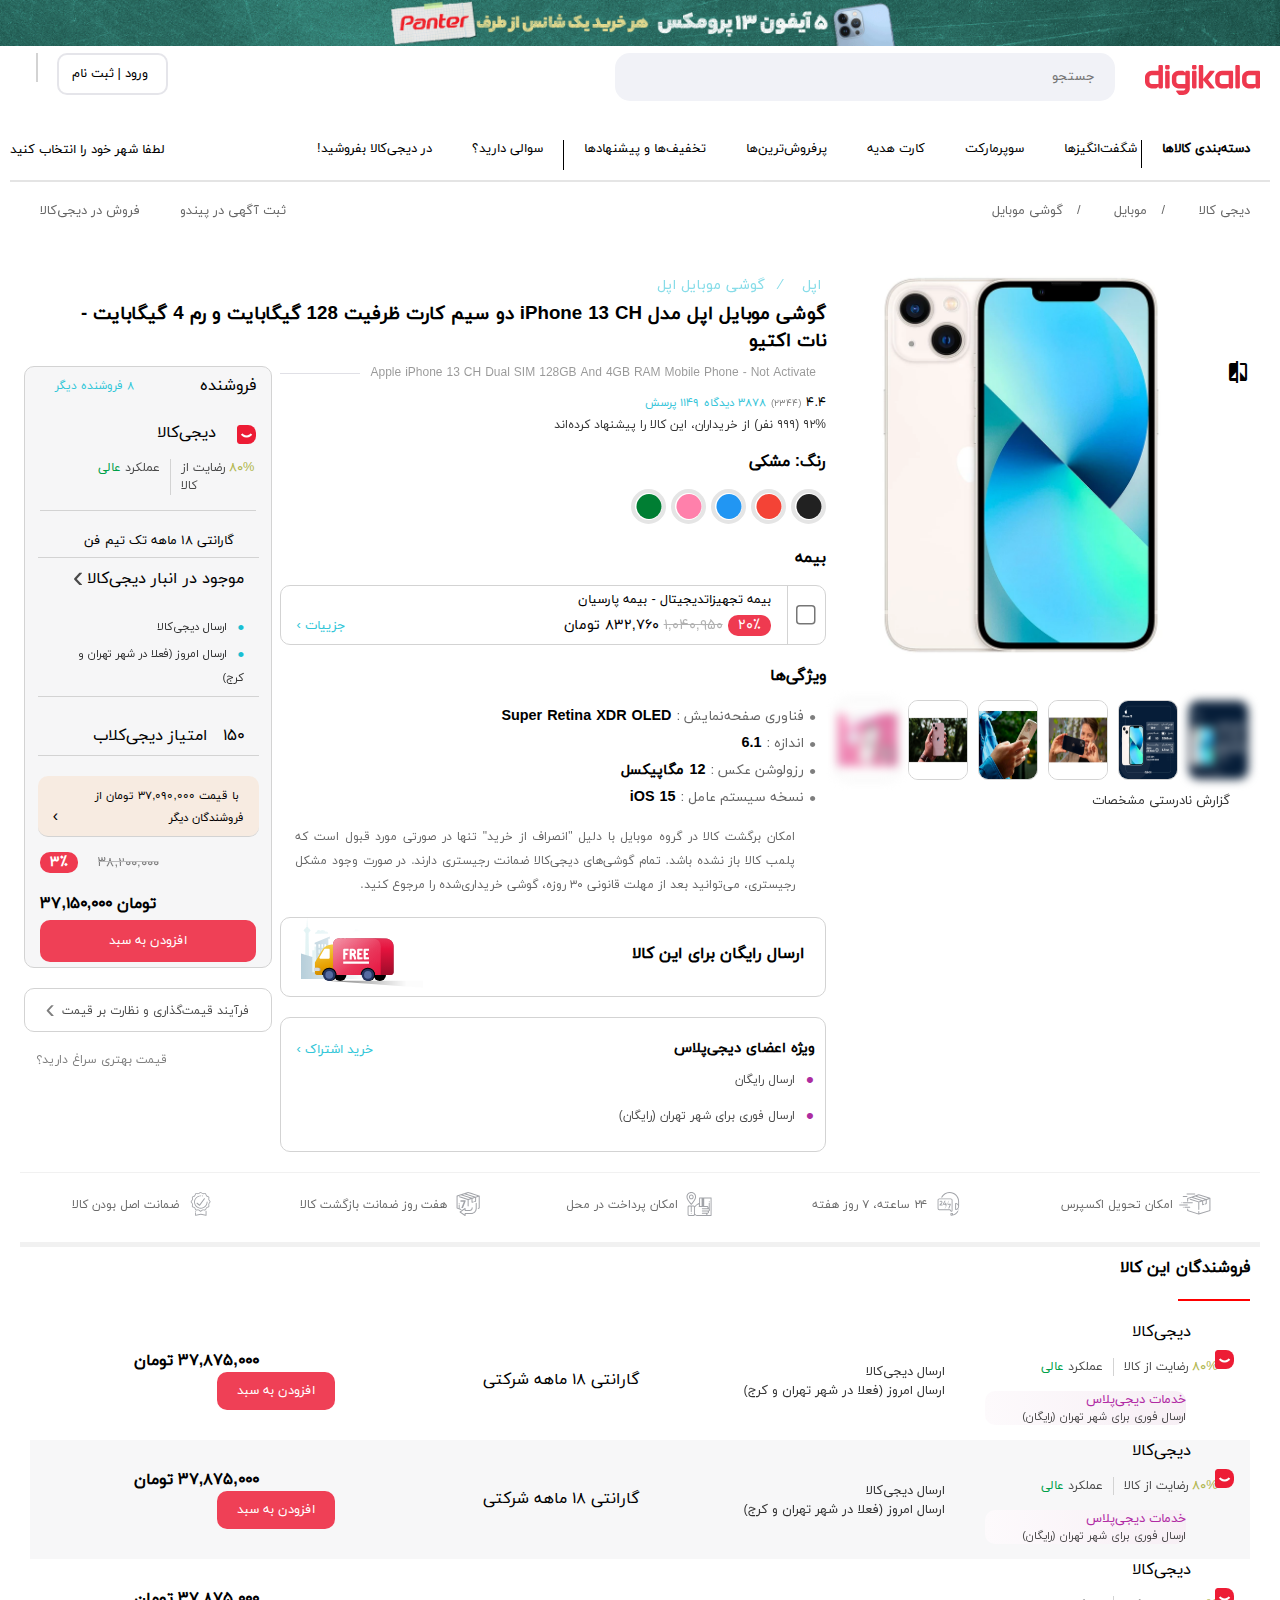
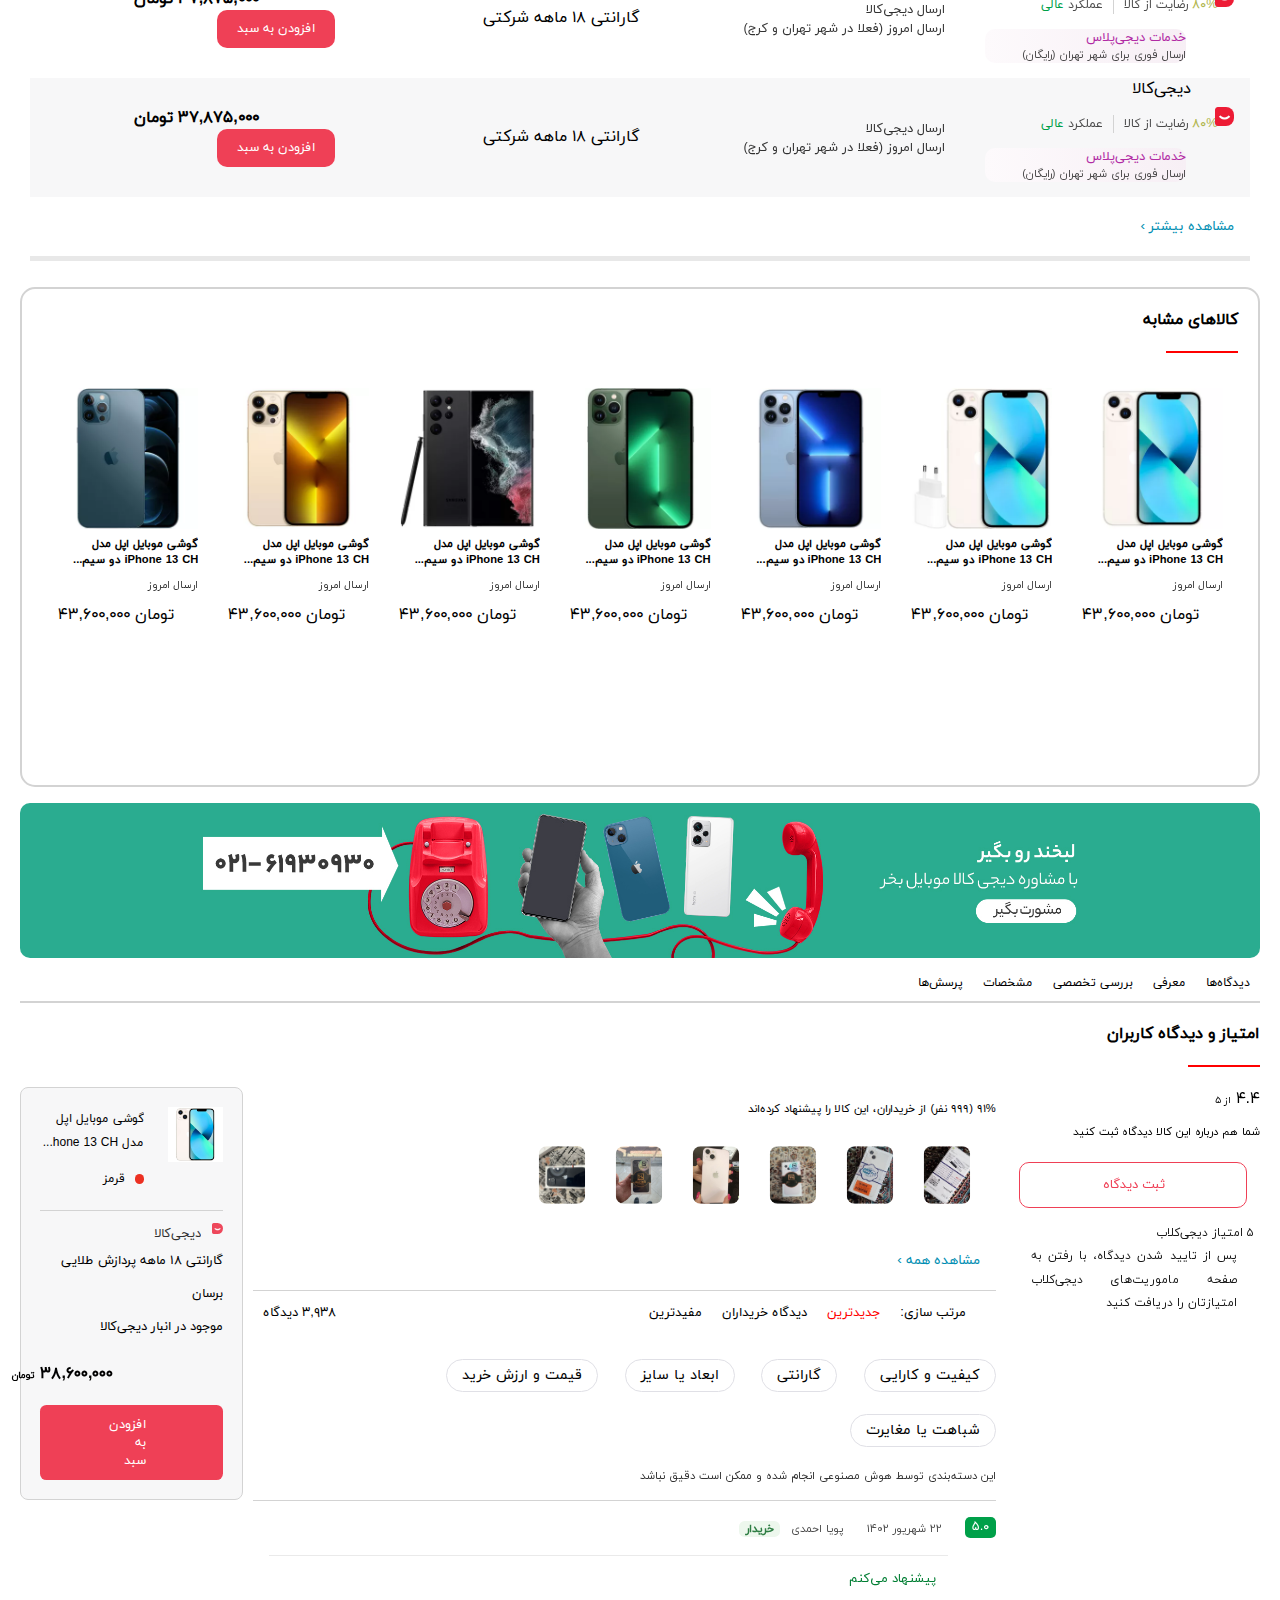
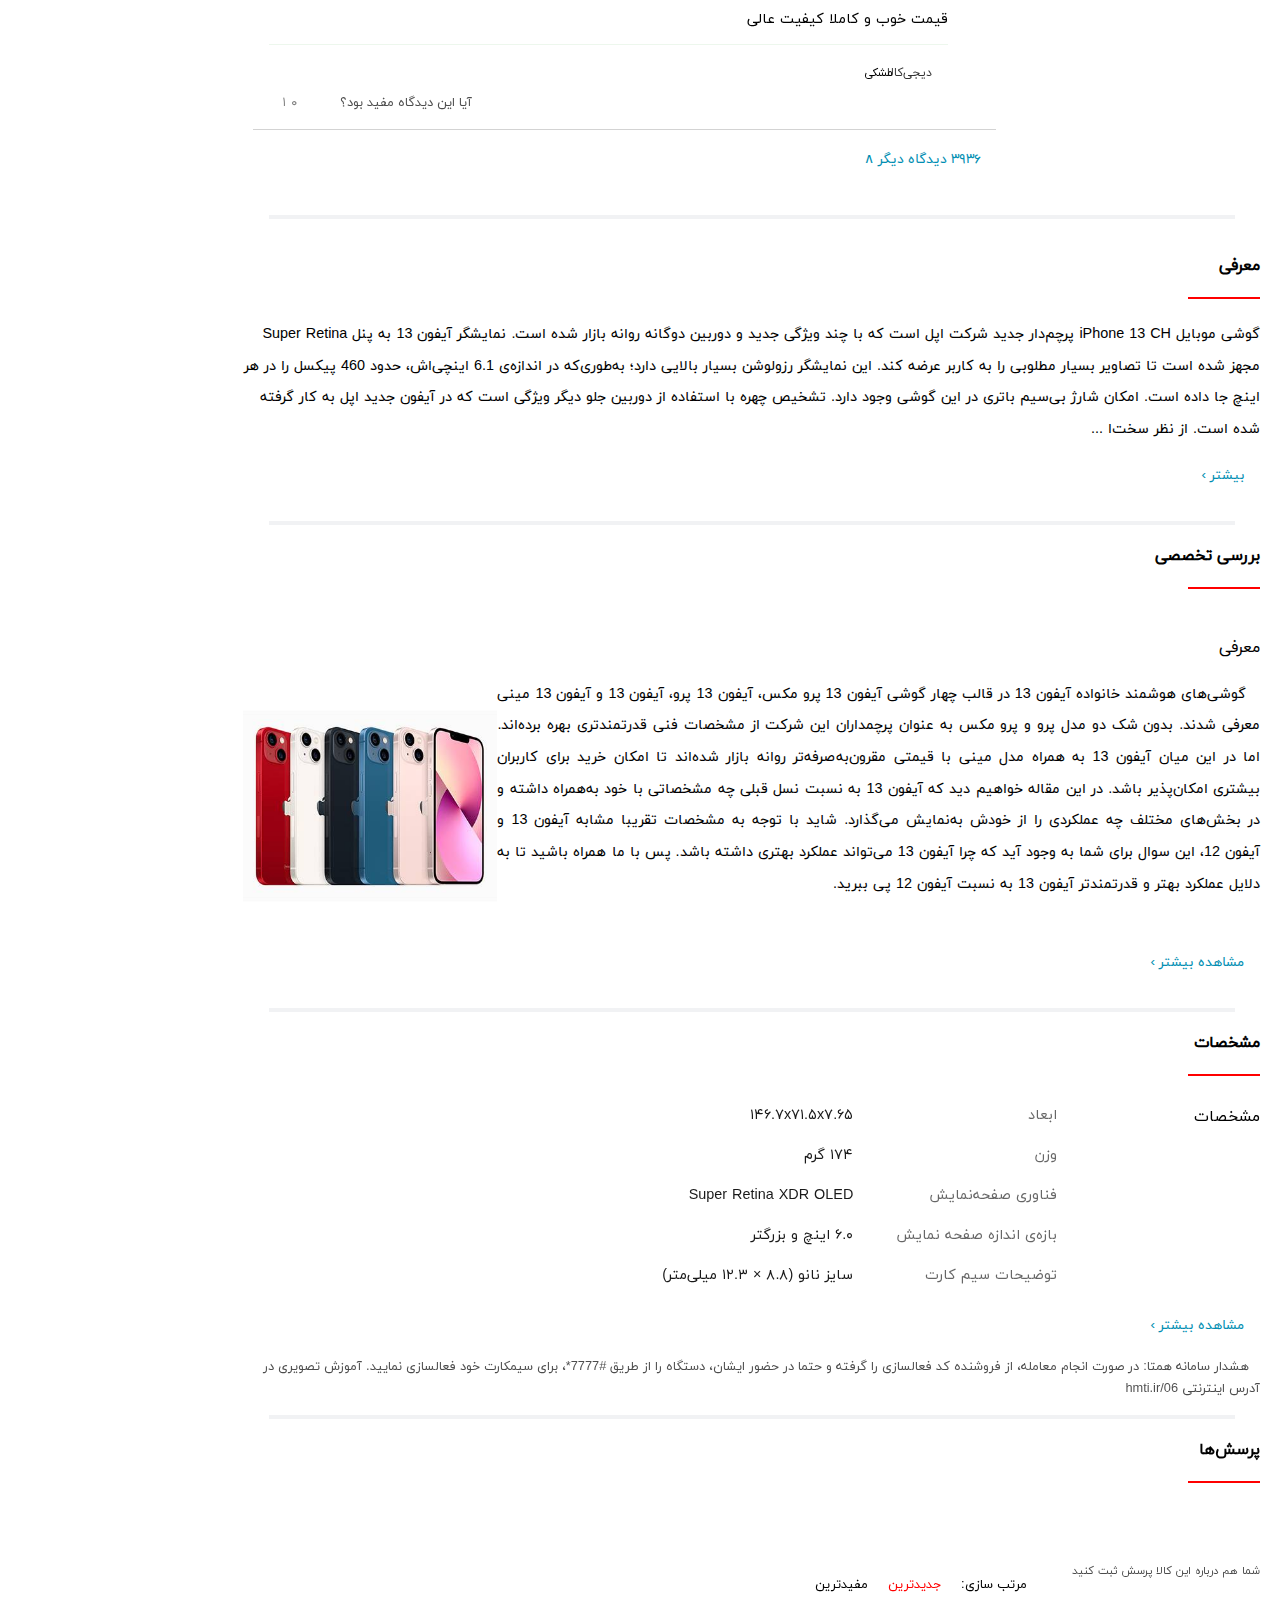
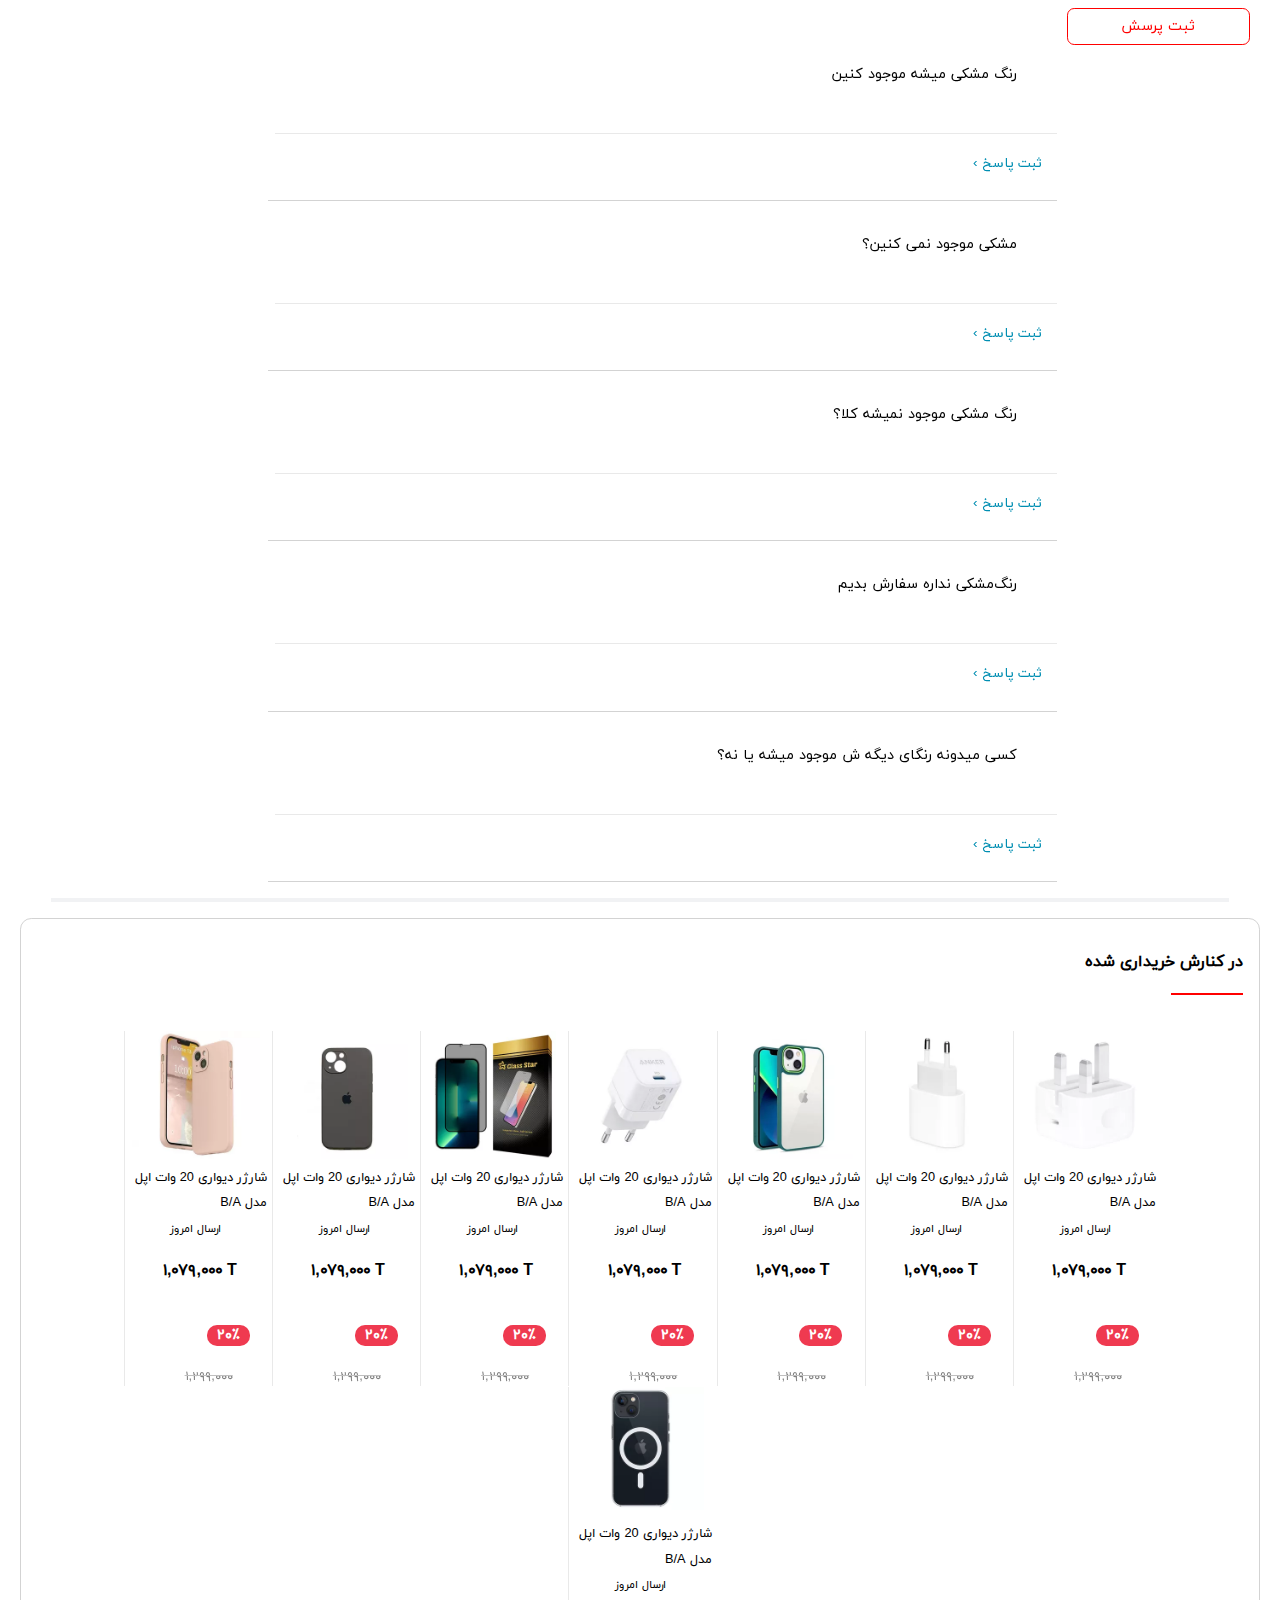
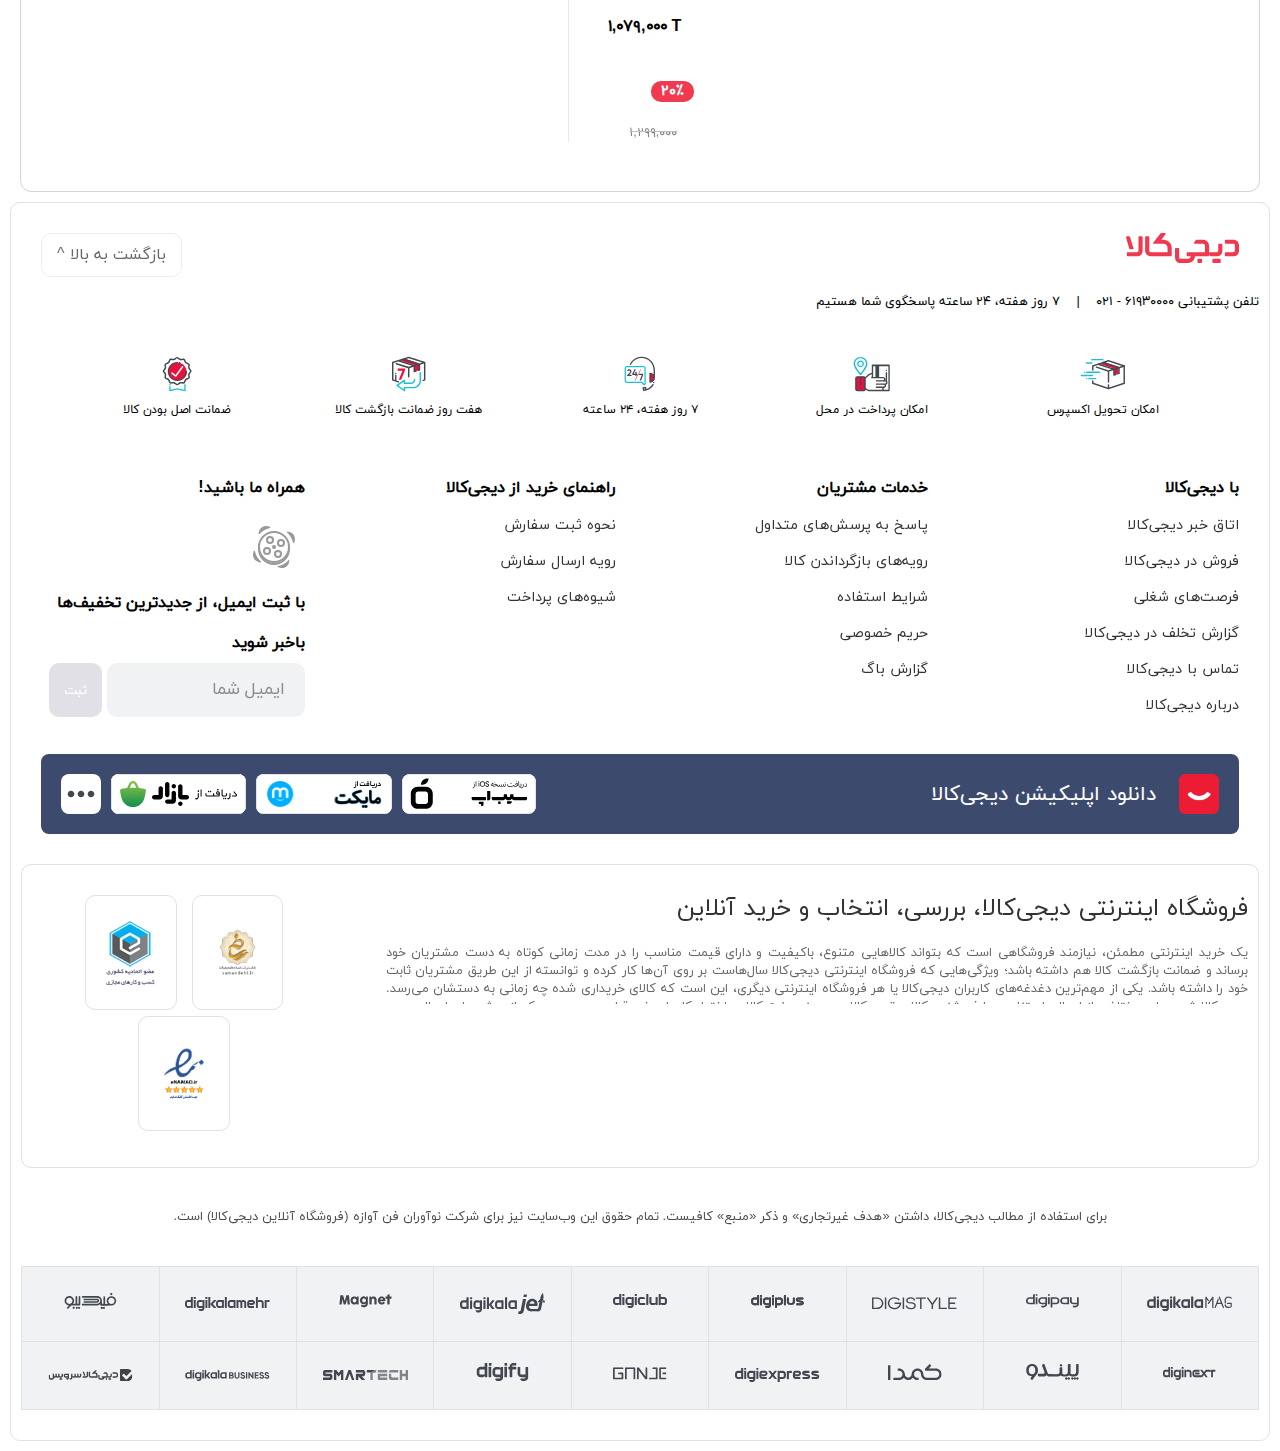
<file: Final Project digikala/product.html>
<!DOCTYPE html>
<html lang="en">
<head>
    <meta charset="UTF-8">
    <meta name="viewport" content="width=device-width, initial-scale=1.0">
    <title>Product</title>
    <link rel="stylesheet" href="https://fonts.googleapis.com/css2?family=Material+Symbols+Outlined:opsz,wght,FILL,GRAD@24,400,0,0" />
    <script defer src="https://friconix.com/cdn/friconix.js"></script>
    <link rel="stylesheet" href="product.css">
</head>
<body>

    <div class="container">
    <!-- HEADER Start -->
      <div class="header">
        <div class="header-content">


          <div class="fixed-top">
            
          <img class="header-top-img" src="images/top-page.gif" alt="top-pic" />
          
          <div class="header-bar">
            
            
          <div class="header-content-left">
            <a class="portfolio" href="#portfo">
              <i class="fi-xnluxl-shopping-cart"></i>
            </a>
            <span class="ver-line1"></span>
            <a class="register" href="#register">
              <p>ورود | ثبت ‌نام</p>
              <i class="fi-xwsdxl-sign-in-solid"></i>
            </a>
          </div>
          

          <div class="header-content-right">
            <a href="https://www.digikala.com/product/dkp-8366616/%DA%AF%D9%88%D8%B4%DB%8C-%D9%85%D9%88%D8%A8%D8%A7%DB%8C%D9%84-%D8%A7%D9%BE%D9%84-%D9%85%D8%AF%D9%84-iphone-13-ch-%D8%AF%D9%88-%D8%B3%DB%8C%D9%85-%DA%A9%D8%A7%D8%B1%D8%AA-%D8%B8%D8%B1%D9%81%DB%8C%D8%AA-128-%DA%AF%DB%8C%DA%AF%D8%A7%D8%A8%D8%A7%DB%8C%D8%AA-%D9%88-%D8%B1%D9%85-4-%DA%AF%DB%8C%DA%AF%D8%A7%D8%A8%D8%A7%DB%8C%D8%AA-%D9%86%D8%A7%D8%AA-%D8%A7%DA%A9%D8%AA%DB%8C%D9%88/"><img class="logo-image" src="images/logo.svg" alt="logo-pic" /></a>
            <div class="search-bar">
              <i class="fi-xnsuhl-search"></i>
              <input class="search-bar-input" placeholder="جستجو" type="text" />
            </div>
            
          </div>
          <div class="clearfix"></div>

        </div>
        <div class="clearfix"></div>
        </div>


          <div class="clearfix"></div>
          <div class="menu-content">
            <a href="#location"
              ><div class="location">
                <i class="fi-xnluxl-map-marker"></i>
                <span> لطفا شهر خود را انتخاب کنید </span>
              </div>
            </a>
            <div class="category-div">
              <div class="category-menu2">

              
              <a  class="category" href="">
                <i class="fi-xnsuxl-three-bars-solid"></i>
                <p>دسته‌بندی کالاها</p>
                <!-- <div class="underline2"></div> -->
              </a>

              <ul class="category-menu">
                <a href="#mobile-page">
                  <li class="mobile-li">موبایل

                  <div class="categoty-sub cat-mobile">
                    <a class="cat-viewall" href="">همه محصولات موبایل ›</a>
                    <div class="categoty-sub-col col1">

                      <table>
                        <thead><th><span class="vertical-line"></span><a href="">برندهای مختلف گوشی موبایل ›</a></th></thead>
                        <tbody>
                        <tr><td><a href="">گوشی اپل</a></td></tr>
                        <tr><td><a href="">گوشی سامسونگ</a></td></tr>
                        <tr><td><a href="">گوشی شیائومی</a></td></tr>
                        <tr><td><a href="">گوشی نوکیا</a></td></tr>
                        <tr><td><a href="">گوشی هواوی</a></td></tr>
                        <tr><td><a href="">گوشی آنر</a></td></tr>
                        <tr><td><a href="">گوشی موتورولا</a></td></tr>
                        <tr><td><a href="">گوشی ریلمی</a></td></tr>
                        <tr><td><a href="">گوشی ناتینگ</a></td></tr>
                        <tr><td><a href="">گوشی ارد</a></td></tr>
                        <tr><td><a href="">گوشی جی پلاس</a></td></tr>
                        <tr><td><a href="">گوشی وان پلاس</a></td></tr>
                        <tr><td><a href="">گوشی جی ال ایکس</a></td></tr>
                      </tbody>
                      </table>
                    </div>
                    <div class="categoty-sub-col col2">

                      <table>
                        <thead><th><span class="vertical-line"></span><a href="">گوشی براساس قیمت ›</a></th></thead>
                        <tbody>
                        <tr><td><a href="">گوشی تا 2 میلیون تومان</a></td></tr>
                        <tr><td><a href="">گوشی تا 5 میلیون تومان</a></td></tr>
                        <tr><td><a href="">گوشی تا 7 میلیون تومان</a></td></tr>
                        <tr><td><a href="">گوشی تا 15 میلیون تومان</a></td></tr>
                        <tr><td><a href="">گوشی بالای 15 میلیون تومان</a></td></tr>
                      </tbody>
                      </table>
                      <table>
                        <thead><th><span class="vertical-line"></span><a href="">گوشی براساس حافظه داخلی ›</a></th></thead>
                        <tbody>
                        <tr><td><a href="">گوشی تا 16 گیگابایت</a></td></tr>
                        <tr><td><a href="">گوشی تا 32 گیگابایت</a></td></tr>
                        <tr><td><a href="">گوشی تا 64 گیگابایت</a></td></tr>
                        <tr><td><a href="">گوشی تا 128 گیگابایت</a></td></tr>
                        <tr><td><a href="">گوشی تا 256 گیگابایت</a></td></tr>
                        <tr><td><a href="">گوشی تا 1 ترابایت</a></td></tr>
                      </tbody>
                      </table>
                    </div>

                    <div class="categoty-sub-col col3">
                      <table>
                        <thead><th><span class="vertical-line"></span><a href="">رزولوشن عکس ›</a></th></thead>
                        <tbody>
                            <tr><td><a href="">گوشی تا 13 مگاپیکسل</a></td></tr>
                            <tr><td><a href="">گوشی تا 16 مگاپیکسل</a></td></tr>
                            <tr><td><a href="">گوشی تا 48 مگاپیکسل</a></td></tr>
                            <tr><td><a href="">گوشی تا 64 مگاپیکسل</a></td></tr>
                            <tr><td><a href="">گوشی تا 108 مگاپیکسل</a></td></tr>
                        </tbody>
                    </table>
                    
                     
                    </div>


                    <div class="categoty-sub-col col4">

                      <table>
                        <thead><th><span class="vertical-line"></span><a href="">گوشی براساس کاربری ›</a></th></thead>
                        <tbody>
                            <tr><td><a href="">گوشی اقتصادی</a></td></tr>
                            <tr><td><a href="">گوشی میان رده</a></td></tr>
                            <tr><td><a href="">گوشی دانش آموزی</a></td></tr>
                            <tr><td><a href="">گوشی گیمینگ</a></td></tr>
                            <tr><td><a href="">گوشی پرچمدار</a></td></tr>
                            <tr><td><a href="">گوشی ضدآب</a></td></tr>
                            <tr><td><a href="">گوشی مناسب عکاسی</a></td></tr>
                            <tr><td><a href="">گوشی 5G</a></td></tr>
                            <tr><td><a href="">دو سیمکارت</a></td></tr>
                            <tr><td><a href="">Android (اندروید)</a></td></tr>
                            <tr><td><a href="">IOS</a></td></tr>
                            <tr><td><a href="">سایر سیستم عامل ها</a></td></tr>
                        </tbody>
                    </table>
                    
                    


                    </div>
                    
                  </div>
                </li>
                </a>


                <a href=""> <li class="digital-li">کالای دیجیتال


                  <div class="categoty-sub cat-digital">

                    <a class="cat-viewall" href="">همه محصولات کالای دیجیتال ›</a>
                
                <div class="categoty-sub-col col1">
                    <table>
                        <thead><th><span class="vertical-line"></span><a href="">لوازم جانبی گوشی ›</a></th></thead>
                        <tbody>
                            <tr><td><a href="">کیف و کاور گوشی</a></td></tr>
                            <tr><td><a href="">پاوربانک (شارژر همراه)</a></td></tr>
                            <tr><td><a href="">پایه نگهدارنده گوشی</a></td></tr>
                        </tbody>
                    </table>
                    <table>
                      <thead><th><span class="vertical-line"></span><a href="">کتابخوان فیدیبوک ›</a></th></thead>
                      <tbody>
                      </tbody>
                  </table>
                  <table>
                    <thead><th><span class="vertical-line"></span><a href="">لپ تاپ ›</a></th></thead>
                    <tbody>
                        <tr><td><a href="">اپل</a></td></tr>
                        <tr><td><a href="">ایسر</a></td></tr>
                        <tr><td><a href="">ایسوس</a></td></tr>
                        <tr><td><a href="">اچ پی</a></td></tr>
                        <tr><td><a href="">لنوو</a></td></tr>
                        <tr><td><a href="">لنوو</a></td></tr>
                        <tr><td><a href="">ام اس آی</a></td></tr>
                    </tbody>
                </table>
                <table>
                  <thead><th><span class="vertical-line"></span><a href="">واقعیت مجازی ›</a></th></thead>
                  <tbody>
                  </tbody>
              </table>
                </div>
                
                <div class="categoty-sub-col col2">
                    <table>
                        <thead><th><span class="vertical-line"></span><a href="">کارت هدیه دیجی‌کالا ›</a></th></thead>
                        <tbody>
                        </tbody>
                        <thead><th><span class="vertical-line"></span><a href="">کارت هدیه الکترونیکی ›</a></th></thead>
                        <tbody>
                        </tbody>
                        <thead><th><span class="vertical-line"></span><a href="">ساعت و مچ بند هوشمند ›</a></th></thead>
                        <tbody>
                        </tbody>
                        <thead><th><span class="vertical-line"></span><a href="">تلوزیون ›</a></th></thead>
                        <tbody>
                            <tr><td><a href="">جی پلاس</a></td></tr>
                            <tr><td><a href="">ایکس ویژن</a></td></tr>
                            <tr><td><a href="">دوو</a></td></tr>
                            <tr><td><a href="">اسنوا</a></td></tr>
                        </tbody>
                        <thead><th><span class="vertical-line"></span><a href="">هدفون، هدست، میکروفون ›</a></th></thead>
                        <tbody>
                        </tbody>
                        <thead><th><span class="vertical-line"></span><a href="">اسپیکر بلوتوث و با سیم ›</a></th></thead>
                        <tbody>
                        </tbody>
                        <thead><th><span class="vertical-line"></span><a href="">هارد، فلش و SSD ›</a></th></thead>
                        <tbody>
                        </tbody>
                    </table>
                </div>
                
                
                
                <div class="categoty-sub-col col3">
                    <table>
                        <thead><th><span class="vertical-line"></span><a href="">دوربین ›</a></th></thead>
                        <tbody>
                            <tr><td><a href="">دوربین عکاسی دیجیتال</a></td></tr>
                            <tr><td><a href="">دوربین ورزشی و فیلم برداری</a></td></tr>
                            <tr><td><a href="">دوربین چاپ سریع</a></td></tr>
                        </tbody>
                    </table>
                    <table>
                        <thead><th><span class="vertical-line"></span><a href="">لوازم جانبی دوربین ›</a></th></thead>
                        <tbody>
                            <tr><td><a href="">لنز</a></td></tr>
                            <tr><td><a href="">کیف</a></td></tr>
                            <tr><td><a href="">کارت حافظه</a></td></tr>
                            <tr><td><a href="">کاغذ چاپ عکس</a></td></tr>
                        </tbody>
                    </table>
                    <table>
                        <thead><th><span class="vertical-line"></span><a href="">دوربین دو چشمی و شکاری ›</a></th></thead>
                        <tbody>
                        </tbody>
                    </table>
                    <table>
                        <thead><th><span class="vertical-line"></span><a href="">لوازم جانبی لپ تاپ ›</a></th></thead>
                        <tbody>
                            <tr><td><a href="">کیف، کوله و کاور</a></td></tr>
                            <tr><td><a href="">کابل صدا، AUX و HDMI</a></td></tr>
                        </tbody>
                    </table>
                    <table>
                        <thead><th><span class="vertical-line"></span><a href="">تبلت ›</a></th></thead>
                        <tbody>
                        </tbody>
                    </table>
                    <table>
                        <thead><th><span class="vertical-line"></span><a href="">تلسکوپ ›</a></th></thead>
                        <tbody>
                        </tbody>
                    </table>
                </div>

                  
                <div class="categoty-sub-col col4">
                  <table>
                      <thead><th><span class="vertical-line"></span><a href="">پلی استیشن، ایکس باکس و بازی ›</a></th></thead>
                      <tbody>
                      </tbody>
                  </table>
                  <table>
                      <thead><th><span class="vertical-line"></span><a href="">شارژر تبلت و موبایل ›</a></th></thead>
                      <tbody>
                      </tbody>
                  </table>
                  <table>
                      <thead><th><span class="vertical-line"></span><a href="">کامپیوتر و تجهیزات جانبی ›</a></th></thead>
                      <tbody>
                          <tr><td><a href="">تجهیزات مخصوص بازی</a></td></tr>
                          <tr><td><a href="">مانیتور</a></td></tr>
                          <tr><td><a href="">کیس های اسمبل شده</a></td></tr>
                          <tr><td><a href="">قطعات داخلی کامپیوتر</a></td></tr>
                          <tr><td><a href="">ماوس</a></td></tr>
                          <tr><td><a href="">کیبورد</a></td></tr>
                      </tbody>
                  </table>
                  <table>
                      <thead><th><span class="vertical-line"></span><a href="">کیف، کاور، لوازم جانبی تبلت ›</a></th></thead>
                      <tbody>
                      </tbody>
                  </table>
                  <table>
                      <thead><th><span class="vertical-line"></span><a href="">باتری ›</a></th></thead>
                      <tbody>
                      </tbody>
                  </table>
                  <table>
                      <thead><th><span class="vertical-line"></span><a href="">دوربین های تحت شبکه ›</a></th></thead>
                      <tbody>
                      </tbody>
                  </table>
                  <table>
                      <thead><th><span class="vertical-line"></span><a href="">مودم و تجهیزات شبکه ›</a></th></thead>
                      <tbody>
                      </tbody>
                  </table>
                  <table>
                      <thead><th><span class="vertical-line"></span><a href="">ماشین های اداری ›</a></th></thead>
                      <tbody>
                          <tr><td><a href="">تلفن، بی سیم و سانترال</a></td></tr>
                          <tr><td><a href="">فکس</a></td></tr>
                          <tr><td><a href="">پرینتر</a></td></tr>
                          <tr><td><a href="">لوازم جانبی اداری</a></td></tr>
                      </tbody>
                  </table>
              </div>
                </div>
                </li></a>




                <a href=""> <li class="kitchen-li">خانه و آشپزخانه



                  <div class="categoty-sub cat-kitchen">

                    <a class="cat-viewall" href="">همه محصولات خانه و آشپزخانه ›</a>
                
                
                <div class="categoty-sub-col col1">
                    <table>
                        <thead><th><span class="vertical-line"></span><a href="">تلوزیون ›</a></th></thead>
                        <tbody>
                            <tr><td><a href="">ایکس ویژن</a></td></tr>
                            <tr><td><a href="">جی پلاس</a></td></tr>
                            <tr><td><a href="">دوو</a></td></tr>
                        </tbody>
                    </table>
                    <table>
                        <thead><th><span class="vertical-line"></span><a href="">یخچال و فریزر ›</a></th></thead>
                        <tbody>
                            <tr><td><a href="">امرسان</a></td></tr>
                            <tr><td><a href="">ایستکول</a></td></tr>
                        </tbody>
                    </table>
                    <table>
                        <thead><th><span class="vertical-line"></span><a href="">دکوراتیو ›</a></th></thead>
                        <tbody>
                            <tr><td><a href="">مبلمان خانگی</a></td></tr>
                            <tr><td><a href="">دکوراسیون اداری</a></td></tr>
                            <tr><td><a href="">آینه</a></td></tr>
                            <tr><td><a href="">پرده</a></td></tr>
                            <tr><td><a href="">تابلو</a></td></tr>
                            <tr><td><a href="">ساعت دیواری و رومیزی</a></td></tr>
                            <tr><td><a href="">شمع، گل و گلدان</a></td></tr>
                        </tbody>
                    </table>
                </div>
                
                
                
                
                <div class="categoty-sub-col col2">
                    <table>
                        <thead><th><span class="vertical-line"></span><a href="">فرش ماشینی، دست بافت، تابلو ›</a></th></thead>
                        <tbody>
                        </tbody>
                    </table>
                    <table>
                        <thead><th><span class="vertical-line"></span><a href="">لوازم برقی خانگی ›</a></th></thead>
                        <tbody>
                            <tr><td><a href="">ماشین لباسشویی</a></td></tr>
                            <tr><td><a href="">ماشین ظرفشویی</a></td></tr>
                            <tr><td><a href="">هود</a></td></tr>
                            <tr><td><a href="">گاز صفحه ای</a></td></tr>
                            <tr><td><a href="">اجاق گاز</a></td></tr>
                            <tr><td><a href="">مایکروویو، مایکروفر</a></td></tr>
                            <tr><td><a href="">فر</a></td></tr>
                            <tr><td><a href="">جاروبرقی</a></td></tr>
                            <tr><td><a href="">جارو شارژی</a></td></tr>
                            <tr><td><a href="">تلفن، بی سیم و سنترال</a></td></tr>
                            <tr><td><a href="">کولر، پنکه و تصویه هوا</a></td></tr>
                            <tr><td><a href="">قهوه و چایی ساز، آبمیوه گیر</a></td></tr>
                            <tr><td><a href="">اتو بخار و پرسی</a></td></tr>
                        </tbody>
                    </table>
                    <table>
                        <thead><th><span class="vertical-line"></span><a href="">حیوانات خانگی، غذا و لوازم ›</a></th></thead>
                        <tbody>
                            <tr><td><a href="">آکواریوم، غذا و لوازم آبزیان</a></td></tr>
                        </tbody>
                    </table>
                </div>
                
                
                
                
                <div class="categoty-sub-col col3">
                    <table>
                        <thead><th><span class="vertical-line"></span><a href="">سرو و پذیرایی ›</a></th></thead>
                        <tbody>
                            <tr><td><a href="">سرویس غذاخوری</a></td></tr>
                            <tr><td><a href="">قاشق، چنگال و کارد</a></td></tr>
                            <tr><td><a href="">پارچ، بطری، لیوان و ماگ</a></td></tr>
                            <tr><td><a href="">ظروف پذیرایی</a></td></tr>
                        </tbody>
                    </table>
                    <table>
                        <thead><th><span class="vertical-line"></span><a href="">نور و روشنایی ›</a></th></thead>
                        <tbody>
                            <tr><td><a href="">لامپ، چراغ و ریسه</a></td></tr>
                            <tr><td><a href="">لوستر و چراغ تزئینی</a></td></tr>
                        </tbody>
                    </table>
                    <table>
                        <thead><th><span class="vertical-line"></span><a href="">آشپزخانه ›</a></th></thead>
                        <tbody>
                            <tr><td><a href="">سرویس و ظروف پخت و پز</a></td></tr>
                            <tr><td><a href="">فلاسک و کلمن</a></td></tr>
                            <tr><td><a href="">کتری، قوری، لوازم سرو چای</a></td></tr>
                            <tr><td><a href="">ظروف یکبار مصرف</a></td></tr>
                        </tbody>
                    </table>
                </div>
                
                
                
                
                <div class="categoty-sub-col col4">
                    <table>
                        <thead><th><span class="vertical-line"></span><a href="">مواد شوینده ›</a></th></thead>
                        <tbody>
                            <tr><td><a href="">شوینده ظروف</a></td></tr>
                            <tr><td><a href="">شوینده لباس</a></td></tr>
                            <tr><td><a href="">تمیزکننده سطوح</a></td></tr>
                        </tbody>
                    </table>
                    <table>
                        <thead><th><span class="vertical-line"></span><a href="">دستمال کاغذی ›</a></th></thead>
                        <tbody>
                        </tbody>
                    </table>
                    <table>
                        <thead><th><span class="vertical-line"></span><a href="">ملحفه، سرویس، لوازم خواب ›</a></th></thead>
                        <tbody>
                        </tbody>
                    </table>
                    <table>
                        <thead><th><span class="vertical-line"></span><a href="">حوله و وسایل حمام ›</a></th></thead>
                        <tbody>
                        </tbody>
                    </table>
                    <table>
                        <thead><th><span class="vertical-line"></span><a href="">پادری، کمد، لوازم اتاق خواب ›</a></th></thead>
                        <tbody>
                        </tbody>
                    </table>
                    <table>
                        <thead><th><span class="vertical-line"></span><a href="">لوازم دستشویی، روشویی ›</a></th></thead>
                        <tbody>
                        </tbody>
                    </table>
                    <table>
                        <thead><th><span class="vertical-line"></span><a href="">فندک و لوازم جانبی ›</a></th></thead>
                        <tbody>
                        </tbody>
                    </table>
                    <table>
                        <thead><th><span class="vertical-line"></span><a href="">گل، خاک، کود، لوازم باغبانی ›</a></th></thead>
                        <tbody>
                        </tbody>
                    </table>
                    <table>
                        <thead><th><span class="vertical-line"></span><a href="">کولر گازی ›</a></th></thead>
                        <tbody>
                            <tr><td><a href="">جی پلاس</a></td></tr>
                            <tr><td><a href="">ایران رادیاتور</a></td></tr>
                            <tr><td><a href="">هایسنس</a></td></tr>
                        </tbody>
                    </table>
                    <table>
                        <thead><th><span class="vertical-line"></span><a href="">کولر آبی ›</a></th></thead>
                        <tbody>
                            <tr><td><a href="">آبسال</a></td></tr>
                            <tr><td><a href="">برفاب</a></td></tr>
                            <tr><td><a href="">انرژی</a></td></tr>
                        </tbody>
                    </table>
                </div>
                </div>
                </li></a>


                
                <a href=""> <li class="dress-li">مد و پوشاک



                  <div class="categoty-sub cat-dress">

                    <a class="cat-viewall" href="">همه محصولات مد و پوشاک ›</a>
                
                
                <div class="categoty-sub-col col1">
                    <table>
                        <thead><th><span class="vertical-line"></span><a href="">مردانه ›</a></th></thead>
                        <tbody>
                        </tbody>
                    </table>
                    <table>
                        <thead><th><span class="vertical-line"></span><a href="">لباس مردانه ›</a></th></thead>
                        <tbody>
                            <tr><td><a href="">پولوشرت مردانه</a></td></tr>
                            <tr><td><a href="">پیراهن مردانه</a></td></tr>
                            <tr><td><a href="">شلوار</a></td></tr>
                            <tr><td><a href="">لباس زیر</a></td></tr>
                        </tbody>
                    </table>
                    <table>
                        <thead><th><span class="vertical-line"></span><a href="">کفش مردانه ›</a></th></thead>
                        <tbody>
                            <tr><td><a href="">کفش روزمره</a></td></tr>
                            <tr><td><a href="">کفش رسمی</a></td></tr>
                        </tbody>
                    </table>
                    <table>
                        <thead><th><span class="vertical-line"></span><a href="">اکسسوری مردانه ›</a></th></thead>
                        <tbody>
                            <tr><td><a href="">ساعت</a></td></tr>
                            <tr><td><a href="">کیف</a></td></tr>
                            <tr><td><a href="">کمربند</a></td></tr>
                        </tbody>
                    </table>
                </div>
                
                
                
                
                <div class="categoty-sub-col col2">
                    <table>
                        <thead><th><span class="vertical-line"></span><a href="">زنانه ›</a></th></thead>
                        <tbody>
                        </tbody>
                    </table>
                    <table>
                        <thead><th><span class="vertical-line"></span><a href="">لباس زنانه ›</a></th></thead>
                        <tbody>
                            <tr><td><a href="">مانتو پانچو رویه</a></td></tr>
                            <tr><td><a href="">بلوز و شومیز زنانه</a></td></tr>
                            <tr><td><a href="">لباس راحتی زنانه</a></td></tr>
                            <tr><td><a href="">شلوار و سرهمی زنانه</a></td></tr>
                            <tr><td><a href="">لباس زیر</a></td></tr>
                        </tbody>
                    </table>
                    <table>
                        <thead><th><span class="vertical-line"></span><a href="">کفش زنانه ›</a></th></thead>
                        <tbody>
                            <tr><td><a href="">کفش روزمره</a></td></tr>
                            <tr><td><a href="">کفش تخت</a></td></tr>
                        </tbody>
                    </table>
                    <table>
                        <thead><th><span class="vertical-line"></span><a href="">اکسسوری زنانه ›</a></th></thead>
                        <tbody>
                            <tr><td><a href="">ساعت</a></td></tr>
                            <tr><td><a href="">کیف</a></td></tr>
                            <tr><td><a href="">شال و روسری</a></td></tr>
                        </tbody>
                    </table>
                </div>
                
                
                
                
                <div class="categoty-sub-col col3">
                    <table>
                        <thead><th><span class="vertical-line"></span><a href="">طلا ›</a></th></thead>
                        <tbody>
                            <tr><td><a href="">زیورآلات طلا زنانه</a></td></tr>
                            <tr><td><a href="">زیورآلات طلا مردانه</a></td></tr>
                            <tr><td><a href="">زیورآلات طلا دخترانه</a></td></tr>
                        </tbody>
                    </table>
                    <table>
                        <thead><th><span class="vertical-line"></span><a href="">زیورآلات زنانه ›</a></th></thead>
                        <tbody>
                            <tr><td><a href="">دستبند</a></td></tr>
                            <tr><td><a href="">گوشواره</a></td></tr>
                            <tr><td><a href="">گردنبند</a></td></tr>
                        </tbody>
                    </table>
                    <table>
                        <thead><th><span class="vertical-line"></span><a href="">زیورآلات نقره زنانه ›</a></th></thead>
                        <tbody>
                        </tbody>
                    </table>
                    <table>
                        <thead><th><span class="vertical-line"></span><a href="">عینک آفتابی زنانه ›</a></th></thead>
                        <tbody>
                        </tbody>
                    </table>
                    <table>
                        <thead><th><span class="vertical-line"></span><a href="">عینک آفتابی مردانه ›</a></th></thead>
                        <tbody>
                        </tbody>
                    </table>
                    <table>
                        <thead><th><span class="vertical-line"></span><a href="">پوشاک ورزشی مردانه ›</a></th></thead>
                        <tbody>
                        </tbody>
                    </table>
                    <table>
                        <thead><th><span class="vertical-line"></span><a href="">پوشاک ورزشی زنانه ›</a></th></thead>
                        <tbody>
                        </tbody>
                    </table>
                </div>
                
                
                
                
                <div class="categoty-sub-col col4">
                    <table>
                        <thead><th><span class="vertical-line"></span><a href="">کفش ورزشی مردانه ›</a></th></thead>
                        <tbody>
                        </tbody>
                    </table>
                    <table>
                        <thead><th><span class="vertical-line"></span><a href="">کفش ورزشی زنانه ›</a></th></thead>
                        <tbody>
                        </tbody>
                    </table>
                    <table>
                        <thead><th><span class="vertical-line"></span><a href="">پوشاک ورزشی پسرانه ›</a></th></thead>
                        <tbody>
                        </tbody>
                    </table>
                    <table>
                        <thead><th><span class="vertical-line"></span><a href="">پوشاک ورزشی دخترانه ›</a></th></thead>
                        <tbody>
                        </tbody>
                    </table>
                    <table>
                        <thead><th><span class="vertical-line"></span><a href="">کفش ورزشی پسرانه ›</a></th></thead>
                        <tbody>
                        </tbody>
                    </table>
                    <table>
                        <thead><th><span class="vertical-line"></span><a href="">کفش ورزشی دخترانه ›</a></th></thead>
                        <tbody>
                        </tbody>
                    </table>
                    <table>
                        <thead><th><span class="vertical-line"></span><a href="">کوله پشتی مردانه ›</a></th></thead>
                        <tbody>
                        </tbody>
                    </table>
                    <table>
                        <thead><th><span class="vertical-line"></span><a href="">بچگانه ›</a></th></thead>
                        <tbody>
                        </tbody>
                    </table>
                </div>
                </div>
                </li></a>


                <a href=""> <li class="supermarket-li">کالاهای سوپرمارکتی



                  <div class="categoty-sub cat-supermarket">

                    <a class="cat-viewall" href="">همه محصولات کالاهای سوپرمارکتی ›</a>
                
                
                <div class="categoty-sub-col col1">
                    <table>
                        <thead><th><span class="vertical-line"></span><a href="">کالاهای اساسی و خوار و بار ›</a></th></thead>
                        <tbody>
                            <tr><td><a href="">نان</a></td></tr>
                            <tr><td><a href="">برنج</a></td></tr>
                            <tr><td><a href="">روغن</a></td></tr>
                            <tr><td><a href="">قند</a></td></tr>
                            <tr><td><a href="">شکر</a></td></tr>
                            <tr><td><a href="">سس</a></td></tr>
                            <tr><td><a href="">رب و کنسرو گوجه فرنگی</a></td></tr>
                            <tr><td><a href="">خیارشور و ترشیجات</a></td></tr>
                            <tr><td><a href="">آبلیمو، آبغوره و سرکه</a></td></tr>
                            <tr><td><a href="">ماکارونی، پاستا و رشته</a></td></tr>
                            <tr><td><a href="">زعفران، زرشک و تزیینات غذا</a></td></tr>
                            <tr><td><a href="">حبوبات و سویا</a></td></tr>
                        </tbody>
                    </table>
                    <table>
                        <thead><th><span class="vertical-line"></span><a href="">صبحانه ›</a></th></thead>
                        <tbody>
                            <tr><td><a href="">مربا</a></td></tr>
                            <tr><td><a href="">عسل</a></td></tr>
                            <tr><td><a href="">حلوا شکری، ارده و کنجد</a></td></tr>
                        </tbody>
                    </table>
                </div>
                
                
                
                
                <div class="categoty-sub-col col2">
                    <table>
                        <thead><th><span class="vertical-line"></span><a href="">مواد پروتئینی ›</a></th></thead>
                        <tbody>
                            <tr><td><a href="">سوسیس و کالباس</a></td></tr>
                            <tr><td><a href="">گوشت گوسفندی</a></td></tr>
                            <tr><td><a href="">گوشت مرغ</a></td></tr>
                            <tr><td><a href="">تخم مرغ</a></td></tr>
                            <tr><td><a href="">گوشت گاو و گوساله</a></td></tr>
                            <tr><td><a href="">میگو</a></td></tr>
                            <tr><td><a href="">ماهی</a></td></tr>
                            <tr><td><a href="">تن ماهی</a></td></tr>
                        </tbody>
                    </table>
                    <table>
                        <thead><th><span class="vertical-line"></span><a href="">لبنیات ›</a></th></thead>
                        <tbody>
                            <tr><td><a href="">شیر</a></td></tr>
                            <tr><td><a href="">ماست</a></td></tr>
                            <tr><td><a href="">پنیر</a></td></tr>
                            <tr><td><a href="">خامه</a></td></tr>
                        </tbody>
                    </table>
                </div>
                
                
                
                
                <div class="categoty-sub-col col3">
                    <table>
                        <thead><th><span class="vertical-line"></span><a href="">نوشیدنی ها ›</a></th></thead>
                        <tbody>
                            <tr><td><a href="">چای</a></td></tr>
                            <tr><td><a href="">دمنوش</a></td></tr>
                            <tr><td><a href="">قهوه</a></td></tr>
                            <tr><td><a href="">آب و آب معدنی</a></td></tr>
                            <tr><td><a href="">ماء الشعیر</a></td></tr>
                            <tr><td><a href="">نوشابه</a></td></tr>
                            <tr><td><a href="">شربت و آبمیوه</a></td></tr>
                        </tbody>
                    </table>
                    <table>
                        <thead><th><span class="vertical-line"></span><a href="">میوه و سبزی ›</a></th></thead>
                        <tbody>
                        </tbody>
                    </table>
                    <table>
                        <thead><th><span class="vertical-line"></span><a href="">غذای آماده و نودل ›</a></th></thead>
                        <tbody>
                        </tbody>
                    </table>
                    <table>
                        <thead><th><span class="vertical-line"></span><a href="">فرآورده‌های منجمد ›</a></th></thead>
                        <tbody>
                        </tbody>
                    </table>
                </div>
                
                
                
                
                <div class="categoty-sub-col col4">
                    <table>
                        <thead><th><span class="vertical-line"></span><a href="">تنقلات ›</a></th></thead>
                        <tbody>
                            <tr><td><a href="">شکلات، تافی و آبنبات</a></td></tr>
                            <tr><td><a href="">بیسکویت و ویفر</a></td></tr>
                            <tr><td><a href="">مغز طعم دار خشکبار</a></td></tr>
                            <tr><td><a href="">کیک و کلوچه</a></td></tr>
                            <tr><td><a href="">چیپس و پاپ کورن</a></td></tr>
                            <tr><td><a href="">پفک و اسنک</a></td></tr>
                            <tr><td><a href="">آدامس و خوشبوکننده</a></td></tr>
                        </tbody>
                    </table>
                    <table>
                        <thead><th><span class="vertical-line"></span><a href="">کنسرو و کمپوت ›</a></th></thead>
                        <tbody>
                        </tbody>
                    </table>
                    <table>
                        <thead><th><span class="vertical-line"></span><a href="">خشکبار و شیرینی ›</a></th></thead>
                        <tbody>
                        </tbody>
                    </table>
                </div>
                </div>
                </li></a>


                <a href=""> <li class="books-li">کتاب، لوازم تحریر و هنر
                  <div class="categoty-sub cat-books">
                  <a class="cat-viewall" href="">همه محصولات کتاب، لوازم تحریر و هنر ›</a>


                  <div class="categoty-sub-col col1">
                      <table>
                          <thead><th><span class="vertical-line"></span><a href="">کتاب و مجله ›</a></th></thead>
                          <tbody>
                              <tr><td><a href="">کتاب چاپی</a></td></tr>
                              <tr><td><a href="">مجلات خارجی و داخلی</a></td></tr>
                          </tbody>
                      </table>
                      <table>
                          <thead><th><span class="vertical-line"></span><a href="">کتاب صوتی ›</a></th></thead>
                          <tbody>
                          </tbody>
                      </table>
                      <table>
                          <thead><th><span class="vertical-line"></span><a href="">محتوای آموزشی ›</a></th></thead>
                          <tbody>
                              <tr><td><a href="">آموزش موسیقی</a></td></tr>
                              <tr><td><a href="">آموزش ورزش و سرگرمی</a></td></tr>
                              <tr><td><a href="">آموزش زبان</a></td></tr>
                              <tr><td><a href="">آموزش نرم افزار و کامپیوتر</a></td></tr>
                          </tbody>
                      </table>
                      <table>
                          <thead><th><span class="vertical-line"></span><a href="">نرم افزار ›</a></th></thead>
                          <tbody>
                             
                          </tbody>
                      </table>
                      <table>
                          <thead><th><span class="vertical-line"></span><a href="">بازی کنسول و کامپیوتر ›</a></th></thead>
                          <tbody>
                          </tbody>
                      </table>
                      <table>
                          <thead><th><span class="vertical-line"></span><a href="">فیلم سینمایی، سریال و مستند ›</a></th></thead>
                          <tbody>
                          </tbody>
                      </table>
                      <table>
                          <thead><th><span class="vertical-line"></span><a href="">آلبوم موسیقی ›</a></th></thead>
                          <tbody>
                          </tbody>
                      </table>
                  </div>
                  
                  
                  
                  
                  <div class="categoty-sub-col col2">
                      <table>
                          <thead><th><span class="vertical-line"></span><a href="">لوازم تحریر ›</a></th></thead>
                          <tbody>
                              <tr><td><a href="">لوازم اداری و اقلام مصرفی</a></td></tr>
                              <tr><td><a href="">کیف، کوله پشتی و جامدادی</a></td></tr>
                              <tr><td><a href="">چراغ مطالعه</a></td></tr>
                              <tr><td><a href="">کاغذ کادو، پاکت و کارت هدیه</a></td></tr>
                              <tr><td><a href="">نوشت افزار</a></td></tr>
                              <tr><td><a href="">دفتر و کاغذ</a></td></tr>
                              <tr><td><a href="">خودکار و روان نویس</a></td></tr>
                              <tr><td><a href="">ابزار نقاشی و رنگ آمیزی</a></td></tr>
                              <tr><td><a href="">میز تحریر</a></td></tr>
                              <tr><td><a href="">آلبوم عکس</a></td></tr>
                              <tr><td><a href="">کاغذ چاپ و پرینتر</a></td></tr>
                              <tr><td><a href="">مداد و مداد رنگی</a></td></tr>
                          </tbody>
                      </table>
                  </div>
                  
                  
                  
                  
                  <div class="categoty-sub-col col3">
                      <table>
                          <thead><th><span class="vertical-line"></span><a href="">آلات موسیقی ›</a></th></thead>
                          <tbody>
                              <tr><td><a href="">لوازم جانبی آلات موسیقی</a></td></tr>
                              <tr><td><a href="">گیتار</a></td></tr>
                              <tr><td><a href="">کیبورد و ارگ</a></td></tr>
                              <tr><td><a href="">پیانو دیجیتال</a></td></tr>
                              <tr><td><a href="">درام، پرکاشن، دف</a></td></tr>
                              <tr><td><a href="">تجهیزات استودیویی</a></td></tr>
                              <tr><td><a href="">ویولن</a></td></tr>
                              <tr><td><a href="">سازهای ایرانی</a></td></tr>
                          </tbody>
                      </table>
                      <table>
                          <thead><th><span class="vertical-line"></span><a href="">فرش ماشینی، دستبافت، تابلو ›</a></th></thead>
                          <tbody>
                              <tr><td><a href="">فرش ماشینی</a></td></tr>
                              <tr><td><a href="">فرش دستبافت</a></td></tr>
                              <tr><td><a href="">تابلو</a></td></tr>
                          </tbody>
                      </table>
                  </div>
                  
                  
                  
                  
                  <div class="categoty-sub-col col4">
                      <table>
                          <thead><th><span class="vertical-line"></span><a href="">صنایع دستی ›</a></th></thead>
                          <tbody>
                              <tr><td><a href="">کالاهای مس</a></td></tr>
                              <tr><td><a href="">سفال، سرامیک و چینی</a></td></tr>
                              <tr><td><a href="">کیف چرمی</a></td></tr>
                              <tr><td><a href="">ترمه، قلمکار و دستبافت</a></td></tr>
                              <tr><td><a href="">خاتم، منبت، حصیری و چوبی</a></td></tr>
                              <tr><td><a href="">تابلو و ساعت</a></td></tr>
                              <tr><td><a href="">میناکاری</a></td></tr>
                              <tr><td><a href="">فیروزه کوبی</a></td></tr>
                              <tr><td><a href="">سوزن دوزی</a></td></tr>
                              <tr><td><a href="">محصولات استخوانی</a></td></tr>
                              <tr><td><a href="">جعبه و دست سازه های هنری</a></td></tr>
                          </tbody>
                      </table>
                  </div>
                </div>
                </li></a>



                <a href=""> <li class="toys-li">اسباب بازی، کودک و نوزاد


                  
<div class="categoty-sub cat-toys">

  <a class="cat-viewall" href="">همه محصولات اسباب بازی، کودک و نوزاد ›</a>


<div class="categoty-sub-col col1">
  <table>
      <thead><th><span class="vertical-line"></span><a href="">بهداشت و حمام کودک و نوزاد ›</a></th></thead>
      <tbody>
          <tr><td><a href="">پوشک</a></td></tr>
          <tr><td><a href="">دستمال مرطوب</a></td></tr>
          <tr><td><a href="">حوله</a></td></tr>
          <tr><td><a href="">وان حمام نوزاد</a></td></tr>
          <tr><td><a href="">مینی واش</a></td></tr>
          <tr><td><a href="">شامپو کودک و نوزاد</a></td></tr>
      </tbody>
  </table>
  <table>
      <thead><th><span class="vertical-line"></span><a href="">پوشاک و کفش کودک و نوزاد ›</a></th></thead>
      <tbody>
          <tr><td><a href="">لباس کودک و لباس نوزادی</a></td></tr>
          <tr><td><a href="">کفش</a></td></tr>
          <tr><td><a href="">جوراب و پاپوش کودک و نوزاد</a></td></tr>
          <tr><td><a href="">کلاه و پیش بند نوزاد</a></td></tr>
      </tbody>
  </table>
</div>




<div class="categoty-sub-col col2">
  <table>
      <thead><th><span class="vertical-line"></span><a href="">تبلت ›</a></th></thead>
      <tbody>
      </tbody>
  </table>
  <table>
      <thead><th><span class="vertical-line"></span><a href="">پلی استیشن، ایکس باکس و بازی ›</a></th></thead>
      <tbody>
      </tbody>
  </table>
  <table>
      <thead><th><span class="vertical-line"></span><a href="">اسباب بازی ›</a></th></thead>
      <tbody>
          <tr><td><a href="">فکری و آموزشی</a></td></tr>
          <tr><td><a href="">پازل، لگو و ساختنی</a></td></tr>
          <tr><td><a href="">عروسک و فیگور</a></td></tr>
          <tr><td><a href="">اسپینر، ابزار شوخی و سرگرمی</a></td></tr>
          <tr><td><a href="">تفنگ، تیر و لوازم جنگی</a></td></tr>
      </tbody>
  </table>
  <table>
      <thead><th><span class="vertical-line"></span><a href="">بازی و سرگرمی کودک ›</a></th></thead>
      <tbody>
          <tr><td><a href="">ماشین بازی، موتور و سه چرخه</a></td></tr>
          <tr><td><a href="">دوچرخه</a></td></tr>
          <tr><td><a href="">تشک بازی و پارک بازی</a></td></tr>
          <tr><td><a href="">تاب و سرسره</a></td></tr>
      </tbody>
  </table>
</div>




<div class="categoty-sub-col col3">
  <table>
      <thead><th><span class="vertical-line"></span><a href="">سلامت، ایمنی و مراقبت ›</a></th></thead>
      <tbody>
          <tr><td><a href="">تصفیه هوا</a></td></tr>
          <tr><td><a href="">ترازو</a></td></tr>
          <tr><td><a href="">دوربین و پیجر اتاق کودک</a></td></tr>
          <tr><td><a href="">تب سنج و دماسنج</a></td></tr>
          <tr><td><a href="">محافظ و ابزار ایمنی</a></td></tr>
      </tbody>
  </table>
  <table>
      <thead><th><span class="vertical-line"></span><a href="">خواب کودک ›</a></th></thead>
      <tbody>
          <tr><td><a href="">مبلمان اتاق کودک</a></td></tr>
          <tr><td><a href="">چراغ خواب کودک</a></td></tr>
          <tr><td><a href="">تشک کودک</a></td></tr>
          <tr><td><a href="">سرویس خواب</a></td></tr>
          <tr><td><a href="">پتو</a></td></tr>
          <tr><td><a href="">بالش شیردهی</a></td></tr>
      </tbody>
  </table>
</div>




<div class="categoty-sub-col col4">
  <table>
      <thead><th><span class="vertical-line"></span><a href="">ملزومات گردش و سفر ›</a></th></thead>
      <tbody>
          <tr><td><a href="">کالسکه و کریر</a></td></tr>
          <tr><td><a href="">صندلی خودرو کودک و نوزاد</a></td></tr>
          <tr><td><a href="">ساک لوازم نوزاد</a></td></tr>
          <tr><td><a href="">لوازم جانبی گردش و سفر</a></td></tr>
          <tr><td><a href="">آغوشی</a></td></tr>
      </tbody>
  </table>
  <table>
      <thead><th><span class="vertical-line"></span><a href="">لوازم شخصی ›</a></th></thead>
      <tbody>
          <tr><td><a href="">پستانک و ملزومات</a></td></tr>
          <tr><td><a href="">شیردوش</a></td></tr>
          <tr><td><a href="">شورت آموزشی</a></td></tr>
      </tbody>
  </table>
  <table>
      <thead><th><span class="vertical-line"></span><a href="">غذا خوری ›</a></th></thead>
      <tbody>
          <tr><td><a href="">صندلی غذاخوری</a></td></tr>
          <tr><td><a href="">شیشه شیر، سرلاک و داروخوری</a></td></tr>
      </tbody>
  </table>
</div>
</div>
             </li></a>
                <a href=""> <li class="beauty-li">زیبایی و سلامت


                  <div class="categoty-sub cat-beauty">

                    <a class="cat-viewall" href="">همه محصولات زیبایی و سلامت ›</a>
                
                
                <div class="categoty-sub-col col1">
                    <table>
                        <thead><th><span class="vertical-line"></span><a href="">لوازم آرایشی ›</a></th></thead>
                        <tbody>
                            <tr><td><a href="">آرایش صورت</a></td></tr>
                            <tr><td><a href="">آرایش چشم</a></td></tr>
                            <tr><td><a href="">آرایش ابرو</a></td></tr>
                            <tr><td><a href="">آرایش لب</a></td></tr>
                            <tr><td><a href="">بهداشت و زیبایی ناخن</a></td></tr>
                            <tr><td><a href="">ابزار آرایشی</a></td></tr>
                        </tbody>
                    </table>
                    <table>
                        <thead><th><span class="vertical-line"></span><a href="">مراقبت پوست ›</a></th></thead>
                        <tbody>
                            <tr><td><a href="">کرم مرطوب کننده و نرم کننده</a></td></tr>
                            <tr><td><a href="">ماسک صورت و بدن</a></td></tr>
                            <tr><td><a href="">پاک کننده صورت</a></td></tr>
                            <tr><td><a href="">تونر</a></td></tr>
                            <tr><td><a href="">مراقبت بدن</a></td></tr>
                            <tr><td><a href="">ابزار مراقبت پوست</a></td></tr>
                        </tbody>
                    </table>
                </div>
                
                
                
                
                <div class="categoty-sub-col col2">
                    <table>
                        <thead><th><span class="vertical-line"></span><a href="">مراقبت و زیبایی مو ›</a></th></thead>
                        <tbody>
                            <tr><td><a href="">شامپو و مراقبت مو</a></td></tr>
                            <tr><td><a href="">آرایش مو</a></td></tr>
                        </tbody>
                    </table>
                    <table>
                        <thead><th><span class="vertical-line"></span><a href="">لوازم بهداشتی ›</a></th></thead>
                        <tbody>
                            <tr><td><a href="">مراقبت دهان و دندان</a></td></tr>
                            <tr><td><a href="">مسواک</a></td></tr>
                            <tr><td><a href="">خمیر دندان</a></td></tr>
                            <tr><td><a href="">دئودورانت و ضد تعریق</a></td></tr>
                            <tr><td><a href="">محصولات بهداشت جنسی</a></td></tr>
                            <tr><td><a href="">کاندوم</a></td></tr>
                            <tr><td><a href="">بهداشت و مراقبت شخصی</a></td></tr>
                            <tr><td><a href="">نوار بهداشتی</a></td></tr>
                            <tr><td><a href="">کاپ قاعدگی</a></td></tr>
                            <tr><td><a href="">لوازم اصلاح مو</a></td></tr>
                            <tr><td><a href="">تیغ و یدک اصلاح</a></td></tr>
                        </tbody>
                    </table>
                </div>
                
                
                
                
                <div class="categoty-sub-col col3">
                    <table>
                        <thead><th><span class="vertical-line"></span><a href="">عطر و ادکلن ›</a></th></thead>
                        <tbody>
                            <tr><td><a href="">عطر و ادکلن زنانه</a></td></tr>
                            <tr><td><a href="">عطر و ادکلن مردانه</a></td></tr>
                            <tr><td><a href="">بادی اسپلش</a></td></tr>
                            <tr><td><a href="">عطر جیبی</a></td></tr>
                        </tbody>
                    </table>
                    <table>
                        <thead><th><span class="vertical-line"></span><a href="">لوازم شخصی برقی ›</a></th></thead>
                        <tbody>
                            <tr><td><a href="">سشوار</a></td></tr>
                            <tr><td><a href="">اتو و حالت دهنده‌ی مو</a></td></tr>
                            <tr><td><a href="">اصلاح موی صورت</a></td></tr>
                            <tr><td><a href="">اصلاح موی سر</a></td></tr>
                        </tbody>
                    </table>
                    <table>
                        <thead><th><span class="vertical-line"></span><a href="">ابزار سلامت ›</a></th></thead>
                        <tbody>
                            <tr><td><a href="">ماساژور</a></td></tr>
                            <tr><td><a href="">ترازو</a></td></tr>
                            <tr><td><a href="">دستگاه بخور و رطوبت ساز</a></td></tr>
                            <tr><td><a href="">فشارسنج</a></td></tr>
                        </tbody>
                    </table>
                </div>

               
                
                
                </div>




                </li></a>
                <a href=""> <li class="sport-li">ورزش و سفر



                  <div class="categoty-sub cat-sport">

                    <a class="cat-viewall" href="">همه محصولات ورزش و سفر ›</a>
                
                
                <div class="categoty-sub-col col1">
                    <table>
                        <thead><th><span class="vertical-line"></span><a href="">پوشاک ورزشی مردانه ›</a></th></thead>
                        <tbody>
                        </tbody>
                    </table>
                    <table>
                        <thead><th><span class="vertical-line"></span><a href="">پوشاک ورزشی زنانه ›</a></th></thead>
                        <tbody>
                        </tbody>
                    </table>
                    <table>
                        <thead><th><span class="vertical-line"></span><a href="">کفش ورزشی مردانه ›</a></th></thead>
                        <tbody>
                        </tbody>
                    </table>
                    <table>
                        <thead><th><span class="vertical-line"></span><a href="">کفش ورزشی زنانه ›</a></th></thead>
                        <tbody>
                        </tbody>
                    </table>
                    <table>
                        <thead><th><span class="vertical-line"></span><a href="">پوشاک ورزشی پسرانه ›</a></th></thead>
                        <tbody>
                        </tbody>
                    </table>
                    <table>
                        <thead><th><span class="vertical-line"></span><a href="">پوشاک ورزشی دخترانه ›</a></th></thead>
                        <tbody>
                        </tbody>
                    </table>
                    <table>
                        <thead><th><span class="vertical-line"></span><a href="">کفش ورزشی پسرانه ›</a></th></thead>
                        <tbody>
                        </tbody>
                    </table>
                    <table>
                        <thead><th><span class="vertical-line"></span><a href="">کفش ورزشی دخترانه ›</a></th></thead>
                        <tbody>
                        </tbody>
                    </table>
                    <table>
                        <thead><th><span class="vertical-line"></span><a href="">تجهیزات سفر ›</a></th></thead>
                        <tbody>
                            <tr><td><a href="">ساک و چمدان</a></td></tr>
                            <tr><td><a href="">کیف و کوله پشتی</a></td></tr>
                        </tbody>
                    </table>
                    <table>
                        <thead><th><span class="vertical-line"></span><a href="">دوچرخه ›</a></th></thead>
                        <tbody>
                            <tr><td><a href="">لوازم جانبی دوچرخه</a></td></tr>
                        </tbody>
                    </table>
                </div>
                
                
                
                
                <div class="categoty-sub-col col2">
                    <table>
                        <thead><th><span class="vertical-line"></span><a href="">کوهنوردی و کمپینگ ›</a></th></thead>
                        <tbody>
                            <tr><td><a href="">کفش کوهنوردی</a></td></tr>
                            <tr><td><a href="">عصای کوهنوردی</a></td></tr>
                            <tr><td><a href="">چراغ قوه و چراغ پیشانی</a></td></tr>
                            <tr><td><a href="">چاقو و ابزار چندکاره</a></td></tr>
                            <tr><td><a href="">قمقمه و فلاسک</a></td></tr>
                            <tr><td><a href="">چادر</a></td></tr>
                            <tr><td><a href="">کیسه خواب</a></td></tr>
                            <tr><td><a href="">زیرانداز سفری</a></td></tr>
                            <tr><td><a href="">تجهیزات جانبی سفر و کمپینگ</a></td></tr>
                        </tbody>
                    </table>
                    <table>
                        <thead><th><span class="vertical-line"></span><a href="">چتر ›</a></th></thead>
                        <tbody>
                        </tbody>
                    </table>
                    <table>
                        <thead><th><span class="vertical-line"></span><a href="">ساک ورزشی ›</a></th></thead>
                        <tbody>
                        </tbody>
                    </table>
                    <table>
                        <thead><th><span class="vertical-line"></span><a href="">قمقمه و شیکر ›</a></th></thead>
                        <tbody>
                        </tbody>
                    </table>
                </div>
                
                
                
                
                <div class="categoty-sub-col col3">
                    <table>
                        <thead><th><span class="vertical-line"></span><a href="">لوازم ورزشی ›</a></th></thead>
                        <tbody>
                        </tbody>
                    </table>
                    <table>
                        <thead><th><span class="vertical-line"></span><a href="">ورزش های هوازی و بدنسازی ›</a></th></thead>
                        <tbody>
                            <tr><td><a href="">تجهیزات جانبی ایروبیک و تناسب اندام</a></td></tr>
                            <tr><td><a href="">دمبل</a></td></tr>
                            <tr><td><a href="">طناب</a></td></tr>
                            <tr><td><a href="">بارفیکس</a></td></tr>
                            <tr><td><a href="">تردمیل</a></td></tr>
                            <tr><td><a href="">لوازم پوششی و محافظتی ورزشی</a></td></tr>
                        </tbody>
                    </table>
                    <table>
                        <thead><th><span class="vertical-line"></span><a href="">ورزش های توپی ›</a></th></thead>
                        <tbody>
                            <tr><td><a href="">توپ</a></td></tr>
                            <tr><td><a href="">راکت</a></td></tr>
                        </tbody>
                    </table>
                    <table>
                        <thead><th><span class="vertical-line"></span><a href="">ورزش های آبی ›</a></th></thead>
                        <tbody>
                        </tbody>
                    </table>
                    <table>
                        <thead><th><span class="vertical-line"></span><a href="">ورزش های رزمی ›</a></th></thead>
                        <tbody>
                        </tbody>
                    </table>
                </div>
                
                
                
                
                <div class="categoty-sub-col col4">
                    <table>
                        <thead><th><span class="vertical-line"></span><a href="">اسکوتر برقی ›</a></th></thead>
                        <tbody>
                        </tbody>
                    </table>
                    <table>
                        <thead><th><span class="vertical-line"></span><a href="">اسکیت و اسکوتر ›</a></th></thead>
                        <tbody>
                        </tbody>
                    </table>
                </div>
                
                
                </div>


                </li></a>
                <a href=""> <li class="tools-li">ابزار آلات و تجهیزات


                  
<div class="categoty-sub cat-tools">

  <a class="cat-viewall" href="">همه محصولات ابزار آلات و تجهیزات ›</a>


<div class="categoty-sub-col col1">
  <table>
      <thead><th><span class="vertical-line"></span><a href="">ابزار برقی ›</a></th></thead>
      <tbody>
          <tr><td><a href="">دریل، پیچ گوشتی و آچار بکس</a></td></tr>
          <tr><td><a href="">فرز و سنگ رومیزی</a></td></tr>
          <tr><td><a href="">موتور برق</a></td></tr>
          <tr><td><a href="">مکنده - دمنده</a></td></tr>
          <tr><td><a href="">جاروبرقی صنعتی</a></td></tr>
          <tr><td><a href="">کارواش</a></td></tr>
          <tr><td><a href="">دستگاه جوش</a></td></tr>
          <tr><td><a href="">هویه</a></td></tr>
          <tr><td><a href="">ابزار برش و تراشکاری</a></td></tr>
          <tr><td><a href="">کمپرسور هوا</a></td></tr>
          <tr><td><a href="">مولتی متر</a></td></tr>
          <tr><td><a href="">لوازم جانبی و یدکی ابزار برقی</a></td></tr>
          <tr><td><a href="">اره زنجیری</a></td></tr>
      </tbody>
  </table>
</div>




<div class="categoty-sub-col col2">
  <table>
      <thead><th><span class="vertical-line"></span><a href="">ابزار غیر برقی ›</a></th></thead>
      <tbody>
          <tr><td><a href="">ابزار دستی</a></td></tr>
          <tr><td><a href="">مجموعه ابزار</a></td></tr>
          <tr><td><a href="">نردبان</a></td></tr>
          <tr><td><a href="">پیچ گوشتی و فازمتر</a></td></tr>
          <tr><td><a href="">نظم دهنده ابزار</a></td></tr>
          <tr><td><a href="">متر، تراز، اندازه‌گیری دقیق</a></td></tr>
          <tr><td><a href="">لوازم روانکاری</a></td></tr>
          <tr><td><a href="">چسب صنعتی</a></td></tr>
          <tr><td><a href="">انواع آچار و انبر</a></td></tr>
          <tr><td><a href="">پیچ و مهره، رول پلاک، میخ و پرچ</a></td></tr>
          <tr><td><a href="">مته و سری</a></td></tr>
          <tr><td><a href="">اره</a></td></tr>
          <tr><td><a href="">لوازم بسته بندی</a></td></tr>
      </tbody>
  </table>
</div>




<div class="categoty-sub-col col3">
  <table>
      <thead><th><span class="vertical-line"></span><a href="">لوازم الکتریکی و یراق آلات ›</a></th></thead>
      <tbody>
          <tr><td><a href="">شیرآلات</a></td></tr>
          <tr><td><a href="">رنگ</a></td></tr>
          <tr><td><a href="">لوازم الکتریکی</a></td></tr>
          <tr><td><a href="">مصالح ساختمانی</a></td></tr>
          <tr><td><a href="">زنگ و در بازکن</a></td></tr>
      </tbody>
  </table>
  <table>
      <thead><th><span class="vertical-line"></span><a href="">لوازم باغبانی و کشاورزی ›</a></th></thead>
      <tbody>
          <tr><td><a href="">ابزار باغبانی</a></td></tr>
          <tr><td><a href="">ادوات کشاورزی</a></td></tr>
          <tr><td><a href="">بذر و تخم گیاهان</a></td></tr>
          <tr><td><a href="">خاک، کود و آفت کش</a></td></tr>
          <tr><td><a href="">کاشت و پرورش گیاه</a></td></tr>
      </tbody>
  </table>
  <table>
      <thead><th><span class="vertical-line"></span><a href="">تجهیزات ایمنی و کار ›</a></th></thead>
      <tbody>
          <tr><td><a href="">ماسک تنفسی</a></td></tr>
          <tr><td><a href="">لوازم آتش‌نشانی</a></td></tr>
          <tr><td><a href="">لوازم ایمنی و کار</a></td></tr>
          <tr><td><a href="">جعبه کمک‌های اولیه</a></td></tr>
          <tr><td><a href="">برچسب و علائم ایمنی</a></td></tr>
      </tbody>
  </table>
</div>




<div class="categoty-sub-col col4">
  <table>
      <thead><th><span class="vertical-line"></span><a href="">حفاظتی و امنیتی ›</a></th></thead>
      <tbody>
          <tr><td><a href="">گاوصندوق</a></td></tr>
          <tr><td><a href="">قفل</a></td></tr>
      </tbody>
  </table>
  <table>
      <thead><th><span class="vertical-line"></span><a href="">دستگاه های حمل و بالابر صنعتی ›</a></th></thead>
      <tbody>
          <tr><td><a href="">قطعات یدکی ماشین آلات صنعتی</a></td></tr>
          <tr><td><a href="">تجهیزات کارگاهی</a></td></tr>
      </tbody>
  </table>
</div>


</div>
                </li></a>
                <a href=""> <li class="cars-li">خودرو و موتورسیکلت


                  <div class="categoty-sub cat-cars">

                    <a class="cat-viewall" href="">همه محصولات خودرو و موتورسیکلت ›</a>
                
                
                <div class="categoty-sub-col col1">
                    <table>
                        <thead><th><span class="vertical-line"></span><a href="">خودرو ›</a></th></thead>
                        <tbody>
                        </tbody>
                    </table>
                    <table>
                        <thead><th><span class="vertical-line"></span><a href="">موتور سیکلت ›</a></th></thead>
                        <tbody>
                        </tbody>
                    </table>
                    <table>
                        <thead><th><span class="vertical-line"></span><a href="">لوازم مصرفی خودرو ›</a></th></thead>
                        <tbody>
                            <tr><td><a href="">روغن موتور</a></td></tr>
                            <tr><td><a href="">فیلترها</a></td></tr>
                            <tr><td><a href="">قطعات سرویسی</a></td></tr>
                            <tr><td><a href="">روغن گیربکس</a></td></tr>
                            <tr><td><a href="">روغن هیدرولیک</a></td></tr>
                            <tr><td><a href="">ضدیخ و آب رادیاتور</a></td></tr>
                            <tr><td><a href="">باتری</a></td></tr>
                            <tr><td><a href="">لاستیک</a></td></tr>
                            <tr><td><a href="">مکمل سوخت و روغن</a></td></tr>
                            <tr><td><a href="">واکس و پولیش</a></td></tr>
                            <tr><td><a href="">لوازم نظافت خودرو</a></td></tr>
                        </tbody>
                    </table>
                </div>
                
                
                
                
                <div class="categoty-sub-col col2">
                    <table>
                        <thead><th><span class="vertical-line"></span><a href="">لوازم یدکی خودرو ›</a></th></thead>
                        <tbody>
                            <tr><td><a href="">لوازم بدنه</a></td></tr>
                            <tr><td><a href="">چراغ</a></td></tr>
                            <tr><td><a href="">آینه جانبی</a></td></tr>
                            <tr><td><a href="">لوازم جلوبندی و تعلیق</a></td></tr>
                            <tr><td><a href="">لوازم الکترونیکی</a></td></tr>
                            <tr><td><a href="">لوازم مکانیکی</a></td></tr>
                        </tbody>
                    </table>
                    <table>
                        <thead><th><span class="vertical-line"></span><a href="">لوازم صوتی و تصویری ›</a></th></thead>
                        <tbody>
                            <tr><td><a href="">دستگاه پخش</a></td></tr>
                            <tr><td><a href="">بلندگو</a></td></tr>
                            <tr><td><a href="">آمپلی فایر</a></td></tr>
                            <tr><td><a href="">اف ام پلیر</a></td></tr>
                            <tr><td><a href="">مسیریاب خودرو</a></td></tr>
                            <tr><td><a href="">لوازم جانبی صوتی و تصویری</a></td></tr>
                        </tbody>
                    </table>
                </div>
                
                
                
                
                <div class="categoty-sub-col col3">
                    <table>
                        <thead><th><span class="vertical-line"></span><a href="">لوازم جانبی خودرو ›</a></th></thead>
                        <tbody>
                            <tr><td><a href="">لامپ</a></td></tr>
                            <tr><td><a href="">سایر لوازم جانبی</a></td></tr>
                            <tr><td><a href="">تجهیزات آفرود</a></td></tr>
                            <tr><td><a href="">تیونینگ و تقویت موتور</a></td></tr>
                            <tr><td><a href="">انواع جک</a></td></tr>
                            <tr><td><a href="">جاسوئیچی</a></td></tr>
                            <tr><td><a href="">خوشبوکننده و تصفیه کننده هوای کابین</a></td></tr>
                            <tr><td><a href="">باربند</a></td></tr>
                            <tr><td><a href="">سر اگزوز</a></td></tr>
                            <tr><td><a href="">سر دنده</a></td></tr>
                            <tr><td><a href="">روکش صندلی</a></td></tr>
                            <tr><td><a href="">لوازم ضد سرقت</a></td></tr>
                            <tr><td><a href="">لوازم تزئینی خودرو</a></td></tr>
                            <tr><td><a href="">چادر خودرو</a></td></tr>
                            <tr><td><a href="">تجهیزات راحتی سرنشین</a></td></tr>
                            <tr><td><a href="">تجهیزات راحتی سرنشین</a></td></tr>
                            <tr><td><a href="">تجهیزات نظم دهنده</a></td></tr>
                            <tr><td><a href="">عایق کاپوت، صندوق و دربها</a></td></tr>
                            <tr><td><a href="">کفپوش صندوق خودرو</a></td></tr>
                        </tbody>
                    </table>
                </div>
                
                
                
                
                <div class="categoty-sub-col col4">
                    <table>
                        <thead><th><span class="vertical-line"></span><a href="">لوازم موتور سیکلت ›</a></th></thead>
                        <tbody>
                            <tr><td><a href="">لوازم مصرفی</a></td></tr>
                            <tr><td><a href="">لوازم یدکی</a></td></tr>
                            <tr><td><a href="">لوازم جانبی</a></td></tr>
                            <tr><td><a href="">لوازم ضد سرقت</a></td></tr>
                        </tbody>
                    </table>
                </div>
                
                
                </div>

                </li></a>
                <a href=""> <li class="native-li">محصولات بومی و محلی




                  
<div class="categoty-sub cat-native">

  <a class="cat-viewall" href="">همه محصولات بومی و محلی ›</a>


<div class="categoty-sub-col col1">
  <table>
      <thead><th><span class="vertical-line"></span><a href="">مواد غذایی ارگانیک ›</a></th></thead>
      <tbody>
      </tbody>
  </table>
  <table>
      <thead><th><span class="vertical-line"></span><a href="">خواروبار محلی ›</a></th></thead>
      <tbody>
        <tr><td><a href="">برنج محلی</a></td></tr>
        <tr><td><a href="">روغن محلی</a></td></tr>
      </tbody>
  </table>
  <table>
      <thead><th><span class="vertical-line"></span><a href="">صبحانه محلی ›</a></th></thead>
      <tbody>
          <tr><td><a href="">عسل طبیعی</a></td></tr>
          <tr><td><a href="">حلوا شکری، ارده و کنجد سنتی</a></td></tr>
      </tbody>
  </table>
  <table>
      <thead><th><span class="vertical-line"></span><a href="">کیک و شیرینی خانگی ›</a></th></thead>
      <tbody>
          <tr><td><a href="">شیرینی خانگی</a></td></tr>
          <tr><td><a href="">کیک و کلوچه محلی</a></td></tr>
      </tbody>
  </table>
  <table>
      <thead><th><span class="vertical-line"></span><a href="">تنقلات خانگی ›</a></th></thead>
      <tbody>
          <tr><td><a href="">لواشک، برگه و آلوچه خانگی</a></td></tr>
          <tr><td><a href="">تخمه و مغز طعم‌دار محلی</a></td></tr>
      </tbody>
  </table>
  <table>
      <thead><th><span class="vertical-line"></span><a href="">لبنیات سنتی ›</a></th></thead>
      <tbody>
          <tr><td><a href="">کره گیاهی و حیوانی محلی</a></td></tr>
      </tbody>
  </table>
</div>




<div class="categoty-sub-col col2">
  <table>
      <thead><th><span class="vertical-line"></span><a href="">خشکبار و آجیل سنتی ›</a></th></thead>
      <tbody>
          <tr><td><a href="">آجیل سنتی</a></td></tr>
          <tr><td><a href="">خرمای محلی</a></td></tr>
      </tbody>
  </table>
  <table>
      <thead><th><span class="vertical-line"></span><a href="">غلات و حبوبات ارگانیک ›</a></th></thead>
      <tbody>
          <tr><td><a href="">غلات ارگانیک</a></td></tr>
          <tr><td><a href="">حبوبات و سویا ارگانیک</a></td></tr>
      </tbody>
  </table>
  <table>
      <thead><th><span class="vertical-line"></span><a href="">ادویه و چاشنی ارگانیک ›</a></th></thead>
      <tbody>
          <tr><td><a href="">ادویه‌های ارگانیک</a></td></tr>
          <tr><td><a href="">زعفران و زرشک ارگانیک</a></td></tr>
      </tbody>
  </table>
  <table>
      <thead><th><span class="vertical-line"></span><a href="">عطاری ›</a></th></thead>
      <tbody>
      </tbody>
  </table>
  <table>
      <thead><th><span class="vertical-line"></span><a href="">ترشیجات و شور خانگی ›</a></th></thead>
      <tbody>
      </tbody>
  </table>
</div>




<div class="categoty-sub-col col3">
  <table>
      <thead><th><span class="vertical-line"></span><a href="">دکوراتیو سنتی ›</a></th></thead>
      <tbody>
          <tr><td><a href="">لوستر و چراغ آویز دست ساز</a></td></tr>
          <tr><td><a href="">مجسمه دست ساز</a></td></tr>
          <tr><td><a href="">گلدان دست ساز</a></td></tr>
          <tr><td><a href="">تابلو سنتی</a></td></tr>
          <tr><td><a href="">ست هدیه سنتی</a></td></tr>
          <tr><td><a href="">ست هفت سین سنتی</a></td></tr>
          <tr><td><a href="">کاشی سنتی</a></td></tr>
          <tr><td><a href="">آینه سنتی</a></td></tr>
          <tr><td><a href="">محصولات بافتنی</a></td></tr>
      </tbody>
  </table>
  <table>
      <thead><th><span class="vertical-line"></span><a href="">خانه و کاشانه ›</a></th></thead>
      <tbody>
      </tbody>
  </table>
  <table>
      <thead><th><span class="vertical-line"></span><a href="">نوشیدنی‌های ارگانیک ›</a></th></thead>
      <tbody>
          <tr><td><a href="">چای ارگانیک ایرانی</a></td></tr>
          <tr><td><a href="">دمنوش گیاهی</a></td></tr>
      </tbody>
  </table>
  <table>
      <thead><th><span class="vertical-line"></span><a href="">نوشیدنی‌های ارگانیک ›</a></th></thead>
      <tbody>
      </tbody>
  </table>
</div>




<div class="categoty-sub-col col4">
  <table>
      <thead><th><span class="vertical-line"></span><a href="">اکسسوری و زیورآلات دست ساز ›</a></th></thead>
      <tbody>
      </tbody>
  </table>
  <table>
      <thead><th><span class="vertical-line"></span><a href="">پوشاک بومی و محلی ›</a></th></thead>
      <tbody>
      </tbody>
  </table>
  <table>
      <thead><th><span class="vertical-line"></span><a href="">قالی و قالیچه ›</a></th></thead>
      <tbody>
      </tbody>
  </table>
  <table>
      <thead><th><span class="vertical-line"></span><a href="">ظروف سنتی ›</a></th></thead>
      <tbody>
          <tr><td><a href="">آجیل خوری سنتی</a></td></tr>
          <tr><td><a href="">دیس و سینی سنتی</a></td></tr>
          <tr><td><a href="">قندان سنتی</a></td></tr>
          <tr><td><a href="">بشقاب سنتی</a></td></tr>
          <tr><td><a href="">لیوان سنتی</a></td></tr>
          <tr><td><a href="">دیگ و قابلمه سنتی</a></td></tr>
      </tbody>
  </table>
  <table>
      <thead><th><span class="vertical-line"></span><a href="">لوازم آشپزخانه سنتی ›</a></th></thead>
      <tbody>
          <tr><td><a href="">سبد دستبافت</a></td></tr>
          <tr><td><a href="">هاون سنتی</a></td></tr>
          <tr><td><a href="">تخته سرو دست ساز</a></td></tr>
      </tbody>
  </table>
  <table>
      <thead><th><span class="vertical-line"></span><a href="">رومیزی، رانر و زیربشقابی سنتی ›</a></th></thead>
      <tbody>
      </tbody>
  </table>
</div>


</div>
                </li></a>
              </ul>
            
            </div>
            
              <div class="navbar">
                <ul>
                    <li>
                        <a href=""><i class="nav-icon fi-ctluxl-percent-thin"></i> شگفت‌انگیزها </a>
                        <div class="underline"></div>
                    </li>
                    <li>
                        <a href=""><i class="nav-icon fi-xnsuxl-handbag"></i> سوپرمارکت</a>
                        <div class="underline"></div>
                    </li>
                    <li>
                        <a href=""><i class="nav-icon fi-xtluxl-gift-thin"></i> کارت هدیه</a>
                        <div class="underline"></div>
                    </li>
                    <li>
                        <a href=""><i class="nav-icon fi-xnsuxl-codeigniter"></i> پرفروش‌ترین‌ها</a>
                        <div class="underline"></div>
                    </li>
                    <li>
                        <a href=""><i class="nav-icon fi-otluhl-dot-coffee-shop"></i> تخفیف‌ها و پیشنهادها</a>
                        <div class="underline"></div>
                    </li>
                    <li class="nav-question">
                        <a href="#question">سوالی دارید؟</a>
                        <div class="underline"></div>
                    </li>
                    <li>
                        <a href="">در دیجی‌کالا بفروشید!</a>
                        <div class="underline"></div>
                    </li>
                </ul>
              </div>
            
            
            </div>

          </div>
        </div>
      </div>
      <!-- HEADER End -->


<!-- Product Start -->




<div class="product-container">




 

<div class="product-topbar">
    <ul class="breadcrump">
        <li><a href="#">دیجی کالا</a></li>
        <li><a href="#">موبایل</a></li>
        <li><a href="#">گوشی موبایل</a></li>
    </ul>
    <a href="#">فروش در دیجی‌کالا</a>
    <a href="#">ثبت آگهی در پیندو</a>
    <div class="clearfix"></div>
</div>

<div class="product">

    <div class="product-right">
        <div class="fave-navbar">
            <ul>
                <li><a href=""><i class="fi-xwluxl-heart-wide"></i> </a> </li>
                <li><a href=""><i class="fi-xnsuxl-share-solid"></i> </a> </li>
                <li><a href=""><i class="fi-xwluxl-bell-wide"> </i></a></li>
                <li><a href=""><i class="fi-xwldxl-analytics-wide"> </i></a></li>
                <li><a href=""><span class="material-symbols-outlined">compare</span></a></li>
                <li><a href=""><i class="fi-xnsuxl-three-bars-solid "></i></a></li>
            </ul>
        </div>
        <div class="product-image-div"><img src="images/Product-image.webp" alt=""></div>
        <div class="clearfix"></div>
        <div class="image-thumbs">
        <a href=""><img src="images/iphone4.webp" alt=""></a>
        <a href=""><img src="images/iphone5.webp" alt=""></a>
        <a href=""><img src="images/iphone3.webp" alt=""></a>
        <a href=""><img src="images/iphone2.webp" alt=""></a>
        <a href=""><img src="images/iphone1.webp" alt=""></a>
        <a href=""><img src="images/iphone6.webp" alt=""></a>
        </div>
        <i class="fi-cnldxl-exclamation-mark"></i>
        <a class="report-link" href=""><span>گزارش نادرستی مشخصات</span></a>













        <div class="clearfix"></div>
    </div>
    <div class="product-center">
        <ul class="breadcrump2">
           <a href=""><li><pre>اپل    ∕</pre></li></a>
            <a href=""><li>گوشی موبایل اپل</li></a>
        </ul>
        <div class="clearfix"></div>
        <h3 class="h3-title"> گوشی موبایل اپل مدل iPhone 13 CH دو سیم‌ کارت ظرفیت 128 گیگابایت و رم 4 گیگابایت - نات اکتیو</h3>
<fieldset class="product-subtitle">
    <legend>Apple iPhone 13 CH Dual SIM 128GB And 4GB RAM Mobile Phone - Not Activate</legend>
    <div class="product-rate">
        <i class="fi-xnsuxl-star-solid"></i>
        <span>۴.۴</span>
        <span>(۲۳۴۴)</span>
        <i class="fi-xtsuxl-dot-solid"></i>
        <a href="#"><span>۳۸۷۸ دیدگاه</span></a>
        <i class="fi-xtsuxl-dot-solid"></i>
        <a href="#"><span>۱۱۴۹ پرسش</span></a>
    </div>
<div class="likes">
    <i class="like-ico fi-xwluhl-thumb-wide"></i>
    <span>۹۲% (۹۹۹ نفر) از خریداران، این کالا را پیشنهاد کرده‌اند</span>
    <i class="info-ico fi-cnldxl-exclamation-mark"></i>
</div>


<h4 class="title-h4">رنگ: مشکی</h4>


<div class="colors">
    <label class="color-label" for="color1">
        <input class="color-input" name="color" type="radio" id="color1">
        <div class="color color1">
            <p> <i class="fi-xwsuxl-check"></i> </p>
        </div>
    </label>
    <label class="color-label" for="color2">
        <input class="color-input" name="color" type="radio" id="color2">
        <div class="color color2">
            <p> <i class="fi-xwsuxl-check"></i> </p>
        </div>
    </label>
    <label class="color-label" for="color3">
        <input class="color-input" name="color" type="radio" id="color3">
        <div class="color color3">
            <p> <i class="fi-xwsuxl-check"></i> </p>
        </div>
    </label>
    <label class="color-label" for="color4">
        <input class="color-input" name="color" type="radio" id="color4">
        <div class="color color4">
            <p> <i class="fi-xwsuxl-check"></i> </p>
        </div>
    </label>
    <label class="color-label" for="color5">
        <input class="color-input" name="color" type="radio" id="color5">
        <div class="color color5">
            <p> <i class="fi-xwsuxl-check"></i> </p>
        </div>
    </label>
</div>

<h4 class="title-h4">بیمه</h4>


<div class="insuranc-box">
    <div class="insuranc-right">
        
        <input  type="checkbox">
    </div>
    <div class="insuranc-left">
        <p>بیمه تجهیزاتدیجیتال - بیمه پارسیان </p>
        <span class="offer-percent">۲۰٪</span>
        <span>۱,۰۴۰,۹۵۰</span>
        <span>۸۳۲,۷۶۰ تومان</span>
        <a href=""><span class="viewall">جزییات ›</span></a>
        <div class="clearfix"></div>
    </div>
</div>


</fieldset>

<div class="details-product">
    <h4 class="details-title">ویژگی‌ها</h4>
    <ul class="details-product-ul" >
        <li>
            <span>فناوری صفحه‌نمایش :</span>
            <span>Super Retina XDR OLED</span>
        </li>
        <li>
            <span>اندازه :</span>
            <span>6.1</span>
        </li>
        <li>
            <span>رزولوشن عکس :</span>
            <span>12 مگاپیکسل</span>
        </li>
        <li>
            <span>نسخه سیستم عامل :</span>
            <span>iOS 15</span>
        </li>
    </ul>
<div class="sending">


    <div class="sending-desc">
        <i class="fi-cnsdxl-exclamation-mark"></i>
        <span>امکان برگشت کالا در گروه موبایل با دلیل "انصراف از خرید" تنها در صورتی مورد قبول است که پلمب کالا باز نشده باشد. تمام
            گوشی‌های دیجی‌کالا ضمانت رجیستری دارند. در صورت وجود مشکل رجیستری، می‌توانید بعد از مهلت قانونی ۳۰ روزه، گوشی
            خریداری‌شده را مرجوع کنید.
        </span>
        <div class="clearfix"></div>
    </div>

    <div class="sending-free">
        <h4>ارسال رایگان برای این کالا</h4>
        <img src="images/sending-free.svg" alt="">
        <div class="clearfix"></div>
    </div>

    <div class="sending-digiplus">
        <i class="fi-cnsuxl-replit-old"></i>
        <p class="sending-digiplus-title">ویژه اعضای دیجی‌پلاس</p>
        <a href=""><span class="viewall">خرید اشتراک ›</span></a>
        <div class="clearfix"></div>

        <ul>
          <a href=""><li ><span>ارسال رایگان</span></li></a>
            <a href=""><li><span>ارسال فوری برای شهر تهران (رایگان)</span></li></a>
        </ul>
        <div class="clearfix"></div>
    </div>

</div>

</div>


    </div>
    <div class="product-left">


        <div class="div-top">

            <div class="seller-box">
                <div>
                    <span>فروشنده</span>
                    <a href=""><span class="viewall">۸ فروشنده دیگر</span></a>
                    <div class="clearfix"></div>
                    <img class="logo-image" src="images/footerlogo2.webp" alt="">
                    <p>دیجی‌کالا</p>
        
                    <div class="pop-box">
                        <div class="pop-box-right">
                            <span>۸۰%</span>
                            <span>رضایت از کالا</span>
                        </div>
                        <div class="pop-box-left">
                            <span>عملکرد</span>
                            <span>عالی</span>
                        </div>
                        <div class="clearfix"></div>
        
                    </div>
        
        
                </div>
            </div>
        
            <div class="garanti-box">
        
                <i class="fi-xwluxl-shield-wide"></i>
                <span>گارانتی ۱۸ ماهه تک تیم فن</span>
        
            </div>
    
            <div class="inventory-box">
                <i class="fi-xnsuxl-hard-floppy"></i>
                <span>موجود در انبار دیجی‌کالا</span>
                <span>›</span>
                <div class="clearfix"></div>
        
                <ul class="inventory-box-ul">
                    <li><span>ارسال دیجی‌کالا</span></li>
                    <li><span>ارسال امروز (فعلا در شهر تهران و کرج)</span></li>
                </ul>
            </div>
            
            <div class="score-box">
                <i class="fi-cwsuxl-crosshairs-wide"></i>
                <span>۱۵۰ امتیاز دیجی‌کلاب</span>
                <i class="fi-cnldxl-exclamation-mark"></i>
            </div>
    
            <div class="cart-box">
                <a class="other-sellers" href="">
                    <i class="fi-cnldxl-exclamation-mark"></i>
                    <span>با قیمت ۳۷,۰۹۰,۰۰۰ تومان از فروشندگان دیگر</span>
                    <span>›</span>
                </a>
                <div class="cart-price">
                    <span class="offer-percent">۳٪</span>
                    <span>۳۸,۲۰۰,۰۰۰</span>
                    <p>۳۷,۱۵۰,۰۰۰ تومان</p>
                    <a class="add-cart" href="#add-cart">افزودن به سبد</a>
                </div>
            </div>
        </div>

        <a href="#" class="price-supervision">
            
                <i class="fi-cnldxl-exclamation-mark"></i>
                <span>فرآیند قیمت‌گذاری و نظارت بر قیمت</span>
                <span>›</span>
          
        </a>
        <div class="price-better">
            <i class="fi-xwluxl-label-wide"></i>
            <a href=""><span>قیمت بهتری سراغ دارید؟</span></a>
        </div>


    
    
    
    
    
    
    
    
    
    
    
    
    
    
    
    
    </div>
    <div class="clearfix"></div>


    <div class="delivery-post">
<div class="delivery delivery-post1">
    <img src="images/delivery-1-express-delivery.svg" alt="">
    <span>امکان تحویل اکسپرس</span>
</div>
<div class="delivery delivery-post2">
    <img src="images/delivery-2-support.svg" alt="">
    <span>۲۴ ساعته، ۷ روز هفته</span>
</div>
<div class="delivery delivery-post3">
    <img src="images/delivery-3-cash-on-delivery.svg" alt="">
    <span>امکان پرداخت در محل</span>
</div>
<div class="delivery delivery-post4">
    <img src="images/delivery-4-days-return.svg" alt="">
    <span>هفت روز ضمانت بازگشت کالا</span>
</div>
<div class="delivery delivery-post5">
    <img src="images/delivery-5-original-products.svg" alt="">
    <span>ضمانت اصل بودن کالا</span>
</div>
<div class="clearfix"></div>


    </div>

    <div class="all-sellers">
        <h4 class="all-sellers-title">فروشندگان این کالا</h4>
        <div class="horizontal-line"></div>
    
        <table class="all-sellers-table">
            <tr>
                <td>
                    <div class="logo-div"><img src="images/footerlogo2.webp" alt=""></div>
                    <div class="seller-info">
                        <p>دیجی‌کالا</p>
                        <div class="pop-box">
                            <div class="pop-box-right">
                                <span>۸۰%</span>
                                <span>رضایت از کالا</span>
                            </div>
                            <div class="pop-box-left">
                                <span>عملکرد</span>
                                <span>عالی</span>
                            </div>
                            <div class="clearfix"></div>
    
                        </div>
                        <div class="digiplus-service">
                            <i class="fi-cnsuxl-replit-old"></i>
                            <span>خدمات دیجی‌پلاس</span>
                            <span>ارسال فوری برای شهر تهران (رایگان)</span>
                            <div class="clearfix"></div>
                        </div>
    
                    </div>
                </td>
                <td>
                    <i class="fi-xnluhl-truck"></i>
                    <span>ارسال دیجی‌کالا</span>
                    <p>ارسال امروز (فعلا در شهر تهران و کرج)</p>
                </td>
                <td>
                    <i class="fi-xwluxl-shield-wide"></i>
                    <span>گارانتی ۱۸ ماهه شرکتی</span>
                </td>
                <td>
                    <span>۳۷,۸۷۵,۰۰۰ تومان</span>
                    <a href="#">افزودن به سبد</a>
                </td>
            </tr>
            <tr>
                <td>
                    <div class="logo-div"><img src="images/footerlogo2.webp" alt=""></div>
                    <div class="seller-info">
                        <p>دیجی‌کالا</p>
                        <div class="pop-box">
                            <div class="pop-box-right">
                                <span>۸۰%</span>
                                <span>رضایت از کالا</span>
                            </div>
                            <div class="pop-box-left">
                                <span>عملکرد</span>
                                <span>عالی</span>
                            </div>
                            <div class="clearfix"></div>
    
                        </div>
                        <div class="digiplus-service">
                            <i class="fi-cnsuxl-replit-old"></i>
                            <span>خدمات دیجی‌پلاس</span>
                            <span>ارسال فوری برای شهر تهران (رایگان)</span>
                            <div class="clearfix"></div>
                        </div>
    
                    </div>
                </td>
                <td>
                    <i class="fi-xnluhl-truck"></i>
                    <span>ارسال دیجی‌کالا</span>
                    <p>ارسال امروز (فعلا در شهر تهران و کرج)</p>
                </td>
                <td>
                    <i class="fi-xwluxl-shield-wide"></i>
                    <span>گارانتی ۱۸ ماهه شرکتی</span>
                </td>
                <td>
                    <span>۳۷,۸۷۵,۰۰۰ تومان</span>
                    <a href="#">افزودن به سبد</a>
                </td>
            </tr>
            <tr>
                <td>
                    <div class="logo-div"><img src="images/footerlogo2.webp" alt=""></div>
                    <div class="seller-info">
                        <p>دیجی‌کالا</p>
                        <div class="pop-box">
                            <div class="pop-box-right">
                                <span>۸۰%</span>
                                <span>رضایت از کالا</span>
                            </div>
                            <div class="pop-box-left">
                                <span>عملکرد</span>
                                <span>عالی</span>
                            </div>
                            <div class="clearfix"></div>
    
                        </div>
                        <div class="digiplus-service">
                            <i class="fi-cnsuxl-replit-old"></i>
                            <span>خدمات دیجی‌پلاس</span>
                            <span>ارسال فوری برای شهر تهران (رایگان)</span>
                            <div class="clearfix"></div>
                        </div>
    
                    </div>
                </td>
                <td>
                    <i class="fi-xnluhl-truck"></i>
                    <span>ارسال دیجی‌کالا</span>
                    <p>ارسال امروز (فعلا در شهر تهران و کرج)</p>
                </td>
                <td>
                    <i class="fi-xwluxl-shield-wide"></i>
                    <span>گارانتی ۱۸ ماهه شرکتی</span>
                </td>
                <td>
                    <span>۳۷,۸۷۵,۰۰۰ تومان</span>
                    <a href="#">افزودن به سبد</a>
                </td>
            </tr>
            <tr>
                <td>
                    <div class="logo-div"><img src="images/footerlogo2.webp" alt=""></div>
                    <div class="seller-info">
                        <p>دیجی‌کالا</p>
                        <div class="pop-box">
                            <div class="pop-box-right">
                                <span>۸۰%</span>
                                <span>رضایت از کالا</span>
                            </div>
                            <div class="pop-box-left">
                                <span>عملکرد</span>
                                <span>عالی</span>
                            </div>
                            <div class="clearfix"></div>
    
                        </div>
                        <div class="digiplus-service">
                            <i class="fi-cnsuxl-replit-old"></i>
                            <span>خدمات دیجی‌پلاس</span>
                            <span>ارسال فوری برای شهر تهران (رایگان)</span>
                            <div class="clearfix"></div>
                        </div>
    
                    </div>
                </td>
                <td>
                    <i class="fi-xnluhl-truck"></i>
                    <span>ارسال دیجی‌کالا</span>
                    <p>ارسال امروز (فعلا در شهر تهران و کرج)</p>
                </td>
                <td>
                    <i class="fi-xwluxl-shield-wide"></i>
                    <span>گارانتی ۱۸ ماهه شرکتی</span>
                </td>
                <td>
                    <span>۳۷,۸۷۵,۰۰۰ تومان</span>
                    <a href="#">افزودن به سبد</a>
                </td>
            </tr>
        </table>
    
        <div class="viewmore-container">
            <a class="viewmore" href="">مشاهده بیشتر ›</a>
        </div>
    </div>


    <div class="similar-products">
        <h4 class="all-sellers-title">کالاهای مشابه</h4>
        <div class="horizontal-line"></div>

        <table class="similar-products-table" >
            <tr>
                <td><a href="#">
                    <img src="images/phone01.webp" alt="">
                    <p>گوشی موبایل اپل مدل iPhone 13 CH دو سیم‌ کارت ظرفیت 256 گیگابایت و رم 4 گیگابایت - نات اکتیو</p>
                    <i class="fi-cnluxl-telegram"></i>
                    <span>ارسال امروز</span>
                    <p>۴۳,۶۰۰,۰۰۰ تومان</p>
                </a></td>
                <td><a href="#">
                    <img src="images/phone02.webp" alt="">
                    <p>گوشی موبایل اپل مدل iPhone 13 CH دو سیم‌ کارت ظرفیت 256 گیگابایت و رم 4 گیگابایت - نات اکتیو</p>
                    <i class="fi-cnluxl-telegram"></i>
                    <span>ارسال امروز</span>
                    <p>۴۳,۶۰۰,۰۰۰ تومان</p>
                </a></td>
                <td><a href="#">
                    <img src="images/phone03.webp" alt="">
                    <p>گوشی موبایل اپل مدل iPhone 13 CH دو سیم‌ کارت ظرفیت 256 گیگابایت و رم 4 گیگابایت - نات اکتیو</p>
                    <i class="fi-cnluxl-telegram"></i>
                    <span>ارسال امروز</span>
                    <p>۴۳,۶۰۰,۰۰۰ تومان</p>
                </a></td>
                <td><a href="#">
                    <img src="images/phone04.webp" alt="">
                    <p>گوشی موبایل اپل مدل iPhone 13 CH دو سیم‌ کارت ظرفیت 256 گیگابایت و رم 4 گیگابایت - نات اکتیو</p>
                    <i class="fi-cnluxl-telegram"></i>
                    <span>ارسال امروز</span>
                    <p>۴۳,۶۰۰,۰۰۰ تومان</p>
                </a></td>
                <td><a href="#">
                    <img src="images/phone05.webp" alt="">
                    <p>گوشی موبایل اپل مدل iPhone 13 CH دو سیم‌ کارت ظرفیت 256 گیگابایت و رم 4 گیگابایت - نات اکتیو</p>
                    <i class="fi-cnluxl-telegram"></i>
                    <span>ارسال امروز</span>
                    <p>۴۳,۶۰۰,۰۰۰ تومان</p>
                </a></td>
                <td><a href="#">
                    <img src="images/phone06.webp" alt="">
                    <p>گوشی موبایل اپل مدل iPhone 13 CH دو سیم‌ کارت ظرفیت 256 گیگابایت و رم 4 گیگابایت - نات اکتیو</p>
                    <i class="fi-cnluxl-telegram"></i>
                    <span>ارسال امروز</span>
                    <p>۴۳,۶۰۰,۰۰۰ تومان</p>
                </a></td>
                <td><a href="#">
                    <img src="images/phone07.webp" alt="">
                    <p>گوشی موبایل اپل مدل iPhone 13 CH دو سیم‌ کارت ظرفیت 256 گیگابایت و رم 4 گیگابایت - نات اکتیو</p>
                    <i class="fi-cnluxl-telegram"></i>
                    <span>ارسال امروز</span>
                    <p>۴۳,۶۰۰,۰۰۰ تومان</p>
                </a></td>
                
            </tr>
        </table>
        
    </div>


    <div class="ad">
        <img src="images/ad.jpg" alt="">
    </div>



<!-- Comments Start -->
<div class="comments">






    <ul class="comments-navbar">
        <li><a href="##viewpoint">دیدگاه‌ها</a></li>
        <li><a href="#intro">معرفی</a></li>
        <li><a href="#analys">بررسی تخصصی</a></li>
        <li><a href="#details">مشخصات</a></li>
        <li><a href="#questions">پرسش‌ها</a></li>
        <div class="clearfix"></div>
    </ul>
    <div class="hr-brake"></div>
    <h4>امتیاز و دیدگاه کاربران</h4>
    <div class="horizontal-line"></div>


    <div class="center-right">



        <div class="comments-box right-side">

            <p>
                <span>۴.۴</span>
                <span>از ۵</span>
            </p>
            <p>
                <i class="fi-xnsuxl-star-solid"></i>
                <i class="fi-xnsuxl-star-solid"></i>
                <i class="fi-xnsuxl-star-solid"></i>
                <i class="fi-xnsuxl-star-solid"></i>
                <i class="fi-xnluxl-star-half"></i>
            </p>
            <p>شما هم درباره این کالا دیدگاه ثبت کنید</p>
            <a href="#set-comment">ثبت دیدگاه</a>
            <i class="fi-cnldxl-exclamation-mark"></i>
            <span class="digiclub-rate"> ۵ امتیاز دیجی‌کلاب</span>
            <p class="digiclub-rate">پس از تایید شدن دیدگاه، با رفتن به صفحه ماموریت‌های دیجی‌کلاب امتیازتان را دریافت
                کنید</p>
            <div class="clearfix"></div>
        </div>




        <div id="#viewpoint" class="comments-box center">
            <p>
                <i class="fi-xwluhl-thumb-wide"></i>
                <span>۹۱% (۹۹۹ نفر) از خریداران، این کالا را پیشنهاد کرده‌اند</span>
                <i class="fi-cnldxl-exclamation-mark"></i>
            </p>

            <div class="users-pic">
                <a href=""><img src="images/user-pic1.jpg" alt=""></a>
                <a href=""><img src="images/user-pic2.jpg" alt=""></a>
                <a href=""><img src="images/user-pic3.jpeg" alt=""></a>
                <a href=""><img src="images/user-pic4.jpeg" alt=""></a>
                <a href=""><img src="images/user-pic5.jpeg" alt=""></a>
                <a href=""><img src="images/user-pic6.jpeg" alt=""></a>
            </div>
            <a class="viewmore" href="">مشاهده همه ›</a>


            <ul class="comments-filter">
                <li><i class="fi-xnsuxl-three-bars-solid"></i></li>
                <a href="">
                    <li>مرتب سازی:</li>
                </a>
                <a href="">
                    <li>جدیدترین</li>
                </a>
                <a href="">
                    <li>دیدگاه خریداران</li>
                </a>
                <a href="">
                    <li>مفیدترین</li>
                </a>
                <span>۳,۹۳۸ دیدگاه</span>
                <div class="clearfix"></div>
            </ul>


            <div class="quality-box">
                <div class="quality-box-btns">
                    <a href="#">کیفیت و کارایی</a>
                    <a href="#">گارانتی</a>
                    <a href="#">ابعاد یا سایز</a>
                    <a href="#">قیمت و ارزش خرید</a>
                    <a href="#">شباهت یا مغایرت</a>
                </div>
                <p>این دسته‌بندی توسط هوش مصنوعی انجام شده و ممکن است دقیق نباشد</p>
            </div>

            <div class="comment-box">

                <div class="user-info">
                    <span class="user-rate">۵.۰</span>
                    <span class="comment-date">۲۲ شهریور ۱۴۰۲</span>
                    <i class="fi-xtsuxl-dot-solid"></i>
                    <span class="user-name">پویا احمدی</span>
                    <span class="user-role">خریدار</span>
                    <a href=""><i class="fi-xwsrxl-ellipsis"></i></a>

                </div>

                <div class="comment-suggest">
                    <i class="fi-xwluhl-thumb-wide"></i>
                    <span>پیشنهاد می‌کنم</span>
                </div>
                <p class="comment-text">قیمت خوب و کاملا کیفیت عالی</p>
                <div class="comment-digi">
                    <i class="fi-xnluxl-shopping-bag"></i>
                    <span>دیجی‌کالا</span>
                    <i class="fi-xtsuxl-dot-solid"></i>
                    <span>مشکی</span>
                </div>
                <div class="comment-likes">
                    <i class="fi-xwldxl-thumb-wide"></i>
                    <span class="dislike-count">۱</span>
                    <i class="fi-xwluhl-thumb-wide"></i>
                    <span class="like-count">۰</span>
                    <span>آیا این دیدگاه مفید بود؟</span>

                </div>

            </div>







            <a class="viewmore" href="">۳۹۳۶ دیدگاه دیگر ∧</a>



            <div class="clearfix"></div>
        </div>


        <div class="clearfix"></div>
        <div class="hr-brake2"></div>
    </div>




    <div class="comments-box left-side">
        <div class="cart-product">

            <img class="cart-product-image" src="images/mobile1.webp" alt="">
            <div class="cart-product-text">
                <p>گوشی موبایل اپل مدل iPhone 13 CH دو سیم‌ کارت ظرفیت 128 گیگابایت و رم 4 گیگابایت - نات اکتیو</p>
                <p><span class="red-circle"></span>قرمز</p>
            </div>
            <div class="clearfix"></div>

        </div>

        <p>
            <img class="logo-image" src="images/footerlogo2.webp" alt="">
            <span>دیجی‌کالا</span>
        </p>
        <p>
            <i class="fi-xwluxl-shield-wide"></i>
            <span>گارانتی ۱۸ ماهه پردازش طلایی برسان</span>
        </p>
        <p>
            <i class="fi-xnsuhl-hard-floppy"></i>
            <span>موجود در انبار دیجی‌کالا</span>
        </p>
        <h4>
            <span> ۳۸,۶۰۰,۰۰۰ </span>
            <span>تومان</span>
        </h4>
        <a href="">افزودن به سبد</a>

        <div class="clearfix"></div>
    </div>


    <div class="clearfix"></div>

    <div class="product-desc">



        <div id="intro" class="intro">
            <h4>معرفی</h4>
            <div class="horizontal-line"></div>
            <p>گوشی موبایل iPhone 13 CH پرچم‌دار جدید شرکت اپل است که با چند ویژگی جدید و دوربین دوگانه روانه بازار شده
                است. نمایشگر آیفون 13 به پنل Super Retina مجهز ‌شده است تا تصاویر بسیار مطلوبی را به کاربر عرضه کند. این
                نمایشگر رزولوشن بسیار بالایی دارد؛ به‌طوری‌که در اندازه­‌ی 6.1 اینچی‌اش، حدود 460 پیکسل را در هر اینچ جا
                داده است. امکان شارژ بی‌‌سیم باتری در این گوشی وجود دارد. تشخیص چهره با استفاده از دوربین جلو دیگر ویژگی
                است که در آیفون جدید اپل به کار گرفته شده است. از نظر سخت‌‌ا ...</p>
            <a class="viewmore" href=""> بیشتر ›</a>
        </div>
        <div class="hr-brake2"></div>

        <div id="analys" class="analys">
            <h4>بررسی تخصصی</h4>
            <div class="horizontal-line"></div>
            <h4>معرفی</h4>

            <div>
                <p>گوشی‌های هوشمند خانواده آیفون 13 در قالب چهار گوشی آیفون 13 پرو مکس، آیفون 13 پرو، آیفون 13 و آیفون
                    13 مینی معرفی شدند. بدون شک دو مدل پرو و پرو مکس به عنوان پرچمداران این شرکت از مشخصات فنی
                    قدرتمند‌تری بهره برده‌اند. اما در این میان آیفون 13 به همراه مدل مینی با قیمتی مقرون‌به‌صرفه‌تر
                    روانه بازار شده‌اند تا امکان خرید برای کاربران بیشتری امکان‌پذیر باشد. در این مقاله خواهیم دید که
                    آیفون 13 به نسبت نسل قبلی چه مشخصاتی با خود به‌همراه داشته و در بخش‌های مختلف چه عملکردی را از خودش
                    به‌نمایش می‌گذارد. شاید با توجه به مشخصات تقریبا مشابه آیفون 13 و آیفون 12، این سوال برای شما به
                    وجود آید که چرا آیفون 13 می‌تواند عملکرد بهتری داشته باشد. پس با ما همراه باشید تا به دلایل عملکرد
                    بهتر و قدرتمند‌تر آیفون 13 به نسبت آیفون 12 پی ببرید.</p>
                <img src="images/phone-intro.jpg" alt="">
                <div class="clearfix"></div>
            </div>
            <a class="viewmore" href=""> مشاهده بیشتر ›</a>
        </div>
        <div class="hr-brake2"></div>
        <div id="details" class="details">
            <h4>مشخصات</h4>
            <div class="horizontal-line"></div>
            <table class="details-table">

                <tr>
                    <td rowspan="5">
                        <h4 class="details-title">مشخصات</h4>
                    </td>
                    <td>ابعاد</td>
                    <td>۱۴۶.۷x۷۱.۵x۷.۶۵</td>
                </tr>
                <tr>

                    <td>وزن</td>
                    <td>۱۷۴ گرم</td>
                </tr>
                <tr>

                    <td>فناوری صفحه‌نمایش</td>
                    <td>Super Retina XDR OLED</td>
                </tr>
                <tr>

                    <td>بازه‌ی اندازه صفحه نمایش</td>
                    <td>۶.۰ اینچ و بزرگتر</td>
                </tr>
                <tr>

                    <td>توضیحات سیم کارت</td>
                    <td>سایز نانو (۸.۸ × ۱۲.۳ میلی‌متر)</td>
                </tr>
            </table>
            <a class="viewmore" href=""> مشاهده بیشتر ›</a>
            <i class="fi-cnldxl-exclamation-mark"></i>
            <span class="hmti">هشدار سامانه همتا: در صورت انجام معامله، از فروشنده کد فعالسازی را گرفته و حتما در حضور
                ایشان، دستگاه را از طریق #7777*، برای سیمکارت خود فعالسازی نمایید. آموزش تصویری در آدرس اینترنتی
                hmti.ir/06</span>
        </div>
        <div class="hr-brake2"></div>
        <div id="questions" class="questions">

            <h4 class="title-h4">پرسش‌ها</h4>
            <div class="horizontal-line"></div>
            <div class="set-question">
                <p>شما هم درباره این کالا پرسش ثبت کنید</p>
                <a href="#setq">ثبت پرسش</a>
            </div>
            <div class="user-questions">

                <ul class="questions-filter comments-filter">
                    <li><i class="fi-xnsuxl-three-bars-solid"></i></li>
                    <a href="">
                        <li>مرتب سازی:</li>
                    </a>
                    <a href="">
                        <li>جدیدترین</li>
                    </a>
                    <a href="">
                        <li>مفیدترین</li>
                    </a>
                    <div class="clearfix"></div>
                </ul>

                <p class="user-question">
                    <span><i class="fi-stluxl-question-mark"></i></span>
                    <span>رنگ مشکی میشه موجود کنین</span>
                </p>
                <a class="viewmore" href=""> ثبت پاسخ‌ ›</a>

                <p class="user-question">
                    <span><i class="fi-stluxl-question-mark"></i></span>
                    <span>مشکی موجود نمی کنین؟</span>
                </p>
                <a class="viewmore" href=""> ثبت پاسخ‌ ›</a>

                <p class="user-question">
                    <span><i class="fi-stluxl-question-mark"></i></span>
                    <span>رنگ مشکی موجود نمیشه کلا؟</span>
                </p>
                <a class="viewmore" href=""> ثبت پاسخ‌ ›</a>

                <p class="user-question">
                    <span><i class="fi-stluxl-question-mark"></i></span>
                    <span>رنگ‌مشکی نداره سفارش بدیم</span>
                </p>
                <a class="viewmore" href=""> ثبت پاسخ‌ ›</a>

                <p class="user-question">
                    <span><i class="fi-stluxl-question-mark"></i></span>
                    <span>کسی میدونه رنگای دیگه ش موجود میشه یا نه؟</span>
                </p>
                <a class="viewmore" href=""> ثبت پاسخ‌ ›</a>





            </div>
            <div class="clearfix"></div>

        </div>
    </div>

</div>
<div class="hr-brake2"></div>


<div class="buy-too">
    <h4>در کنارش خریداری شده</h4>
    <div class="horizontal-line"></div>
    <div class="buy-too-products">
        <div>
            <img src="images/buy-too1.webp" alt="">
            <p>شارژر دیواری 20 وات اپل مدل B/A</p>
            <i class="fi-cwluxl-telegram"></i>
            <span>ارسال امروز</span>
            <p>
                <span>۱,۰۷۹,۰۰۰ T </span>
                <span class="offer-percent">۲۰٪</span>
            </p>
            <p>۱,۲۹۹,۰۰۰</p>
        </div>

        <div>
            <img src="images/buy-too2.webp" alt="">
            <p>شارژر دیواری 20 وات اپل مدل B/A</p>
            <i class="fi-cwluxl-telegram"></i>
            <span>ارسال امروز</span>
            <p>
                <span>۱,۰۷۹,۰۰۰ T </span>
                <span class="offer-percent">۲۰٪</span>
            </p>
            <p>۱,۲۹۹,۰۰۰</p>
        </div>

        <div>
            <img src="images/buy-too3.webp" alt="">
            <p>شارژر دیواری 20 وات اپل مدل B/A</p>
            <i class="fi-cwluxl-telegram"></i>
            <span>ارسال امروز</span>
            <p>
                <span>۱,۰۷۹,۰۰۰ T </span>
                <span class="offer-percent">۲۰٪</span>
            </p>
            <p>۱,۲۹۹,۰۰۰</p>
        </div>

        <div>
            <img src="images/buy-too4.webp" alt="">
            <p>شارژر دیواری 20 وات اپل مدل B/A</p>
            <i class="fi-cwluxl-telegram"></i>
            <span>ارسال امروز</span>
            <p>
                <span>۱,۰۷۹,۰۰۰ T </span>
                <span class="offer-percent">۲۰٪</span>
            </p>
            <p>۱,۲۹۹,۰۰۰</p>
        </div>

        <div>
            <img src="images/buy-too5.webp" alt="">
            <p>شارژر دیواری 20 وات اپل مدل B/A</p>
            <i class="fi-cwluxl-telegram"></i>
            <span>ارسال امروز</span>
            <p>
                <span>۱,۰۷۹,۰۰۰ T </span>
                <span class="offer-percent">۲۰٪</span>
            </p>
            <p>۱,۲۹۹,۰۰۰</p>
        </div>

        <div>
            <img src="images/buy-too6.webp" alt="">
            <p>شارژر دیواری 20 وات اپل مدل B/A</p>
            <i class="fi-cwluxl-telegram"></i>
            <span>ارسال امروز</span>
            <p>
                <span>۱,۰۷۹,۰۰۰ T </span>
                <span class="offer-percent">۲۰٪</span>
            </p>
            <p>۱,۲۹۹,۰۰۰</p>
        </div>

        <div>
            <img src="images/buy-too7.webp" alt="">
            <p>شارژر دیواری 20 وات اپل مدل B/A</p>
            <i class="fi-cwluxl-telegram"></i>
            <span>ارسال امروز</span>
            <p>
                <span>۱,۰۷۹,۰۰۰ T </span>
                <span class="offer-percent">۲۰٪</span>
            </p>
            <p>۱,۲۹۹,۰۰۰</p>
        </div>
        <div>
            <img src="images/buy-too8.webp" alt="">
            <p>شارژر دیواری 20 وات اپل مدل B/A</p>
            <i class="fi-cwluxl-telegram"></i>
            <span>ارسال امروز</span>
            <p>
                <span>۱,۰۷۹,۰۰۰ T </span>
                <span class="offer-percent">۲۰٪</span>
            </p>
            <p>۱,۲۹۹,۰۰۰</p>
        </div>
    </div>
</div>


<!-- Comments End -->






    </div>



          <!-- FOOTER START -->

          <div class="footer">
            <div class="footer1">
              <div class="footer-top">
                <div class="digilogo"><img src="images/digi.svg" alt="" /></div>
                <a href="#top" class="go-top">بازگشت به بالا ^</a>
              </div>
              <div class="contact">
                <pre>تلفن پشتیبانی ۶۱۹۳۰۰۰۰ - ۰۲۱    |    ۷ روز هفته، ۲۴ ساعته پاسخگوی شما هستیم</pre>
              </div>
              <div class="sending">
                <div class="sending-box">
                  <a class="sending-image-box" href="#sending">
                    <img src="images/sending-express-delivery.svg" alt="" />
                    <p class="sending-image-title">اﻣﮑﺎن ﺗﺤﻮﯾﻞ اﮐﺴﭙﺮس</p>
                  </a>
                  <a class="sending-image-box" href="#sending">
                    <img src="images/sending-cash-on-delivery.svg" alt="" />
                    <p class="sending-image-title">امکان پرداخت در محل</p>
                  </a>
                  <a class="sending-image-box" href="#sending">
                    <img src="images/sending-support.svg" alt="" />
                    <p class="sending-image-title">۷ روز ﻫﻔﺘﻪ، ۲۴ ﺳﺎﻋﺘﻪ</p>
                  </a>
                  <a class="sending-image-box" href="#sending">
                    <img src="images/sending-days-return.svg" alt="" />
                    <p class="sending-image-title">هفت روز ضمانت بازگشت کالا</p>
                  </a>
                  <a class="sending-image-box" href="#sending">
                    <img src="images/sending-original-products.svg" alt="" />
                    <p class="sending-image-title">ﺿﻤﺎﻧﺖ اﺻﻞ ﺑﻮدن ﮐﺎﻟﺎ</p>
                  </a>
                </div>
              </div>
              <div class="clearfix"></div>
    
              <!-- DigiHelp Start -->
    
              <div class="digihelp">
                <div class="digihelp-col digihelp-col1">
                  <h4 class="title-h4">با دیجی‌کالا</h4>
                  <a href="#digihelp"><p class="digihelp-text">اتاق خبر دیجی‌کالا</p></a>
                  <a href="#digihelp"><p class="digihelp-text">فروش در دیجی‌کالا</p></a>
                  <a href="#digihelp"><p class="digihelp-text">فرصت‌های شغلی</p></a>
                  <a href="#digihelp"><p class="digihelp-text">گزارش تخلف در دیجی‌کالا</p></a>
                  <a href="#digihelp"><p class="digihelp-text">تماس با دیجی‌کالا</p></a>
                  <a href="#digihelp"><p class="digihelp-text">درباره دیجی‌کالا</p></a>
                </div>
                <div class="digihelp-col digihelp-col2">
                  <h4 class="title-h4">خدمات مشتریان</h4>
                  <a href="#digihelp"><p class="digihelp-text">پاسخ به پرسش‌های متداول</p></a>
                  <a href="#digihelp"><p class="digihelp-text">رویه‌های بازگرداندن کالا</p></a>
                  <a href="#digihelp"><p class="digihelp-text">شرایط استفاده</p></a>
                  <a href="#digihelp"><p class="digihelp-text">حریم خصوصی</p></a>
                  <a href="#digihelp"><p class="digihelp-text">گزارش باگ</p></a>
                </div>
                <div class="digihelp-col digihelp-col3">
                  <h4 class="title-h4">راهنمای خرید از دیجی‌کالا</h4>
                  <a href="#digihelp"><p class="digihelp-text">نحوه ثبت سفارش</p></a>
                  <a href="#digihelp"><p class="digihelp-text">رویه ارسال سفارش</p></a>
                  <a href="#digihelp"><p class="digihelp-text">شیوه‌های پرداخت</p></a>
                </div>
                <div class="digihelp-col digihelp-col4">
                  <h4 class="title-h4">همراه ما باشید!</h4>
                  <div class="social-box">
                    <a href="https://www.instagram.com/digikalacom/"><i class="fi-xnsuxl-instagram social-icon"></i></a>
                    <a href="https://twitter.com/digikalacom"><i class="fi-xnsuxl-twitter-solid social-icon"></i></a>
                    <a href="https://www.linkedin.com/company/digikala/mycompany/"><i class="fi-snsuxl-linkedin social-icon"></i></a>
                    <a href="https://www.aparat.com/digikala/">
                      <svg class="social-svg" xmlns="http://www.w3.org/2000/svg" x="0px" y="0px" width="48" height="48" viewBox="0 0 48 48">
                        <circle cx="24" cy="26" r="15" fill="#fff" stroke="#000" stroke-linecap="round" stroke-linejoin="round" stroke-miterlimit="10" stroke-width="2"></circle>
                        <circle cx="24" cy="24" r="15" fill="#fff" stroke="#000" stroke-linecap="round" stroke-linejoin="round" stroke-miterlimit="10" stroke-width="2"></circle>
                        <circle cx="20" cy="17" r="3" fill="none" stroke="#000" stroke-linecap="round" stroke-linejoin="round" stroke-miterlimit="10" stroke-width="2"></circle>
                        <circle cx="17" cy="28" r="3" fill="none" stroke="#000" stroke-linecap="round" stroke-linejoin="round" stroke-miterlimit="10" stroke-width="2"></circle>
                        <circle cx="24" cy="24" r="2"></circle>
                        <circle cx="28" cy="31" r="3" fill="none" stroke="#000" stroke-linecap="round" stroke-linejoin="round" stroke-miterlimit="10" stroke-width="2"></circle>
                        <circle cx="31" cy="20" r="3" fill="none" stroke="#000" stroke-linecap="round" stroke-linejoin="round" stroke-miterlimit="10" stroke-width="2"></circle>
                        <path d="M19.941,3.787l-2.01-0.539c-3.863-1.035-7.833,1.257-8.868,5.12l-0.531,1.981c-0.155,0.578,0.566,0.97,0.969,0.526 c2.706-2.983,6.323-5.12,10.411-5.987C20.498,4.765,20.519,3.942,19.941,3.787z"></path>
                        <path d="M28.059,44.213l2.01,0.539c3.863,1.035,7.833-1.257,8.868-5.12l0.531-1.981c0.155-0.579-0.566-0.97-0.969-0.526 c-2.706,2.983-6.323,5.12-10.411,5.987C27.502,43.235,27.481,44.058,28.059,44.213z"></path>
                        <path d="M39.631,9.063l-1.981-0.531c-0.578-0.155-0.97,0.566-0.526,0.969c2.983,2.706,5.12,6.323,5.987,10.411 c0.124,0.586,0.947,0.607,1.102,0.029l0.539-2.01C45.786,14.068,43.494,10.098,39.631,9.063z"></path>
                        <path d="M3.787,28.059l-0.539,2.01c-1.035,3.863,1.257,7.833,5.12,8.868l1.981,0.531c0.578,0.155,0.97-0.566,0.526-0.969 c-2.983-2.706-5.12-6.323-5.987-10.411C4.765,27.502,3.942,27.481,3.787,28.059z"></path>
                      </svg>
                    </a>
                  </div>
                  <div class="clearfix"></div>
                  <h4 class="title-h4">با ثبت ایمیل، از جدید‌ترین تخفیف‌ها با‌خبر شوید</h4>
    
                  <div class="mail-box">
                    <form class="email-box" action="">
                      <input required type="email" placeholder="ایمیل شما" />
                      <input type="submit" value="ثبت" />
                    </form>
                  </div>
                </div>
              </div>
              <div class="clearfix"></div>
              <!-- DigiHelp End -->
    
              <!-- Footer Market Start -->
              <div class="footer-market">
                <img class="footer-logo" src="images/footerlogo2.webp" alt="" />
                <p class="footer-market-text">دانلود اپلیکیشن دیجی‌کالا</p>
                <a href="#more"><img class="footer-market-logo" src="images/footer-More.svg" alt="" /></a>
                <a href="#more"><img class="footer-market-logo" src="images/footer-coffe-bazzar.svg" alt="" /></a>
                <a href="#more"><img class="footer-market-logo" src="images/footer-myket.svg" alt="" /></a>
                <a href="#more"><img class="footer-market-logo" src="images/footer-sib-app.svg" alt="" /></a>
              </div>
              <div class="clearfix"></div>
              <!-- footer2 start -->
    
              <div class="footer2">
                <div class="footer2-right">
                  <p class="footer2-title">فروشگاه اینترنتی دیجی‌کالا، بررسی، انتخاب و خرید آنلاین</p>
                  <p class="footer2-text">
                    یک خرید اینترنتی مطمئن، نیازمند فروشگاهی است که بتواند کالاهایی متنوع، باکیفیت و دارای قیمت مناسب را در مدت زمانی کوتاه به دست مشتریان خود برساند و ضمانت بازگشت کالا هم داشته باشد؛ ویژگی‌هایی که فروشگاه اینترنتی دیجی‌کالا سال‌هاست بر روی آن‌ها کار کرده و توانسته از این طریق مشتریان ثابت خود را داشته باشد. یکی از مهم‌ترین دغدغه‌های کاربران دیجی‌کالا یا هر فروشگاه‌ اینترنتی دیگری، این است که کالای خریداری شده چه زمانی به دستشان می‌رسد. دیجی‌کالا شیوه‌های مختلفی از ارسال را متناسب
                    با فروشنده کالا،‌ مقصد کالا و همچنین نوع کالا در اختیار کاربران خود قرار می‌دهد. هر یک از روش های ارسال دیجی کالا شرایط و ویژگی‌های خاص خود را دارند که ممکن است گاهی برای کاربران جدید، مبهم و پیچیده به نظر برسند. برای آگاهی بیشتر مشتریان از خدمات دیجی‌کالا، این فروشگاه اینترنتی در بخشی از وب‌سایت خود راهنمای کاملی از شیوه‌‌های ارسال را به صورت ساده و به دور از پیچیدگی، قرار داده است که شامل 8 نوع ارسال کالا به روش‌های زیر است: ارسال امروز، دریافت حضوری، دریافت از گنجه، ارسال توسط
                    فروشنده، ارسال عادی، ارسال کالاهای بزرگ، سنگین و فوق سنگین، ارسال سریع سوپرمارکتی، ارسال با پست کدام محصولات در دیجی‌کالا قابل سفارش هستند؟ تقریبا می‌توان گفت محصولی وجود ندارد که دیجی‌کالا برای مشتریان خود در سراسر کشور فراهم نکرده باشد. شما می‌توانید در تمامی روزهای هفته و تمامی شبانه روز یا در روزهای خاصی مثل حراج شگفت انگیز دیجی‌کالا که محصولات دارای تخفیف عالی می‌شوند، سفارش خود را به سادگی ثبت کرده و در روز و محدوده زمانی مناسب خود، درب منزل تحویل بگیرید. بعضی از گروه‌های
                    اصلی و زیر مجموعه‌های پرطرفدار محصولات دیجی‌کالا شامل مواردی می‌شود که در ادامه به معرفی آن‌ها می‌پردازیم که امکان ارسال امروز برای آن ها وجود دارد.  کالای دیجیتال انواع گوشی موبایل از برندهای مختلفی مثل آیفون،  گوشی سامسونگ، گوشی نوکیا، گوشی شیائومی، گوشی هواوی، و...، انواع کنسول بازی ps4 و ps5، انواع تبلت‌های پرطرفدار مثل تبلت سامسونگ نوت 10، انواع هندزفری مثل هندزفری بی سیم، تلوزیون از برندهای مختلف مثل تلویزیون سامسونگ، سونی و...، انواع مانیتور، کیس، کیبورد، مودم از برندهای
                    مختلف مثل مودم ایرانسل، آنتن و ... تنها بخشی از محصولاتی هستند که زیر مجموعه کالای دیجیتال در دیجی‌کالا قرار دارند. خودرو، ابزار و تجهیزات صنعتی انواع خودروهای ایرانی و خارجی از برندهای مطرحی مثل هوندا، کیا و...، موتور سیکلت از برندهایی مثل کویر موتور و...، لوازم جانبی خودرو مثل سیستم صوتی تصویر، ضبط و...، لوازم یدکی مثل دیسک و صفحه کلاج و... و لوازم مصرفی خودرو مثل کفپوش سانا در این گروه قرار می‌گیرند. مد و پوشاک محصولاتی مثل انواع لباس مثل لباس مجلسی زنانه و مردانه، لباس راحتی،
                    لباس ورزشی، اکسسوری، کیف، کفش، عینک آفتابی، لباس زیر، شال و روسری و... جزو مواردی هستند که می‌توانید آن‌ها را از برندهای مطرح ایرانی و خارجی موجود در دیجی کالا مثل آدیداس، نایکی، دبنهامز، آلدو، درسا و... خریداری کنید. اسباب بازی کودک و نوزاد در این دسته از کالاهای دیجی‌کالا، انواع لوازم بهداشتی و حمام کودک و نوزاد، انواع پوشاک و کفش، تبلت، اسباب‌بازی، لوازم اتاق خواب کودک، لوازم ایمنی، لوازم شخصی و غذا خوری و ... قرار می‌گیرد تا خرید را برای پدر و مادرها به کاری سریع و آسان تبدیل
                    کند. کالاهای سوپر مارکتی هر چیزی از مواد خوراکی که به آن نیاز دارید، در سوپرمارکت دیجی‌کالا پیدا می‌شود، محصولات پرطرفداری مثل کره بادام‌زمینی، عسل، سس، قهوه، زعفران، شکلات، انواع نان و ... از برندهای معتبر و معروفی مثل نستله، نوتلا، استارباکس، مزمز، چی توز و ... همگی در اختیار شما هستند و تا رسیدن به آشپزخانه شما تنها چند کلیک فاصله دارند. زیبایی و سلامت انواع لوازم آرایش مثل لاک، رنگ مو، لوازم آرایش لب، چشم، صورت و... همگی در دیجی‌کالا موجود هستند. همچنین محصولات بهداشتی مثل
                    انواع شامپو، کرم، ماسک صورت، ضد تعریق، ماسک مو  و...، انواع لوازم شخصی برقی، ست هدیه، بهترین انواع عطر و اسپری، انواع زیورآلات طلا و نقره مثل سرویس طلا، سرویس نقره و... به همراه وسایل مراقبت شخصی طبی در گروه زیبایی و سلامت دیجی‌کالا قرار می‌گیرد. در این بخش برندهای مطرحی مثل اسنس، پنبه ریز، سینره و... حضور دارند. خانه و آشپزخانه یکی از متنوع‌ترین بخش‌های دیجی‌کالا، بخش لوازم خانه و آشپزخانه است که از محصولاتی مثل صندلی گیمینگ در بخش صندلی‌ها گرفته تا انواع مبل راحتی، انواع
                    آبگرمکن مثل آبگرمکن بوتان، لباسشویی‌های متنوع مثل انواع لباسشویی اسنوا، شیرآلات مختلف مثل شیرآلات قهرمان و...، ظروف و همچنین لوازم برقی آشپزخانه مثل توستر و... را شامل می‌شود و امکان خریدی عالی را برای مشتریان فراهم کرده است. در بخش لوازم خانگی دیجی‌کالا، برندهای معتبری مثل تفال، اخوان، فیلیپس، ال جی، اسنوا، جی پلاس و... حضور دارند. کتاب، لوازم تحریر و هنر بخش هنر، کتاب، رمان و لوازم تحریر دیجی‌کالا نیز یکی از متنوع‌ترین بخش‌های این فروشگاه اینترنتی است. انواع کتاب و مجله، کتاب
                    زبان، بازی، لوازم تحریر با طرح‌های مختلف مانند دختر کفشدوزکی، سازهایی مثل پیانو، سنتور، هنگ درام  و... با بهترین قیمت‌ها و از بهترین برندها در دسترس شما قرار دارند. ورزش و سفر هر نوع وسیله و لباس ورزشی که فکرش را کنید، انواع وسایل کمپینگ و کوهنوردی، ساک و قمقمه ورزشی و... در این بخش قرار می‌گیرند. همچنین شما می‌توانید وسایل مد نظر خود را بر اساس نوع ورزش (آبی، هوازی، بدنسازی و...) در دسته‌بندی‌های دیجی‌کالا پیدا کنید. محصولات بومی و محلی و در آخر دیجی‌کالا از طریق به فروش رساندن
                    محصولات بومی و سنتی متفاوتی مثل انواع خوراکی، گلیم و گبه، ابزار و ... تلاش کرده تا بین هنر ایرانی و متقاضیان آن کوتاه‌ترین راه را پیدا کند. در این بخش شما می‌توانید انواع محصولات از جمله ظروف زیبای مخصوص به سفره هفت‌سین  و پذیرایی از مهمانان در روزهای نوروز، انواع آیینه و شمعدان و هر آن چیزی را که برای خلق زیبایی در روزهای بهاری به آن نیاز دارید، با قیمت مناسب و تنوع بسیار بالا انتخاب کنید. همچنین در صفحه برچسب ها، امکان مشاهده و خرید انواع محصولات با طرح های بومی وجود
                    دارد.  دیجی‌کالا همچنین برای اینکه حال و هوای عید را به اعضای خود هدیه کند، تقویم ۱۴۰۱، انواع ایده عکس پروفایل عید نوروز، آهنگ‌های عید نوروز و موزیک‌های شاد بهاری، وسایل مربوط به خانه‌تکانی و انواع لباس های عید  را برای شما فراهم کرده است تا بتوانید در کنار خرید خود، از این حال و هوای تازه نهایت لذت را ببرید. گزارش های سالیانه دیجی کالا در راستای توجه ویژه به شفافیت به عنوان یکی از اصلی‌ترین ارزش‌های محوری دیجی‌کالا، با شروع سال ۱۳۹۸ داستان‌پردازی با داده‌های آماری و ارائه
                    گزارش‌های سالانه آغاز شد. مسیری که دستاورد آن تا امروز چندین گزارش سالانه و تخصصی مثل گزارش سالانه ۱۳۹۸، گزارش سالانه ۱۳۹۹ و گزارش سالانه ۱۴۰۰  دیجی‌کالا هستند. علاوه بر این، گزارش منابع انسانی سال ۱۳۹۹، گزارش منابع انسانی سال ۱۴۰۰  و همچنین گزارش کتاب دیجی‌کالا، از دیگر گزارش‌های تخصصی دیجی‌کالا به حساب می‌آیند. انتشار این گزارش‌ها امکان رصد شفاف‌تر و دقیق‌تر خدمات دیجی‌کالا را فراهم می‌کند، وضعیت بازار آنلاین کشور را به نمایش pی‌گذارد و به تمامی کسب‌وکارهای ایرانی کمک می‌کند تا
                    با فرایندهای فروش و عرضه آنلاین کالاهای خود بیشتر آشنا شوند.
                  </p>
                </div>
                <div class="footer2-left">
                  <a href=""> <img src="images/footer2-rezi.webp" alt="" /></a>
                  <a href=""> <img src="images/footer2-kasbokar.webp" alt="" /></a>
                  <a href=""> <img src="images/footer2-enamad.png" alt="" /></a>
                </div>
                <div class="clearfix"></div>
              </div>
    
              <!-- footer2 end -->
              <!-- footer3 Digi Online Start -->
    
              <div class="footer3-digi-online">
                <div class="footer3-title">برای استفاده از مطالب دیجی‌کالا، داشتن «هدف غیرتجاری» و ذکر «منبع» کافیست. تمام حقوق اين وب‌سايت نیز برای شرکت نوآوران فن آوازه (فروشگاه آنلاین دیجی‌کالا) است.</div>
                <table class="footer3-table">
                  <tr>
                    <td>
                      <a href=""><img class="f3-image1" src="images/f3-1.svg" alt="pic-online" /></a>
                    </td>
                    <td>
                      <a href=""><img class="f3-image2" src="images/f3-2.svg" alt="pic-online" /></a>
                    </td>
                    <td>
                      <a href=""><img class="f3-image3" src="images/f3-3.svg" alt="pic-online" /></a>
                    </td>
                    <td>
                      <a href=""><img class="f3-image4" src="images/f3-4.svg" alt="pic-online" /></a>
                    </td>
                    <td>
                      <a href=""><img class="f3-image5" src="images/f3-5.svg" alt="pic-online" /></a>
                    </td>
                    <td>
                      <a href=""><img class="f3-image6" src="images/f3-6.svg" alt="pic-online" /></a>
                    </td>
                    <td>
                      <a href=""><img class="f3-image7" src="images/f3-7.svg" alt="pic-online" /></a>
                    </td>
                    <td>
                      <a href=""><img class="f3-image8" src="images/f3-8.svg" alt="pic-online" /></a>
                    </td>
                    <td>
                      <a href=""><img class="f3-image9" src="images/f3-9.svg" alt="pic-online" /></a>
                    </td>
                  </tr>
                  <tr>
                    <td>
                      <a href=""><img class="f3-image10" src="images/f3-10.svg" alt="pic-online" /></a>
                    </td>
                    <td>
                      <a href=""><img class="f3-image11" src="images/f3-11.svg" alt="pic-online" /></a>
                    </td>
                    <td>
                      <a href=""><img class="f3-image12" src="images/f3-12.svg" alt="pic-online" /></a>
                    </td>
                    <td>
                      <a href=""><img class="f3-image13" src="images/f3-13.svg" alt="pic-online" /></a>
                    </td>
                    <td>
                      <a href=""><img class="f3-image14" src="images/f3-14.svg" alt="pic-online" /></a>
                    </td>
                    <td>
                      <a href=""><img class="f3-image15" src="images/f3-15.svg" alt="pic-online" /></a>
                    </td>
                    <td>
                      <a href=""><img class="f3-image16" src="images/f3-16.svg" alt="pic-online" /></a>
                    </td>
                    <td>
                      <a href=""><img class="f3-image17" src="images/f3-17.svg" alt="pic-online" /></a>
                    </td>
                    <td>
                      <a href=""><img class="f3-image18" src="images/f3-18.svg" alt="pic-online" /></a>
                    </td>
                  </tr>
                </table>
              </div>
    
              <!-- footer3 Digi Online End -->
            </div>
            <!-- Footer Market End -->
          </div>
    
          <!-- FOOTER START -->
















































</div>



























<!-- Product End -->



    </div>
</body>
</html>
</file>
<file: CSS Layout Project - My Edition/main.css>
@font-face {
	font-family: "dana";
	src: url(fonts/DanaFaNum-Regular.woff2) format("woff2");
}

@font-face {
	font-family: "dana-fat";
	src: url(fonts/DanaFaNum-fat.woff2) format("woff2");
}
@font-face {
	font-family: "mola";
	src: url(fonts/Mola.woff2) format("woff2");
}

@font-face {
	font-family: drum;
	src: url(fonts/Drum.woff2) format("woff2");
}
* {
	padding: 0px;
	margin: 0px;
	box-sizing: border-box;
	font-family: dana;
	direction: rtl;
}

.clearfix {
	clear: both !important;
}
a {
	text-decoration: none;
	display: block;
	height: 100%;
	text-align: center;
	color: black;
}

.header {
	padding: 20px 20px 50px 20px;
	background-color: #ffffff;
	z-index: 1000;
	position: sticky;
	top: 0px;
}

.header {
	position: sticky;
	top: 0px;
}

.hero-section img {
	height: 100%;
}

i.fa-solid.fa-cart-shopping {
	color: white;
}
.btn-shopping {
	background-color: rgb(128, 20, 20);
	color: white;
	font-size: 1em;
	width: 3em;
	height: 2.5em;
	border-radius: 10px;
	display: inline-block;
	text-align: center;
	padding-top: 10px;
	float: left;
}

.btn-shopping:hover {
	background-color: rgb(171, 29, 29);
	cursor: pointer;
	transition: all 1s;
}

.btn-login {
	background-color: #4f5d64;
	width: 8em;
	height: 2.5em;
	color: white;
	border-radius: 10px;
	display: inline-block;
	float: left;
	margin-left: 10px;
	padding-top: 7px;
	transition: all 2s;
}
.btn-login:hover {
	background: linear-gradient(45deg, #1b7042 11%, #809098 32%, #1b7042 62%, #6ebd93 86%);
	color: #970eaf;
}

.btn-login span {
	color: white;
	font-weight: 600;
}

.search-box {
	position: relative;
	background-color: #eeeeee;
	width: 31.25%;
	height: 35px;
	display: inline-block;
	float: left;
	margin-left: 45%;
	border-radius: 7px;
}

.search-text {
	border: none;
	background-color: transparent;
	text-align: right;
	padding-right: 60px;
	width: 100%;
	height: 100%;
	font-size: 1em;
	float: left;
	outline: none;
}
.search-btn {
	background-color: #11374c;
	height: 100%;
	width: 8%;
	border-radius: 10px;
	position: absolute;
	right: 0px;
}

i.fa-solid.fa-magnifying-glass {
	color: rgb(255, 255, 255);
	text-align: center;
	padding-top: 10px;
}

.logo {
	display: inline-block;
	float: right;
	margin-right: 20px;
}
.logo img {
	height: 45px;
}
.brake-line {
	height: 2px;
	background-color: rgba(211, 211, 211, 0.426);
}

.navbar {
	margin: 10px auto;
}

.navbar a {
	float: right;
	display: inline-block;
	padding: 5px 10px;
}

.navbar a:hover {
	background-color: #1b7042;
	color: white;
	border-radius: 5px;
	transition: all 0.3s ease;
}

.main {
	padding-top: 30px;
}

.hero-section img {
	width: 100%;
	max-width: 100%;
}
.hero-title p {
	direction: ltr;
	position: absolute;
	top: 40%;
	right: 15%;
	font-family: drum;
	font-size: 50px;
	color: rgb(56, 176, 116);
}
.learning-box {
	padding-top: 50px;
}
.learning .learning-box .learning-title {
	margin-bottom: 100px;
	text-align: center;
	font-family: dana-fat;
	font-size: x-large;
	color: #333333;
}
.learning {
	position: relative;
}
.learning img.poly {
	position: absolute;
	right: 50px;
	top: 300px;
}
.learning img.ring {
	position: absolute;
	left: 0px;
	top: 400px;
}
.learning-content {
	text-align: center;
}

.learning-content > div {
	vertical-align: middle;
	display: inline-block;
	width: 363px;
	height: 280px;
	margin: 10px;
	padding: 40px;
	box-shadow: 20px 20px 10px #e6e3e378;
	border-radius: 20px;
}
.learning-content > div:hover {
	/* background-color: #e1e1e1; */
	background: linear-gradient(#9cc3d764, #4f99c104);
	transition: all 0.5s ease;
}
.learning-content > div.seo {
	margin-top: -50px;
}
.learning-content > * > img {
	width: 30%;
}

.learning-content .image-box-title {
	font-family: dana-fat;
	color: #242424;
	margin-bottom: 10px;
}

.seo-box {
	margin: 50px auto;
	width: 70%;
	background: linear-gradient(#9cc3d7b8, #4f99c139);
	box-shadow: 15px 15px 15px rgba(0, 0, 0, 0.1);
	border-radius: 15px;
	border: solid 1px rgba(211, 211, 211, 0.049);
	padding: 15px;
}
.seo-box:hover {
	box-shadow: none;
	border: solid 1px rgba(211, 211, 211, 0.711);
	transition: box-shadow 0.5s ease;
	.seo-box-buy a {
		background-color: #0f4b6b;
		transition: all 0.3s ease-out;
	}
}

.seo-box-buy a:active {
	box-shadow: 0px 3px 10px 5px inset rgba(0, 0, 0, 0.5);
	transition: all 0.1s ease-out;
	color: #23e77f;
}

.seo-box-right {
	width: 35%;
	height: 130%;
	border-radius: 15px;
	float: right;
	background-color: #e4e4e4;
}

.seo-box-left {
	direction: rtl;
	width: 65%;
	float: left;
	padding: 20px;
}
.seo-box-left .seo-box-left-title {
	text-align: center;
	font-family: dana-fat;
	font-size: 25px;
}

.seo-box-left-desc {
	padding-right: 150px;
	padding-top: 20px;
	line-height: 30px;
	text-align: justify;
}

.seo-box-left-desc p:first-child {
	color: #11374c;
	font-weight: bolder;
	font-size: 18px;
}

.seo-box-price {
	margin-right: 10px;
}
.seo-box-price-real {
	display: inline-block;
	font-size: 1.5em;
}

.seo-box-price-discount {
	display: inline-block;
	font-size: 1.5em;
	text-decoration: line-through;
	color: gray;
}

.seo-box-buy a {
	background-color: #11374c;
	display: block;
	padding: 10px 25px;
	width: max-content;
	height: 50px;
	margin: 10px auto;
	border-radius: 20px;
	font-size: 1.2em;
	color: white;
}

.videoes {
	height: 500px;
	/* background: linear-gradient(#616161, #2c2c2c); */
	background: linear-gradient(#3976956d, #1e5a3cc1);
	text-align: center;
	padding: 50px;
	margin-bottom: 20px;
}
.video-box {
	display: inline-block;
	width: 90%;
	height: 100%;
}
.video-back-top .view-all {
	direction: rtl;
	float: left;
	color: white;
	background-color: #11374c;
	padding: 12px 20px;
	border-radius: 15px;
	transition: all 0.6s linear;
}
.video-back-top .view-all:hover {
	box-shadow: 0px 0px 20px 2px rgba(39, 107, 65, 0.5);
	transition: all 0.3s linear;
}
.video-back-top .view-all:active {
	box-shadow: 0px 0px 20px 5px rgba(39, 107, 65, 0.656) inset;
}
.video-back-top .video-title {
	font-family: dana-fat;
	font-size: 30px;
	color: white;
	float: right;
	text-align: right;
}
.video-back-bottom div {
	margin-top: 20px;
	background-color: #222222;
	padding: 18px;
	border-radius: 15px;
	width: 23%;
	height: 300px;
	float: left;
	margin-right: 2.5%;
}
.video-back-bottom div p {
	direction: rtl;
	font-family: dana-fat;
	color: white;
	margin-top: 40px;
}

.video-back-bottom .video4 {
	margin-right: 0%;
	float: right;
}
.video-back-bottom div > img {
	width: 100%;
	max-height: 170px;
	border-radius: 10px;
}

.about {
	margin: 20px auto 70px;
	width: 80%;
	direction: rtl;
}

.about .about-image {
	width: 20%;
	border-radius: 20px;
	float: right;
}
.about-text {
	float: left;
	width: 78%;
	margin-right: 2%;
}

.about-title p {
	font-family: dana-fat;
	font-size: 1.2em;
	line-height: 50px;
}

.about-text .about-desc p {
	color: #7a7a7a;
	font-size: 18px;
	text-align: justify;
}

.about .about-btn {
	margin-top: 20px;
	display: inline-block;
	background-color: #0d503a;
	padding: 7px 25px;
	color: white;
	font-size: 20px;
	border-radius: 15px;
}
.about img {
	background: linear-gradient(rgb(220, 213, 213), rgb(60, 45, 45));
	transition: all 0.5s ease-out;
	filter: grayscale(100%);
}
.about img:hover {
	background: linear-gradient(rgb(135, 56, 56), rgb(19, 18, 18));
	transition: all 1.5s ease-out;
	
	
	transform: translateY(10px);
	filter: none;
}

.copyright {
	background-color: #5b5b5b;
	height: 55px;
	text-align: center;
	color: #a8abad;
	padding-top: 1%;
}

.copyright p span {
	font-family: sans-serif;
	font-weight: bold;
	color: red;
}
</file>
<file: CSS Layout Project/main.css>
@font-face {
	font-family: "dana";
	src: url(fonts/DanaFaNum-Regular.woff2) format("woff2");
}

@font-face {
	font-family: "dana-fat";
	src: url(fonts/DanaFaNum-fat.woff2) format("woff2");
}

* {
	padding: 0px;
	margin: 0px;
	box-sizing: border-box;
	font-family: dana;
	direction: rtl;
}

.clearfix {
	clear: both !important;
}
a {
	text-decoration: none;
	display: block;
	height: 100%;
	text-align: center;
	color: black;
}

.header {
	padding: 20px 20px 50px 20px;
	background-color: #ffffff;
	z-index: 1000;
	position: sticky;
	top: 0px;
}

.header:out-of-range {
	position: sticky;
	top: 0px;
}

i.fa-solid.fa-cart-shopping {
	color: white;
}
.btn-shopping {
	background-color: #ec2828;
	color: white;
	font-size: 1em;
	width: 3em;
	height: 2.5em;
	border-radius: 10px;
	display: inline-block;
	text-align: center;
	padding-top: 10px;
	float: left;
}

.btn-shopping:hover {
	background-color: #bd2020;
	cursor: pointer;
	transition: all 0.3s;
}

.btn-login {
	background-color: #8d8d8d;
	width: 8em;
	height: 2.5em;
	color: white;
	border-radius: 10px;
	display: inline-block;
	float: left;
	margin-left: 10px;
	padding-top: 7px;
}
.btn-login:hover {
	background-color: #717171;
	transition: all 0.3s;
}

.btn-login span {
	color: white;
	font-weight: 600;
}

.search-box {
	position: relative;
	background-color: #eeeeee;
	width: 31.25%;
	height: 35px;
	display: inline-block;
	float: left;
	margin-left: 45%;
	border-radius: 7px;
}

.search-text {
	border: none;
	background-color: transparent;
	text-align: right;
	padding-right: 60px;
	width: 100%;
	height: 100%;
	font-size: 1em;
	float: left;
	outline: none;
}
.search-btn {
	background-color: #be4c46;
	height: 100%;
	width: 8%;
	border-radius: 10px;
	position: absolute;
	right: 0px;
}

i.fa-solid.fa-magnifying-glass {
	color: rgb(124, 21, 21);
	text-align: center;
	padding-top: 10px;
}

.logo {
	display: inline-block;
	float: right;
	margin-right: 20px;
}
.brake-line {
	height: 2px;
	background-color: rgba(211, 211, 211, 0.426);
}

.navbar {
	margin: 10px auto;
}

.navbar a {
	float: right;
	display: inline-block;
	padding: 5px 10px;
}

.navbar a:hover {
	background-color: #ec2828;
	border-radius: 5px;
	transition: all 0.3s ease;
}

.main {
	padding-top: 30px;
}

.hero-section img {
	width: 100%;
	max-width: 100%;
}
.learning-box {
	padding-top: 50px;
}
.learning .learning-box .learning-title {
	margin-bottom: 100px;
	text-align: center;
	font-family: dana-fat;
	font-size: x-large;
	color: #333333;
}
.learning {
	position: relative;
}
.learning img.poly {
	position: absolute;
	right: 50px;
	top: 300px;
}
.learning img.ring {
	position: absolute;
	left: 0px;
	top: 400px;
}
.learning-content {
	text-align: center;
}

.learning-content > div {
	vertical-align: middle;
	display: inline-block;
	width: 363px;
	height: 280px;
	margin: 10px;
	padding: 40px;
	box-shadow: 20px 20px 10px #e6e3e378;
	border-radius: 20px;
}
.learning-content > div:hover {
	background-color: #e1e1e1;
	transition: all 0.5s ease;
}
.learning-content > div.seo {
	margin-top: -50px;
}
.learning-content > * > img {
	width: 30%;
}

.learning-content .image-box-title {
	font-family: dana-fat;
	color: #242424;
	margin-bottom: 10px;
}

.seo-box {
	margin: 50px auto;
	width: 70%;
	background: linear-gradient(#efefef, white);
	box-shadow: 15px 15px 15px rgba(0, 0, 0, 0.1);
	border-radius: 15px;
	border: solid 1px rgba(211, 211, 211, 0.049);
	padding: 15px;
}
.seo-box:hover {
	box-shadow: none;
	border: solid 1px rgba(211, 211, 211, 0.711);
	transition: box-shadow 0.5s ease;
	.seo-box-buy a {
		background-color: #ee2826;
		transition: all 0.3s ease-out;
	}
}

.seo-box-right {
	width: 35%;
	border-radius: 15px;
	float: right;
	background-color: #e4e4e4;
}

.seo-box-left {
	direction: rtl;
	width: 65%;
	float: left;
	padding: 20px;
}
.seo-box-left .seo-box-left-title {
	text-align: center;
	font-family: dana-fat;
	font-size: 25px;
}

.seo-box-left-desc {
	padding-right: 150px;
	padding-top: 20px;
	line-height: 30px;
}
.seo-box-price {
	margin-right: 10px;
}
.seo-box-price-real {
	display: inline-block;
	font-size: 1.5em;
}

.seo-box-price-discount {
	display: inline-block;
	font-size: 1.5em;
	text-decoration: line-through;
	color: gray;
}

.seo-box-buy a {
	background-color: #757575;
	display: block;
	padding: 10px 25px;
	width: max-content;
	height: 50px;
	margin: 10px auto;
	border-radius: 20px;
	font-size: 1.2em;
	color: white;
}

.videoes {
	height: 500px;
	background: linear-gradient(#616161, #2c2c2c);
	text-align: center;
	padding: 50px;
	margin-bottom: 20px;
}
.video-box {
	display: inline-block;
	width: 90%;
	height: 100%;
}
.video-back-top .view-all {
	direction: rtl;
	float: left;
	color: white;
	background-color: #7e7e7e;
	padding: 12px 20px;
	border-radius: 15px;
}

.video-back-top .video-title {
	font-family: dana-fat;
	font-size: 30px;
	color: white;
	float: right;
	text-align: right;
}
.video-back-bottom div {
	margin-top: 20px;
	background-color: #222222;
	padding: 18px;
	border-radius: 15px;
	width: 23%;
	height: 300px;
	float: left;
	margin-right: 2.5%;
}
.video-back-bottom div p {
	direction: rtl;
	font-family: dana-fat;
	color: white;
	margin-top: 40px;
}

.video-back-bottom .video4 {
	margin-right: 0%;
	float: right;
}
.video-back-bottom div > img {
	width: 100%;
}

.about {
	margin: 20px auto 70px;
	width: 80%;
	direction: rtl;
}

.about .about-image {
	width: 20%;
	border-radius: 20px;
	float: right;
}
.about-text {
	float: left;
	width: 78%;
	margin-right: 2%;
}

.about-title p {
	font-family: dana-fat;
	font-size: 1.2em;
	line-height: 50px;
}

.about-text .about-desc p {
	color: #7a7a7a;
	font-size: 18px;
	text-align: justify;
}

.about .about-btn {
	margin-top: 20px;
	display: inline-block;
	background-color: #ec2828;
	padding: 7px 25px;
	color: white;
	font-size: 20px;
	border-radius: 15px;
}

.copyright {
	background-color: #5b5b5b;
	height: 55px;
	text-align: center;
	color: #a8abad;
	padding-top: 1%;
}

.copyright p span {
	font-family: dana-fat;
	color: red;
}
</file>
<file: Final Project digikala -Responsive/main.css>
/* UNIVERSAL */

@font-face {
  font-family: "IranYekan";
  src: url(fonts/iranyekanwebregular.woff2) format(woff2);
}
@font-face {
  font-family: "Neuropol";
  src: url(fonts/Neuropol.woff2) format(woff2);
}
:root {
  --font-family: IranYekan, sans-serif;
}
* {
  margin: 0px;
  padding: 0px;
  box-sizing: border-box;
  font-family: var(--font-family);
  direction: rtl;
  /* max-width: 100vw; */
}

.container {
  width: 100%;
}

::-webkit-scrollbar {
  width: 8px;
}

::-webkit-scrollbar-thumb {
  background-color: #c3c3ce;
  border-radius: 8px;
}

::-webkit-scrollbar-thumb:hover {
  background-color: #9898a6;
}

ul {
  list-style: none;
}

.clearfix {
  clear: both;
}
a {
  text-decoration: none;
  color: inherit;
}

/* UNIVERSAL */

/* HEADER Start */

.fixed-top {
  position: fixed;
  top: 0px;
  background-color: white;
  z-index: 10;
  padding-bottom: 8px;
  /* visibility: hidden; */
}

.header-top-img {
  width: 100vw;
}

.header-bar {
  position: relative;
}

.header-content-left {
  float: left;
  padding-left: 20px;
}

.header-content-right {
  float: right;
  padding-right: 20px;
}
a.portfolio {
  color: black !important;
  font-size: 1.4em !important;
  float: left;
}

.ver-line1 {
  width: 0.1em;
  height: 1.8em;
  background-color: lightgray;
  margin-left: 1em;
  float: left;
}

a.register {
  border: solid 2px #e5e5ea;
  border-radius: 10px;
  padding: 0.6em 0.8em;
  margin-left: 1.5em;
  font-size: 0.8em;
  float: left;
}
a.register > * {
  float: left !important;
  margin: 0.2em;
}

.header-content-right * {
  float: right;
}
.logo-image {
  float: right;
  margin-top: 12px;
}
.search-bar {
  float: right;
  border: none;
  height: 3em;
  width: 500px;
  background-color: #f1f2f7;
  position: relative;
  margin-right: 30px;
  border-radius: 15px;
}

.search-bar-input {
  float: right;
  margin-right: 25px;
  border: none;
  width: 400px;
  height: 85%;
  position: relative;
  right: -5px;
  top: 3px;
  background-color: transparent;
  outline: none;
}
.search-bar i {
  float: right;
  position: relative;
  top: 7px;
  margin-right: 20px;
  color: #9e9fb1;
  font-size: 1.2em;
}

/* Menu */
.menu-content {
  height: 40px;
  padding: 10px;
  font-size: 0.8em;
  margin-top: 130px;
}

.location {
  float: left;
  position: relative;
}

.location i.fi-xnluxl-map-marker {
  font-size: 1.1em;
  position: relative;
  top: -4px;
}

.category-div {
  position: relative;
  height: 100%;
}

.category-menu2 {
  position: absolute;
  /* border: solid 2px green; */
}

/* Category Menu Start */

span.vertical-line {
  width: 2px;
  height: 60%;
  background-color: red;
  display: inline-block;
  position: absolute;
  right: 0.9em;
}

.category-menu {
  position: absolute;
  top: 73%;
  right: 0%;
  background-color: #f5f5f5;
  z-index: 5;
  height: 65vh;
  width: 12vw;
  border-radius: 0px 0px 10px 0px;
  display: none;
}

.category-menu td,
.category-menu th {
  width: 100vw;
  position: relative;
}

.category-menu li {
  padding: 15px;
}
.category-menu li:hover {
  background-color: white;
  color: red;
}

.categoty-sub {
  width: 65vw;
  height: 100%;
  background-color: #ffffff;
  position: absolute;
  top: 0%;
  right: 12vw;
  border-radius: 0px 0px 0px 10px;
  position: absolute;
  top: 0%;
  right: 100%;
  overflow-y: auto;
  display: none;
  color: initial;
}

.categoty-sub-col {
  float: right;
  width: 25%;
}

.cat-viewall {
  display: block;
  color: #008eb2;
  width: 100%;
  padding: 20px 15px;
}

.categoty-sub-col th {
  font-size: 1.1em;
  opacity: 0.8;
  padding-bottom: 1em;
  padding-top: 0.5em;
  padding-right: 1.5em;
  text-align: right;
}

.categoty-sub-col td {
  font-size: 1em;
  opacity: 0.6;
  padding: 0.5em 0.8em;
}

.categoty-sub-col a {
  display: inline-block;
  width: 100%;
}

.cat-beauty {
  width: 48.75vw !important;
}
.beauty-li .categoty-sub-col {
  width: 33.33%;
}

/* hover */

.category-menu2:hover .category-menu {
  display: block;
}

.category-menu td:hover,
.category-menu th:hover,
.category-menu a:hover {
  color: red;
}

.category-menu .mobile-li:hover .cat-mobile {
  display: block !important;
}

.category-menu .digital-li:hover .cat-digital {
  display: block !important;
}
.category-menu .kitchen-li:hover .cat-kitchen {
  display: block !important;
}
.category-menu .dress-li:hover .cat-dress {
  display: block !important;
}
.category-menu .supermarket-li:hover .cat-supermarket {
  display: block !important;
}
.category-menu .books-li:hover .cat-books {
  display: block !important;
}
.category-menu .toys-li:hover .cat-toys {
  display: block !important;
}
.category-menu .beauty-li:hover .cat-beauty {
  display: block !important;
}
.category-menu .sport-li:hover .cat-sport {
  display: block !important;
}
.category-menu .tools-li:hover .cat-tools {
  display: block !important;
}
.category-menu .cars-li:hover .cat-cars {
  display: block !important;
}
.category-menu .native-li:hover .cat-native {
  display: block !important;
}

/* Category Menu End */

a.category {
  float: right;
  padding: 0px 20px 10px 20px;
  font-weight: 600;
  border-left: solid 1px #000;
  position: relative;
}
.category > p {
  float: right;
  padding: 0px 0px;
  font-weight: 600;
}
.category > i {
  float: right;
  padding: 0px 0px;
}
.navbar {
  float: right;
  margin-right: 9%;
}

.navbar ul {
  list-style: none;
}

.navbar ul li {
  float: right;
  padding: 0px 20px;
}

.navbar ul li:hover .underline {
  background-color: red;
  width: 100%;
  transition: all 0.4s ease;
}
a.category:hover .underline2 {
  background-color: red;
  width: 100%;
  transition: all 0.4s ease;
}

.underline {
  height: 2px;
  width: 0px;
  background-color: red;
  margin-top: 10px;
}
.underline2 {
  height: 2px;
  width: 0px;
  background-color: red;
  margin-top: 28px;
}

.navbar ul li.nav-question {
  border-right: solid 1px #000;
}

.nav-icon {
  opacity: 0.3 !important;
  font-size: 0.9em !important;
  position: relative;
  top: -3px;
}

/* HEADER End */

/* SLIDER Start */
.slider {
  position: relative;
  max-width: 100vw;
}
.slider-img {
  width: 100%;
  background-color: #000;
}

.slider-btn {
  position: absolute;
  bottom: 30px;
  background-color: white;
  color: black;
  border-radius: 50%;
  width: 50px;
  height: 50px;
  text-align: center;
  font-size: 2em;
  padding-left: 2px;
  padding-top: 2px;
}

.slider-btn-right {
  right: 30px;
}

.slider-btn-left {
  right: 85px;
}
/* SLIDER End */

/* TOP-MAIN */
.top-main {
  width: 78%;
  margin: 0px auto;
}
/* Services */
.services-bar {
  text-align: center;
  margin-bottom: 20px;
}
.services-bar-items img {
  width: 5em;
  display: block;
  margin: 10px auto;
}

.services-bar-items a {
  font-size: 0.8em;
  display: block;
}

.services-bar-items li {
  display: inline-block;
  margin: 10px 0px 0px 80px;
}

.service-more {
  margin-left: 0px !important;
}
.fi-xwsuxl-ellipsis {
  width: 52px;
  height: 52px;
  border-radius: 50%;
  background-color: #f1f2f4;
  display: block;
  padding-top: 12px;
  font-size: 1.5em;
  opacity: 0.6;
  text-align: center;
}
/* Amazing Suggest */
.amazing-suggest-box {
  background-color: #ef3a50;
  width: 100%;

  padding: 20px 30px;
  border-radius: 1.5em;
}
.amazing-suggest-items {
  height: 280px;
}
.viewall-link {
  float: right;
}

.amazing-item {
  display: inline-block;
  padding: 5px;
  background-color: white;
  width: 14.5%;
  height: 100%;
}
.amazing-item-first {
  border-radius: 0px 10px 10px 0px !important;
}

.amazing-suggest-image {
  width: 100%;
}

.amazing-suggest-ad-image {
  width: 100px;
  height: 100px;
  display: block;
  margin: 10px;
}

.viewall-link {
  color: white;
}

.offer-percent {
  background-color: #ef3a50;
  border-radius: 10px;
  padding: 2px 8px;
  color: white;
  font-size: 0.6em;
  margin-left: 20px;
}

.price-old {
  opacity: 0.5;
  font-size: 0.8em;
  margin: 20px 30px;
  text-align: left;
  text-decoration: line-through;
}

/* Amazing Market */

.amazing-market-box {
  height: 110px;
  background-color: #eef1ef;
  border-radius: 30px;
  margin: 10px 0px 20px 0px;
}

.amazing-market-box-right {
  float: right;
  width: 40%;

  position: relative;
}

.amazing-market-box-right a {
  position: relative;
  display: inline-block;
  height: 100px;
  width: 100%;
}

.offer-percent2 {
  background-color: #39ae00;
  border-radius: 20px;
  padding: 3px 10px;
  color: white;
  font-size: 0.9em;
}

.amazing-market-box-right a img:first-child {
  width: 10%;
}
.amazing-market-box-right a img:nth-child(2) {
  width: 40%;
  position: relative;
  right: -13%;
}
.amazing-market-box-right a > * {
  position: relative;
  float: right;
  top: 50%;
  right: 0%;
  transform: translate(-50%, -50%);
}

.amazing-market-box-left {
  float: left;
  width: 60%;
  padding-top: 15px;
}

.amazing-market-product-container {
  position: relative;
  width: 70px;
  height: 70px;
  float: right;
  margin: 0px 10px;
}
img.amazing-market-product {
  width: 70px;
  height: 70px;
  border-radius: 50%;
}

.offer-percent3 {
  position: absolute !important;
  bottom: 0px !important;
  right: 0px !important;
}
.amazing-market-more {
  background-color: #ffffff;
  width: 160px;
  height: 50px;
  border-radius: 25px;
  padding-top: 13px;
  color: #39ae00;
  float: right;
  text-align: center;
  margin-top: 15px;
}

/* Offer Collect Group1 */
.offer-collect-group1 {
  text-align: center;
  padding-bottom: 250px;
}
.offer-collect-group1 a {
  float: right;
  width: 24%;
  margin: 0.5%;
}
.offer-collect-group1 a img {
  width: 100%;
  border-radius: 20px;
}

/* Category Start */
.product-category {
  margin: 20px;
  text-align: center;
}

.title-h3 {
  text-align: center;
  margin: 2em auto;
  font-weight: 500;
  font-size: 1.4em;
}
.category-link {
  width: 13%;
  display: inline-block;
  text-align: center;
  margin: 10px auto;
  margin-bottom: 30px;
}
.category-image {
  width: 100px;
  height: 100px;
  margin: 0px auto;
}

.category-image-title {
  text-align: center;
  font-size: 0.8em;
}
/* Categort End */

/* Offer Collect Group2 */

.offer-collect-group2 {
  text-align: center;
}

.offer-collect-group2 a {
  float: right;
  width: 49%;
  margin: 0.5%;
}
.offer-collect-group2 a img {
  width: 100%;
  border-radius: 20px;
}

/* Suggest Start */
.product-suggest {
  margin: 20px;
  /* background-color: red; */
  text-align: center;
}

.title-h3 {
  text-align: center;
  margin: 2em auto;
  font-weight: 500;
  font-size: 1.4em;
}

.suggest-box {
  border: solid 1px #e5e5e5;
  border-radius: 20px;
}

.suggest-box-top {
  border-bottom: solid 1px #e5e5e5;
}

.suggest-box-top a:last-child {
  border: none !important;
}

.suggest-box-bottom a:last-child {
  border: none !important;
}

.suggest-link {
  width: 13.91%;
  display: inline-block;
  border-left: solid 1px #e5e5e5;
  text-align: center;
  margin: 0px auto;
  height: 150px;
  padding-top: 20px;
}
.suggest-image {
  width: 100px;
  height: 100px;
  margin: 0px auto;
}

.suggest-image-title {
  text-align: center;
  font-size: 0.8em;
}
/* Suggest End */

/* Most-Popular Start */

.most-popular-container {
  border: solid 1px #e5e5e5;
  border-radius: 20px;
  padding-top: 40px;
  text-align: center;
}

.most-popular-title i {
  color: rgb(188, 188, 7) !important;
}

.most-popular-items {
  margin-top: 25px;
  text-align: center;
  height: 200px;
}

.most-popular-item {
  width: 11%;
  float: right;
}

.most-popular-item > img {
  height: 120px;
  width: 120px;
}

/* Most-Popular End */

/* Offer Collect Group3 */

.offer-collect-group3 {
  margin-top: 30px;
  text-align: center;
}

.offer-collect-group3 a {
  float: right;
  width: 49%;
  margin: 0.5%;
}
.offer-collect-group3 a img {
  width: 100%;
  border-radius: 20px;
}

/* Mobile Start */

.mobile-phone-title,
.mobile-cover-title,
.mobile-head-title,
.mobile-watch-title {
  font-size: 1em;
  padding: 10px 20px;
}
.mobile-phone-text,
.mobile-cover-text,
.mobile-head-text,
.mobile-watch-text {
  font-weight: 100;
  opacity: 0.7;
  padding: 0px 20px 20px 0px;
}

.mobile-container {
  overflow: auto;
  border: solid 1px #e5e5e5;
  border-radius: 20px;
}

.mobile-container .mobile {
  float: right;
  width: 25%;
  border: solid 1px #e5e5e5;
}
.mobile-phone-images,
.mobile-cover-images,
.mobile-head-images,
.mobile-watch-images {
  float: right;
  width: 100%;
  text-align: center;
}
.mobile-phone-images img,
.mobile-cover-images img,
.mobile-head-images img,
.mobile-watch-images img {
  width: 70%;
}

.mobile-phone-images > div,
.mobile-cover-images > div,
.mobile-head-images > div,
.mobile-watch-images > div {
  float: right;
  width: 50%;
  border-left: solid 1px #e5e5e59b;
}

a.view-mobile {
  color: #19bfd4;
  font-size: 0.8em;
  display: block;
  width: max-content;
  margin: 15px auto;
}

/* Mobile End */

/* TOP-MAIN */

/* Bottom-Main Start */

.bottom-main {
  width: 78%;
  /* border: dashed 2px green; */
  margin: 0px auto;
}
.digiplus {
  background-color: #941b80;
  padding: 20px;
  color: white;
  border-radius: 20px;
  margin: 10px auto;
}

.digiplus .digiplus-url {
  font-size: 2em;
  font-weight: 800;
  font-family: Neuropol;
  display: inline-block;
  margin-top: 20px;
  margin-bottom: 10px;
}

.digiplus-slide {
  float: right;
  width: 33%;
  height: 400px;
  margin: 0% 0.1%;
}

.digiplus-background {
  background-image: url(images/plus-widget.png);
  background-size: cover;
  background-position: center;
  height: 80%;
  position: relative;
}
.digiplus-slide2 {
  color: initial;
  background-color: white;
  border-radius: 0px 10px 10px 0px;
  height: fit-content;
}

.digiplus-slide3 {
  color: initial;
  background-color: white;
  border-radius: 10px 0px 0px 10px;
  height: fit-content;
}
.digiplus-background .digiplus-reg-btn {
  border-radius: 10px;
  height: 15px;
  width: 30px;
  border: solid 1px white;
  font-size: 0.9em;
  padding: 5px 10px;
  position: relative;
  top: 20px;
  right: 10px;
}
.digiplus-slide-top {
  padding: 20px;
}
.digiplus-slide-top i {
  color: #941b80;
  float: right;
}

.digiplus-slide-top span {
  float: right;
  margin: 0px 10px;
}

.digiplus-slide-viewall {
  float: left;
  color: #ca56a4;
  font-size: 0.8em;
}

.digiplus-images {
  text-align: center;
}

.digiplus-images a {
  float: right;
  width: 33%;
}
.digiplus-images img {
  width: 100%;
  margin-top: 20px;
}
.digiplus-images span {
  color: #a63e98;
  font-size: 0.8em;
}

/* DigiClub Start */
.digiclub {
  background: linear-gradient(to left, #007295, #35a6c8);
  height: 90px;
  color: white;
  border-radius: 20px;
  margin: 10px auto;
  padding: 10px;
  position: relative;
}
.digiclub .digiclub-url {
  font-size: 2em;
  font-weight: 800;
  font-family: Neuropol;
  display: inline-block;
  position: absolute;
  top: 50%;
  right: -2%;
  transform: translate(-50%, -50%);
}
.digiclub-right {
  width: 40%;
}
.digiclub-left {
  width: 60%;
  height: 100%;
  float: left;
}
.digiclub-left a {
  float: left;
  width: 32%;
  height: 90%;

  overflow: hidden;
  margin: 0% 0.4%;
  position: relative;
  top: 50%;
  left: 17%;
  transform: translate(-50%, -50%);
}

.digiclub-left img {
  float: left;
  width: 60%;
  height: 100%;
}

.digiclub1 {
  border-radius: 10px 0px 0px 10px;
}

.digiclub3 {
  border-radius: 0px 10px 10px 0px;
}
.digiclub-left .text {
  float: right;
  color: initial;
  background-color: #ffffff;
  width: 40%;
  height: 100%;
  text-align: center;
  padding-top: 9.5%;
  font-size: 0.8em;
  z-index: 200;
}
/* DigiClub End */

/* Books Start */

.books {
  height: 420px;
  width: 100%;
  border-radius: 20px;
  border: solid 1px #e5e5e5;
}

.books-grid {
  float: right;
  width: 25%;
  padding: 20px;

  height: 100%;
}

.books-grid .title {
  margin-bottom: 0.5em;
}

.books-grid .desc {
  font-weight: 100;
  opacity: 0.6;
}
.books-grid .images {
  padding: 0px;
  text-align: center;
}

.books-grid .images .image-box {
  width: 50%;
  height: 50%;
  float: right;
  padding: 10px;
}

.books-grid .images .image-box1,
.books-grid .images .image-box3 {
  border-left: solid 1px #e5e5e5;
}

.books-grid .images .image-box1,
.books-grid .images .image-box2 {
  border-bottom: solid 1px #e5e5e5;
}

.books-grid .images .image-box .image {
  width: 100%;
}

a.view-books {
  color: #19bfd4;
  font-size: 0.8em;
  display: block;
  width: max-content;
  margin: 20px auto;
}

/* Books End */

/* Bestselling Start */

.bestselling {
  height: 420px;
  width: 100%;
  border-radius: 20px;
  border: solid 1px #e5e5e5;
  text-align: center;
  padding: 20px;
}

.bestselling-top > p > i {
  color: #f9a825;
  font-size: 1.5em;
}

.bestselling-top > p > span {
  margin: 0px 10px;
  font: bold;
  font-size: 1.3em;
}
.bestselling-grid {
  height: 100%;
}
.bestselling-slide {
  float: right;
  width: 25%;
  height: 100%;
}
.slide-row {
  height: 33%;
}

.slide-row > a {
  display: block;
  height: 100%;
  position: relative;
}

.slide-row > a > .image-div {
  width: 20%;
  float: right;
  height: 100%;
  position: relative;
}
.slide-row > a > .image-div > img {
  height: 65%;
  position: relative;
  top: 50%;
  transform: translateY(-50%);
}

.slide-row > a > i {
  color: #19bfd3;
  font-size: 1.5em;
  float: right;
  width: 15%;
  position: relative;
  top: 50%;
  transform: translateY(-50%);
}
.slide-row > a > span {
  display: inline-block;
  font-size: 0.75em;
  width: 65%;
  line-height: 2em;
  text-align: justify;
  position: relative;
  top: 50%;
  transform: translateY(-50%);
}

.slide4 .row1 i,
.slide4 .row2 i,
.slide4 .row3 i {
  width: 4%;
}

/* Bestselling End */

/* ad */
.ad,
.ad img {
  width: 100%;
  border-radius: 20px;
}

/* Discount Start */

.discount {
  width: 100%;
  border-radius: 20px;
  border: solid 1px #e5e5e5;
  text-align: center;
  padding: 20px;
}
span.dicount-title {
  margin: 10px auto;
  font-size: 1.4em;
  font-weight: 500;
}
.dicount-title i {
  color: red;
  font-size: 1.5em;
}

.discount-table {
  border-collapse: collapse;
  border: solid 2px white !important;
}
.discount-table td {
  width: 16.666%;
  border: solid 1px #e5e5e5;
  padding: 10px;
}

.discount-table img {
  width: 80%;
}
.offer-percent-3 {
  background-color: #ef3a50;
  border-radius: 10px;
  padding: 2px 8px;
  color: white;
  font-size: 0.9em;
  margin-left: 20px;
}

/* Discount End */

/* Readings Start */

.readings {
  padding: 30px;
}

.reading-bar .title {
  float: right;
  margin-right: 20px;
}

.reading-bar a.more-reading {
  float: left;
  margin-left: 20px;
  color: #6ac3d3;
  font-size: 0.85em;
}

.readings-content {
  margin: 20px auto;
  width: 100%;
  text-align: center;
}
.readings-box {
  display: inline-block;
  width: 24%;
  height: 11em;
  margin: 0.25%;
}

.readings-box img {
  width: 100%;
  height: 100%;
  border-radius: 10px 10px 0px 0px;
  display: block;
}

.reading-image-title {
  font-size: 0.7em;
  padding: 15px;
  border: solid 1px #e5e5e5;
  border-radius: 0px 0px 10px 10px;
  text-align: right;
}

/* Readings End */

/* Bottom-Main End */

/* Footer */

.footer1 {
  border: solid 1px #e0e0e6;
  border-radius: 10px;
  padding: 30px 10px;
}

.footer-top {
  height: 60px;
}

.footer-top .digilogo {
  height: 30px;
  float: right;
}
.footer-top .digilogo img {
  height: 100%;
  margin-right: 20px;
}

.footer-top .go-top {
  float: left;
  border: solid 1px #e0e0e6;
  border-radius: 10px;
  padding: 10px 15px;
  opacity: 0.6;
  margin-left: 20px;
}
.contact pre {
  font-size: 0.8em;
}

.sending-box {
  padding: 10px;
  margin: 30px;
}

.sending-image-box {
  float: right;
  width: 20%;
  text-align: center;
  font-size: 0.75em;
}

.sending-image-box img {
  width: 20%;
}

/* DigiHelp Start */

.digihelp {
  padding: 20px;
  margin: 30px auto;
}

.digihelp .title-h4 {
  line-height: 2.5em;
}

.digihelp-text {
  font-size: 0.9em;
  opacity: 0.8;
  line-height: 2.5em;
}

.digihelp-col {
  float: right;
}
.digihelp-col1,
.digihelp-col2,
.digihelp-col3 {
  width: 26%;
}
.digihelp-col4 {
  width: 22%;
}

.social-box {
  width: 100%;
  position: relative;
  margin: 20px auto;
}

.social-box a {
  width: 20%;
  float: right;
}
.social-box i.social-icon {
  opacity: 0.6;
  font-size: 1.5em;
}

.social-box svg.social-svg {
  opacity: 0.4;
  width: 4.5em;
  transform: translate(5px, -5px);
}

form.email-box input[type="email"] {
  width: 75%;
  background-color: #f1f2f4;
  border: none;
  border-radius: 10px;
  height: 4em;
  padding-right: 20px;
}

form.email-box input[type="email"]::placeholder {
  opacity: 0.8;
  font-size: 1.3em;
}

form.email-box input[type="email"]:focus {
  outline: none;
}

form.email-box input[type="submit"] {
  width: 20%;
  background-color: #e0e0e6;
  color: white;
  border: none;
  border-radius: 10px;
  height: 4em;
  outline: none;
  cursor: pointer;
}

/* DigiHelp End */

/* Footert Market Start */

.footer-market {
  height: 80px;
  background-color: #3c4b6d;
  border-radius: 8px;
  margin: 30px 20px;
  padding: 20px;
  position: relative;
}

.footer-market img.footer-logo {
  height: 100%;
  float: right;
}

.footer-market-text {
  float: right;
  color: white;
  position: absolute;
  top: 50%;
  right: 4em;
  transform: translateY(-50%);
  font-size: 1.3em;
}

.footer-market-logo {
  height: 100%;
  float: left;
  background-color: white;
  border-radius: 8px;
  margin-right: 10px;
}

/* Footert Market End */

/* footer2 start */

.footer2-right {
  width: 75%;
  float: right;
}

.footer2-left {
  width: 25%;
  float: left;
  text-align: center;
}

.footer2 {
  border: solid 1px #e0e0e6;
  border-radius: 10px;
  padding: 30px 10px;
}

.footer2-title {
  font-size: 1.5em;
  line-height: 1.2em;
  opacity: 0.8;
}

.footer2-text {
  font-size: 0.8em;
  opacity: 0.6;
  height: 80px;
  overflow: auto;
  padding: 20px 0px 20px 50px;
  text-align: justify;
}

.footer2-left a {
  width: 30%;
  height: 115px;
  display: inline-block;
  border: solid 1px #e0e0e6;
  border-radius: 10px;
  margin: 0px 5px;
}
.footer2-left img {
  width: 55%;
  height: 100%;
  object-fit: contain;
}

/* footer2 end */

/* footer3 Digi Online Start */

.footer3-digi-online {
  border-radius: 10px;
}
.footer3-title {
  font-size: 0.8em;
  opacity: 0.7;
  text-align: center;
  margin: 40px;
}
.footer3-table {
  border-collapse: collapse;
  width: 100%;
}

.footer3-table a {
  display: block;
  width: 100%;
  height: 100%;
}

.footer3-table td {
  padding: 20px 15px;
  text-align: center;
  width: 11.11%;

  background-color: #f1f2f4;
  border: solid 1px #e0e0e6;
  position: relative;
}

.footer3-table img {
  width: 50%;
}

.f3-image1,
.f3-image3,
.f3-image6,
.f3-image8,
.f3-image13,
.f3-image16,
.f3-image17,
.f3-image18 {
  width: 80% !important;
  margin-top: 6px;
}

/* footer3 Digi Online End */

/* Footer */
</file>
<file: Final Project digikala -Responsive/responsive.css>
*{
    padding: 0px;
    margin: 0px;
    box-sizing: border-box;
}

.container-fluid{
    width: 100%;
}
 
.container{
    max-width: 1680px;
    margin: 0 auto;
    padding: 0 5px;
}

.responsive {
    width: 100%;
    height: auto;
}


[class ^="col-"]{
    float: right !important;
}

.row::after{
    content: "";
    clear: both;
    display: table;
}

@media screen and (max-width: 576px){
    .col-xs-1 { width: 8.33% !important ; }
    .col-xs-2 { width: 16.66% !important; }
    .col-xs-3 { width: 25% !important; }
    .col-xs-4 { width: 33.33% !important; }
    .col-xs-5 { width: 41.66% !important; }
    .col-xs-6 { width: 50% !important; }
    .col-xs-7 { width: 58.33% !important; }
    .col-xs-8 { width: 66.66% !important ; }
    .col-xs-9 { width: 75% !important ; }
    .col-xs-10 { width: 83.33% !important ; }
    .col-xs-11 { width: 91.66% !important ; }
    .col-xs-12 {width: 100% !important ;  }
    
}

@media screen and (min-width: 576px){
    .col-sm-1 { width: 8.33% !important; }
    .col-sm-2 { width: 16.66% !important; }
    .col-sm-3 { width: 25% !important; }
    .col-sm-4 { width: 33.33% !important; }
    .col-sm-5 { width: 41.66% !important; }
    .col-sm-6 { width: 50% !important; }
    .col-sm-7 { width: 58.33% !important; }
    .col-sm-8 { width: 66.66% !important; }
    .col-sm-9 { width: 75% !important; }
    .col-sm-10 { width: 83.33% !important; }
    .col-sm-11 { width: 91.66% !important; }
    .col-sm-12 { width: 100% !important; }
}

@media screen and (min-width: 768px){
    .col-md-1 { width: 8.33% !important; }
    .col-md-2 { width: 16.66% !important; }
    .col-md-3 { width: 25% !important; }
    .col-md-4 { width: 33.33% !important; }
    .col-md-5 { width: 41.66% !important; }
    .col-md-6 { width: 50% !important; }
    .col-md-7 { width: 58.33% !important; }
    .col-md-8 { width: 66.66% !important; }
    .col-md-9 { width: 75% !important; }
    .col-md-10 { width: 83.33% !important; }
    .col-md-11 { width: 91.66% !important; }
    .col-md-12 { width: 100% !important; }
}

@media screen and (min-width: 992px){
    .col-lg-1 { width: 8.33% !important; }
    .col-lg-2 { width: 16.66% !important; }
    .col-lg-3 { width: 25% !important; }
    .col-lg-4 { width: 33.33% !important; }
    .col-lg-5 { width: 41.66% !important; }
    .col-lg-6 { width: 50% !important; }
    .col-lg-7 { width: 58.33% !important; }
    .col-lg-8 { width: 66.66% !important; }
    .col-lg-9 { width: 75% !important; }
    .col-lg-10 { width: 83.33% !important; }
    .col-lg-11 { width: 91.66% !important; }
    .col-lg-12 { width: 100% !important; }
}

@media screen and (min-width: 1200px){
    .col-xl-1 { width: 8.33% !important; }
    .col-xl-2 { width: 16.66% !important; }
    .col-xl-3 { width: 25% !important; }
    .col-xl-4 { width: 33.33% !important; }
    .col-xl-5 { width: 41.66% !important; }
    .col-xl-6 { width: 50% !important; }
    .col-xl-7 { width: 58.33% !important; }
    .col-xl-8 { width: 66.66% !important; }
    .col-xl-9 { width: 75% !important; }
    .col-xl-10 { width: 83.33% !important; }
    .col-xl-11 { width: 91.66% !important; }
    .col-xl-12 { width: 100% !important; }
}
</file>
<file: Final Project digikala -Responsive/product.css>
/* UNIVERSAL */

@font-face {
    font-family: "IranYekan";
    src: url(fonts/iranyekanwebregular.woff2) format(woff2);
  }
  @font-face {
    font-family: "Neuropol";
    src: url(fonts/Neuropol.woff2) format(woff2);
  }
  :root {
    --font-family: IranYekan, sans-serif;
    scroll-behavior: smooth;
  }
  * {
    margin: 0px;
    padding: 0px;
    box-sizing: border-box;
    font-family: var(--font-family);
    direction: rtl;
    /* max-width: 100vw; */
  }
  
  .container {
    width: 100%;
  }
  
  ::-webkit-scrollbar {
    width: 8px;
  }
  
  ::-webkit-scrollbar-thumb {
    background-color: #c3c3ce;
    border-radius: 8px;
  }
  
  ::-webkit-scrollbar-thumb:hover {
    background-color: #9898a6;
  }
  
  ul {
    list-style: none;
  }
  
  .clearfix {
    clear: both;
  }
  a {
    text-decoration: none;
    color: inherit;
  }
  
  /* UNIVERSAL */
  
  /* HEADER Start */
  
  .fixed-top {
    position: fixed;
    top: 0px;
    background-color: white;
    z-index: 10;
    padding-bottom: 8px;
    /* visibility: hidden; */
  }
  
  .header-top-img {
    width: 100vw;
    z-index: 9;
  }
  
  .header-bar {
    position: relative;
    z-index: 3;
  }
  
  .header-content-left {
    float: left;
    padding-left: 20px;
  }
  
  .header-content-right {
    float: right;
    padding-right: 20px;
  }
  a.portfolio {
    color: black !important;
    font-size: 1.4em !important;
    float: left;
  }
  
  .ver-line1 {
    width: 0.1em;
    height: 1.8em;
    background-color: lightgray;
    margin-left: 1em;
    float: left;
  }
  
  a.register {
    border: solid 2px #e5e5ea;
    border-radius: 10px;
    padding: 0.6em 0.8em;
    margin-left: 1.5em;
    font-size: 0.8em;
    float: left;
  }
  a.register > * {
    float: left !important;
    margin: 0.2em;
  }
  
  .header-content-right * {
    float: right;
  }
  .logo-image {
    float: right;
    margin-top: 12px;
  }
  .search-bar {
    float: right;
    border: none;
    height: 3em;
    width: 500px;
    background-color: #f1f2f7;
    position: relative;
    margin-right: 30px;
    border-radius: 15px;
  }
  
  .search-bar-input {
    float: right;
    margin-right: 25px;
    border: none;
    width: 400px;
    height: 85%;
    position: relative;
    right: -5px;
    top: 3px;
    background-color: transparent;
    outline: none;
  }
  .search-bar i {
    float: right;
    position: relative;
    top: 7px;
    margin-right: 20px;
    color: #9e9fb1;
    font-size: 1.2em;
  }
  
  /* Menu */
  .menu-content {
    height: 40px;
    padding: 10px;
    font-size: 0.8em;
    margin-top: 130px;
  }
  
  .location {
    float: left;
    position: relative;
  }
  
  .location i.fi-xnluxl-map-marker {
    font-size: 1.1em;
    position: relative;
    top: -4px;
  }
  
  .category-div {
    position: relative;
    height: 100%;
  }
  
  .category-menu2 {
    position: absolute;
    /* border: solid 2px green; */
  }
  
  /* Category Menu Start */
  
  span.vertical-line {
    width: 2px;
    height: 60%;
    background-color: red;
    display: inline-block;
    position: absolute;
    right: 0.9em;
  }
  
  .category-menu {
    position: absolute;
    top: 73%;
    right: 0%;
    background-color: #f5f5f5;
    z-index: 5;
    height: 65vh;
    width: 12vw;
    border-radius: 0px 0px 10px 0px;
    display: none;
  }
  
  .category-menu td,
  .category-menu th {
    width: 100vw;
    position: relative;
  }
  
  .category-menu li {
    padding: 15px;
  }
  .category-menu li:hover {
    background-color: white;
    color: red;
  }
  
  .categoty-sub {
    width: 65vw;
    height: 100%;
    background-color: #ffffff;
    position: absolute;
    top: 0%;
    right: 12vw;
    border-radius: 0px 0px 0px 10px;
    position: absolute;
    top: 0%;
    right: 100%;
    overflow-y: auto;
    display: none;
    color: initial;
  }
  
  .categoty-sub-col {
    float: right;
    width: 25%;
  }
  
  .cat-viewall {
    display: block;
    color: #008eb2;
    width: 100%;
    padding: 20px 15px;
  }
  
  .categoty-sub-col th {
    font-size: 1.1em;
    opacity: 0.8;
    padding-bottom: 1em;
    padding-top: 0.5em;
    padding-right: 1.5em;
    text-align: right;
  }
  
  .categoty-sub-col td {
    font-size: 1em;
    opacity: 0.6;
    padding: 0.5em 0.8em;
  }
  
  .categoty-sub-col a {
    display: inline-block;
    width: 100%;
  }
  
  .cat-beauty {
    width: 48.75vw !important;
  }
  .beauty-li .categoty-sub-col {
    width: 33.33%;
  }
  
  /* hover */
  
  .category-menu2:hover .category-menu {
    display: block;
  }
  
  .category-menu td:hover,
  .category-menu th:hover,
  .category-menu a:hover {
    color: red;
  }
  
  .category-menu .mobile-li:hover .cat-mobile {
    display: block !important;
  }
  
  .category-menu .digital-li:hover .cat-digital {
    display: block !important;
  }
  .category-menu .kitchen-li:hover .cat-kitchen {
    display: block !important;
  }
  .category-menu .dress-li:hover .cat-dress {
    display: block !important;
  }
  .category-menu .supermarket-li:hover .cat-supermarket {
    display: block !important;
  }
  .category-menu .books-li:hover .cat-books {
    display: block !important;
  }
  .category-menu .toys-li:hover .cat-toys {
    display: block !important;
  }
  .category-menu .beauty-li:hover .cat-beauty {
    display: block !important;
  }
  .category-menu .sport-li:hover .cat-sport {
    display: block !important;
  }
  .category-menu .tools-li:hover .cat-tools {
    display: block !important;
  }
  .category-menu .cars-li:hover .cat-cars {
    display: block !important;
  }
  .category-menu .native-li:hover .cat-native {
    display: block !important;
  }
  
  /* Category Menu End */
  
  a.category {
    float: right;
    padding: 0px 20px 10px 20px;
    font-weight: 600;
    border-left: solid 1px #000;
    position: relative;
  }
  .category > p {
    float: right;
    padding: 0px 0px;
    font-weight: 600;
  }
  .category > i {
    float: right;
    padding: 0px 0px;
  }
  .navbar {
    float: right;
    margin-right: 9%;
  }
  
  .navbar ul {
    list-style: none;
  }
  
  .navbar ul li {
    float: right;
    padding: 0px 20px;
  }
  
  .navbar ul li:hover .underline {
    background-color: red;
    width: 100%;
    transition: all 0.4s ease;
  }
  a.category:hover .underline2 {
    background-color: red;
    width: 100%;
    transition: all 0.4s ease;
  }
  
  .underline {
    height: 2px;
    width: 0px;
    background-color: red;
    margin-top: 10px;
  }
  .underline2 {
    height: 2px;
    width: 0px;
    background-color: red;
    margin-top: 28px;
  }
  
  .navbar ul li.nav-question {
    border-right: solid 1px #000;
  }
  
  .nav-icon {
    opacity: 0.3 !important;
    font-size: 0.9em !important;
    position: relative;
    top: -3px;
  }
  
  /* HEADER End */
  




  /* Product Start */

.product-container{
  max-width: 100vw;
  padding: 10px;
}

.product{
  width: 100%;
  padding: 10px;
}

.product-topbar{
  padding: 10px;
  border-top: solid 2px lightgray;
  font-size: 0.8em;
  opacity: 0.6; 
  display: flex;
  justify-content: space-between;
  align-items: center;
}

.product-topbar >div {
  display: flex;
  justify-content: space-between;
}

ul.breadcrump , ul.breadcrump2{
list-style: none;
float: right;
}
.breadcrump li{
  display: inline-block;
  padding: 10px;
}


.breadcrump li+li ::before{

  padding: 10px;
  color: black;
  content: "/\00a0";
}


.breadcrump2 li{
  display: inline-block;
  padding: 5px;
  font-size: 0.9em;
  opacity: 0.6; 
  color: #37C5D9;
}



.product-topbar>div>a {

  float: left;
  padding: 10px 20px 10px 20px;
  
}



/* Product */

.product-right{
  padding: 20px 0px;
  width: 35%;
  float: right;
  
}



.product-center{
  padding: 20px 0px;
  width: 44%;
  float: right;
}


.product-left{
  padding: 20px 0px;
  width: 20%;
  margin-right: 0.5em;
  float: right;
  position: relative;
  top: 6em;
}
.product-left .div-top{
  
  background-color: #F6F6F7;
  border: solid 1px lightgray;
  border-radius: 10px;
}


.fave-navbar{
  float: right;
  width: 10%;
}

.product-image-div{
  float: left;
  width: 90%;
}


.product-image-div img {
  width: 100%;
  
}


.fave-navbar>ul{
  list-style: none;
}
.fave-navbar>ul>li{
  padding: 10px;
  font-size: 1.2em;
}

.h3-title {
  
  width: 140%;
  
}



fieldset.product-subtitle{
  margin-bottom: 20px;
  border-right: none;
  border-left: none;
  border-bottom: none;
  border-top: solid 1px #E0E0E6;
}


fieldset.product-subtitle >legend {
  padding: 10px;
  font-size: 0.75em;
  opacity: 0.4;
}
fieldset.product-subtitle .product-rate >i:nth-of-type(1) {
color: #F7A821;
font-size: 0.8em;
}
fieldset.product-subtitle .product-rate >i:nth-of-type(2) , i:nth-of-type(3){
color: black;
opacity: 0.2;
font-size: 0.6em;
}
fieldset.product-subtitle .product-rate span:nth-of-type(1){
  font-size: 0.8em;
}
fieldset.product-subtitle .product-rate span:nth-of-type(2){
  font-size: 0.6em;
  opacity: 0.5;
}
fieldset.product-subtitle .product-rate a span:nth-of-type(1){
  font-size: 0.7em;
  color: #37C5D9;
  
}

fieldset.product-subtitle .likes i.like-ico{
  color: green;
  font-size: 0.7em;

}
  
fieldset.product-subtitle .likes span:nth-of-type(1){
  opacity: 0.8;
  font-size: 0.75em;
  

}
fieldset.product-subtitle .likes i.info-ico{
  color: rgba(0, 0, 0, 0.291);
  /* opacity: 0.4; */
  font-size: 0.7em;
  position: relative;
  top: -2px;
}

fieldset.product-subtitle .likes i.info-ico:hover::after {
  padding: 10px;
  line-height: 2em;
  border-radius: 10px;
  background-color: #3F4064;
  color: white;
  font-size: 1em;
  display: inline-block;
  width: 24em;
  content: "خریداران کالا با انتخاب یکی از گزینه های پیشنهاد یا عدم پیشنهاد ، تجربه خود را با کاربران به اشتراک می گذارند.";
  text-align: justify;
  position: absolute;
  left: -130px;
  top: 30px;
  z-index: 5;
}
  
fieldset.product-subtitle .title-h4{
  margin: 1em auto;
}
.color-label{
  display: inline-block;
}
.color {
  cursor: pointer;
  border-radius: 50%;
  width: 35px;
  height: 35px;
  background-color: white;
  border: solid 4px rgb(229, 229, 229);
  position: relative;
}
.color p{
  border-radius: 50%;
  width: 25px;
  height: 25px;
  
  position: absolute;
  top: 50%;
  left: 50%;
  transform: translate(-50%,-52%);
}

input.color-input{
  visibility: hidden;
  position: absolute;
}

input:checked ~ div  {
  border: solid 4px #19BFD3;
}

.fi-xwsuxl-check {
  position: absolute;
  right: 2px;
  visibility: hidden;
  color: white;
}

input:checked ~ div p i{
  visibility: visible;
}

.color1 p{
  background-color: #212121;
}

.color2 p{
  background-color: #F44336;
}
.color3 p{
  background-color: #2196F3;
}
.color4 p{
  background-color: #FF80AB;
}
.color5 p{
  background-color: #007E33;
}

.insuranc-box{
  
  height: 60px;
  border: solid 1px lightgray;
  border-radius: 10px;
}
.insuranc-right{
  float: right;
  width: 7%;
  height: 100%;
  border-left: solid 1px lightgray;
  position: relative;
  
}

.insuranc-left{
  float: left;
  width: 90%;
  height: 100%;
  position: relative;
  
}
.insuranc-left p{
line-height: 2.2em;
font-size: 0.8em;
  
}
.insuranc-left a{
float: left;
  
}

.insuranc-right input[type='checkbox'] {
  scale: 1.5;
  accent-color: #008EB2 !important;
  position: absolute;
  top: 56%;
  left: 56%;
  transform: translate(-50%,-50%);
}

.insuranc-left span:nth-of-type(2) {
  text-decoration: line-through;
  font-size: 0.9em;
  opacity: 0.3;
}
.insuranc-left span:nth-of-type(3) {
  font-size: 0.9em;
}



.offer-percent {
  background-color: #ef3a50;
  border-radius: 10px;
  padding: 0px 10px;
  color: white;
  font-size: 0.9em;
}


.viewall {
  color: #31C6D8;
  width: 100%;
  padding: 20px 15px;
  font-size: 0.8em;
}


.details-product-ul {
  list-style: none;
  padding-right: 10px;
  margin: 15px auto;
  
}
.details-product-ul li::before {
  content: "\2022";
  font-size: 1.2em;
  opacity: 0.5;
  display: inline-block;
  position: relative;
  top: 0.19em;
}

.details-product-ul li>span:nth-of-type(1) {
  opacity: 0.6;
  font-size: 0.85em;
}
.details-product-ul li>span:nth-of-type(2) {
  font-size: 0.9em;
  font-weight:600;
}


.sending-desc > i{
  float: right;
  width: 2%;
  opacity: 0.5;
  font-size: 0.7em;
  padding-right: 10px;
  
}
.sending-desc > span{
  float: left;
  width: 97%;
  text-align: justify;
  font-size: 0.75em;
  opacity: 0.6;
  padding: 0px 15px ;
  line-height: 2em;
  
}


.sending-free
{
  border: solid 1px lightgray;
  border-radius: 10px;
  height: 5em;
  margin: 20px auto;
  
}

.sending-free h4{
  float: right;
  margin-top: 25px;
  padding-right:20px ;
  
}
.sending-free img{
float: left;
margin-left: 20px;
height: 90%;

}


.sending-digiplus{
  padding: 20px 0px;
  border: solid 1px lightgray;
  border-radius: 10px;
}
.sending-digiplus .sending-digiplus-title{
float: right;
font-size: 0.9em;
font-weight: bold;
padding-right:10px ;
}

.sending-digiplus i {
  float: right;
  padding-right: 7px;
  color:#AD2CA0 ;
}

.sending-digiplus > a{
float: left;
}



.sending-digiplus ul  li::before{
  content: "\2022";
  display: inline-block;
  color: #AD2CA0;
  font-size: 1.4em ;
  padding: 0.1em 0.5em;
  position: relative;
  top: 0.19em;
  
  
}

.sending-digiplus ul li span {
    font-size: 0.75em;
  opacity: 0.7;
  }



.image-thumbs{
  margin-top: 30px;
  width: 100%;
  text-align: center;
}

.image-thumbs img{
  display: inline-block;
  width: 14%;
  margin: 0.5%;
  height: 80px;
  border: solid 1px lightgray;
  border-radius: 10px;
  
}


.image-thumbs >a:first-child , .image-thumbs >a:last-child {
  filter: blur(5px);
}

.product-right i.fi-cnldxl-exclamation-mark {
  opacity: 0.4;
  font-size: 0.7em;
  margin-right: 20px;
  position: relative;
  top: -2px;
  
}


.product-right .report-link {
  opacity: 0.8;
  font-size: 0.8em;
  margin-right: 10px;
  
}


.seller-box{
  padding: 8px 15px;
}
.seller-box > div{
  border-bottom: solid 1px lightgray;
  padding-bottom: 15px;
}

.seller-box > div > span:nth-child(1){
  
  margin-bottom: 25px;
  display: inline-block;
  }
.seller-box > div > a:nth-child(2){
  float: left;
  font-size: 0.9em;
  }
.seller-box > div > .logo-image{
  height: 1.2em;
  border-radius: 0px 8px 8px 0px;
  position: relative;
  top: -9px;
  

}

.seller-box > div > p:nth-of-type(1){
  margin-right:40px;
}

.pop-box {
  margin-top: 15px;
  width: 100%;
}

 .pop-box-right{
  float: right;
  width: 40%;
  text-align: left;
  padding-left: 10px;
  font-size: 0.8em;
  border-left: solid 1px lightgray;

}
.pop-box-left{
  float: right;
  width: 40%;
  padding-right: 10px;
  font-size: 0.8em;
  

}

.pop-box-right span:nth-of-type(1){
  color: #B1B64D;
}
.pop-box-right span:nth-of-type(2){
  opacity: 0.7;
  font-size: 0.95em;
}
.pop-box-left span:nth-of-type(1){
  opacity: 0.7;
  font-size: 0.95em;
}
.pop-box-left span:nth-of-type(2){
  color: #00A049;
  font-size: 0.95em;
}



.garanti-box {
  padding: 8px 15px;
  border-bottom: solid 1px lightgray;
  margin: 0px auto;
  width: 90%;
  
}
.garanti-box span{
  font-size: 0.8em;
  position: relative;
  top: 2px;
  right: 10px;
  
}
.inventory-box{
  padding: 8px 15px;
  border-bottom: solid 1px lightgray;
  margin: 0px auto;
  width: 90%;

}
.inventory-box i:nth-child(1){
  color: #19BFD3;
  font-size: 1.1em;

}
.inventory-box span:nth-child(3){
  float: left;
  font-size: 2em;
  margin-left: 20px;
  opacity: 0.7;
  position: relative;
  top: -10px;
}



.inventory-box-ul li span{
  opacity: 0.8;
  font-size: 0.7em;
  padding-right: 10px;

}
.inventory-box-ul li::before {
  content: "\2022";
  font-size: 1.2em;
  color: #19BFD3;
  display: inline-block;
  position: relative;
  top: 0.19em;

}



.score-box{
  padding: 8px 15px;
  border-bottom: solid 1px lightgray;
  margin: 20px auto;
  width: 90%;
  
}

.score-box i:nth-child(1){
  color: #FCA400;
  font-size: 0.8em;
  position: relative;
  top: -0.2em;
  margin-left: 10px;
}

.score-box i:nth-child(3){
  opacity: 0.3;
  font-size: 0.8em;
  font-size: 0.7em;
  position: relative;
  right: 0.5em;
  top: -0.2em;
}

.cart-box> a>i{
  color: #F9A825;
  font-size: 0.7em;
  margin-left: 0.5em;
  position: relative;
  top: -1px;
}
.cart-box> a>span:nth-child(2){
  
  font-size: 0.7em;
  
  
}
.cart-box> a>span:nth-child(3){
  
  float: left;
  
  
}
.cart-box>a.other-sellers {
  background-color: #F7EBE1;
  border-radius: 10px;
  display: block;
  padding: 8px 15px;
  border-bottom: solid 1px lightgray;
  width: 90%;
  margin: 0px auto;

}

.cart-price{
  direction: ltr;
}

.cart-price span:nth-child(1){
  direction: ltr;
  font-weight: bold;
  margin: 15px ;
  display: inline-block;
}
.cart-price span:nth-child(2){
 text-decoration: line-through gray;
 font-size: 0.8em;
 opacity: 0.5;
}
.cart-price p{
  direction: inherit;
  font-weight: bold;
  margin: 5px 15px ;
}
.cart-price .add-cart{
  display: block;
  background-color: #EF4056;
  border-radius: 10px;
  padding: 12px ;
  text-align: center;
  margin: 5px 15px ;
  color: white;
  font-size: 0.8em;
}

.product-left .price-supervision{
  border: solid 1px lightgray;
  border-radius: 10px;
  width: 100%;
  margin: 20px auto;
  padding: 10px 20px;
  display: block;
  
}
.product-left .price-supervision i{
  opacity: 0.5;
  font-size: 0.8em;
  margin-left: 0.2em;
  position: relative;
  top: -0.1em;
 
}
.product-left .price-supervision  span:nth-of-type(1){
  opacity: 0.7;
  font-size: 0.75em;
  
 
}
.product-left .price-supervision  span:nth-of-type(2){
  float: left;
  opacity: 0.5;
  font-size: 1.75em;
  position: relative;
  top: -0.3em;
  
}

.price-better{
  direction: ltr;
  opacity: 0.5;
  font-size: 0.75em;
   margin-bottom: 100px;
  width: 100%;
}
.price-better a{
  margin-left: 1em;
}




.delivery-post{
 
  padding: 15px 0px;
  border-top: solid 1px rgba(211, 211, 211, 0.315);
  border-bottom: solid 5px rgba(211, 211, 211, 0.315);
}
.delivery-post .delivery{
  text-align: center;
  float: right;
  width: 20%;
}

.delivery-post .delivery span {
  opacity: 0.58;
  font-size: 0.75em;
  position: relative;
  top: -1em;
}


.horizontal-line{
  height: 2px;
  width: 4.5em;
  background-color: red;
  margin: 20px 0px;
}


.all-sellers-table{
  width: 100%;
  border-collapse: collapse;
  
  
}

@media (max-width: 576px) {

  .all-sellers-table tr > td:nth-of-type(2) , .all-sellers-table tr > td:nth-of-type(3) {
      display: none;
    }
}

.all-sellers-table td{
  width: 25%;
  
  
}
.all-sellers-table tr:nth-of-type(even){
  background-color: #F7F7F8;
  
  
}


.logo-div{
  float: right;
  width: 8%;
 position: relative;
 top: 1.8em;
 right: 1em;
  
}
.logo-div img {
  width: 80%;
  border-radius: 0px 8px 8px 0px;
  
}


.all-sellers{
  padding: 10px;
}

.seller-info{
  float: left;
  width: 92%;
}
.seller-info > p{
  display: inline-block;
  padding-right: 35px;

}


.seller-info .digiplus-service {
  background: linear-gradient(to left, #F7EFF5, #FDFAFC);
  border-radius: 10px;
  margin: 15px 40px;
  
}


.digiplus-service i  {
  color: #B12BA4;
  float: right;

}
.digiplus-service span:nth-of-type(1)  {
  
  float: right;
  color: #B12BA4;
  font-size: 0.8em;

}
.digiplus-service span:nth-of-type(2)  {
  float: right;
  opacity: 0.7;
  font-size: 0.7em;

}

.all-sellers-table td:nth-of-type(2)>i{
  color: red;
}
.all-sellers-table td:nth-of-type(2) p,
.all-sellers-table td:nth-of-type(2) span {
  font-size: 0.8em;
  opacity: 0.8;
}

.all-sellers-table td:nth-of-type(4) span{
  font-weight: bold;
  margin-right: 25%;
}
.all-sellers-table td:nth-of-type(4) a{
  background-color: #EF4056;
  color: white;
  display: inline-block;
  padding: 10px 20px;
  border-radius: 10px;
  font-size: 0.8em;
  
}

.viewmore-container{
  border-bottom: solid 5px rgba(211, 211, 211, 0.533);
  
}

.viewmore {
  display: block;
  color: #008eb2;
  width: 100%;
  padding: 20px 15px;
  font-size: 0.85em;
}


.similar-products{

  border:  solid 2px lightgray;
  border-radius: 15px;
  width: 100%;
  margin: 1em auto;
  padding: 20px;
  
}

.similar-products-table{
  width: 100%;
  height: fit-content;
}



.similar-products-table div {
  padding: 15px;
  width: 14.28%;
  float: right;
}
.similar-products-table div p:nth-of-type(1) {
  font-size: 0.7em;
  font-weight: 600;
  display: -webkit-box;
  -webkit-line-clamp: 2;
  -webkit-box-orient: vertical;
  overflow: hidden;
}
.similar-products-table div i {
  color: #1028FF;
  
  

}
.similar-products-table div span:nth-of-type(1) {
  font-size: 0.65em;
  opacity: 0.8;
  line-height: 3.5em;

}
.similar-products-table div p:nth-of-type(2) {
  /* margin: 2em 1em; */
  direction: ltr;
  

}

.similar-products-table div img {
  width: 100%;
  
}

.ad{
  width: 100%;
}

.ad img{
  width: 100%;
  border-radius: 10px;
}



.comments{
  width: 100%;
  position: relative;
}


.center-right{
  position: relative;
  float: right;
  width: 82%;
  
}

.comments-navbar{
  background-color: white;
  z-index:5;
  position: sticky;
  top: 0px;

}



.comments-navbar li{
  float: right;
  padding: 10px;
  font-size: 0.75em;
  position: relative;
}


.comments-navbar li:hover::after{
  content: "";
  display: block;
  position: absolute;
  background-color: red;
  width: 80%;
  height: 2px;
  right: 10%;
  margin: 0.3em auto;
}
.hr-brake {
  width: 100%;
  height: 2px;
  background-color: lightgray;
  
}

.hr-brake2 {
  width: 95%;
  margin: 1em auto;
  height: 4px;
  background-color: #F1F2F4;
  
}

.comments h4 {
  margin: 20px 0px;
}
@media (max-width: 576px) {
  .comments-box{
position: static !important;
  }  

}


.comments .right-side{
  float: right;
  width: 25%;
  padding-bottom: 3em;
  position: sticky;
  top:150px;
}

.comments .right-side a:nth-of-type(1) {
  display: block;
}


.comments .center{
  float: right;
  width: 75%;
  padding: 10px;
}
.comments .left-side{
  float: right;
  padding: 1.2em;
  border-radius: 0.5em;
  border: solid 1px lightgray;
  width: 18%;
  background-color: #F7F7F8;
  /* background-color: gray; */
  position: sticky;
  top:160px;
}


.comments-box.right-side span:nth-of-type(2){
font-size: 0.6em;
line-height: 3em;
}

.comments-box.right-side p>i{
  color: #F6A924 !important;
  opacity: 1;
  font-size: 1em;
  line-height: 3em;
  
  
}

.comments-box.right-side p:nth-of-type(3){
  font-size: 0.7em;
  line-height: 3em;
}


.comments-box.right-side a{
  display: block;
  width: 90%;
  border: solid 1px #EF4056;
  border-radius: 10px;
  padding: 13px 32%;
  margin: 1em auto;
  color: #EF4056;
  font-size: 0.8em;

}

.comments-box.right-side >i {
  opacity: 0.5;
  font-size: 0.8em;
}

.comments-box.right-side .digiclub-rate{
  font-size: 0.73em;
  line-height: 2em;
  padding-right: 0.5em;
  opacity: 0.9;
  
}
.comments-box.right-side p.digiclub-rate{
  padding-right: 2em !important;
  width: 90%;
  text-align: justify;
}

.comments-box.center>p:nth-of-type(1)>* {
  font-size: 0.7em;
}
.comments-box.center>p:nth-of-type(1)>i.fi-xwluhl-thumb-wide {
  color: green;
  position: relative;
  top: -0.3em;
}
.comments-box.center>p:nth-of-type(1)>i.fi-cnldxl-exclamation-mark {
  position: relative;
  top: -0.2em;
  opacity: 0.4;
}


.comments .users-pic {
  width: 70%;
  height: 7em;
  overflow: hidden;
  padding: 20px;
  
}
.comments .users-pic img {
  width: 12%;
  height: 100%;
  object-fit: cover;
  scale: 0.8;
  margin-left: 3%;
  border-radius: 10px;


}
ul.comments-filter {
  border-top: solid 1px lightgray;
  padding-top: 0.5em;
  padding-bottom: 2em;
}


ul.comments-filter li {
  float: right;
  padding: 5px 10px;
  font-size: 0.8em;

}
ul.comments-filter a:nth-of-type(2) {
  color: red;
}

ul.comments-filter > span{
  float: left;
  padding: 5px 10px;
  font-size: 0.8em;
}

.quality-box {
  padding-bottom: 1em ;
  border-bottom: solid 1px lightgray;
}

.quality-box p{
  font-size: 0.7em;
  opacity: 0.8;
}

.quality-box-btns a{
  display: inline-block;
  border: solid 1px #E0E0E6;
  border-radius: 25px;
  padding: 5px 15px;
  font-size: 0.9em;
  margin-bottom: 1.5em;
  margin-left: 1.5em;
}


/* Comment Box */


.comment-box{
  padding: 1em 3em 1em 1em;
  border-bottom: solid 1px lightgray;
  width: 100%;
  position: relative;
}

.comment-box .user-info{
  border-bottom: solid 1px rgba(211, 211, 211, 0.484);
  padding-bottom: 1em;
}

.comment-box .user-rate {
  position: absolute;
  right:  0px;
  background-color: #00A049;
  border-radius: 0.4em;
  padding: 0.1em 0.5em;
  color: white;
  font-size: 0.8em;
}

.comment-box .comment-date , .comment-box .user-name{
  font-size: 0.7em;
  opacity: 0.7;
  padding: 0em 0.5em ;

}
.comment-box .user-role{
  font-size: 0.7em;
  font-weight: 800;
  padding: 0em 0.6em ;
  background-color: #EDF7ED;
  color: #2E7D43;
border-radius: 0.5em;
}
.comment-box i:nth-of-type(1){
  font-size: 0.5em;
  opacity: 0.3;
  padding: 0em 0.5em ;

}
.comment-box a>i:nth-of-type(1){
  font-size: 0.7em;
  opacity: 1.3;
  padding-right: 70%  ;
  

}
.comment-suggest {
  padding: 0.5em 0em;
}

.comment-suggest span{
  color: #007E33;
  font-size: 0.8em;
  position: relative;
  top: 0.2em;
}
.comment-suggest i{
  color: #007E33;
  font-size: 0.75em !important;
  opacity: 1 !important;
}

.comment-text{
  font-size: 0.9em;
  padding: 1em 0em;
  border-bottom: solid 1px #EDF7ED;
}

.comment-digi i:nth-of-type(1) {
  opacity: 1;
  font-size: 1em;
}
.comment-digi span:nth-of-type(1) {
  opacity: 0.8;
  font-size: 0.75em;
}
.comment-digi i:nth-of-type(2) {
  opacity: 1;
  padding: 0px;
  font-size: 2em;
}
.comment-digi span:nth-of-type(2) {
  
  font-size: 0.7em;
  position: relative;
  right: -1em;
}

.comment-likes{
  direction: ltr;
}
.comment-likes i{
  opacity: 0.5 !important;
  font-size: 0.8em !important;
  
  
}
.comment-likes span{
  opacity: 0.5;
  font-size: 0.8em;
  
}
.comment-likes span:nth-of-type(3){
  margin-left: 3em;
  opacity: 0.7;
  font-size: 0.8em;
  
}

.cart-product{
  padding-bottom: 1.2em;  
  border-bottom: solid 1px lightgray;
}

.cart-product-image{
  float: right;
  width: 30%;
}

.cart-product-text{
  float: right;
  width: 70%;
  font-size: 0.75em;
  padding-right: 2em;
  
}
.cart-product-text p:first-child{
  display: -webkit-box;
  -webkit-line-clamp: 2;
  -webkit-box-orient: vertical;
  overflow: hidden;
  margin-bottom: 1em;
}


.cart-product-text span.red-circle{
  display: inline-block;
  border-radius: 50%;
  width: 1em;
  height: 1em;
  background-color: #ec3022;
  margin-left: 1em;
  position: relative;
  top: 0.15em;
}

.comments-box.left-side p{
line-height: 2em;
}
.comments-box.left-side p>span{
  font-size: 0.8em;
}
.comments-box.left-side p>i.fi-xwluxl-shield-wide{
  font-size: 0.9em;
}
.comments-box.left-side p>i.fi-xnsuhl-hard-floppy{
  font-size: 0.9em;
  color: #19BFD3;
}
.comments-box.left-side .logo-image{
  width: 6%;
  border-radius: 0 0.4em 0.4em 0 ;
  margin-left: 0.7em;
  opacity: 0.8;
}
.comments-box.left-side p:nth-of-type(1) span{
  position: relative;
  top: 0.45em;
  opacity: 0.8;
}
.comments-box.left-side>h4{
  position: relative;
  width: fit-content;
  right: 60%;
}

.comments-box.left-side>h4>span:last-child {
  font-size: 0.6em;
}
.comments-box.left-side > a {
background-color: #EF4056;
color: white;
font-size: 0.8em;
border-radius: 0.5em;
display: block;
padding: 0.8em 6em;
margin: 0 auto;
text-align: center;
}
/* product-desc Start */

.product-desc{
  width: 82%;
  
}

.intro p:nth-child(3){
  line-height: 2.2em;
  font-size: 0.9em;
}


.analys h4:nth-of-type(2){
  margin-top: 3em;
  font-weight: 400;
}
.analys>div>p{
  text-indent: 1em;
  line-height: 2.2em;
  font-size: 0.9em;
  text-align: justify;
  float: right;
  width: 75%;
}
.analys>div>img{
  text-indent: 1em;
  line-height: 2.2em;
  font-size: 0.9em;
  float: left;
  width: 25%;
}


.details .details-table {
width: 100%;
height: 200px;
border-collapse: collapse;
}
.details .details-table td {
opacity: 0.6;
height: 40px;
width: 20%;
font-size: 0.9em;

}

.details .details-table tr>td:last-child {
width: 60% !important;
opacity: 0.9 !important;

}

.details .details-table tr:first-child > td:first-child {
  position: relative;
  opacity: 1 !important;
  font-size: 1em !important;

}

.details .details-table .details-title{
  font-weight: 400 !important;
  opacity: 1 !important;
  font-size: 1em !important;
  position: absolute;
  top: -5%;
  
}
.details .details-table+a+i {
  margin-left: 1em;
  font-size: 0.7em;
  opacity: 0.7;
}

.details .details-table+a+i+span {
  font-size: 0.8em;
  opacity: 0.7;
}


.questions {
  position: relative;
}

.questions .title-h4 + .horizontal-line{
  margin-bottom: 5em;

}

.questions .set-question{
  float: right;
  width:20% ;
  position: sticky;
  top: 200px;
}
.questions .user-questions{
  float: left;
  width: 80%;
}


.questions .set-question p{
font-size: 0.7em;
opacity: 0.7;

}
.questions .set-question a{
font-size: 0.9em;
color: red;
border:  solid 1px red ;
display: block;
text-align: center;
width: 90%;
border-radius: 0.5em;
padding: 0.5em 1em;
margin: 2em auto;
}

ul.questions-filter {
  border: none !important;
  
}

.questions .user-question {
  border-bottom: solid 1px rgba(211, 211, 211, 0.506);
  padding-top: 2em;
  padding-bottom: 3em;
  margin-left: 2em;
}

.questions .user-question span:nth-of-type(2){
  font-size: 0.9em;
}
.questions .user-question i {
color: #19BFD3;
margin-left: 1.5em;
margin-right: 1em;


}

.user-questions a.viewmore {
  border-bottom: solid 1px lightgray;
  font-size: 0.85em;
  padding-bottom: 2em;
  width: 97%;
  
  
}
/* product-desc End */
/* Comments End */


/* Buy-too Start */
.buy-too {
  padding: 2em 1em;
  border-radius: 0.7em;
  border: solid 1px lightgray;
  
}


.buy-too-products {
  padding: 1em;
  overflow: hidden;
  text-align: center;
}

.buy-too-products>div{
  display: inline-block;
  width: 12.2%;
  border-left: solid 1px rgba(211, 211, 211, 0.499);

}

.buy-too-products>div>img{
  width: 90%;
}
.buy-too-products>div>p:nth-of-type(1){
  font-size: 0.8em;
line-height: 2em;
text-align: right;

}
.buy-too-products>div>i{
  font-size: 0.7em;
  color: #1028FF;
}
.buy-too-products>div>span:nth-of-type(1){
  font-size: 0.7em;
  
}

.buy-too-products>div>p:nth-of-type(2){
  direction: ltr;
  font-weight: 600;
  margin-left: 0.5em;
  line-height: 4em;

  
}
.buy-too-products>div>p>span.offer-percent{
  margin-left: 42%;
}


.buy-too-products>div>p:nth-of-type(3){
  font-size: 0.8em;
  opacity: 0.5;
  text-decoration: line-through gray;
  direction: ltr;
  margin-left: 2em;
}





/* Buy-too End */


  /* Product End */




  
/* Footer */

.footer1 {
  border: solid 1px #e0e0e6;
  border-radius: 10px;
  padding: 30px 10px;
}

.footer-top {
  height: 60px;
}

.footer-top .digilogo {
  height: 30px;
  float: right;
}
.footer-top .digilogo img {
  height: 100%;
  margin-right: 20px;
}

.footer-top .go-top {
  float: left;
  border: solid 1px #e0e0e6;
  border-radius: 10px;
  padding: 10px 15px;
  opacity: 0.6;
  margin-left: 20px;
}
.contact pre {
  font-size: 0.8em;
}

.sending-box {
  padding: 10px;
  margin: 30px;
}

.sending-image-box {
  float: right;
  width: 20%;
  text-align: center;
  font-size: 0.75em;
}

.sending-image-box img {
  width: 20%;
}

/* DigiHelp Start */

.digihelp {
  padding: 20px;
  margin: 30px auto;
}

.digihelp .title-h4 {
  line-height: 2.5em;
}

.digihelp-text {
  font-size: 0.9em;
  opacity: 0.8;
  line-height: 2.5em;
}

.digihelp-col {
  float: right;
}
.digihelp-col1,
.digihelp-col2,
.digihelp-col3 {
  width: 26%;
}
.digihelp-col4 {
  width: 22%;
}

.social-box {
  display: flex;
  justify-content: space-between;
  width: 100%;
  position: relative;
  margin: 20px auto;
}

.social-box a {
  width: 20%;
  float: right;
}
.social-box i.social-icon {
  opacity: 0.6;
  font-size: 1.5em;
}

.social-box svg.social-svg {
  opacity: 0.4;
  width: 4.5em;
  transform: translate(5px, -5px);
}

form.email-box input[type="email"] {
  width: 75%;
  background-color: #f1f2f4;
  border: none;
  border-radius: 10px;
  height: 4em;
  padding-right: 20px;
}

form.email-box input[type="email"]::placeholder {
  opacity: 0.8;
  font-size: 1.3em;
}

form.email-box input[type="email"]:focus {
  outline: none;
}

form.email-box input[type="submit"] {
  width: 20%;
  background-color: #e0e0e6;
  color: white;
  border: none;
  border-radius: 10px;
  height: 4em;
  outline: none;
  cursor: pointer;
}

/* DigiHelp End */

/* Footert Market Start */

.footer-market {
  height: 80px;
  background-color: #3c4b6d;
  border-radius: 8px;
  margin: 30px 20px;
  padding: 20px;
  position: relative;
}
.footer-logo-div{
height: 100%;
float: right;

}

@media (max-width:576px) {
  .footer-logo-div {
    height: 35px;
  }
  .footer-market{
    height: initial;
  }

  .footer-market-text{
    font-size: 1em !important;
    top: 30% !important;
  }

  
}

.footer-market img.footer-logo {
  height: 100%;
  float: right;
}

.footer-market-text {
  float: right;
  color: white;
  position: absolute;
  top: 50%;
  right: 4em;
  transform: translateY(-50%);
  font-size: 1.3em;
}
.footer-market-logoes{
  float: left;
}

.footer-market-logo {
  height: 100%;
  
  /* float: left; */
  background-color: white;
  border-radius: 8px;
  margin-right: 10px;
}



/* Footert Market End */

/* footer2 start */

.footer2-right {
  width: 75%;
  float: right;
}

.footer2-left {
  width: 26%;
  float: left;
  text-align: center;
}

.footer2 {
  border: solid 1px #e0e0e6;
  border-radius: 10px;
  padding: 30px 10px;
}

.footer2-title {
  font-size: 1.5em;
  line-height: 1.2em;
  opacity: 0.8;
}

.footer2-text {
  font-size: 0.8em;
  opacity: 0.6;
  height: 80px;
  overflow: auto;
  padding: 20px 0px 20px 50px;
  text-align: justify;
}

.footer2-left a {
  width: 30%;
  height: 115px;
  display: inline-block;
  border: solid 1px #e0e0e6;
  border-radius: 10px;
  margin: 0px;
}
.footer2-left img {
  width: 55%;
  height: 100%;
  object-fit: contain;
}

/* footer2 end */

/* footer3 Digi Online Start */

.footer3-digi-online {
  border-radius: 10px;
}

@media screen and (max-width:576px) {
  .footer3-digi-online {
    display: none;
  }
}


.footer3-title {
  font-size: 0.8em;
  opacity: 0.7;
  text-align: center;
  margin: 40px;
}
.footer3-table {
  border-collapse: collapse;
  width: 100%;
}

.footer3-table a {
  display: block;
  width: 100%;
  height: 100%;
}

.footer3-table td {
  padding: 20px 15px;
  text-align: center;
  width: 11.11%;

  background-color: #f1f2f4;
  border: solid 1px #e0e0e6;
  position: relative;
}

.footer3-table img {
  width: 50%;
}

.f3-image1,
.f3-image3,
.f3-image6,
.f3-image8,
.f3-image13,
.f3-image16,
.f3-image17,
.f3-image18 {
  width: 80% !important;
  margin-top: 6px;
}

/* footer3 Digi Online End */

/* Footer */
</file>
<file: Final Project digikala -Responsive/temp.css>
/* UNIVERSAL */

@font-face {
    font-family: "IranYekan";
    src: url(fonts/iranyekanwebregular.woff2) format(woff2);
  }
  @font-face {
    font-family: "Neuropol";
    src: url(fonts/Neuropol.woff2) format(woff2);
  }
  :root {
    --font-family: IranYekan, sans-serif;
    scroll-behavior: smooth;
  }
  * {
    margin: 0px;
    padding: 0px;
    box-sizing: border-box;
    font-family: var(--font-family);
    direction: rtl;
    /* max-width: 100vw; */
  }
  
  .container {
    width: 100%;
  }
  
  ::-webkit-scrollbar {
    width: 8px;
  }
  
  ::-webkit-scrollbar-thumb {
    background-color: #c3c3ce;
    border-radius: 8px;
  }
  
  ::-webkit-scrollbar-thumb:hover {
    background-color: #9898a6;
  }
  
  ul {
    list-style: none;
  }
  
  .clearfix {
    clear: both;
  }
  a {
    text-decoration: none;
    color: inherit;
  }
  
  /* UNIVERSAL */
  
  /* HEADER Start */
  
  .fixed-top {
    position: fixed;
    top: 0px;
    background-color: white;
    z-index: 10;
    padding-bottom: 8px;
    /* visibility: hidden; */
  }
  
  .header-top-img {
    width: 100vw;
    z-index: 9;
  }
  
  .header-bar {
    position: relative;
    z-index: 3;
  }
  
  .header-content-left {
    float: left;
    padding-left: 20px;
  }
  
  .header-content-right {
    float: right;
    padding-right: 20px;
  }
  a.portfolio {
    color: black !important;
    font-size: 1.4em !important;
    float: left;
  }
  
  .ver-line1 {
    width: 0.1em;
    height: 1.8em;
    background-color: lightgray;
    margin-left: 1em;
    float: left;
  }
  
  a.register {
    border: solid 2px #e5e5ea;
    border-radius: 10px;
    padding: 0.6em 0.8em;
    margin-left: 1.5em;
    font-size: 0.8em;
    float: left;
  }
  a.register > * {
    float: left !important;
    margin: 0.2em;
  }
  
  .header-content-right * {
    float: right;
  }
  .logo-image {
    float: right;
    margin-top: 12px;
  }
  .search-bar {
    float: right;
    border: none;
    height: 3em;
    width: 500px;
    background-color: #f1f2f7;
    position: relative;
    margin-right: 30px;
    border-radius: 15px;
  }
  
  .search-bar-input {
    float: right;
    margin-right: 25px;
    border: none;
    width: 400px;
    height: 85%;
    position: relative;
    right: -5px;
    top: 3px;
    background-color: transparent;
    outline: none;
  }
  .search-bar i {
    float: right;
    position: relative;
    top: 7px;
    margin-right: 20px;
    color: #9e9fb1;
    font-size: 1.2em;
  }
  
  /* Menu */
  .menu-content {
    height: 40px;
    padding: 10px;
    font-size: 0.8em;
    margin-top: 130px;
  }
  
  .location {
    float: left;
    position: relative;
  }
  
  .location i.fi-xnluxl-map-marker {
    font-size: 1.1em;
    position: relative;
    top: -4px;
  }
  
  .category-div {
    position: relative;
    height: 100%;
  }
  
  .category-menu2 {
    position: absolute;
    /* border: solid 2px green; */
  }
  
  /* Category Menu Start */
  
  span.vertical-line {
    width: 2px;
    height: 60%;
    background-color: red;
    display: inline-block;
    position: absolute;
    right: 0.9em;
  }
  
  .category-menu {
    position: absolute;
    top: 73%;
    right: 0%;
    background-color: #f5f5f5;
    z-index: 5;
    height: 65vh;
    width: 12vw;
    border-radius: 0px 0px 10px 0px;
    display: none;
  }
  
  .category-menu td,
  .category-menu th {
    width: 100vw;
    position: relative;
  }
  
  .category-menu li {
    padding: 15px;
  }
  .category-menu li:hover {
    background-color: white;
    color: red;
  }
  
  .categoty-sub {
    width: 65vw;
    height: 100%;
    background-color: #ffffff;
    position: absolute;
    top: 0%;
    right: 12vw;
    border-radius: 0px 0px 0px 10px;
    position: absolute;
    top: 0%;
    right: 100%;
    overflow-y: auto;
    display: none;
    color: initial;
  }
  
  .categoty-sub-col {
    float: right;
    width: 25%;
  }
  
  .cat-viewall {
    display: block;
    color: #008eb2;
    width: 100%;
    padding: 20px 15px;
  }
  
  .categoty-sub-col th {
    font-size: 1.1em;
    opacity: 0.8;
    padding-bottom: 1em;
    padding-top: 0.5em;
    padding-right: 1.5em;
    text-align: right;
  }
  
  .categoty-sub-col td {
    font-size: 1em;
    opacity: 0.6;
    padding: 0.5em 0.8em;
  }
  
  .categoty-sub-col a {
    display: inline-block;
    width: 100%;
  }
  
  .cat-beauty {
    width: 48.75vw !important;
  }
  .beauty-li .categoty-sub-col {
    width: 33.33%;
  }
  
  /* hover */
  
  .category-menu2:hover .category-menu {
    display: block;
  }
  
  .category-menu td:hover,
  .category-menu th:hover,
  .category-menu a:hover {
    color: red;
  }
  
  .category-menu .mobile-li:hover .cat-mobile {
    display: block !important;
  }
  
  .category-menu .digital-li:hover .cat-digital {
    display: block !important;
  }
  .category-menu .kitchen-li:hover .cat-kitchen {
    display: block !important;
  }
  .category-menu .dress-li:hover .cat-dress {
    display: block !important;
  }
  .category-menu .supermarket-li:hover .cat-supermarket {
    display: block !important;
  }
  .category-menu .books-li:hover .cat-books {
    display: block !important;
  }
  .category-menu .toys-li:hover .cat-toys {
    display: block !important;
  }
  .category-menu .beauty-li:hover .cat-beauty {
    display: block !important;
  }
  .category-menu .sport-li:hover .cat-sport {
    display: block !important;
  }
  .category-menu .tools-li:hover .cat-tools {
    display: block !important;
  }
  .category-menu .cars-li:hover .cat-cars {
    display: block !important;
  }
  .category-menu .native-li:hover .cat-native {
    display: block !important;
  }
  
  /* Category Menu End */
  
  a.category {
    float: right;
    padding: 0px 20px 10px 20px;
    font-weight: 600;
    border-left: solid 1px #000;
    position: relative;
  }
  .category > p {
    float: right;
    padding: 0px 0px;
    font-weight: 600;
  }
  .category > i {
    float: right;
    padding: 0px 0px;
  }
  .navbar {
    float: right;
    margin-right: 9%;
  }
  
  .navbar ul {
    list-style: none;
  }
  
  .navbar ul li {
    float: right;
    padding: 0px 20px;
  }
  
  .navbar ul li:hover .underline {
    background-color: red;
    width: 100%;
    transition: all 0.4s ease;
  }
  a.category:hover .underline2 {
    background-color: red;
    width: 100%;
    transition: all 0.4s ease;
  }
  
  .underline {
    height: 2px;
    width: 0px;
    background-color: red;
    margin-top: 10px;
  }
  .underline2 {
    height: 2px;
    width: 0px;
    background-color: red;
    margin-top: 28px;
  }
  
  .navbar ul li.nav-question {
    border-right: solid 1px #000;
  }
  
  .nav-icon {
    opacity: 0.3 !important;
    font-size: 0.9em !important;
    position: relative;
    top: -3px;
  }
  
  /* HEADER End */
  




  /* Product Start */

.product-container{
  max-width: 100vw;
  padding: 10px;
}

.product{
  width: 100%;
  padding: 10px;
}

.product-topbar{
  padding: 10px;
  border-top: solid 2px lightgray;
  font-size: 0.8em;
  opacity: 0.6; 
}

ul.breadcrump , ul.breadcrump2{
list-style: none;
float: right;
}
.breadcrump li{
  display: inline-block;
  padding: 10px;
}


.breadcrump li+li ::before{

  padding: 10px;
  color: black;
  content: "/\00a0";
}


.breadcrump2 li{
  display: inline-block;
  padding: 5px;
  font-size: 0.9em;
  opacity: 0.6; 
  color: #37C5D9;
}



.product-topbar > a {

  float: left;
  padding: 10px 20px 10px 20px;
}



/* Product */

.product-right{
  padding: 20px 0px;
  width: 35%;
  float: right;
  
}



.product-center{
  padding: 20px 0px;
  width: 44%;
  float: right;
}


.product-left{
  padding: 20px 0px;
  width: 20%;
  margin-right: 0.5em;
  float: right;
  position: relative;
  top: 6em;
}
.product-left .div-top{
  
  background-color: #F6F6F7;
  border: solid 1px lightgray;
  border-radius: 10px;
}


.fave-navbar{
  float: right;
  width: 10%;
}

.product-image-div{
  float: left;
  width: 90%;
}


.product-image-div img {
  width: 100%;
  
}


.fave-navbar>ul{
  list-style: none;
}
.fave-navbar>ul>li{
  padding: 10px;
  font-size: 1.2em;
}

.h3-title {
  
  width: 140%;
  
}



fieldset.product-subtitle{
  margin-bottom: 20px;
  border-right: none;
  border-left: none;
  border-bottom: none;
  border-top: solid 1px #E0E0E6;
}


fieldset.product-subtitle >legend {
  padding: 10px;
  font-size: 0.75em;
  opacity: 0.4;
}
fieldset.product-subtitle .product-rate >i:nth-of-type(1) {
color: #F7A821;
font-size: 0.8em;
}
fieldset.product-subtitle .product-rate >i:nth-of-type(2) , i:nth-of-type(3){
color: black;
opacity: 0.2;
font-size: 0.6em;
}
fieldset.product-subtitle .product-rate span:nth-of-type(1){
  font-size: 0.8em;
}
fieldset.product-subtitle .product-rate span:nth-of-type(2){
  font-size: 0.6em;
  opacity: 0.5;
}
fieldset.product-subtitle .product-rate a span:nth-of-type(1){
  font-size: 0.7em;
  color: #37C5D9;
  
}

fieldset.product-subtitle .likes i.like-ico{
  color: green;
  font-size: 0.7em;

}
  
fieldset.product-subtitle .likes span:nth-of-type(1){
  opacity: 0.8;
  font-size: 0.75em;
  

}
fieldset.product-subtitle .likes i.info-ico{
  color: rgba(0, 0, 0, 0.291);
  /* opacity: 0.4; */
  font-size: 0.7em;
  position: relative;
  top: -2px;
}

fieldset.product-subtitle .likes i.info-ico:hover::after {
  padding: 10px;
  line-height: 2em;
  border-radius: 10px;
  background-color: #3F4064;
  color: white;
  font-size: 1em;
  display: inline-block;
  width: 24em;
  content: "خریداران کالا با انتخاب یکی از گزینه های پیشنهاد یا عدم پیشنهاد ، تجربه خود را با کاربران به اشتراک می گذارند.";
  text-align: justify;
  position: absolute;
  left: -130px;
  top: 30px;
  z-index: 5;
}
  
fieldset.product-subtitle .title-h4{
  margin: 1em auto;
}
.color-label{
  display: inline-block;
}
.color {
  cursor: pointer;
  border-radius: 50%;
  width: 35px;
  height: 35px;
  background-color: white;
  border: solid 4px rgb(229, 229, 229);
  position: relative;
}
.color p{
  border-radius: 50%;
  width: 25px;
  height: 25px;
  
  position: absolute;
  top: 50%;
  left: 50%;
  transform: translate(-50%,-52%);
}

input.color-input{
  visibility: hidden;
  position: absolute;
}

input:checked ~ div  {
  border: solid 4px #19BFD3;
}

.fi-xwsuxl-check {
  position: absolute;
  right: 2px;
  visibility: hidden;
  color: white;
}

input:checked ~ div p i{
  visibility: visible;
}

.color1 p{
  background-color: #212121;
}

.color2 p{
  background-color: #F44336;
}
.color3 p{
  background-color: #2196F3;
}
.color4 p{
  background-color: #FF80AB;
}
.color5 p{
  background-color: #007E33;
}

.insuranc-box{
  
  height: 60px;
  border: solid 1px lightgray;
  border-radius: 10px;
}
.insuranc-right{
  float: right;
  width: 7%;
  height: 100%;
  border-left: solid 1px lightgray;
  position: relative;
  
}

.insuranc-left{
  float: left;
  width: 90%;
  height: 100%;
  position: relative;
  
}
.insuranc-left p{
line-height: 2.2em;
font-size: 0.8em;
  
}
.insuranc-left a{
float: left;
  
}

.insuranc-right input[type='checkbox'] {
  scale: 1.5;
  accent-color: #008EB2 !important;
  position: absolute;
  top: 56%;
  left: 56%;
  transform: translate(-50%,-50%);
}

.insuranc-left span:nth-of-type(2) {
  text-decoration: line-through;
  font-size: 0.9em;
  opacity: 0.3;
}
.insuranc-left span:nth-of-type(3) {
  font-size: 0.9em;
}



.offer-percent {
  background-color: #ef3a50;
  border-radius: 10px;
  padding: 0px 10px;
  color: white;
  font-size: 0.9em;
}


.viewall {
  color: #31C6D8;
  width: 100%;
  padding: 20px 15px;
  font-size: 0.8em;
}


.details-product-ul {
  list-style: none;
  padding-right: 10px;
  margin: 15px auto;
  
}
.details-product-ul li::before {
  content: "\2022";
  font-size: 1.2em;
  opacity: 0.5;
  display: inline-block;
  position: relative;
  top: 0.19em;
}

.details-product-ul li>span:nth-of-type(1) {
  opacity: 0.6;
  font-size: 0.85em;
}
.details-product-ul li>span:nth-of-type(2) {
  font-size: 0.9em;
  font-weight:600;
}


.sending-desc > i{
  float: right;
  width: 2%;
  opacity: 0.5;
  font-size: 0.7em;
  padding-right: 10px;
  
}
.sending-desc > span{
  float: left;
  width: 97%;
  text-align: justify;
  font-size: 0.75em;
  opacity: 0.6;
  padding: 0px 15px ;
  line-height: 2em;
  
}


.sending-free
{
  border: solid 1px lightgray;
  border-radius: 10px;
  height: 5em;
  margin: 20px auto;
  
}

.sending-free h4{
  float: right;
  margin-top: 25px;
  padding-right:20px ;
  
}
.sending-free img{
float: left;
margin-left: 20px;
height: 90%;

}


.sending-digiplus{
  padding: 20px 0px;
  border: solid 1px lightgray;
  border-radius: 10px;
}
.sending-digiplus .sending-digiplus-title{
float: right;
font-size: 0.9em;
font-weight: bold;
padding-right:10px ;
}

.sending-digiplus i {
  float: right;
  padding-right: 7px;
  color:#AD2CA0 ;
}

.sending-digiplus > a{
float: left;
}



.sending-digiplus ul  li::before{
  content: "\2022";
  display: inline-block;
  color: #AD2CA0;
  font-size: 1.4em ;
  padding: 0.1em 0.5em;
  position: relative;
  top: 0.19em;
  
  
}

.sending-digiplus ul li span {
    font-size: 0.75em;
  opacity: 0.7;
  }



.image-thumbs{
  margin-top: 30px;
  width: 100%;
  text-align: center;
}

.image-thumbs img{
  display: inline-block;
  width: 14%;
  margin: 0.5%;
  height: 80px;
  border: solid 1px lightgray;
  border-radius: 10px;
  
}


.image-thumbs >a:first-child , .image-thumbs >a:last-child {
  filter: blur(5px);
}

.product-right i.fi-cnldxl-exclamation-mark {
  opacity: 0.4;
  font-size: 0.7em;
  margin-right: 20px;
  position: relative;
  top: -2px;
  
}


.product-right .report-link {
  opacity: 0.8;
  font-size: 0.8em;
  margin-right: 10px;
  
}


.seller-box{
  padding: 8px 15px;
}
.seller-box > div{
  border-bottom: solid 1px lightgray;
  padding-bottom: 15px;
}

.seller-box > div > span:nth-child(1){
  
  margin-bottom: 25px;
  display: inline-block;
  }
.seller-box > div > a:nth-child(2){
  float: left;
  font-size: 0.9em;
  }
.seller-box > div > .logo-image{
  height: 1.2em;
  border-radius: 0px 8px 8px 0px;
  position: relative;
  top: -9px;
  

}

.seller-box > div > p:nth-of-type(1){
  margin-right:40px;
}

.pop-box {
  margin-top: 15px;
  width: 100%;
}

 .pop-box-right{
  float: right;
  width: 40%;
  text-align: left;
  padding-left: 10px;
  font-size: 0.8em;
  border-left: solid 1px lightgray;

}
.pop-box-left{
  float: right;
  width: 40%;
  padding-right: 10px;
  font-size: 0.8em;
  

}

.pop-box-right span:nth-of-type(1){
  color: #B1B64D;
}
.pop-box-right span:nth-of-type(2){
  opacity: 0.7;
  font-size: 0.95em;
}
.pop-box-left span:nth-of-type(1){
  opacity: 0.7;
  font-size: 0.95em;
}
.pop-box-left span:nth-of-type(2){
  color: #00A049;
  font-size: 0.95em;
}



.garanti-box {
  padding: 8px 15px;
  border-bottom: solid 1px lightgray;
  margin: 0px auto;
  width: 90%;
  
}
.garanti-box span{
  font-size: 0.8em;
  position: relative;
  top: 2px;
  right: 10px;
  
}
.inventory-box{
  padding: 8px 15px;
  border-bottom: solid 1px lightgray;
  margin: 0px auto;
  width: 90%;

}
.inventory-box i:nth-child(1){
  color: #19BFD3;
  font-size: 1.1em;

}
.inventory-box span:nth-child(3){
  float: left;
  font-size: 2em;
  margin-left: 20px;
  opacity: 0.7;
  position: relative;
  top: -10px;
}



.inventory-box-ul li span{
  opacity: 0.8;
  font-size: 0.7em;
  padding-right: 10px;

}
.inventory-box-ul li::before {
  content: "\2022";
  font-size: 1.2em;
  color: #19BFD3;
  display: inline-block;
  position: relative;
  top: 0.19em;

}



.score-box{
  padding: 8px 15px;
  border-bottom: solid 1px lightgray;
  margin: 20px auto;
  width: 90%;
  
}

.score-box i:nth-child(1){
  color: #FCA400;
  font-size: 0.8em;
  position: relative;
  top: -0.2em;
  margin-left: 10px;
}

.score-box i:nth-child(3){
  opacity: 0.3;
  font-size: 0.8em;
  font-size: 0.7em;
  position: relative;
  right: 0.5em;
  top: -0.2em;
}

.cart-box> a>i{
  color: #F9A825;
  font-size: 0.7em;
  margin-left: 0.5em;
  position: relative;
  top: -1px;
}
.cart-box> a>span:nth-child(2){
  
  font-size: 0.7em;
  
  
}
.cart-box> a>span:nth-child(3){
  
  float: left;
  
  
}
.cart-box>a.other-sellers {
  background-color: #F7EBE1;
  border-radius: 10px;
  display: block;
  padding: 8px 15px;
  border-bottom: solid 1px lightgray;
  width: 90%;
  margin: 0px auto;

}

.cart-price{
  direction: ltr;
}

.cart-price span:nth-child(1){
  direction: ltr;
  font-weight: bold;
  margin: 15px ;
  display: inline-block;
}
.cart-price span:nth-child(2){
 text-decoration: line-through gray;
 font-size: 0.8em;
 opacity: 0.5;
}
.cart-price p{
  direction: inherit;
  font-weight: bold;
  margin: 5px 15px ;
}
.cart-price .add-cart{
  display: block;
  background-color: #EF4056;
  border-radius: 10px;
  padding: 12px ;
  text-align: center;
  margin: 5px 15px ;
  color: white;
  font-size: 0.8em;
}

.product-left .price-supervision{
  border: solid 1px lightgray;
  border-radius: 10px;
  width: 100%;
  margin: 20px auto;
  padding: 10px 20px;
  display: block;
  
}
.product-left .price-supervision i{
  opacity: 0.5;
  font-size: 0.8em;
  margin-left: 0.2em;
  position: relative;
  top: -0.1em;
 
}
.product-left .price-supervision  span:nth-of-type(1){
  opacity: 0.7;
  font-size: 0.75em;
  
 
}
.product-left .price-supervision  span:nth-of-type(2){
  float: left;
  opacity: 0.5;
  font-size: 1.75em;
  position: relative;
  top: -0.3em;
  
}

.price-better{
  direction: ltr;
  opacity: 0.5;
  font-size: 0.75em;
}
.price-better a{
  margin-left: 1em;
}




.delivery-post{
  width: 100%;
  padding: 15px 0px;
  border-top: solid 1px rgba(211, 211, 211, 0.315);
  border-bottom: solid 5px rgba(211, 211, 211, 0.315);
}
.delivery-post .delivery{
  text-align: center;
  float: right;
  width: 20%;
}

.delivery-post .delivery span {
  opacity: 0.58;
  font-size: 0.75em;
  position: relative;
  top: -1em;
}


.horizontal-line{
  height: 2px;
  width: 4.5em;
  background-color: red;
  margin: 20px 0px;
}


.all-sellers-table{
  width: 100%;
  border-collapse: collapse;
}

.all-sellers-table .td{
  width: 25%;
  
}
.all-sellers-table .tr{
  background-color: #F7F7F8;
  display: flex;
  
}

@media (max-width: 576px) {
    .all-sellers-table .tr{
        background-color: #F7F7F8;
        
        
      }
    
}


.logo-div{
  float: right;
  width: 8%;
 position: relative;
 top: 1.8em;
 right: 1em;
  
}
.logo-div img {
  width: 80%;
  border-radius: 0px 8px 8px 0px;
  
}


.all-sellers{
  padding: 10px;
}

.seller-info{
  float: left;
  width: 92%;
}
.seller-info > p{
  display: inline-block;
  padding-right: 35px;

}


.seller-info .digiplus-service {
  background: linear-gradient(to left, #F7EFF5, #FDFAFC);
  border-radius: 10px;
  margin: 15px 40px;
  
}


.digiplus-service i  {
  color: #B12BA4;
  float: right;

}
.digiplus-service span:nth-of-type(1)  {
  
  float: right;
  color: #B12BA4;
  font-size: 0.8em;

}
.digiplus-service span:nth-of-type(2)  {
  float: right;
  opacity: 0.7;
  font-size: 0.7em;

}

.all-sellers-table .td:nth-of-type(2)>i{
  color: red;
}
.all-sellers-table .td:nth-of-type(2) p,
.all-sellers-table .td:nth-of-type(2) span {
  font-size: 0.8em;
  opacity: 0.8;
}

.all-sellers-table .td:nth-of-type(4) span{
  font-weight: bold;
  margin-right: 25%;
}
.all-sellers-table .td:nth-of-type(4) a{
  background-color: #EF4056;
  color: white;
  display: inline-block;
  padding: 10px 20px;
  border-radius: 10px;
  font-size: 0.8em;
}

.viewmore-container{
  border-bottom: solid 5px rgba(211, 211, 211, 0.533);
  
}

.viewmore {
  display: block;
  color: #008eb2;
  width: 100%;
  padding: 20px 15px;
  font-size: 0.85em;
}


.similar-products{

  border:  solid 2px lightgray;
  border-radius: 15px;
  width: 100%;
  height: 500px;
  margin: 1em auto;
  padding: 20px;
  
}

.similar-products-table{
  width: 100%;
  height: 400px;
  border-collapse: collapse;
}



.similar-products-table td {
  padding: 15px;
  display: inline-block;
  width: 14.28%;
}
.similar-products-table td p:nth-of-type(1) {
  font-size: 0.7em;
  font-weight: 600;
  display: -webkit-box;
  -webkit-line-clamp: 2;
  -webkit-box-orient: vertical;
  overflow: hidden;
}
.similar-products-table td i {
  color: #1028FF;
  
  

}
.similar-products-table td span:nth-of-type(1) {
  font-size: 0.65em;
  opacity: 0.8;
  line-height: 3.5em;

}
.similar-products-table td p:nth-of-type(2) {
  /* margin: 2em 1em; */
  direction: ltr;
  

}

.similar-products-table td img {
  width: 100%;
  
}

.ad{
  width: 100%;
}

.ad img{
  width: 100%;
  border-radius: 10px;
}



.comments{
  width: 100%;
  position: relative;
}


.center-right{
  position: relative;
  float: right;
  width: 82%;
  
}

.comments-navbar{
  background-color: white;
  z-index:5;
  /* position: sticky; */
  top: 122px;

}



.comments-navbar li{
  float: right;
  padding: 10px;
  font-size: 0.75em;
  position: relative;
}


.comments-navbar li:hover::after{
  content: "";
  display: block;
  position: absolute;
  background-color: red;
  width: 80%;
  height: 2px;
  right: 10%;
  margin: 0.3em auto;
}
.hr-brake {
  width: 100%;
  height: 2px;
  background-color: lightgray;
  
}

.hr-brake2 {
  width: 95%;
  margin: 1em auto;
  height: 4px;
  background-color: #F1F2F4;
  
}

.comments h4 {
  margin: 20px 0px;
}

.comments-box{
}

.comments .right-side{
  float: right;
  width: 25%;
  padding-bottom: 3em;
  position: sticky;
  top:150px;
}

.comments .right-side a:nth-of-type(1) {
  display: block;
}


.comments .center{
  float: right;
  width: 75%;
  padding: 10px;
}
.comments .left-side{
  float: right;
  padding: 1.2em;
  border-radius: 0.5em;
  border: solid 1px lightgray;
  width: 18%;
  background-color: #F7F7F8;
  /* background-color: gray; */
  position: sticky;
  top:160px;
}


.comments-box.right-side span:nth-of-type(2){
font-size: 0.6em;
line-height: 3em;
}

.comments-box.right-side p>i{
  color: #F6A924 !important;
  opacity: 1;
  font-size: 1em;
  line-height: 3em;
  
  
}

.comments-box.right-side p:nth-of-type(3){
  font-size: 0.7em;
  line-height: 3em;
}


.comments-box.right-side a{
  display: block;
  width: 90%;
  border: solid 1px #EF4056;
  border-radius: 10px;
  padding: 13px 32%;
  margin: 1em auto;
  color: #EF4056;
  font-size: 0.8em;

}

.comments-box.right-side >i {
  opacity: 0.5;
  font-size: 0.8em;
}

.comments-box.right-side .digiclub-rate{
  font-size: 0.73em;
  line-height: 2em;
  padding-right: 0.5em;
  opacity: 0.9;
  
}
.comments-box.right-side p.digiclub-rate{
  padding-right: 2em !important;
  width: 90%;
  text-align: justify;
}

.comments-box.center>p:nth-of-type(1)>* {
  font-size: 0.7em;
}
.comments-box.center>p:nth-of-type(1)>i.fi-xwluhl-thumb-wide {
  color: green;
  position: relative;
  top: -0.3em;
}
.comments-box.center>p:nth-of-type(1)>i.fi-cnldxl-exclamation-mark {
  position: relative;
  top: -0.2em;
  opacity: 0.4;
}


.comments .users-pic {
  width: 70%;
  height: 7em;
  overflow: hidden;
  padding: 20px;
  
}
.comments .users-pic img {
  width: 12%;
  height: 100%;
  object-fit: cover;
  scale: 0.8;
  margin-left: 3%;
  border-radius: 10px;


}
ul.comments-filter {
  border-top: solid 1px lightgray;
  padding-top: 0.5em;
  padding-bottom: 2em;
}


ul.comments-filter li {
  float: right;
  padding: 5px 10px;
  font-size: 0.8em;

}
ul.comments-filter a:nth-of-type(2) {
  color: red;
}

ul.comments-filter > span{
  float: left;
  padding: 5px 10px;
  font-size: 0.8em;
}

.quality-box {
  padding-bottom: 1em ;
  border-bottom: solid 1px lightgray;
}

.quality-box p{
  font-size: 0.7em;
  opacity: 0.8;
}

.quality-box-btns a{
  display: inline-block;
  border: solid 1px #E0E0E6;
  border-radius: 25px;
  padding: 5px 15px;
  font-size: 0.9em;
  margin-bottom: 1.5em;
  margin-left: 1.5em;
}


/* Comment Box */


.comment-box{
  padding: 1em 3em 1em 1em;
  border-bottom: solid 1px lightgray;
  width: 100%;
  position: relative;
}

.comment-box .user-info{
  border-bottom: solid 1px rgba(211, 211, 211, 0.484);
  padding-bottom: 1em;
}

.comment-box .user-rate {
  position: absolute;
  right:  0px;
  background-color: #00A049;
  border-radius: 0.4em;
  padding: 0.1em 0.5em;
  color: white;
  font-size: 0.8em;
}

.comment-box .comment-date , .comment-box .user-name{
  font-size: 0.7em;
  opacity: 0.7;
  padding: 0em 0.5em ;

}
.comment-box .user-role{
  font-size: 0.7em;
  font-weight: 800;
  padding: 0em 0.6em ;
  background-color: #EDF7ED;
  color: #2E7D43;
border-radius: 0.5em;
}
.comment-box i:nth-of-type(1){
  font-size: 0.5em;
  opacity: 0.3;
  padding: 0em 0.5em ;

}
.comment-box a>i:nth-of-type(1){
  font-size: 0.7em;
  opacity: 1.3;
  padding-right: 70%  ;
  

}
.comment-suggest {
  padding: 0.5em 0em;
}

.comment-suggest span{
  color: #007E33;
  font-size: 0.8em;
  position: relative;
  top: 0.2em;
}
.comment-suggest i{
  color: #007E33;
  font-size: 0.75em !important;
  opacity: 1 !important;
}

.comment-text{
  font-size: 0.9em;
  padding: 1em 0em;
  border-bottom: solid 1px #EDF7ED;
}

.comment-digi i:nth-of-type(1) {
  opacity: 1;
  font-size: 1em;
}
.comment-digi span:nth-of-type(1) {
  opacity: 0.8;
  font-size: 0.75em;
}
.comment-digi i:nth-of-type(2) {
  opacity: 1;
  padding: 0px;
  font-size: 2em;
}
.comment-digi span:nth-of-type(2) {
  
  font-size: 0.7em;
  position: relative;
  right: -1em;
}

.comment-likes{
  direction: ltr;
}
.comment-likes i{
  opacity: 0.5 !important;
  font-size: 0.8em !important;
  
  
}
.comment-likes span{
  opacity: 0.5;
  font-size: 0.8em;
  
}
.comment-likes span:nth-of-type(3){
  margin-left: 3em;
  opacity: 0.7;
  font-size: 0.8em;
  
}

.cart-product{
  padding-bottom: 1.2em;  
  border-bottom: solid 1px lightgray;
}

.cart-product-image{
  float: right;
  width: 30%;
}

.cart-product-text{
  float: right;
  width: 70%;
  font-size: 0.75em;
  padding-right: 2em;
  
}
.cart-product-text p:first-child{
  display: -webkit-box;
  -webkit-line-clamp: 2;
  -webkit-box-orient: vertical;
  overflow: hidden;
  margin-bottom: 1em;
}


.cart-product-text span.red-circle{
  display: inline-block;
  border-radius: 50%;
  width: 1em;
  height: 1em;
  background-color: #ec3022;
  margin-left: 1em;
  position: relative;
  top: 0.15em;
}

.comments-box.left-side p{
line-height: 2em;
}
.comments-box.left-side p>span{
  font-size: 0.8em;
}
.comments-box.left-side p>i.fi-xwluxl-shield-wide{
  font-size: 0.9em;
}
.comments-box.left-side p>i.fi-xnsuhl-hard-floppy{
  font-size: 0.9em;
  color: #19BFD3;
}
.comments-box.left-side .logo-image{
  width: 6%;
  border-radius: 0 0.4em 0.4em 0 ;
  margin-left: 0.7em;
  opacity: 0.8;
}
.comments-box.left-side p:nth-of-type(1) span{
  position: relative;
  top: 0.45em;
  opacity: 0.8;
}
.comments-box.left-side>h4{
  position: relative;
  width: fit-content;
  right: 60%;
}

.comments-box.left-side>h4>span:last-child {
  font-size: 0.6em;
}
.comments-box.left-side > a {
background-color: #EF4056;
color: white;
font-size: 0.8em;
border-radius: 0.5em;
display: block;
padding: 0.8em 6em;
margin: 0 auto;
}
/* product-desc Start */

.product-desc{
  width: 82%;
  
}

.intro p:nth-child(3){
  line-height: 2.2em;
  font-size: 0.9em;
}


.analys h4:nth-of-type(2){
  margin-top: 3em;
  font-weight: 400;
}
.analys>div>p{
  text-indent: 1em;
  line-height: 2.2em;
  font-size: 0.9em;
  text-align: justify;
  float: right;
  width: 75%;
}
.analys>div>img{
  text-indent: 1em;
  line-height: 2.2em;
  font-size: 0.9em;
  float: left;
  width: 25%;
}


.details .details-table {
width: 100%;
height: 200px;
border-collapse: collapse;
}
.details .details-table td {
opacity: 0.6;
height: 40px;
width: 20%;
font-size: 0.9em;

}

.details .details-table tr>td:last-child {
width: 60% !important;
opacity: 0.9 !important;

}

.details .details-table tr:first-child > td:first-child {
  position: relative;
  opacity: 1 !important;
  font-size: 1em !important;

}

.details .details-table .details-title{
  font-weight: 400 !important;
  opacity: 1 !important;
  font-size: 1em !important;
  position: absolute;
  top: -5%;
  
}
.details .details-table+a+i {
  margin-left: 1em;
  font-size: 0.7em;
  opacity: 0.7;
}

.details .details-table+a+i+span {
  font-size: 0.8em;
  opacity: 0.7;
}


.questions {
  position: relative;
}

.questions .title-h4 + .horizontal-line{
  margin-bottom: 5em;

}

.questions .set-question{
  float: right;
  width:20% ;
  position: sticky;
  top: 200px;
}
.questions .user-questions{
  float: left;
  width: 80%;
}


.questions .set-question p{
font-size: 0.7em;
opacity: 0.7;

}
.questions .set-question a{
font-size: 0.9em;
color: red;
border:  solid 1px red ;
display: block;
text-align: center;
width: 90%;
border-radius: 0.5em;
padding: 0.5em 1em;
margin: 2em auto;
}

ul.questions-filter {
  border: none !important;
  
}

.questions .user-question {
  border-bottom: solid 1px rgba(211, 211, 211, 0.506);
  padding-top: 2em;
  padding-bottom: 3em;
  margin-left: 2em;
}

.questions .user-question span:nth-of-type(2){
  font-size: 0.9em;
}
.questions .user-question i {
color: #19BFD3;
margin-left: 1.5em;
margin-right: 1em;


}

.user-questions a.viewmore {
  border-bottom: solid 1px lightgray;
  font-size: 0.85em;
  padding-bottom: 2em;
  width: 97%;
  
  
}
/* product-desc End */
/* Comments End */


/* Buy-too Start */
.buy-too {
  padding: 2em 1em;
  border-radius: 0.7em;
  border: solid 1px lightgray;
  
}


.buy-too-products {
  padding: 1em;
  overflow: hidden;
  text-align: center;
}

.buy-too-products>div{
  display: inline-block;
  width: 12.2%;
  border-left: solid 1px rgba(211, 211, 211, 0.499);

}

.buy-too-products>div>img{
  width: 90%;
}
.buy-too-products>div>p:nth-of-type(1){
  font-size: 0.8em;
line-height: 2em;
text-align: right;

}
.buy-too-products>div>i{
  font-size: 0.7em;
  color: #1028FF;
}
.buy-too-products>div>span:nth-of-type(1){
  font-size: 0.7em;
  
}

.buy-too-products>div>p:nth-of-type(2){
  direction: ltr;
  font-weight: 600;
  margin-left: 0.5em;
  line-height: 4em;

  
}
.buy-too-products>div>p>span.offer-percent{
  margin-left: 42%;
}


.buy-too-products>div>p:nth-of-type(3){
  font-size: 0.8em;
  opacity: 0.5;
  text-decoration: line-through gray;
  direction: ltr;
  margin-left: 2em;
}





/* Buy-too End */


  /* Product End */




  
/* Footer */

.footer1 {
  border: solid 1px #e0e0e6;
  border-radius: 10px;
  padding: 30px 10px;
}

.footer-top {
  height: 60px;
}

.footer-top .digilogo {
  height: 30px;
  float: right;
}
.footer-top .digilogo img {
  height: 100%;
  margin-right: 20px;
}

.footer-top .go-top {
  float: left;
  border: solid 1px #e0e0e6;
  border-radius: 10px;
  padding: 10px 15px;
  opacity: 0.6;
  margin-left: 20px;
}
.contact pre {
  font-size: 0.8em;
}

.sending-box {
  padding: 10px;
  margin: 30px;
}

.sending-image-box {
  float: right;
  width: 20%;
  text-align: center;
  font-size: 0.75em;
}

.sending-image-box img {
  width: 20%;
}

/* DigiHelp Start */

.digihelp {
  padding: 20px;
  margin: 30px auto;
}

.digihelp .title-h4 {
  line-height: 2.5em;
}

.digihelp-text {
  font-size: 0.9em;
  opacity: 0.8;
  line-height: 2.5em;
}

.digihelp-col {
  float: right;
}
.digihelp-col1,
.digihelp-col2,
.digihelp-col3 {
  width: 26%;
}
.digihelp-col4 {
  width: 22%;
}

.social-box {
  width: 100%;
  position: relative;
  margin: 20px auto;
}

.social-box a {
  width: 20%;
  float: right;
}
.social-box i.social-icon {
  opacity: 0.6;
  font-size: 1.5em;
}

.social-box svg.social-svg {
  opacity: 0.4;
  width: 4.5em;
  transform: translate(5px, -5px);
}

form.email-box input[type="email"] {
  width: 75%;
  background-color: #f1f2f4;
  border: none;
  border-radius: 10px;
  height: 4em;
  padding-right: 20px;
}

form.email-box input[type="email"]::placeholder {
  opacity: 0.8;
  font-size: 1.3em;
}

form.email-box input[type="email"]:focus {
  outline: none;
}

form.email-box input[type="submit"] {
  width: 20%;
  background-color: #e0e0e6;
  color: white;
  border: none;
  border-radius: 10px;
  height: 4em;
  outline: none;
  cursor: pointer;
}

/* DigiHelp End */

/* Footert Market Start */

.footer-market {
  height: 80px;
  background-color: #3c4b6d;
  border-radius: 8px;
  margin: 30px 20px;
  padding: 20px;
  position: relative;
}

.footer-market img.footer-logo {
  height: 100%;
  float: right;
}

.footer-market-text {
  float: right;
  color: white;
  position: absolute;
  top: 50%;
  right: 4em;
  transform: translateY(-50%);
  font-size: 1.3em;
}

.footer-market-logo {
  height: 100%;
  float: left;
  background-color: white;
  border-radius: 8px;
  margin-right: 10px;
}

/* Footert Market End */

/* footer2 start */

.footer2-right {
  width: 75%;
  float: right;
}

.footer2-left {
  width: 25%;
  float: left;
  text-align: center;
}

.footer2 {
  border: solid 1px #e0e0e6;
  border-radius: 10px;
  padding: 30px 10px;
}

.footer2-title {
  font-size: 1.5em;
  line-height: 1.2em;
  opacity: 0.8;
}

.footer2-text {
  font-size: 0.8em;
  opacity: 0.6;
  height: 80px;
  overflow: auto;
  padding: 20px 0px 20px 50px;
  text-align: justify;
}

.footer2-left a {
  width: 30%;
  height: 115px;
  display: inline-block;
  border: solid 1px #e0e0e6;
  border-radius: 10px;
  margin: 0px 5px;
}
.footer2-left img {
  width: 55%;
  height: 100%;
  object-fit: contain;
}

/* footer2 end */

/* footer3 Digi Online Start */

.footer3-digi-online {
  border-radius: 10px;
}
.footer3-title {
  font-size: 0.8em;
  opacity: 0.7;
  text-align: center;
  margin: 40px;
}
.footer3-table {
  border-collapse: collapse;
  width: 100%;
}

.footer3-table a {
  display: block;
  width: 100%;
  height: 100%;
}

.footer3-table td {
  padding: 20px 15px;
  text-align: center;
  width: 11.11%;

  background-color: #f1f2f4;
  border: solid 1px #e0e0e6;
  position: relative;
}

.footer3-table img {
  width: 50%;
}

.f3-image1,
.f3-image3,
.f3-image6,
.f3-image8,
.f3-image13,
.f3-image16,
.f3-image17,
.f3-image18 {
  width: 80% !important;
  margin-top: 6px;
}

/* footer3 Digi Online End */

/* Footer */
</file>
<file: Final Project digikala/product.css>
/* UNIVERSAL */

@font-face {
    font-family: "IranYekan";
    src: url(fonts/iranyekanwebregular.woff2) format(woff2);
  }
  @font-face {
    font-family: "Neuropol";
    src: url(fonts/Neuropol.woff2) format(woff2);
  }
  :root {
    --font-family: IranYekan, sans-serif;
    scroll-behavior: smooth;
  }
  * {
    margin: 0px;
    padding: 0px;
    box-sizing: border-box;
    font-family: var(--font-family);
    direction: rtl;
    /* max-width: 100vw; */
  }
  
  .container {
    width: 100%;
  }
  
  ::-webkit-scrollbar {
    width: 8px;
  }
  
  ::-webkit-scrollbar-thumb {
    background-color: #c3c3ce;
    border-radius: 8px;
  }
  
  ::-webkit-scrollbar-thumb:hover {
    background-color: #9898a6;
  }
  
  ul {
    list-style: none;
  }
  
  .clearfix {
    clear: both;
  }
  a {
    text-decoration: none;
    color: inherit;
  }
  
  /* UNIVERSAL */
  
  /* HEADER Start */
  
  .fixed-top {
    position: fixed;
    top: 0px;
    background-color: white;
    z-index: 10;
    padding-bottom: 8px;
    /* visibility: hidden; */
  }
  
  .header-top-img {
    width: 100vw;
    z-index: 9;
  }
  
  .header-bar {
    position: relative;
    z-index: 3;
  }
  
  .header-content-left {
    float: left;
    padding-left: 20px;
  }
  
  .header-content-right {
    float: right;
    padding-right: 20px;
  }
  a.portfolio {
    color: black !important;
    font-size: 1.4em !important;
    float: left;
  }
  
  .ver-line1 {
    width: 0.1em;
    height: 1.8em;
    background-color: lightgray;
    margin-left: 1em;
    float: left;
  }
  
  a.register {
    border: solid 2px #e5e5ea;
    border-radius: 10px;
    padding: 0.6em 0.8em;
    margin-left: 1.5em;
    font-size: 0.8em;
    float: left;
  }
  a.register > * {
    float: left !important;
    margin: 0.2em;
  }
  
  .header-content-right * {
    float: right;
  }
  .logo-image {
    float: right;
    margin-top: 12px;
  }
  .search-bar {
    float: right;
    border: none;
    height: 3em;
    width: 500px;
    background-color: #f1f2f7;
    position: relative;
    margin-right: 30px;
    border-radius: 15px;
  }
  
  .search-bar-input {
    float: right;
    margin-right: 25px;
    border: none;
    width: 400px;
    height: 85%;
    position: relative;
    right: -5px;
    top: 3px;
    background-color: transparent;
    outline: none;
  }
  .search-bar i {
    float: right;
    position: relative;
    top: 7px;
    margin-right: 20px;
    color: #9e9fb1;
    font-size: 1.2em;
  }
  
  /* Menu */
  .menu-content {
    height: 40px;
    padding: 10px;
    font-size: 0.8em;
    margin-top: 130px;
  }
  
  .location {
    float: left;
    position: relative;
  }
  
  .location i.fi-xnluxl-map-marker {
    font-size: 1.1em;
    position: relative;
    top: -4px;
  }
  
  .category-div {
    position: relative;
    height: 100%;
  }
  
  .category-menu2 {
    position: absolute;
    /* border: solid 2px green; */
  }
  
  /* Category Menu Start */
  
  span.vertical-line {
    width: 2px;
    height: 60%;
    background-color: red;
    display: inline-block;
    position: absolute;
    right: 0.9em;
  }
  
  .category-menu {
    position: absolute;
    top: 73%;
    right: 0%;
    background-color: #f5f5f5;
    z-index: 5;
    height: 65vh;
    width: 12vw;
    border-radius: 0px 0px 10px 0px;
    display: none;
  }
  
  .category-menu td,
  .category-menu th {
    width: 100vw;
    position: relative;
  }
  
  .category-menu li {
    padding: 15px;
  }
  .category-menu li:hover {
    background-color: white;
    color: red;
  }
  
  .categoty-sub {
    width: 65vw;
    height: 100%;
    background-color: #ffffff;
    position: absolute;
    top: 0%;
    right: 12vw;
    border-radius: 0px 0px 0px 10px;
    position: absolute;
    top: 0%;
    right: 100%;
    overflow-y: auto;
    display: none;
    color: initial;
  }
  
  .categoty-sub-col {
    float: right;
    width: 25%;
  }
  
  .cat-viewall {
    display: block;
    color: #008eb2;
    width: 100%;
    padding: 20px 15px;
  }
  
  .categoty-sub-col th {
    font-size: 1.1em;
    opacity: 0.8;
    padding-bottom: 1em;
    padding-top: 0.5em;
    padding-right: 1.5em;
    text-align: right;
  }
  
  .categoty-sub-col td {
    font-size: 1em;
    opacity: 0.6;
    padding: 0.5em 0.8em;
  }
  
  .categoty-sub-col a {
    display: inline-block;
    width: 100%;
  }
  
  .cat-beauty {
    width: 48.75vw !important;
  }
  .beauty-li .categoty-sub-col {
    width: 33.33%;
  }
  
  /* hover */
  
  .category-menu2:hover .category-menu {
    display: block;
  }
  
  .category-menu td:hover,
  .category-menu th:hover,
  .category-menu a:hover {
    color: red;
  }
  
  .category-menu .mobile-li:hover .cat-mobile {
    display: block !important;
  }
  
  .category-menu .digital-li:hover .cat-digital {
    display: block !important;
  }
  .category-menu .kitchen-li:hover .cat-kitchen {
    display: block !important;
  }
  .category-menu .dress-li:hover .cat-dress {
    display: block !important;
  }
  .category-menu .supermarket-li:hover .cat-supermarket {
    display: block !important;
  }
  .category-menu .books-li:hover .cat-books {
    display: block !important;
  }
  .category-menu .toys-li:hover .cat-toys {
    display: block !important;
  }
  .category-menu .beauty-li:hover .cat-beauty {
    display: block !important;
  }
  .category-menu .sport-li:hover .cat-sport {
    display: block !important;
  }
  .category-menu .tools-li:hover .cat-tools {
    display: block !important;
  }
  .category-menu .cars-li:hover .cat-cars {
    display: block !important;
  }
  .category-menu .native-li:hover .cat-native {
    display: block !important;
  }
  
  /* Category Menu End */
  
  a.category {
    float: right;
    padding: 0px 20px 10px 20px;
    font-weight: 600;
    border-left: solid 1px #000;
    position: relative;
  }
  .category > p {
    float: right;
    padding: 0px 0px;
    font-weight: 600;
  }
  .category > i {
    float: right;
    padding: 0px 0px;
  }
  .navbar {
    float: right;
    margin-right: 9%;
  }
  
  .navbar ul {
    list-style: none;
  }
  
  .navbar ul li {
    float: right;
    padding: 0px 20px;
  }
  
  .navbar ul li:hover .underline {
    background-color: red;
    width: 100%;
    transition: all 0.4s ease;
  }
  a.category:hover .underline2 {
    background-color: red;
    width: 100%;
    transition: all 0.4s ease;
  }
  
  .underline {
    height: 2px;
    width: 0px;
    background-color: red;
    margin-top: 10px;
  }
  .underline2 {
    height: 2px;
    width: 0px;
    background-color: red;
    margin-top: 28px;
  }
  
  .navbar ul li.nav-question {
    border-right: solid 1px #000;
  }
  
  .nav-icon {
    opacity: 0.3 !important;
    font-size: 0.9em !important;
    position: relative;
    top: -3px;
  }
  
  /* HEADER End */
  




  /* Product Start */

.product-container{
  max-width: 100vw;
  padding: 10px;
}

.product{
  width: 100%;
  padding: 10px;
}

.product-topbar{
  padding: 10px;
  border-top: solid 2px lightgray;
  font-size: 0.8em;
  opacity: 0.6; 
}

ul.breadcrump , ul.breadcrump2{
list-style: none;
float: right;
}
.breadcrump li{
  display: inline-block;
  padding: 10px;
}


.breadcrump li+li ::before{

  padding: 10px;
  color: black;
  content: "/\00a0";
}


.breadcrump2 li{
  display: inline-block;
  padding: 5px;
  font-size: 0.9em;
  opacity: 0.6; 
  color: #37C5D9;
}



.product-topbar > a {

  float: left;
  padding: 10px 20px 10px 20px;
}



/* Product */

.product-right{
  padding: 20px 0px;
  width: 35%;
  float: right;
  
}
 

.product-center{
  padding: 20px 0px;
  width: 44%;
  float: right;
}


.product-left{
  padding: 20px 0px;
  width: 20%;
  margin-right: 0.5em;
  float: right;
  position: relative;
  top: 6em;
}
.product-left .div-top{
  
  background-color: #F6F6F7;
  border: solid 1px lightgray;
  border-radius: 10px;
}


.fave-navbar{
  float: right;
  width: 10%;
}

.product-image-div{
  float: left;
  width: 90%;
}

.product-image-div img {
  width: 100%;
}


.fave-navbar>ul{
  list-style: none;
}
.fave-navbar>ul>li{
  padding: 10px;
  font-size: 1.2em;
}

.h3-title {
  
  width: 140%;
  
}


fieldset.product-subtitle{
  margin-bottom: 20px;
  border-right: none;
  border-left: none;
  border-bottom: none;
  border-top: solid 1px #E0E0E6;
}


fieldset.product-subtitle >legend {
  padding: 10px;
  font-size: 0.75em;
  opacity: 0.4;
}
fieldset.product-subtitle .product-rate >i:nth-of-type(1) {
color: #F7A821;
font-size: 0.8em;
}
fieldset.product-subtitle .product-rate >i:nth-of-type(2) , i:nth-of-type(3){
color: black;
opacity: 0.2;
font-size: 0.6em;
}
fieldset.product-subtitle .product-rate span:nth-of-type(1){
  font-size: 0.8em;
}
fieldset.product-subtitle .product-rate span:nth-of-type(2){
  font-size: 0.6em;
  opacity: 0.5;
}
fieldset.product-subtitle .product-rate a span:nth-of-type(1){
  font-size: 0.7em;
  color: #37C5D9;
  
}

fieldset.product-subtitle .likes i.like-ico{
  color: green;
  font-size: 0.7em;

}
  
fieldset.product-subtitle .likes span:nth-of-type(1){
  opacity: 0.8;
  font-size: 0.75em;
  

}
fieldset.product-subtitle .likes i.info-ico{
  color: rgba(0, 0, 0, 0.291);
  /* opacity: 0.4; */
  font-size: 0.7em;
  position: relative;
  top: -2px;
}

fieldset.product-subtitle .likes i.info-ico:hover::after {
  padding: 10px;
  line-height: 2em;
  border-radius: 10px;
  background-color: #3F4064;
  color: white;
  font-size: 1em;
  display: inline-block;
  width: 24em;
  content: "خریداران کالا با انتخاب یکی از گزینه های پیشنهاد یا عدم پیشنهاد ، تجربه خود را با کاربران به اشتراک می گذارند.";
  text-align: justify;
  position: absolute;
  left: -130px;
  top: 30px;
  z-index: 5;
}
  
fieldset.product-subtitle .title-h4{
  margin: 1em auto;
}
.color-label{
  display: inline-block;
}
.color {
  cursor: pointer;
  border-radius: 50%;
  width: 35px;
  height: 35px;
  background-color: white;
  border: solid 4px rgb(229, 229, 229);
  position: relative;
}
.color p{
  border-radius: 50%;
  width: 25px;
  height: 25px;
  
  position: absolute;
  top: 50%;
  left: 50%;
  transform: translate(-50%,-52%);
}

input.color-input{
  visibility: hidden;
  position: absolute;
}

input:checked ~ div  {
  border: solid 4px #19BFD3;
}

.fi-xwsuxl-check {
  position: absolute;
  right: 2px;
  visibility: hidden;
  color: white;
}

input:checked ~ div p i{
  visibility: visible;
}

.color1 p{
  background-color: #212121;
}

.color2 p{
  background-color: #F44336;
}
.color3 p{
  background-color: #2196F3;
}
.color4 p{
  background-color: #FF80AB;
}
.color5 p{
  background-color: #007E33;
}

.insuranc-box{
  
  height: 60px;
  border: solid 1px lightgray;
  border-radius: 10px;
}
.insuranc-right{
  float: right;
  width: 7%;
  height: 100%;
  border-left: solid 1px lightgray;
  position: relative;
  
}

.insuranc-left{
  float: left;
  width: 90%;
  height: 100%;
  position: relative;
  
}
.insuranc-left p{
line-height: 2.2em;
font-size: 0.8em;
  
}
.insuranc-left a{
float: left;
  
}

.insuranc-right input[type='checkbox'] {
  scale: 1.5;
  accent-color: #008EB2 !important;
  position: absolute;
  top: 56%;
  left: 56%;
  transform: translate(-50%,-50%);
}

.insuranc-left span:nth-of-type(2) {
  text-decoration: line-through;
  font-size: 0.9em;
  opacity: 0.3;
}
.insuranc-left span:nth-of-type(3) {
  font-size: 0.9em;
}



.offer-percent {
  background-color: #ef3a50;
  border-radius: 10px;
  padding: 0px 10px;
  color: white;
  font-size: 0.9em;
}


.viewall {
  color: #31C6D8;
  width: 100%;
  padding: 20px 15px;
  font-size: 0.8em;
}


.details-product-ul {
  list-style: none;
  padding-right: 10px;
  margin: 15px auto;
  
}
.details-product-ul li::before {
  content: "\2022";
  font-size: 1.2em;
  opacity: 0.5;
  display: inline-block;
  position: relative;
  top: 0.19em;
}

.details-product-ul li>span:nth-of-type(1) {
  opacity: 0.6;
  font-size: 0.85em;
}
.details-product-ul li>span:nth-of-type(2) {
  font-size: 0.9em;
  font-weight:600;
}


.sending-desc > i{
  float: right;
  width: 2%;
  opacity: 0.5;
  font-size: 0.7em;
  padding-right: 10px;
  
}
.sending-desc > span{
  float: left;
  width: 97%;
  text-align: justify;
  font-size: 0.75em;
  opacity: 0.6;
  padding: 0px 15px ;
  line-height: 2em;
  
}


.sending-free
{
  border: solid 1px lightgray;
  border-radius: 10px;
  height: 5em;
  margin: 20px auto;
  
}

.sending-free h4{
  float: right;
  margin-top: 25px;
  padding-right:20px ;
  
}
.sending-free img{
float: left;
margin-left: 20px;
height: 90%;

}


.sending-digiplus{
  padding: 20px 0px;
  border: solid 1px lightgray;
  border-radius: 10px;
}
.sending-digiplus .sending-digiplus-title{
float: right;
font-size: 0.9em;
font-weight: bold;
padding-right:10px ;
}

.sending-digiplus i {
  float: right;
  padding-right: 7px;
  color:#AD2CA0 ;
}

.sending-digiplus > a{
float: left;
}



.sending-digiplus ul  li::before{
  content: "\2022";
  display: inline-block;
  color: #AD2CA0;
  font-size: 1.4em ;
  padding: 0.1em 0.5em;
  position: relative;
  top: 0.19em;
  
  
}

.sending-digiplus ul li span {
    font-size: 0.75em;
  opacity: 0.7;
  }



.image-thumbs{
  margin-top: 30px;
  width: 100%;
  text-align: center;
}

.image-thumbs img{
  display: inline-block;
  width: 14%;
  margin: 0.5%;
  height: 80px;
  border: solid 1px lightgray;
  border-radius: 10px;
  
}


.image-thumbs >a:first-child , .image-thumbs >a:last-child {
  filter: blur(5px);
}

.product-right i.fi-cnldxl-exclamation-mark {
  opacity: 0.4;
  font-size: 0.7em;
  margin-right: 20px;
  position: relative;
  top: -2px;
  
}


.product-right .report-link {
  opacity: 0.8;
  font-size: 0.8em;
  margin-right: 10px;
  
}


.seller-box{
  padding: 8px 15px;
}
.seller-box > div{
  border-bottom: solid 1px lightgray;
  padding-bottom: 15px;
}

.seller-box > div > span:nth-child(1){
  
  margin-bottom: 25px;
  display: inline-block;
  }
.seller-box > div > a:nth-child(2){
  float: left;
  font-size: 0.9em;
  }
.seller-box > div > .logo-image{
  height: 1.2em;
  border-radius: 0px 8px 8px 0px;
  position: relative;
  top: -9px;
  

}

.seller-box > div > p:nth-of-type(1){
  margin-right:40px;
}

.pop-box {
  margin-top: 15px;
  width: 100%;
}

 .pop-box-right{
  float: right;
  width: 40%;
  text-align: left;
  padding-left: 10px;
  font-size: 0.8em;
  border-left: solid 1px lightgray;

}
.pop-box-left{
  float: right;
  width: 40%;
  padding-right: 10px;
  font-size: 0.8em;
  

}

.pop-box-right span:nth-of-type(1){
  color: #B1B64D;
}
.pop-box-right span:nth-of-type(2){
  opacity: 0.7;
  font-size: 0.95em;
}
.pop-box-left span:nth-of-type(1){
  opacity: 0.7;
  font-size: 0.95em;
}
.pop-box-left span:nth-of-type(2){
  color: #00A049;
  font-size: 0.95em;
}



.garanti-box {
  padding: 8px 15px;
  border-bottom: solid 1px lightgray;
  margin: 0px auto;
  width: 90%;
  
}
.garanti-box span{
  font-size: 0.8em;
  position: relative;
  top: 2px;
  right: 10px;
  
}
.inventory-box{
  padding: 8px 15px;
  border-bottom: solid 1px lightgray;
  margin: 0px auto;
  width: 90%;

}
.inventory-box i:nth-child(1){
  color: #19BFD3;
  font-size: 1.1em;

}
.inventory-box span:nth-child(3){
  float: left;
  font-size: 2em;
  margin-left: 20px;
  opacity: 0.7;
  position: relative;
  top: -10px;
}



.inventory-box-ul li span{
  opacity: 0.8;
  font-size: 0.7em;
  padding-right: 10px;

}
.inventory-box-ul li::before {
  content: "\2022";
  font-size: 1.2em;
  color: #19BFD3;
  display: inline-block;
  position: relative;
  top: 0.19em;

}



.score-box{
  padding: 8px 15px;
  border-bottom: solid 1px lightgray;
  margin: 20px auto;
  width: 90%;
  
}

.score-box i:nth-child(1){
  color: #FCA400;
  font-size: 0.8em;
  position: relative;
  top: -0.2em;
  margin-left: 10px;
}

.score-box i:nth-child(3){
  opacity: 0.3;
  font-size: 0.8em;
  font-size: 0.7em;
  position: relative;
  right: 0.5em;
  top: -0.2em;
}

.cart-box> a>i{
  color: #F9A825;
  font-size: 0.7em;
  margin-left: 0.5em;
  position: relative;
  top: -1px;
}
.cart-box> a>span:nth-child(2){
  
  font-size: 0.7em;
  
  
}
.cart-box> a>span:nth-child(3){
  
  float: left;
  
  
}
.cart-box>a.other-sellers {
  background-color: #F7EBE1;
  border-radius: 10px;
  display: block;
  padding: 8px 15px;
  border-bottom: solid 1px lightgray;
  width: 90%;
  margin: 0px auto;

}

.cart-price{
  direction: ltr;
}

.cart-price span:nth-child(1){
  direction: ltr;
  font-weight: bold;
  margin: 15px ;
  display: inline-block;
}
.cart-price span:nth-child(2){
 text-decoration: line-through gray;
 font-size: 0.8em;
 opacity: 0.5;
}
.cart-price p{
  direction: inherit;
  font-weight: bold;
  margin: 5px 15px ;
}
.cart-price .add-cart{
  display: block;
  background-color: #EF4056;
  border-radius: 10px;
  padding: 12px ;
  text-align: center;
  margin: 5px 15px ;
  color: white;
  font-size: 0.8em;
}

.product-left .price-supervision{
  border: solid 1px lightgray;
  border-radius: 10px;
  width: 100%;
  margin: 20px auto;
  padding: 10px 20px;
  display: block;
  
}
.product-left .price-supervision i{
  opacity: 0.5;
  font-size: 0.8em;
  margin-left: 0.2em;
  position: relative;
  top: -0.1em;
 
}
.product-left .price-supervision  span:nth-of-type(1){
  opacity: 0.7;
  font-size: 0.75em;
  
 
}
.product-left .price-supervision  span:nth-of-type(2){
  float: left;
  opacity: 0.5;
  font-size: 1.75em;
  position: relative;
  top: -0.3em;
  
}

.price-better{
  direction: ltr;
  opacity: 0.5;
  font-size: 0.75em;
}
.price-better a{
  margin-left: 1em;
}




.delivery-post{
  width: 100%;
  padding: 15px 0px;
  border-top: solid 1px rgba(211, 211, 211, 0.315);
  border-bottom: solid 5px rgba(211, 211, 211, 0.315);
}
.delivery-post .delivery{
  text-align: center;
  float: right;
  width: 20%;
}

.delivery-post .delivery span {
  opacity: 0.58;
  font-size: 0.75em;
  position: relative;
  top: -1em;
}


.horizontal-line{
  height: 2px;
  width: 4.5em;
  background-color: red;
  margin: 20px 0px;
}


.all-sellers-table{
  width: 100%;
  border-collapse: collapse;
}

.all-sellers-table td{
  width: 25%;
  
}
.all-sellers-table tr:nth-of-type(even){
  background-color: #F7F7F8;
  
}


.logo-div{
  float: right;
  width: 8%;
 position: relative;
 top: 1.8em;
 right: 1em;
  
}
.logo-div img {
  width: 80%;
  border-radius: 0px 8px 8px 0px;
  
}


.all-sellers{
  padding: 10px;
}

.seller-info{
  float: left;
  width: 92%;
}
.seller-info > p{
  display: inline-block;
  padding-right: 35px;

}


.seller-info .digiplus-service {
  background: linear-gradient(to left, #F7EFF5, #FDFAFC);
  border-radius: 10px;
  margin: 15px 40px;
  
}


.digiplus-service i  {
  color: #B12BA4;
  float: right;

}
.digiplus-service span:nth-of-type(1)  {
  
  float: right;
  color: #B12BA4;
  font-size: 0.8em;

}
.digiplus-service span:nth-of-type(2)  {
  float: right;
  opacity: 0.7;
  font-size: 0.7em;

}

.all-sellers-table td:nth-of-type(2)>i{
  color: red;
}
.all-sellers-table td:nth-of-type(2) p,
.all-sellers-table td:nth-of-type(2) span {
  font-size: 0.8em;
  opacity: 0.8;
}

.all-sellers-table td:nth-of-type(4) span{
  font-weight: bold;
  margin-right: 25%;
}
.all-sellers-table td:nth-of-type(4) a{
  background-color: #EF4056;
  color: white;
  display: inline-block;
  padding: 10px 20px;
  border-radius: 10px;
  font-size: 0.8em;
}

.viewmore-container{
  border-bottom: solid 5px rgba(211, 211, 211, 0.533);
  
}

.viewmore {
  display: block;
  color: #008eb2;
  width: 100%;
  padding: 20px 15px;
  font-size: 0.85em;
}


.similar-products{

  border:  solid 2px lightgray;
  border-radius: 15px;
  width: 100%;
  height: 500px;
  margin: 1em auto;
  padding: 20px;
  
}

.similar-products-table{
  width: 100%;
  height: 400px;
  border-collapse: collapse;
}



.similar-products-table td {
  padding: 15px;
  display: inline-block;
  width: 14.28%;
}
.similar-products-table td p:nth-of-type(1) {
  font-size: 0.7em;
  font-weight: 600;
  display: -webkit-box;
  -webkit-line-clamp: 2;
  -webkit-box-orient: vertical;
  overflow: hidden;
}
.similar-products-table td i {
  color: #1028FF;
  
  

}
.similar-products-table td span:nth-of-type(1) {
  font-size: 0.65em;
  opacity: 0.8;
  line-height: 3.5em;

}
.similar-products-table td p:nth-of-type(2) {
  /* margin: 2em 1em; */
  direction: ltr;
  

}

.similar-products-table td img {
  width: 100%;
  
}

.ad{
  width: 100%;
}

.ad img{
  width: 100%;
  border-radius: 10px;
}



.comments{
  width: 100%;
  position: relative;
}


.center-right{
  position: relative;
  float: right;
  width: 82%;
  
}

.comments-navbar{
  background-color: white;
  z-index:5;
  position: sticky;
  top: 122px;

}

.comments-navbar li{
  float: right;
  padding: 10px;
  font-size: 0.75em;
  position: relative;
}


.comments-navbar li:hover::after{
  content: "";
  display: block;
  position: absolute;
  background-color: red;
  width: 80%;
  height: 2px;
  right: 10%;
  margin: 0.3em auto;
}
.hr-brake {
  width: 100%;
  height: 2px;
  background-color: lightgray;
  
}

.hr-brake2 {
  width: 95%;
  margin: 1em auto;
  height: 4px;
  background-color: #F1F2F4;
  
}

.comments h4 {
  margin: 20px 0px;
}

.comments .right-side{
  float: right;
  width: 25%;
  padding-bottom: 3em;
  position: sticky;
  top:150px;

}
.comments .center{
  float: right;
  width: 75%;
  padding: 10px;
}
.comments .left-side{
  float: right;
  padding: 1.2em;
  border-radius: 0.5em;
  border: solid 1px lightgray;
  width: 18%;
  background-color: #F7F7F8;
  /* background-color: gray; */
  position: sticky;
  top:160px;
}


.comments-box.right-side span:nth-of-type(2){
font-size: 0.6em;
line-height: 3em;
}

.comments-box.right-side p>i{
  color: #F6A924 !important;
  opacity: 1;
  font-size: 1em;
  line-height: 3em;
  
  
}

.comments-box.right-side p:nth-of-type(3){
  font-size: 0.7em;
  line-height: 3em;
}


.comments-box.right-side a{
  display: block;
  width: 90%;
  border: solid 1px #EF4056;
  border-radius: 10px;
  padding: 13px 32%;
  margin: 1em auto;
  color: #EF4056;
  font-size: 0.8em;

}

.comments-box.right-side >i {
  opacity: 0.5;
  font-size: 0.8em;
}

.comments-box.right-side .digiclub-rate{
  font-size: 0.73em;
  line-height: 2em;
  padding-right: 0.5em;
  opacity: 0.9;
  
}
.comments-box.right-side p.digiclub-rate{
  padding-right: 2em !important;
  width: 90%;
  text-align: justify;
}

.comments-box.center>p:nth-of-type(1)>* {
  font-size: 0.7em;
}
.comments-box.center>p:nth-of-type(1)>i.fi-xwluhl-thumb-wide {
  color: green;
  position: relative;
  top: -0.3em;
}
.comments-box.center>p:nth-of-type(1)>i.fi-cnldxl-exclamation-mark {
  position: relative;
  top: -0.2em;
  opacity: 0.4;
}


.comments .users-pic {
  width: 70%;
  height: 7em;
  overflow: hidden;
  padding: 20px;
  
}
.comments .users-pic img {
  width: 12%;
  height: 100%;
  object-fit: cover;
  scale: 0.8;
  margin-left: 3%;
  border-radius: 10px;


}
ul.comments-filter {
  border-top: solid 1px lightgray;
  padding-top: 0.5em;
  padding-bottom: 2em;
}


ul.comments-filter li {
  float: right;
  padding: 5px 10px;
  font-size: 0.8em;

}
ul.comments-filter a:nth-of-type(2) {
  color: red;
}

ul.comments-filter > span{
  float: left;
  padding: 5px 10px;
  font-size: 0.8em;
}

.quality-box {
  padding-bottom: 1em ;
  border-bottom: solid 1px lightgray;
}

.quality-box p{
  font-size: 0.7em;
  opacity: 0.8;
}

.quality-box-btns a{
  display: inline-block;
  border: solid 1px #E0E0E6;
  border-radius: 25px;
  padding: 5px 15px;
  font-size: 0.9em;
  margin-bottom: 1.5em;
  margin-left: 1.5em;
}


/* Comment Box */


.comment-box{
  padding: 1em 3em 1em 1em;
  border-bottom: solid 1px lightgray;
  width: 100%;
  position: relative;
}

.comment-box .user-info{
  border-bottom: solid 1px rgba(211, 211, 211, 0.484);
  padding-bottom: 1em;
}

.comment-box .user-rate {
  position: absolute;
  right:  0px;
  background-color: #00A049;
  border-radius: 0.4em;
  padding: 0.1em 0.5em;
  color: white;
  font-size: 0.8em;
}

.comment-box .comment-date , .comment-box .user-name{
  font-size: 0.7em;
  opacity: 0.7;
  padding: 0em 0.5em ;

}
.comment-box .user-role{
  font-size: 0.7em;
  font-weight: 800;
  padding: 0em 0.6em ;
  background-color: #EDF7ED;
  color: #2E7D43;
border-radius: 0.5em;
}
.comment-box i:nth-of-type(1){
  font-size: 0.5em;
  opacity: 0.3;
  padding: 0em 0.5em ;

}
.comment-box a>i:nth-of-type(1){
  font-size: 0.7em;
  opacity: 1.3;
  padding-right: 70%  ;
  

}
.comment-suggest {
  padding: 0.5em 0em;
}

.comment-suggest span{
  color: #007E33;
  font-size: 0.8em;
  position: relative;
  top: 0.2em;
}
.comment-suggest i{
  color: #007E33;
  font-size: 0.75em !important;
  opacity: 1 !important;
}

.comment-text{
  font-size: 0.9em;
  padding: 1em 0em;
  border-bottom: solid 1px #EDF7ED;
}

.comment-digi i:nth-of-type(1) {
  opacity: 1;
  font-size: 1em;
}
.comment-digi span:nth-of-type(1) {
  opacity: 0.8;
  font-size: 0.75em;
}
.comment-digi i:nth-of-type(2) {
  opacity: 1;
  padding: 0px;
  font-size: 2em;
}
.comment-digi span:nth-of-type(2) {
  
  font-size: 0.7em;
  position: relative;
  right: -1em;
}

.comment-likes{
  direction: ltr;
}
.comment-likes i{
  opacity: 0.5 !important;
  font-size: 0.8em !important;
  
  
}
.comment-likes span{
  opacity: 0.5;
  font-size: 0.8em;
  
}
.comment-likes span:nth-of-type(3){
  margin-left: 3em;
  opacity: 0.7;
  font-size: 0.8em;
  
}

.cart-product{
  padding-bottom: 1.2em;  
  border-bottom: solid 1px lightgray;
}

.cart-product-image{
  float: right;
  width: 30%;
}

.cart-product-text{
  float: right;
  width: 70%;
  font-size: 0.75em;
  padding-right: 2em;
  
}
.cart-product-text p:first-child{
  display: -webkit-box;
  -webkit-line-clamp: 2;
  -webkit-box-orient: vertical;
  overflow: hidden;
  margin-bottom: 1em;
}


.cart-product-text span.red-circle{
  display: inline-block;
  border-radius: 50%;
  width: 1em;
  height: 1em;
  background-color: #ec3022;
  margin-left: 1em;
  position: relative;
  top: 0.15em;
}

.comments-box.left-side p{
line-height: 2em;
}
.comments-box.left-side p>span{
  font-size: 0.8em;
}
.comments-box.left-side p>i.fi-xwluxl-shield-wide{
  font-size: 0.9em;
}
.comments-box.left-side p>i.fi-xnsuhl-hard-floppy{
  font-size: 0.9em;
  color: #19BFD3;
}
.comments-box.left-side .logo-image{
  width: 6%;
  border-radius: 0 0.4em 0.4em 0 ;
  margin-left: 0.7em;
  opacity: 0.8;
}
.comments-box.left-side p:nth-of-type(1) span{
  position: relative;
  top: 0.45em;
  opacity: 0.8;
}
.comments-box.left-side>h4{
  position: relative;
  width: fit-content;
  right: 60%;
}

.comments-box.left-side>h4>span:last-child {
  font-size: 0.6em;
}
.comments-box.left-side > a {
background-color: #EF4056;
color: white;
font-size: 0.8em;
border-radius: 0.5em;
display: block;
padding: 0.8em 6em;
margin: 0 auto;
}
/* product-desc Start */

.product-desc{
  width: 82%;
  
}

.intro p:nth-child(3){
  line-height: 2.2em;
  font-size: 0.9em;
}


.analys h4:nth-of-type(2){
  margin-top: 3em;
  font-weight: 400;
}
.analys>div>p{
  text-indent: 1em;
  line-height: 2.2em;
  font-size: 0.9em;
  text-align: justify;
  float: right;
  width: 75%;
}
.analys>div>img{
  text-indent: 1em;
  line-height: 2.2em;
  font-size: 0.9em;
  float: left;
  width: 25%;
}


.details .details-table {
width: 100%;
height: 200px;
border-collapse: collapse;
}
.details .details-table td {
opacity: 0.6;
height: 40px;
width: 20%;
font-size: 0.9em;

}

.details .details-table tr>td:last-child {
width: 60% !important;
opacity: 0.9 !important;

}

.details .details-table tr:first-child > td:first-child {
  position: relative;
  opacity: 1 !important;
  font-size: 1em !important;

}

.details .details-table .details-title{
  font-weight: 400 !important;
  opacity: 1 !important;
  font-size: 1em !important;
  position: absolute;
  top: -5%;
  
}
.details .details-table+a+i {
  margin-left: 1em;
  font-size: 0.7em;
  opacity: 0.7;
}

.details .details-table+a+i+span {
  font-size: 0.8em;
  opacity: 0.7;
}


.questions {
  position: relative;
}

.questions .title-h4 + .horizontal-line{
  margin-bottom: 5em;

}

.questions .set-question{
  float: right;
  width:20% ;
  position: sticky;
  top: 200px;
}
.questions .user-questions{
  float: left;
  width: 80%;
}


.questions .set-question p{
font-size: 0.7em;
opacity: 0.7;

}
.questions .set-question a{
font-size: 0.9em;
color: red;
border:  solid 1px red ;
display: block;
text-align: center;
width: 90%;
border-radius: 0.5em;
padding: 0.5em 1em;
margin: 2em auto;
}

ul.questions-filter {
  border: none !important;
  
}

.questions .user-question {
  border-bottom: solid 1px rgba(211, 211, 211, 0.506);
  padding-top: 2em;
  padding-bottom: 3em;
  margin-left: 2em;
}

.questions .user-question span:nth-of-type(2){
  font-size: 0.9em;
}
.questions .user-question i {
color: #19BFD3;
margin-left: 1.5em;
margin-right: 1em;


}

.user-questions a.viewmore {
  border-bottom: solid 1px lightgray;
  font-size: 0.85em;
  padding-bottom: 2em;
  width: 97%;
  
  
}
/* product-desc End */
/* Comments End */


/* Buy-too Start */
.buy-too {
  padding: 2em 1em;
  border-radius: 0.7em;
  border: solid 1px lightgray;
  
}


.buy-too-products {
  padding: 1em;
  overflow: hidden;
  text-align: center;
}

.buy-too-products>div{
  display: inline-block;
  width: 12.2%;
  border-left: solid 1px rgba(211, 211, 211, 0.499);

}

.buy-too-products>div>img{
  width: 90%;
}
.buy-too-products>div>p:nth-of-type(1){
  font-size: 0.8em;
line-height: 2em;
text-align: right;

}
.buy-too-products>div>i{
  font-size: 0.7em;
  color: #1028FF;
}
.buy-too-products>div>span:nth-of-type(1){
  font-size: 0.7em;
  
}

.buy-too-products>div>p:nth-of-type(2){
  direction: ltr;
  font-weight: 600;
  margin-left: 0.5em;
  line-height: 4em;

  
}
.buy-too-products>div>p>span.offer-percent{
  margin-left: 42%;
}


.buy-too-products>div>p:nth-of-type(3){
  font-size: 0.8em;
  opacity: 0.5;
  text-decoration: line-through gray;
  direction: ltr;
  margin-left: 2em;
}





/* Buy-too End */


  /* Product End */




  
/* Footer */

.footer1 {
  border: solid 1px #e0e0e6;
  border-radius: 10px;
  padding: 30px 10px;
}

.footer-top {
  height: 60px;
}

.footer-top .digilogo {
  height: 30px;
  float: right;
}
.footer-top .digilogo img {
  height: 100%;
  margin-right: 20px;
}

.footer-top .go-top {
  float: left;
  border: solid 1px #e0e0e6;
  border-radius: 10px;
  padding: 10px 15px;
  opacity: 0.6;
  margin-left: 20px;
}
.contact pre {
  font-size: 0.8em;
}

.sending-box {
  padding: 10px;
  margin: 30px;
}

.sending-image-box {
  float: right;
  width: 20%;
  text-align: center;
  font-size: 0.75em;
}

.sending-image-box img {
  width: 20%;
}

/* DigiHelp Start */

.digihelp {
  padding: 20px;
  margin: 30px auto;
}

.digihelp .title-h4 {
  line-height: 2.5em;
}

.digihelp-text {
  font-size: 0.9em;
  opacity: 0.8;
  line-height: 2.5em;
}

.digihelp-col {
  float: right;
}
.digihelp-col1,
.digihelp-col2,
.digihelp-col3 {
  width: 26%;
}
.digihelp-col4 {
  width: 22%;
}

.social-box {
  width: 100%;
  position: relative;
  margin: 20px auto;
}

.social-box a {
  width: 20%;
  float: right;
}
.social-box i.social-icon {
  opacity: 0.6;
  font-size: 1.5em;
}

.social-box svg.social-svg {
  opacity: 0.4;
  width: 4.5em;
  transform: translate(5px, -5px);
}

form.email-box input[type="email"] {
  width: 75%;
  background-color: #f1f2f4;
  border: none;
  border-radius: 10px;
  height: 4em;
  padding-right: 20px;
}

form.email-box input[type="email"]::placeholder {
  opacity: 0.8;
  font-size: 1.3em;
}

form.email-box input[type="email"]:focus {
  outline: none;
}

form.email-box input[type="submit"] {
  width: 20%;
  background-color: #e0e0e6;
  color: white;
  border: none;
  border-radius: 10px;
  height: 4em;
  outline: none;
  cursor: pointer;
}

/* DigiHelp End */

/* Footert Market Start */

.footer-market {
  height: 80px;
  background-color: #3c4b6d;
  border-radius: 8px;
  margin: 30px 20px;
  padding: 20px;
  position: relative;
}

.footer-market img.footer-logo {
  height: 100%;
  float: right;
}

.footer-market-text {
  float: right;
  color: white;
  position: absolute;
  top: 50%;
  right: 4em;
  transform: translateY(-50%);
  font-size: 1.3em;
}

.footer-market-logo {
  height: 100%;
  float: left;
  background-color: white;
  border-radius: 8px;
  margin-right: 10px;
}

/* Footert Market End */

/* footer2 start */

.footer2-right {
  width: 75%;
  float: right;
}

.footer2-left {
  width: 25%;
  float: left;
  text-align: center;
}

.footer2 {
  border: solid 1px #e0e0e6;
  border-radius: 10px;
  padding: 30px 10px;
}

.footer2-title {
  font-size: 1.5em;
  line-height: 1.2em;
  opacity: 0.8;
}

.footer2-text {
  font-size: 0.8em;
  opacity: 0.6;
  height: 80px;
  overflow: auto;
  padding: 20px 0px 20px 50px;
  text-align: justify;
}

.footer2-left a {
  width: 30%;
  height: 115px;
  display: inline-block;
  border: solid 1px #e0e0e6;
  border-radius: 10px;
  margin: 0px 5px;
}
.footer2-left img {
  width: 55%;
  height: 100%;
  object-fit: contain;
}

/* footer2 end */

/* footer3 Digi Online Start */

.footer3-digi-online {
  border-radius: 10px;
}
.footer3-title {
  font-size: 0.8em;
  opacity: 0.7;
  text-align: center;
  margin: 40px;
}
.footer3-table {
  border-collapse: collapse;
  width: 100%;
}

.footer3-table a {
  display: block;
  width: 100%;
  height: 100%;
}

.footer3-table td {
  padding: 20px 15px;
  text-align: center;
  width: 11.11%;

  background-color: #f1f2f4;
  border: solid 1px #e0e0e6;
  position: relative;
}

.footer3-table img {
  width: 50%;
}

.f3-image1,
.f3-image3,
.f3-image6,
.f3-image8,
.f3-image13,
.f3-image16,
.f3-image17,
.f3-image18 {
  width: 80% !important;
  margin-top: 6px;
}

/* footer3 Digi Online End */

/* Footer */
</file>
<file: Webkima-Bootstrap-Project/lib/css/bootstrapExtra.rtl.css>
.w-0 {
  width: 0% !important;
}
.w-1 {
  width: 1% !important;
}
.w-2 {
  width: 2% !important;
}
.w-3 {
  width: 3% !important;
}
.w-4 {
  width: 4% !important;
}
.w-5 {
  width: 5% !important;
}
.w-10 {
  width: 10% !important;
}
.w-15 {
  width: 15% !important;
}
.w-20 {
  width: 20% !important;
}
.w-30 {
  width: 30% !important;
}

.w-35 {
  width: 35% !important;
}

.w-40 {
  width: 40% !important;
}

.w-45 {
  width: 45% !important;
}
.w-55 {
  width: 55% !important;
}

.w-60 {
  width: 60% !important;
}
.w-65 {
  width: 65% !important;
}
.w-70 {
  width: 70% !important;
}
.w-80 {
  width: 80% !important;
}
.w-85 {
  width: 85% !important;
}
.w-90 {
  width: 90% !important;
}
.w-95 {
  width: 95% !important;
}

.w-90vw {
  width: 90vw !important;
}
.w-91vw {
  width: 91vw !important;
}
.w-92vw {
  width: 92vw !important;
}
.w-93vw {
  width: 93vw !important;
}
.w-94vw {
  width: 94vw !important;
}
.w-95vw {
  width: 95vw !important;
}
.w-96vw {
  width: 96vw !important;
}
.w-97vw {
  width: 97vw !important;
}
.w-98vw {
  width: 98vw !important;
}
.w-99vw {
  width: 99vw !important;
}
.w-100vw {
  width: 100vw !important;
}

.h-0 {
  height: 0% !important;
}
.h-1 {
  height: 1% !important;
}
.h-2 {
  height: 2% !important;
}
.h-3 {
  height: 3% !important;
}
.h-4 {
  height: 4% !important;
}
.h-5 {
  height: 5% !important;
}

.h-10 {
  height: 10% !important;
}
.h-15 {
  height: 15% !important;
}
.h-20 {
  height: 20% !important;
}
.h-30 {
  height: 30% !important;
}

.h-35 {
  height: 35% !important;
}

.h-40 {
  height: 40% !important;
}

.h-45 {
  height: 45% !important;
}
.h-55 {
  height: 55% !important;
}

.h-60 {
  height: 60% !important;
}
.h-65 {
  height: 65% !important;
}
.h-70 {
  height: 70% !important;
}
.h-80 {
  height: 80% !important;
}
.h-85 {
  height: 85% !important;
}
.h-90 {
  height: 90% !important;
}
.h-95 {
  height: 95% !important;
}

.start-1 {
  right: 1% !important;
  transform: translateX(0) !important;
}
.start-2 {
  right: 2% !important;
  transform: translateX(0) !important;
}
.start-3 {
  right: 3% !important;
  transform: translateX(0) !important;
}
.start-4 {
  right: 4% !important;
  transform: translateX(0) !important;
}

.start-5 {
  right: 5% !important;
  transform: translateX(0) !important;
}

.start-10 {
  right: 10% !important;
  transform: translateX(0) !important;
}

.start-15 {
  right: 15% !important;
  transform: translateX(0) !important;
}

.start-20 {
  right: 20% !important;
  transform: translateX(0) !important;
}

.start-25 {
  right: 25% !important;
  transform: translateX(0) !important;
}

.start-30 {
  right: 30% !important;
  transform: translateX(0) !important;
}

.start-35 {
  right: 35% !important;
  transform: translateX(0) !important;
}
.start-40 {
  right: 40% !important;
  transform: translateX(0) !important;
}
.start-45 {
  right: 45% !important;
  transform: translateX(0) !important;
}
.start-55 {
  right: 55% !important;
  transform: translateX(0) !important;
}
.start-60 {
  right: 60% !important;
  transform: translateX(0) !important;
}

.end-1 {
  left: 1% !important;
  transform: translateX(0) !important;
}
.end-2 {
  left: 2% !important;
  transform: translateX(0) !important;
}
.end-3 {
  left: 3% !important;
  transform: translateX(0) !important;
}
.end-4 {
  left: 4% !important;
  transform: translateX(0) !important;
}

.end-5 {
  left: 5% !important;
  transform: translateX(0) !important;
}

.top-1 {
  top: 1% !important;
}
.top-2 {
  top: 2% !important;
}
.top-3 {
  top: 3% !important;
}
.top-4 {
  top: 4% !important;
}

.top-5 {
  top: 5% !important;
}

.bottom-1 {
  bottom: 1% !important;
}
.bottom-2 {
  bottom: 2% !important;
}
.bottom-3 {
  bottom: 3% !important;
}
.bottom-4 {
  bottom: 4% !important;
}

.bottom-5 {
  bottom: 5% !important;
}

.text-opacity-10 {
  --bs-text-opacity: 0.1;
}
.text-opacity-20 {
  --bs-text-opacity: 0.2;
}
.text-opacity-30 {
  --bs-text-opacity: 0.3;
}
.text-opacity-40 {
  --bs-text-opacity: 0.4;
}
.text-opacity-55 {
  --bs-text-opacity: 0.55;
}
.text-opacity-60 {
  --bs-text-opacity: 0.6;
}
.text-opacity-70 {
  --bs-text-opacity: 0.7;
}
.text-opacity-80 {
  --bs-text-opacity: 0.8;
}
.text-opacity-90 {
  --bs-text-opacity: 0.9;
}

@media (min-width: 576px) {
  .w-sm-0 {
    width: 0% !important;
  }
  .w-sm-5 {
    width: 5% !important;
  }
  .w-sm-10 {
    width: 10% !important;
  }
  .w-sm-15 {
    width: 15% !important;
  }
  .w-sm-20 {
    width: 20% !important;
  }
  .w-sm-25 {
    width: 25% !important;
  }
  .w-sm-30 {
    width: 30% !important;
  }

  .w-sm-35 {
    width: 35% !important;
  }

  .w-sm-40 {
    width: 40% !important;
  }

  .w-sm-45 {
    width: 45% !important;
  }
  .w-sm-50 {
    width: 50% !important;
  }
  .w-sm-55 {
    width: 55% !important;
  }
  .w-sm-60 {
    width: 60% !important;
  }
  .w-sm-65 {
    width: 65% !important;
  }
  .w-sm-70 {
    width: 70% !important;
  }
  .w-sm-75 {
    width: 75% !important;
  }
  .w-sm-80 {
    width: 80% !important;
  }
  .w-sm-85 {
    width: 85% !important;
  }
  .w-sm-90 {
    width: 90% !important;
  }
  .w-sm-95 {
    width: 95% !important;
  }
  .w-sm-100 {
    width: 100% !important;
  }

  .h-sm-0 {
    height: 0% !important;
  }
  .h-sm-5 {
    height: 5% !important;
  }
  .h-sm-10 {
    height: 10% !important;
  }
  .h-sm-15 {
    height: 15% !important;
  }
  .h-sm-20 {
    height: 20% !important;
  }
  .h-sm-25 {
    height: 25% !important;
  }
  .h-sm-30 {
    height: 30% !important;
  }

  .h-sm-35 {
    height: 35% !important;
  }

  .h-sm-40 {
    height: 40% !important;
  }

  .h-sm-45 {
    height: 45% !important;
  }
  .h-sm-50 {
    height: 50% !important;
  }
  .h-sm-55 {
    height: 55% !important;
  }
  .h-sm-60 {
    height: 60% !important;
  }
  .h-sm-65 {
    height: 65% !important;
  }
  .h-sm-70 {
    height: 70% !important;
  }
  .h-sm-75 {
    height: 75% !important;
  }
  .h-sm-80 {
    height: 80% !important;
  }
  .h-sm-85 {
    height: 85% !important;
  }
  .h-sm-90 {
    height: 90% !important;
  }
  .h-sm-95 {
    height: 95% !important;
  }
  .h-sm-100 {
    height: 100% !important;
  }

  .start-sm-0 {
    right: 0% !important;
    transform: translateX(0) !important;
  }
  .start-sm-25 {
    right: 25% !important;
    transform: translateX(0) !important;
  }

  .rounded-sm {
    border-radius: var(--bs-border-radius) !important;
  }
  .rounded-sm-0 {
    border-radius: 0 !important;
  }
}

@media (min-width: 768px) {
  .w-md-0 {
    width: 0% !important;
  }
  .w-md-5 {
    width: 5% !important;
  }
  .w-md-10 {
    width: 10% !important;
  }
  .w-md-15 {
    width: 15% !important;
  }
  .w-md-20 {
    width: 20% !important;
  }
  .w-md-25 {
    width: 25% !important;
  }
  .w-md-30 {
    width: 30% !important;
  }

  .w-md-35 {
    width: 35% !important;
  }

  .w-md-40 {
    width: 40% !important;
  }

  .w-md-45 {
    width: 45% !important;
  }
  .w-md-50 {
    width: 50% !important;
  }

  .w-md-55 {
    width: 55% !important;
  }
  .w-md-60 {
    width: 60% !important;
  }
  .w-md-65 {
    width: 65% !important;
  }
  .w-md-70 {
    width: 70% !important;
  }
  .w-md-75 {
    width: 75% !important;
  }
  .w-md-80 {
    width: 80% !important;
  }
  .w-md-85 {
    width: 85% !important;
  }
  .w-md-90 {
    width: 90% !important;
  }
  .w-md-95 {
    width: 95% !important;
  }
  .w-md-100 {
    width: 100% !important;
  }
  .h-md-0 {
    height: 0% !important;
  }
  .h-md-5 {
    height: 5% !important;
  }
  .h-md-10 {
    height: 10% !important;
  }
  .h-md-15 {
    height: 15% !important;
  }
  .h-md-20 {
    height: 20% !important;
  }
  .h-md-25 {
    height: 25% !important;
  }
  .h-md-30 {
    height: 30% !important;
  }

  .h-md-35 {
    height: 35% !important;
  }

  .h-md-40 {
    height: 40% !important;
  }

  .h-md-45 {
    height: 45% !important;
  }
  .h-md-50 {
    height: 50% !important;
  }
  .h-md-55 {
    height: 55% !important;
  }
  .h-md-60 {
    height: 60% !important;
  }
  .h-md-65 {
    height: 65% !important;
  }
  .h-md-70 {
    height: 70% !important;
  }
  .h-md-75 {
    height: 75% !important;
  }
  .h-md-80 {
    height: 80% !important;
  }
  .h-md-85 {
    height: 85% !important;
  }
  .h-md-90 {
    height: 90% !important;
  }
  .h-md-95 {
    height: 95% !important;
  }
  .h-md-100 {
    height: 100% !important;
  }
  .start-md-0 {
    right: 0 !important;
    transform: translateX(0) !important;
  }
  .start-md-25 {
    right: 25% !important;
    transform: translateX(0) !important;
  }

  .rounded-md {
    border-radius: var(--bs-border-radius) !important;
  }
  .rounded-md-0 {
    border-radius: 0 !important;
  }
}

@media (min-width: 992px) {
  .w-lg-0 {
    width: 0% !important;
  }
  .w-lg-5 {
    width: 5% !important;
  }
  .w-lg-10 {
    width: 10% !important;
  }
  .w-lg-15 {
    width: 15% !important;
  }
  .w-lg-20 {
    width: 20% !important;
  }
  .w-lg-25 {
    width: 25% !important;
  }
  .w-lg-30 {
    width: 30% !important;
  }

  .w-lg-35 {
    width: 35% !important;
  }

  .w-lg-40 {
    width: 40% !important;
  }

  .w-lg-45 {
    width: 45% !important;
  }
  .w-lg-50 {
    width: 50% !important;
  }
  .w-lg-55 {
    width: 55% !important;
  }

  .w-lg-60 {
    width: 60% !important;
  }
  .w-lg-65 {
    width: 65% !important;
  }
  .w-lg-70 {
    width: 70% !important;
  }
  .w-lg-75 {
    width: 75% !important;
  }
  .w-lg-80 {
    width: 80% !important;
  }
  .w-lg-85 {
    width: 85% !important;
  }
  .w-lg-90 {
    width: 90% !important;
  }
  .w-lg-95 {
    width: 95% !important;
  }
  .w-lg-100 {
    width: 100% !important;
  }
  .h-lg-0 {
    height: 0% !important;
  }
  .h-lg-5 {
    height: 5% !important;
  }
  .h-lg-10 {
    height: 10% !important;
  }
  .h-lg-15 {
    height: 15% !important;
  }
  .h-lg-20 {
    height: 20% !important;
  }
  .h-lg-25 {
    height: 25% !important;
  }
  .h-lg-30 {
    height: 30% !important;
  }

  .h-lg-35 {
    height: 35% !important;
  }

  .h-lg-40 {
    height: 40% !important;
  }

  .h-lg-45 {
    height: 45% !important;
  }
  .h-lg-50 {
    height: 50% !important;
  }
  .h-lg-55 {
    height: 55% !important;
  }
  .h-lg-60 {
    height: 60% !important;
  }
  .h-lg-65 {
    height: 65% !important;
  }
  .h-lg-70 {
    height: 70% !important;
  }
  .h-lg-75 {
    height: 75% !important;
  }
  .h-lg-80 {
    height: 80% !important;
  }
  .h-lg-85 {
    height: 85% !important;
  }
  .h-lg-90 {
    height: 90% !important;
  }
  .h-lg-95 {
    height: 95% !important;
  }
  .h-lg-100 {
    height: 100% !important;
  }
  .start-lg-0 {
    right: 0 !important;
    transform: translateX(0) !important;
  }
  .start-lg-25 {
    right: 25% !important;
    transform: translateX(0) !important;
  }
  .rounded-lg {
    border-radius: var(--bs-border-radius) !important;
  }
  .rounded-lg-0 {
    border-radius: 0 !important;
  }
}

@media (min-width: 1200px) {
  .w-xl-0 {
    width: 0% !important;
  }
  .w-xl-5 {
    width: 5% !important;
  }
  .w-xl-10 {
    width: 10% !important;
  }
  .w-xl-15 {
    width: 15% !important;
  }
  .w-xl-20 {
    width: 20% !important;
  }
  .w-xl-25 {
    width: 25% !important;
  }
  .w-xl-30 {
    width: 30% !important;
  }

  .w-xl-35 {
    width: 35% !important;
  }

  .w-xl-40 {
    width: 40% !important;
  }

  .w-xl-45 {
    width: 45% !important;
  }
  .w-xl-50 {
    width: 50% !important;
  }
  .w-xl-55 {
    width: 55% !important;
  }
  .w-xl-60 {
    width: 60% !important;
  }
  .w-xl-65 {
    width: 65% !important;
  }
  .w-xl-70 {
    width: 70% !important;
  }
  .w-xl-75 {
    width: 75% !important;
  }
  .w-xl-80 {
    width: 80% !important;
  }
  .w-xl-85 {
    width: 85% !important;
  }
  .w-xl-90 {
    width: 90% !important;
  }
  .w-xl-95 {
    width: 95% !important;
  }
  .w-xl-100 {
    width: 100% !important;
  }
  .h-xl-0 {
    height: 0% !important;
  }
  .h-xl-5 {
    height: 5% !important;
  }
  .h-xl-10 {
    height: 10% !important;
  }
  .h-xl-15 {
    height: 15% !important;
  }
  .h-xl-20 {
    height: 20% !important;
  }
  .h-xl-25 {
    height: 25% !important;
  }
  .h-xl-30 {
    height: 30% !important;
  }

  .h-xl-35 {
    height: 35% !important;
  }

  .h-xl-40 {
    height: 40% !important;
  }

  .h-xl-45 {
    height: 45% !important;
  }
  .h-xl-50 {
    height: 50% !important;
  }
  .h-xl-55 {
    height: 55% !important;
  }
  .h-xl-60 {
    height: 60% !important;
  }
  .h-xl-65 {
    height: 65% !important;
  }
  .h-xl-70 {
    height: 70% !important;
  }
  .h-xl-75 {
    height: 75% !important;
  }
  .h-xl-80 {
    height: 80% !important;
  }
  .h-xl-85 {
    height: 85% !important;
  }
  .h-xl-90 {
    height: 90% !important;
  }
  .h-xl-95 {
    height: 95% !important;
  }
  .h-xl-100 {
    height: 100% !important;
  }
  .start-xl-0 {
    right: 0 !important;
    transform: translateX(0) !important;
  }
  .start-xl-25 {
    right: 25% !important;
    transform: translateX(0) !important;
  }
  .rounded-xl {
    border-radius: var(--bs-border-radius) !important;
  }
  .rounded-xl-0 {
    border-radius: 0 !important;
  }
}

@media (min-width: 1400px) {
  .w-xxl-0 {
    width: 0% !important;
  }
  .w-xxl-10 {
    width: 10% !important;
  }
  .w-xxl-15 {
    width: 15% !important;
  }
  .w-xxl-20 {
    width: 20% !important;
  }
  .w-xxl-25 {
    width: 25% !important;
  }
  .w-xxl-30 {
    width: 30% !important;
  }

  .w-xxl-35 {
    width: 35% !important;
  }

  .w-xxl-40 {
    width: 40% !important;
  }

  .w-xxl-45 {
    width: 45% !important;
  }
  .w-xxl-50 {
    width: 50% !important;
  }
  .w-xxl-55 {
    width: 55% !important;
  }
  .w-xxl-60 {
    width: 60% !important;
  }
  .w-xxl-65 {
    width: 65% !important;
  }
  .w-xxl-70 {
    width: 70% !important;
  }
  .w-xxl-75 {
    width: 75% !important;
  }
  .w-xxl-80 {
    width: 80% !important;
  }
  .w-xxl-85 {
    width: 85% !important;
  }
  .w-xxl-90 {
    width: 90% !important;
  }
  .w-xxl-95 {
    width: 95% !important;
  }
  .w-xxl-100 {
    width: 100% !important;
  }
  .h-xxl-0 {
    height: 0% !important;
  }
  .h-xxl-10 {
    height: 10% !important;
  }
  .h-xxl-15 {
    height: 15% !important;
  }
  .h-xxl-20 {
    height: 20% !important;
  }
  .h-xxl-25 {
    height: 25% !important;
  }
  .h-xxl-30 {
    height: 30% !important;
  }

  .h-xxl-35 {
    height: 35% !important;
  }

  .h-xxl-40 {
    height: 40% !important;
  }

  .h-xxl-45 {
    height: 45% !important;
  }
  .h-xxl-50 {
    height: 50% !important;
  }
  .h-xxl-55 {
    height: 55% !important;
  }
  .h-xxl-60 {
    height: 60% !important;
  }
  .h-xxl-65 {
    height: 65% !important;
  }
  .h-xxl-70 {
    height: 70% !important;
  }
  .h-xxl-75 {
    height: 75% !important;
  }
  .h-xxl-80 {
    height: 80% !important;
  }
  .h-xxl-85 {
    height: 85% !important;
  }
  .h-xxl-90 {
    height: 90% !important;
  }
  .h-xxl-95 {
    height: 95% !important;
  }
  .h-xxl-100 {
    height: 100% !important;
  }
  .start-xxl-0 {
    right: 0 !important;
    transform: translateX(0) !important;
  }
  .start-xxl-25 {
    right: 25% !important;
    transform: translateX(0) !important;
  }
  .rounded-xxl {
    border-radius: var(--bs-border-radius) !important;
  }
  .rounded-xxl-0 {
    border-radius: 0 !important;
  }
}

.text-justify {
  text-align: justify;
}

.fs-1 {
  font-size: calc(1.375rem + 1.5vw) !important;
}

.fs-2 {
  font-size: calc(1.325rem + 0.9vw) !important;
}

.fs-3 {
  font-size: calc(1.3rem + 0.6vw) !important;
}

.fs-4 {
  font-size: calc(1.275rem + 0.3vw) !important;
}

.fs-5l {
  font-size: 1.3rem !important;
}
.fs-5s {
  font-size: 1.18rem !important;
}

.fs-6l {
  font-size: 1.15rem !important;
}

.fs-6s {
  font-size: 0.75rem !important;
}

.smaller {
  font-size: 0.78em;
}
</file>
<file: Webkima-Bootstrap-Project/css/style.css>
@import url("https://cdn.jsdelivr.net/npm/bootstrap-icons@1.11.1/font/bootstrap-icons.css");
:root {
  --wb-primary: #666af6;
  --wb-primary-subtle: #8792e6;
  --wb-primary-subtle2: #6c75b8;
  --wb-secondary: #3b4a69;
  --wb-secondary-subtle: #b8c0ff;
  --wb-success: #551bf8;
  --wb-dark: #1b263b;
  --wb-dark-subtle: #2c3a56;
  --wb-info: #04c4c9;
  --wb-info-dark: #0e8590;
  --wb-blue: #081d40;
  --wb-blue2: #1a3366;
}

::-webkit-scrollbar {
  width: 10px;
}
::-webkit-scrollbar-thumb {
  background-color: var(--wb-primary);
  border-radius: 10px;
}

::-webkit-scrollbar-track {
  background-color: var(--wb-secondary);
}

body {
  background-color: var(--wb-dark);
  margin: 0px !important;
  padding: 0px !important;
}

@font-face {
  font-family: dana-VF;
  src: url(../fonts/dana-vf.woff) format("woff2");
}
@font-face {
  font-family: dana;
  src: url(../fonts/dana-fanum-regular.woff) format("woff2");
}

* {
  font-family: "dana-VF", "dana", tahoma, serif;
}

.bg-primary {
  background-color: var(--wb-primary) !important;
}
.bg-secondary {
  background-color: var(--wb-secondary) !important;
}
.bg-success {
  background-color: var(--wb-success) !important;
}

.bg-blue2 {
  background-color: var(--wb-blue2) !important;
}

.border-blue2 {
  border-color: var(--wb-blue2) !important;
}

.top-bar .bg-primary {
  background-color: var(--wb-primary) !important;
}

.navbar-top.bg-secondary {
  background-color: var(--wb-secondary) !important;
}
.bg-dark-subtle {
  background-color: var(--wb-dark-subtle) !important;
}

.nav-link:hover + .dropdown-menu {
  display: block !important;
}

.dropdown-menu:hover {
  display: block !important;
}

.dropdown-menu {
  background-color: var(--wb-secondary);
}

.dropdown-item:hover,
.dropdown-item:focus {
  transition: all 300ms ease-in-out;
  background-color: var(--wb-primary-subtle) !important;
}
.dropdown-menu .row {
  width: max-content;
}

.bi-basket-fill {
  font-size: 1.5em !important;
  position: relative;
  top: 0.1rem;
  left: 0.5rem;
}

.offcanvas-header .border-0:focus {
  outline: none !important;
}

.btn-primary {
  --bs-btn-bg: var(--wb-primary-subtle) !important;
  --bs-btn-hover-bg: var(--wb-primary-subtle2) !important;
  --bs-btn-border-color: transparent !important;
  --bs-btn-hover-border-color: var(--bs-gray-500) !important;
  transition: all 200ms ease-in-out;
}

.btn-outline-primary {
  --bs-btn-color: var(--wb-primary) !important;
  --bs-btn-border-color: var(--wb-primary) !important;
  --bs-btn-hover-color: #fff;
  --bs-btn-hover-bg: var(--wb-primary) !important;
  --bs-btn-hover-border-color: var(--wb-primary) !important;
  --bs-btn-focus-shadow-rgb: 13, 110, 253;
  --bs-btn-active-color: #fff;
  --bs-btn-active-bg: var(--wb-primary) !important;
  --bs-btn-active-border-color: var(--wb-primary) !important;
  --bs-btn-active-shadow: inset 0 3px 5px rgba(0, 0, 0, 0.125);
  --bs-btn-disabled-color: var(--wb-primary) !important;
  --bs-btn-disabled-bg: transparent;
  --bs-btn-disabled-border-color: var(--wb-primary) !important;
  --bs-gradient: none;
  transition: all 200ms ease-in-out;
}
.btn-outline-primary-subtle {
  --bs-btn-color: var(--wb-primary-subtle) !important;
  --bs-btn-border-color: var(--wb-primary-subtle) !important;
  --bs-btn-hover-color: #fff;
  --bs-btn-hover-bg: var(--wb-primary-subtle) !important;
  --bs-btn-hover-border-color: var(--wb-primary-subtle) !important;
  --bs-btn-focus-shadow-rgb: 13, 110, 253;
  --bs-btn-active-color: #fff;
  --bs-btn-active-bg: var(--wb-primary-subtle) !important;
  --bs-btn-active-border-color: var(--wb-primary-subtle) !important;
  --bs-btn-active-shadow: inset 0 3px 5px rgba(0, 0, 0, 0.125);
  --bs-btn-disabled-color: var(--wb-primary-subtle) !important;
  --bs-btn-disabled-bg: transparent;
  --bs-btn-disabled-border-color: var(--wb-primary-subtle) !important;
  --bs-gradient: none;
  transition: all 200ms ease-in-out;
}

.btn-info {
  --bs-btn-color: #000;
  --bs-btn-bg: #04c4c9;
  --bs-btn-border-color: #04c4c9;
  --bs-btn-hover-color: #000;
  --bs-btn-hover-bg: #04c4c9;
  --bs-btn-hover-border-color: #04c4c9;
  --bs-btn-focus-shadow-rgb: 11, 172, 204;
  --bs-btn-active-color: #000;
  --bs-btn-active-bg: #3dd5f3;
  --bs-btn-active-border-color: #04c4c9;
  --bs-btn-active-shadow: inset 0 3px 5px rgba(0, 0, 0, 0.125);
  --bs-btn-disabled-color: #000;
  --bs-btn-disabled-bg: #04c4c9;
  --bs-btn-disabled-border-color: #04c4c9;
}

.btn-close {
  --bs-btn-close-opacity: 1;
  --bs-btn-close-hover-opacity: 1;
  width: 0.3em;
  height: 0.3em;
  padding: 0.25em 0.25em;
}

.badge1 {
  background-color: var(--wb-blue) !important;
  border-radius: 25px 0px 0px 0px !important;
}

@media screen and (min-width: 992px) {
  .carousel-control-prev {
    right: -2.5% !important;
  }

  .carousel-control-next {
    left: -2.5% !important;
  }

  .carousel-control-prev-icon,
  .carousel-control-next-icon {
    background-size: 100% 100% !important;
  }
}

.free-courses-doc a {
  text-decoration: none;
}
.free-courses-doc a:hover {
  color: var(--wb-secondary-subtle) !important;
}

.free-courses-doc .row .col-md-6 {
  height: 30vh;
}

.free-new-courses a:hover {
  color: var(--wb-secondary-subtle) !important;
}
.free-new-courses > .row > .col-md-6 .row,
.trans1 {
  border: solid 2px transparent !important;

  transition: all 0.3s ease-in-out;
}
.free-new-courses > .row > .col-md-6 .row:hover,
.trans1:hover {
  border: solid 2px #04c2c983 !important;
  border-radius: 0.5rem !important;
  transform: translateY(-5px);
  transition: all 0.3s ease-in-out;
}

/* 
  .free-new-courses > .row > .col-md-6 {
    height: 130px !important;
    
  } */

.email-container .input-group input::placeholder {
  color: gray;
  opacity: 0.7;
}

.a-hover:hover {
  color: var(--wb-secondary-subtle) !important;
}

.about i {
  color: var(--wb-primary) !important;
}

.custom-tooltip {
  --bs-tooltip-bg: black;
  --bs-tooltip-color: var(--bs-white);
}
.custom-tooltip2 {
  --bs-tooltip-bg: #2c3d5e;
  --bs-tooltip-color: var(--bs-white);
  --bs-tooltip-padding-x: 40px;
  --bs-tooltip-padding-y: 30px;
  --bs-tooltip-margin: 10px;
  --bs-tooltip-arrow-width: 20px;
  --bs-tooltip-font-size: 0.8em;
  --bs-tooltip-max-width: 100em;
  --bs-tooltip-border-radius: 0.5em;

  /* padding: 1em; */
  border-radius: 0.5em;
}

@media screen and (max-width: 992px) {
  .basket {
    position: absolute;
    left: 2%;
    top: 50%;
    transform: translate(-50%, -105%);
  }
}

@keyframes myanimate {
  0% {
    bottom: 0%;
  }
  100% {
    bottom: 2%;
  }
}

.new-youtube {
  position: fixed !important;
  left: 0% !important;
  z-index: 2000;
  animation: myanimate 1s ease-in-out infinite alternate;
}

.new-youtube a:nth-child(2):hover {
  background-color: var(--wb-success) !important;
  transition: all 300ms linear;
}

.new-youtube a:nth-child(1) > i:hover {
  color: red !important;
  transition: all 300ms linear;
}

@media screen and (max-width: 576px) {
  .fs-sm-4 {
    font-size: 1rem !important;
  }
}

.go-top {
}
</file>
